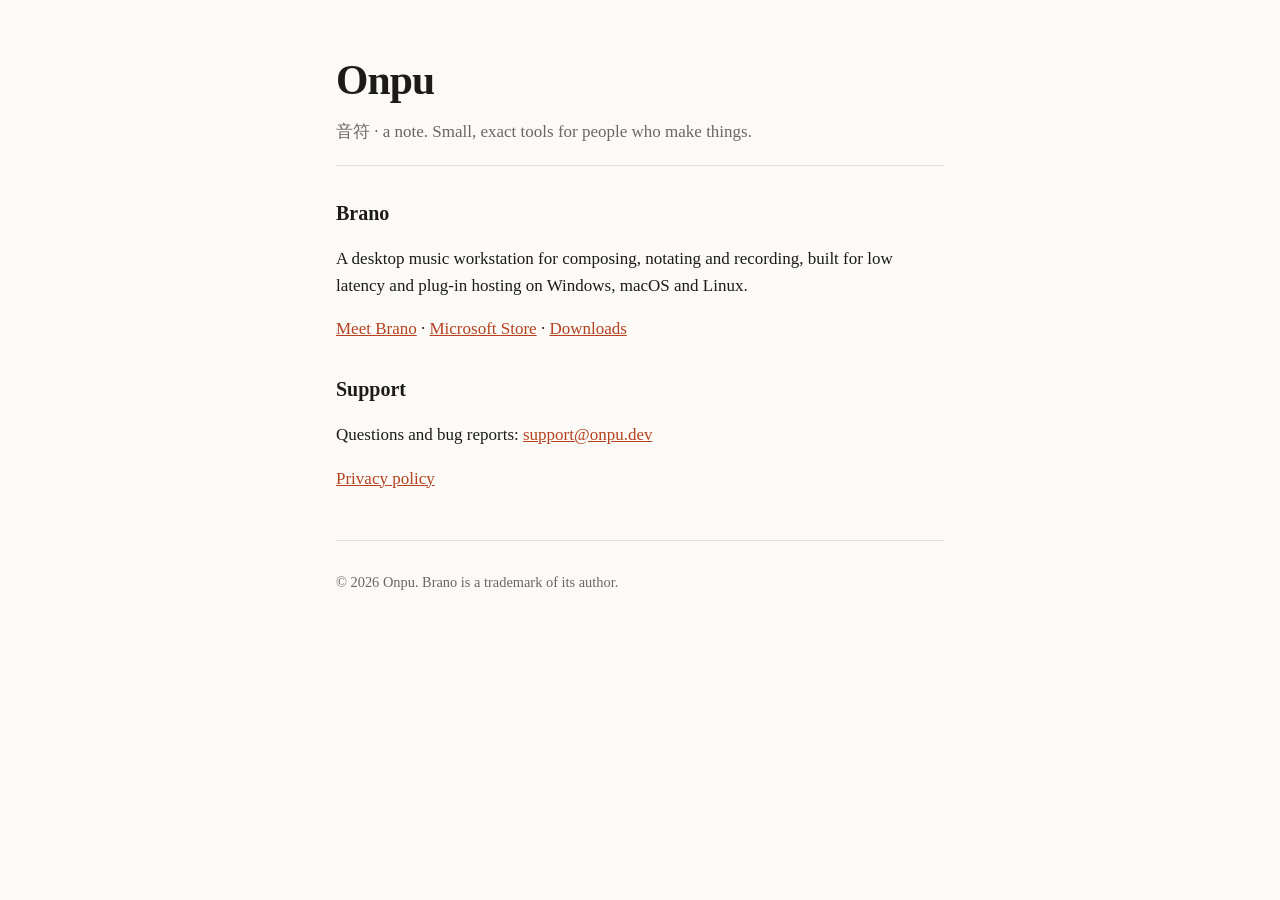
<file: index.html>
<!doctype html>
<html lang="en">
<head>
  <meta charset="utf-8">
  <meta name="viewport" content="width=device-width, initial-scale=1">
  <title>Onpu</title>
  <meta name="description" content="Onpu builds Brano, a desktop music workstation, and other tools for people who make things.">
  <link rel="stylesheet" href="style.css">
</head>
<body>
  <header>
    <h1>Onpu</h1>
    <p class="tagline">音符 · a note. Small, exact tools for people who make things.</p>
  </header>
  <main>
    <section>
      <h2>Brano</h2>
      <p>A desktop music workstation for composing, notating and recording, built for low latency and plug-in hosting on Windows, macOS and Linux.</p>
      <p><a href="brano/">Meet Brano</a> · <a href="https://apps.microsoft.com/detail/9n48c2ch9b61">Microsoft Store</a> · <a href="brano/#download">Downloads</a></p>
    </section>
    <section>
      <h2>Support</h2>
      <p>Questions and bug reports: <a href="mailto:support@onpu.dev">support@onpu.dev</a></p>
      <p><a href="privacy.html">Privacy policy</a></p>
    </section>
  </main>
  <footer>
    <p>© 2026 Onpu. Brano is a trademark of its author.</p>
  </footer>
</body>
</html>
</file>
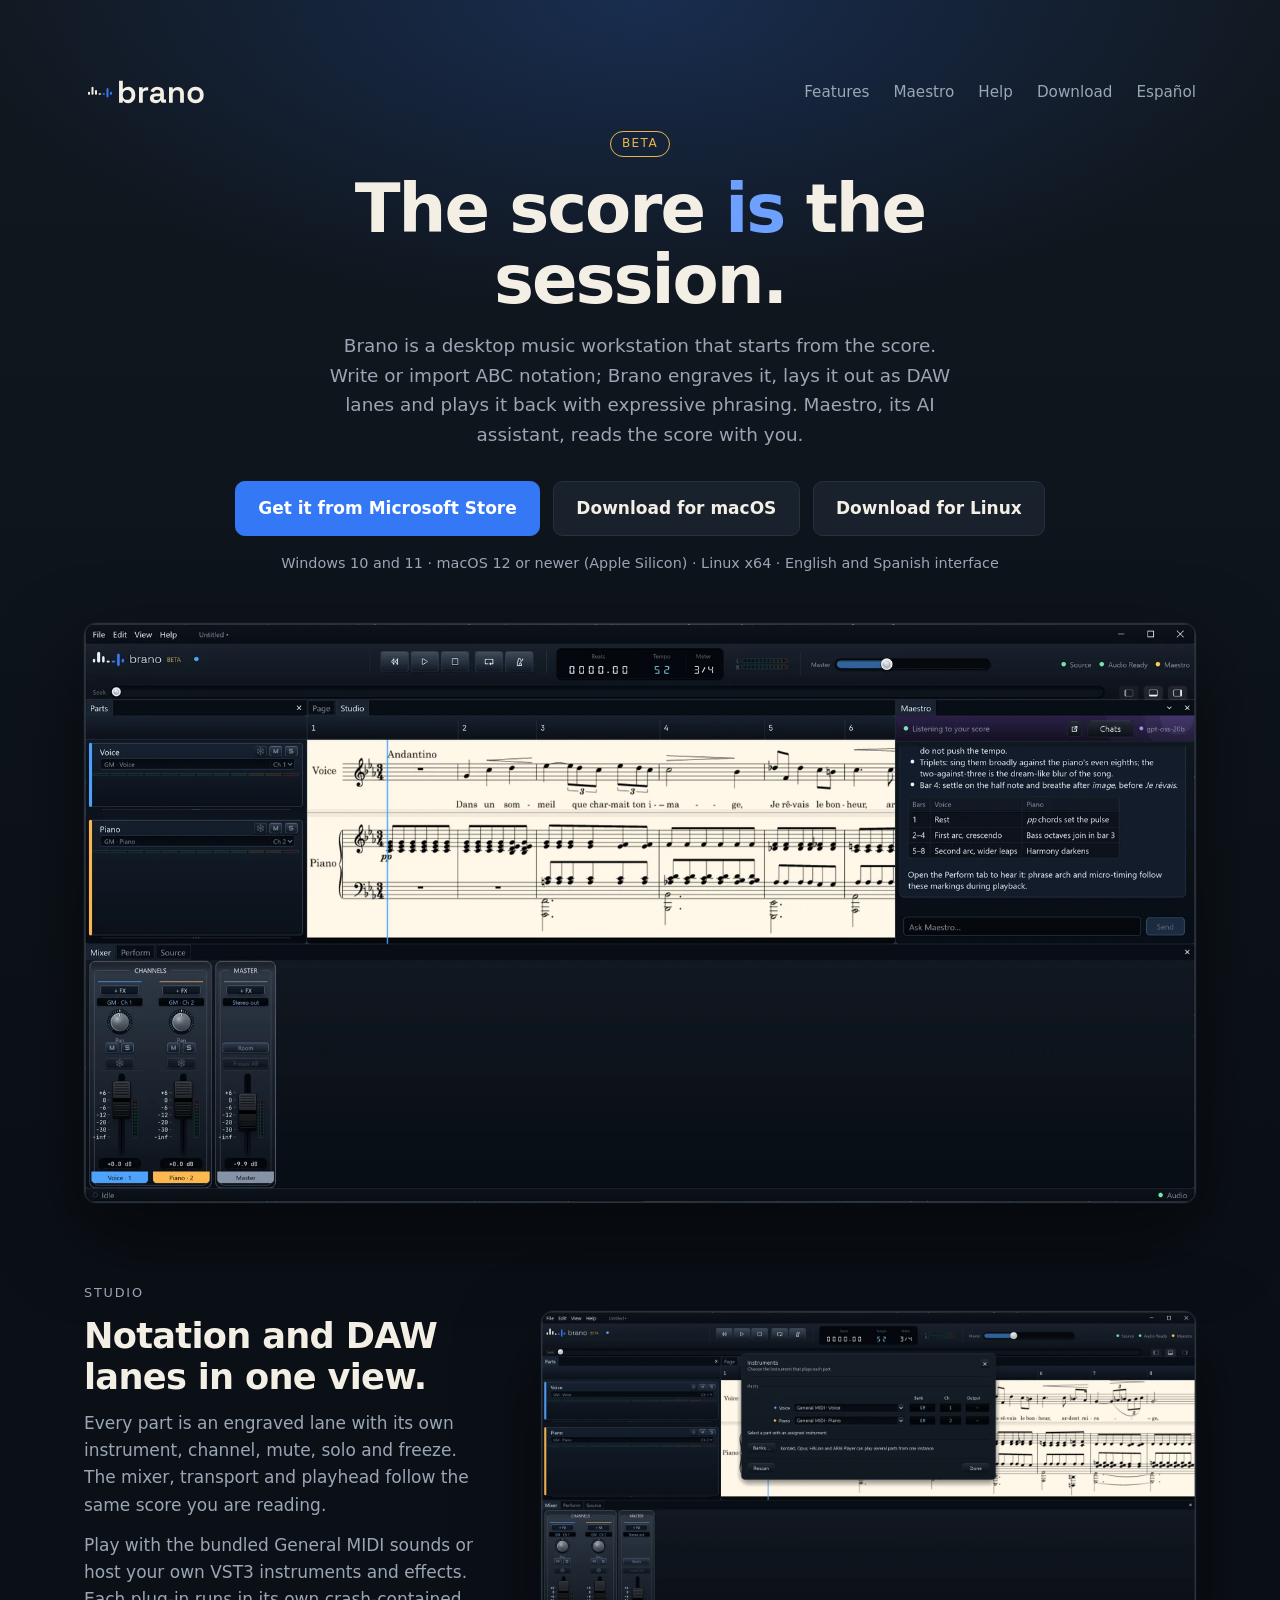
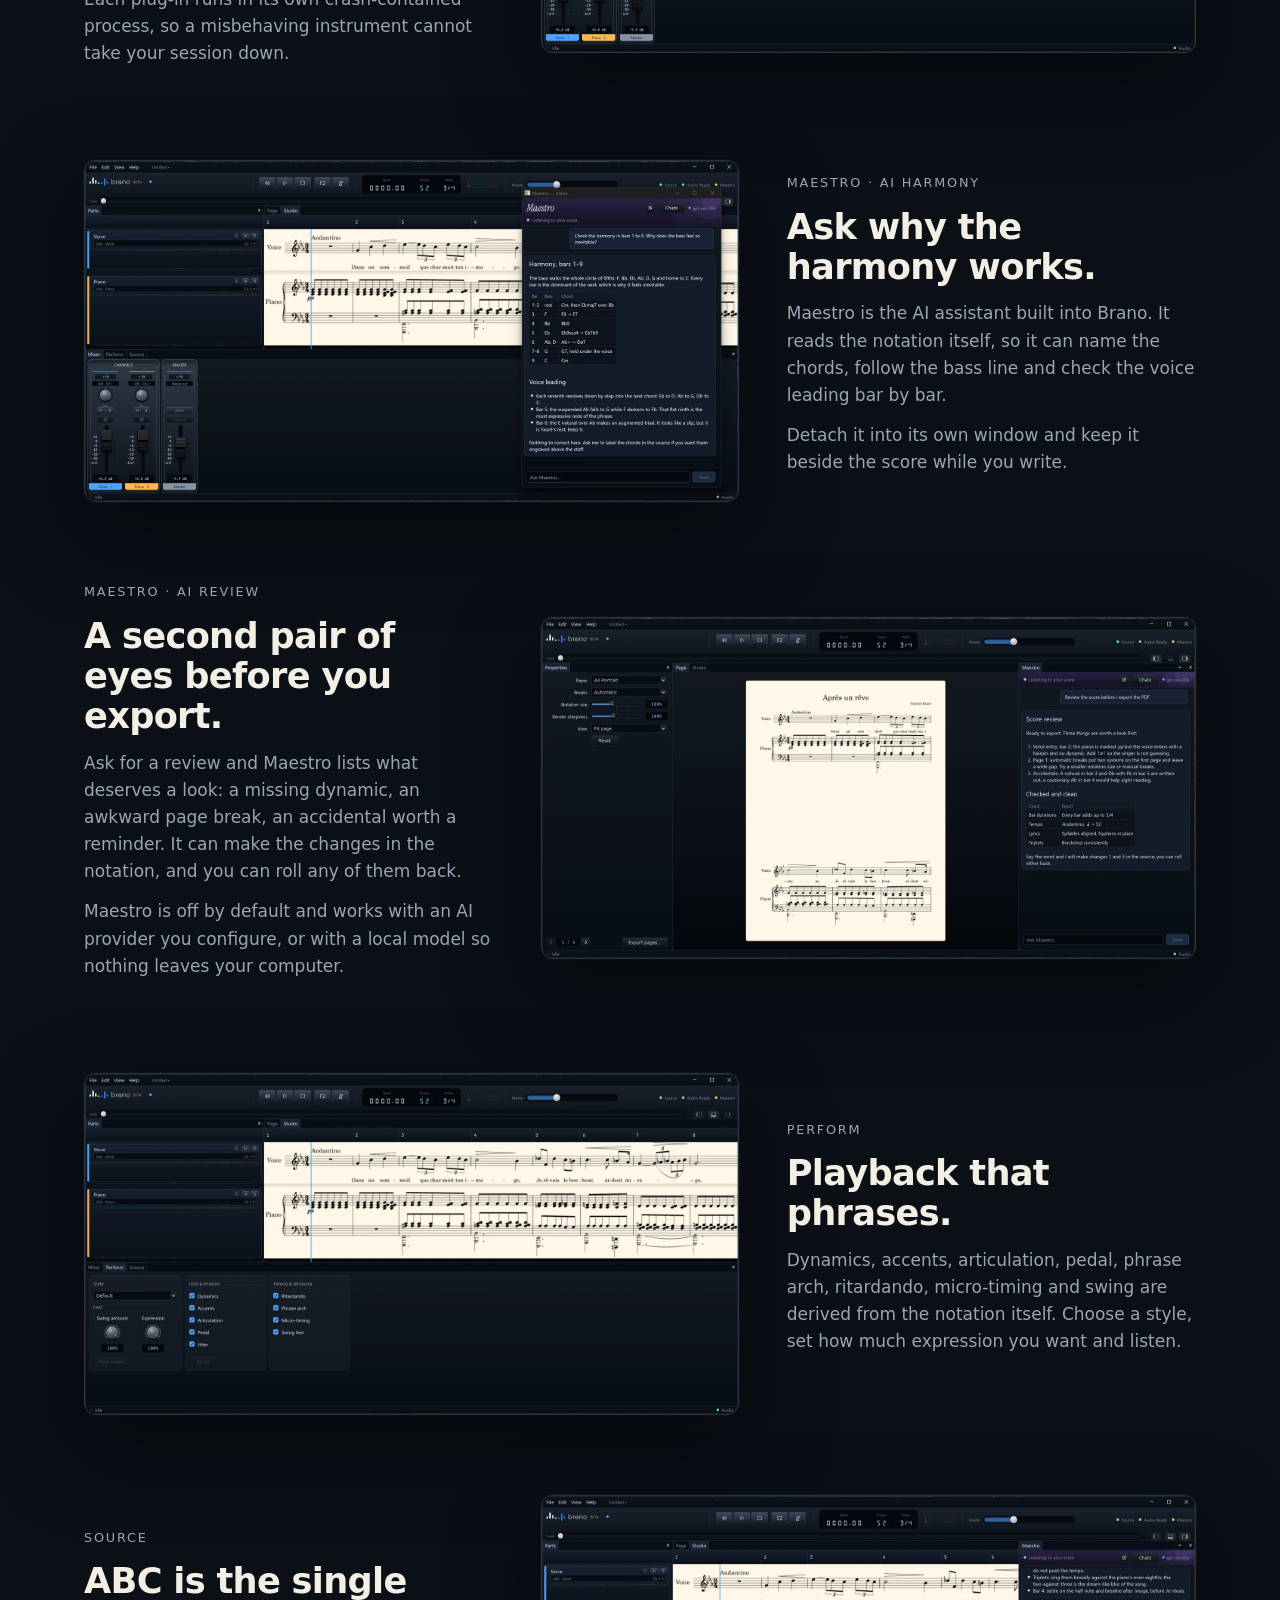
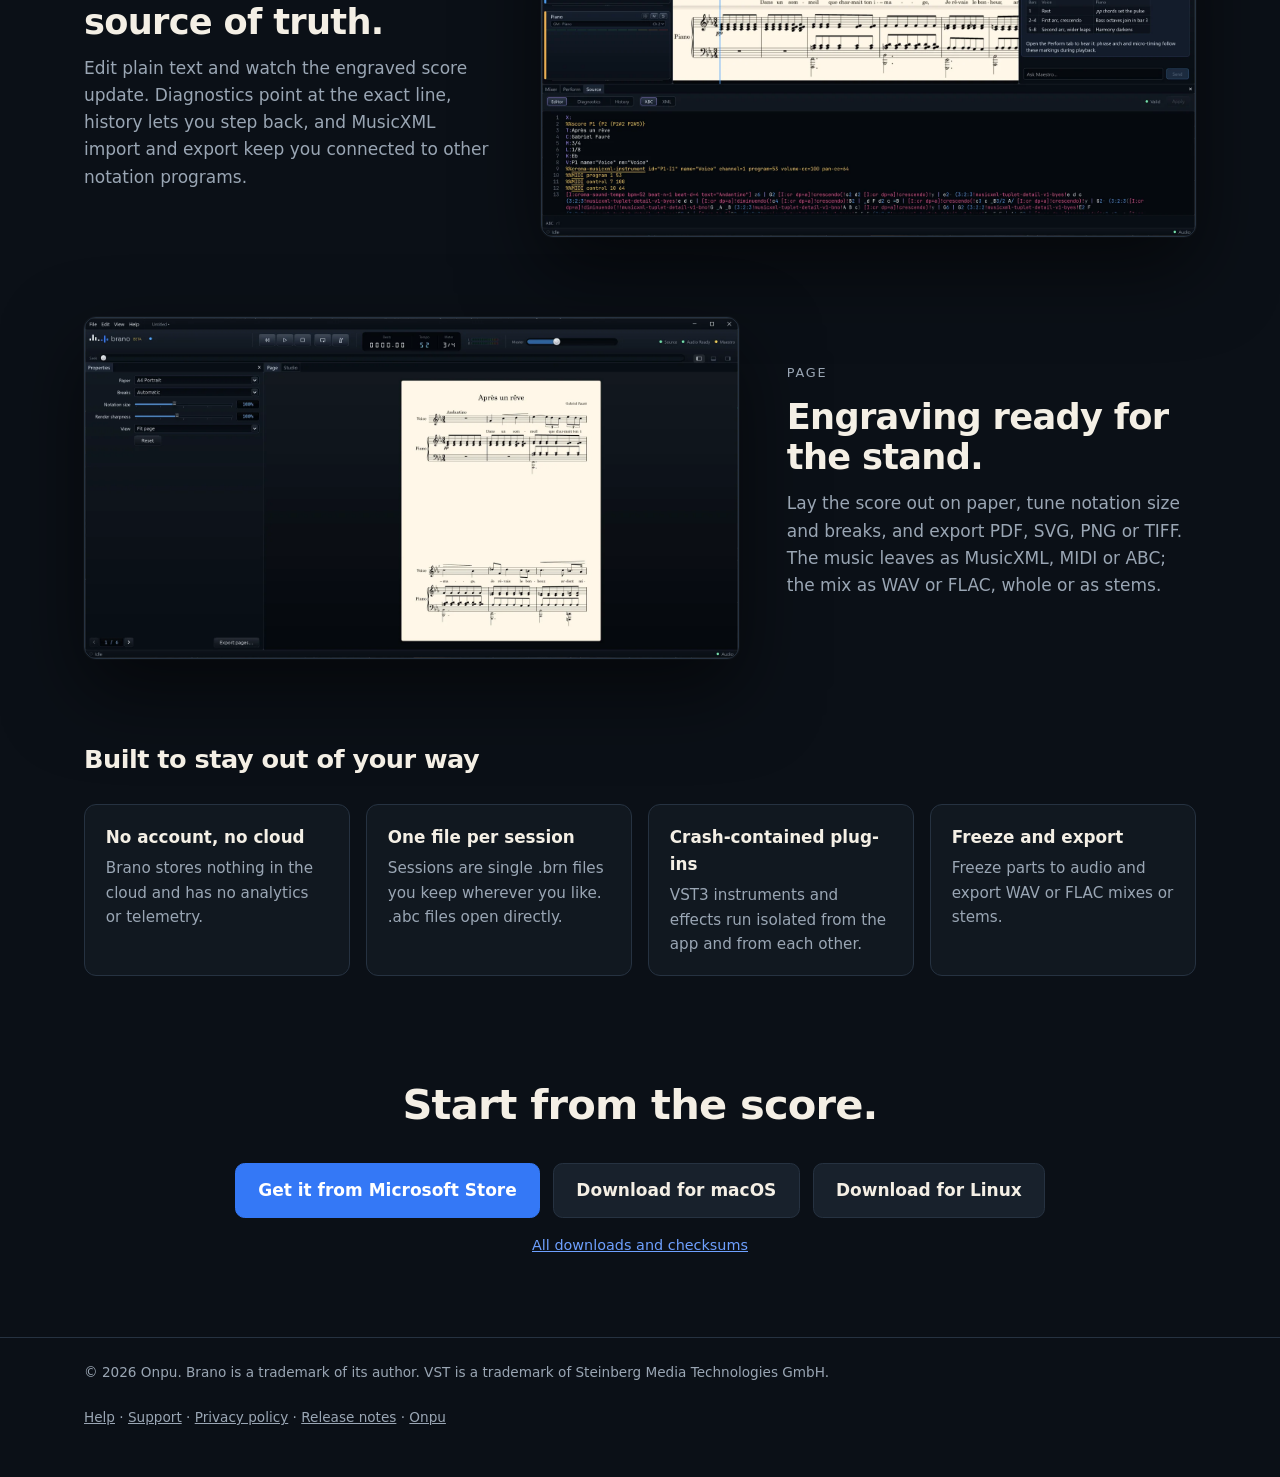
<file: brano/index.html>
<!doctype html>
<html lang="en">
<head>
  <meta charset="utf-8">
  <meta name="viewport" content="width=device-width, initial-scale=1">
  <title>Brano · Score-first music workstation</title>
  <meta name="description" content="Brano is a desktop music workstation that starts from the score: ABC notation in, engraved pages and expressive VST3 playback out.">
  <meta name="theme-color" content="#111820">
  <meta property="og:title" content="Brano · Score-first music workstation">
  <meta property="og:description" content="Brano is a desktop music workstation that starts from the score: ABC notation in, engraved pages and expressive VST3 playback out.">
  <meta property="og:image" content="https://onpu.dev/brano/img/brano-hero.webp">
  <meta property="og:url" content="https://onpu.dev/brano/">
  <link rel="alternate" hreflang="en" href="https://onpu.dev/brano/">
  <link rel="alternate" hreflang="es" href="https://onpu.dev/brano/es/">
  <link rel="icon" type="image/svg+xml" href="img/brano-icon.svg">
  <link rel="stylesheet" href="brano.css">
</head>
<body>
  <header class="hero">
    <div class="wrap">
      <nav class="nav">
        <a href="./"><img src="img/brano-lockup.svg" width="125" height="32" alt="Brano"></a>
        <ul>
          <li class="opt"><a href="#studio">Features</a></li>
          <li class="opt"><a href="#maestro">Maestro</a></li>
          <li><a href="help/">Help</a></li>
          <li><a href="download/">Download</a></li>
          <li><a href="es/" hreflang="es">Español</a></li>
        </ul>
      </nav>
      <span class="badge">Beta</span>
      <h1>The score <em>is</em> the session.</h1>
      <p class="lede">Brano is a desktop music workstation that starts from the score. Write or import ABC notation; Brano engraves it, lays it out as DAW lanes and plays it back with expressive phrasing. Maestro, its AI assistant, reads the score with you.</p>
      <div class="cta">
        <a class="btn primary" href="https://apps.microsoft.com/detail/9n48c2ch9b61">Get it from Microsoft Store</a>
        <a class="btn" href="https://downloads.onpu.dev/brano/latest/Brano_arm64.dmg">Download for macOS</a>
        <a class="btn" href="https://downloads.onpu.dev/brano/latest/Brano_linux_x64.tar.gz">Download for Linux</a>
      </div>
      <p class="platforms">Windows 10 and 11 · macOS 12 or newer (Apple Silicon) · Linux x64 · English and Spanish interface</p>
      <div class="shot"><img src="img/brano-hero.webp" width="1728" height="900" alt="Brano Studio view: parts rail, engraved lanes, mixer and the Maestro pane"></div>
    </div>
  </header>
  <main>
    <section class="feature" id="studio">
      <div class="wrap row">
        <div class="copy">
          <p class="eyebrow">Studio</p>
          <h2>Notation and DAW lanes in one view.</h2>
          <p>Every part is an engraved lane with its own instrument, channel, mute, solo and freeze. The mixer, transport and playhead follow the same score you are reading.</p>
          <p>Play with the bundled General MIDI sounds or host your own VST3 instruments and effects. Each plug-in runs in its own crash-contained process, so a misbehaving instrument cannot take your session down.</p>
        </div>
        <div class="shot"><img src="img/brano-instruments.webp" width="1728" height="900" loading="lazy" alt="Instruments dialog over the Studio view: each part with its instrument, bank and channel"></div>
      </div>
    </section>
    <section class="feature" id="maestro">
      <div class="wrap row">
        <div class="copy">
          <p class="eyebrow">Maestro · AI harmony</p>
          <h2>Ask why the harmony works.</h2>
          <p>Maestro is the AI assistant built into Brano. It reads the notation itself, so it can name the chords, follow the bass line and check the voice leading bar by bar.</p>
          <p>Detach it into its own window and keep it beside the score while you write.</p>
        </div>
        <div class="shot"><img src="img/brano-maestro-harmony.webp" width="1728" height="900" loading="lazy" alt="Maestro in its own window explaining the harmony of bars 1 to 9 over the Studio view"></div>
      </div>
    </section>
    <section class="feature" id="review">
      <div class="wrap row">
        <div class="copy">
          <p class="eyebrow">Maestro · AI review</p>
          <h2>A second pair of eyes before you export.</h2>
          <p>Ask for a review and Maestro lists what deserves a look: a missing dynamic, an awkward page break, an accidental worth a reminder. It can make the changes in the notation, and you can roll any of them back.</p>
          <p>Maestro is off by default and works with an AI provider you configure, or with a local model so nothing leaves your computer.</p>
        </div>
        <div class="shot"><img src="img/brano-maestro-review.webp" width="1728" height="900" loading="lazy" alt="Maestro reviewing the score next to the engraved page"></div>
      </div>
    </section>
    <section class="feature" id="perform">
      <div class="wrap row">
        <div class="copy">
          <p class="eyebrow">Perform</p>
          <h2>Playback that phrases.</h2>
          <p>Dynamics, accents, articulation, pedal, phrase arch, ritardando, micro-timing and swing are derived from the notation itself. Choose a style, set how much expression you want and listen.</p>
        </div>
        <div class="shot"><img src="img/brano-perform.webp" width="1728" height="900" loading="lazy" alt="Perform tab with style, feel, interpretation and timing controls"></div>
      </div>
    </section>
    <section class="feature" id="source">
      <div class="wrap row">
        <div class="copy">
          <p class="eyebrow">Source</p>
          <h2>ABC is the single source of truth.</h2>
          <p>Edit plain text and watch the engraved score update. Diagnostics point at the exact line, history lets you step back, and MusicXML import and export keep you connected to other notation programs.</p>
        </div>
        <div class="shot"><img src="img/brano-source.webp" width="1728" height="900" loading="lazy" alt="ABC source editor under the engraved page"></div>
      </div>
    </section>
    <section class="feature" id="page">
      <div class="wrap row">
        <div class="copy">
          <p class="eyebrow">Page</p>
          <h2>Engraving ready for the stand.</h2>
          <p>Lay the score out on paper, tune notation size and breaks, and export PDF, SVG, PNG or TIFF. The music leaves as MusicXML, MIDI or ABC; the mix as WAV or FLAC, whole or as stems.</p>
        </div>
        <div class="shot"><img src="img/brano-page.webp" width="1728" height="900" loading="lazy" alt="Engraved page view with page properties"></div>
      </div>
    </section>
    <section class="grid">
      <div class="wrap">
        <h2>Built to stay out of your way</h2>
        <div class="cards">
        <div class="card"><h3>No account, no cloud</h3><p>Brano stores nothing in the cloud and has no analytics or telemetry.</p></div>
        <div class="card"><h3>One file per session</h3><p>Sessions are single .brn files you keep wherever you like. .abc files open directly.</p></div>
        <div class="card"><h3>Crash-contained plug-ins</h3><p>VST3 instruments and effects run isolated from the app and from each other.</p></div>
        <div class="card"><h3>Freeze and export</h3><p>Freeze parts to audio and export WAV or FLAC mixes or stems.</p></div>
        </div>
      </div>
    </section>
    <section class="closing" id="download">
      <div class="wrap">
        <h2>Start from the score.</h2>
        <div class="cta">
          <a class="btn primary" href="https://apps.microsoft.com/detail/9n48c2ch9b61">Get it from Microsoft Store</a>
          <a class="btn" href="https://downloads.onpu.dev/brano/latest/Brano_arm64.dmg">Download for macOS</a>
          <a class="btn" href="https://downloads.onpu.dev/brano/latest/Brano_linux_x64.tar.gz">Download for Linux</a>
        </div>
        <p class="platforms"><a href="download/">All downloads and checksums</a></p>
      </div>
    </section>
  </main>
  <footer>
    <div class="wrap">
      <span>© 2026 Onpu. Brano is a trademark of its author. VST is a trademark of Steinberg Media Technologies GmbH.</span>
      <span><a href="help/">Help</a> · <a href="mailto:support@onpu.dev">Support</a> · <a href="https://onpu.dev/privacy.html">Privacy policy</a> · <a href="releases/">Release notes</a> · <a href="https://onpu.dev/">Onpu</a></span>
    </div>
  </footer>
</body>
</html>
</file>
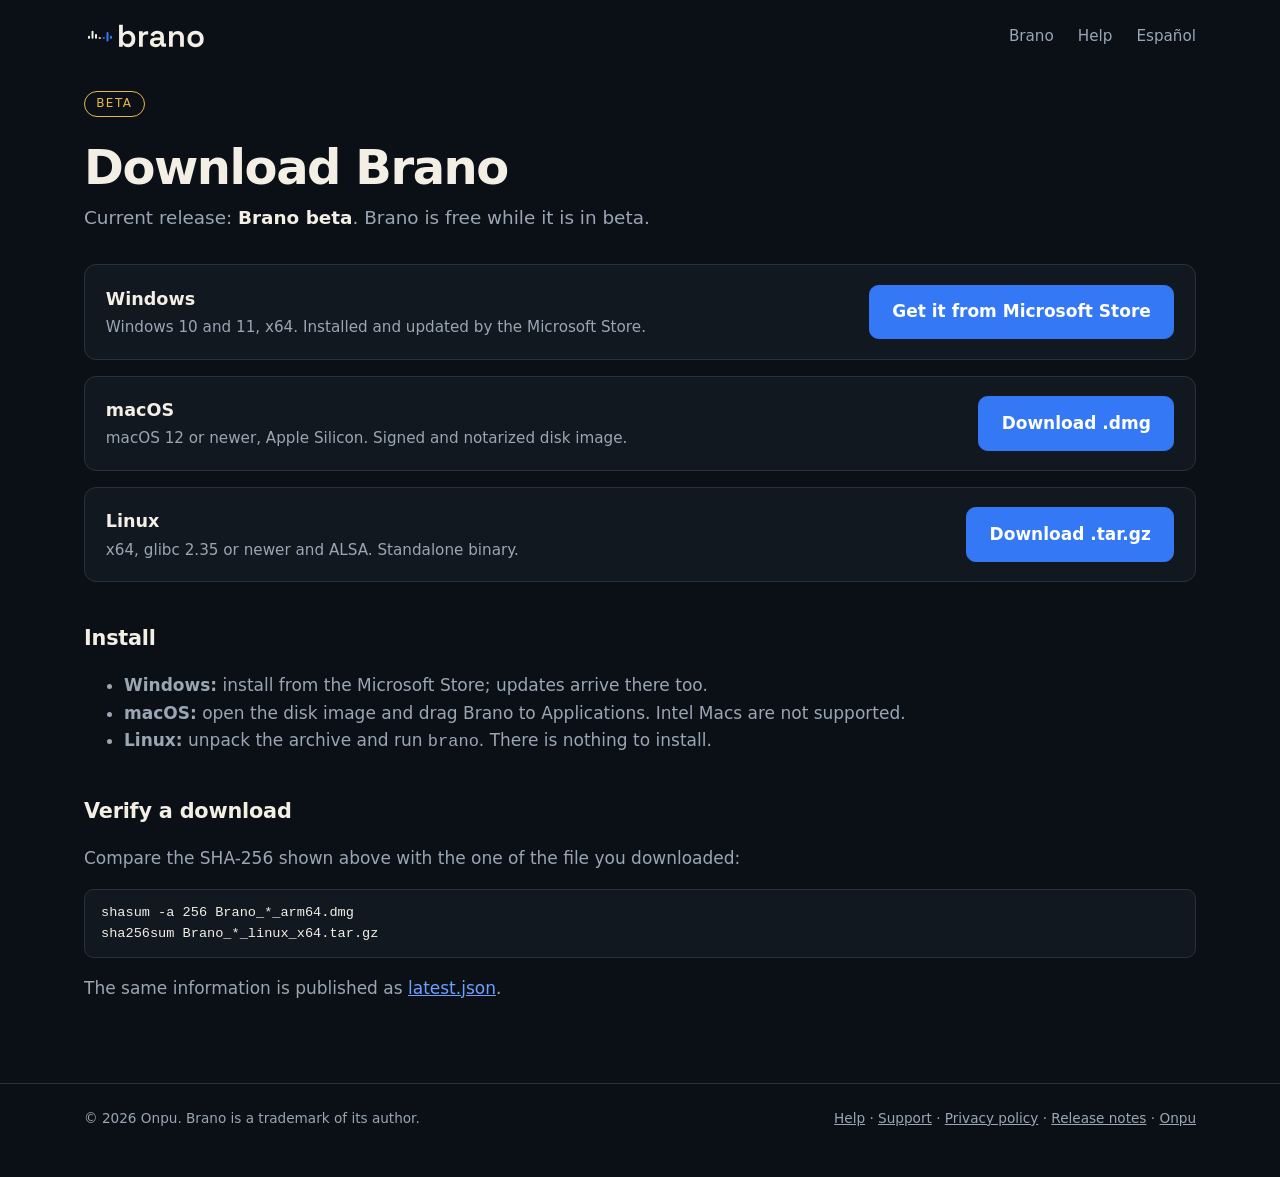
<file: brano/download/index.html>
<!doctype html>
<html lang="en">
<head>
  <meta charset="utf-8">
  <meta name="viewport" content="width=device-width, initial-scale=1">
  <title>Download Brano · Windows, macOS and Linux</title>
  <meta name="description" content="Download the current Brano beta for Windows, macOS (Apple Silicon) and Linux x64, with file sizes and SHA-256 checksums.">
  <meta name="theme-color" content="#111820">
  <meta property="og:title" content="Download Brano · Windows, macOS and Linux">
  <meta property="og:description" content="Download the current Brano beta for Windows, macOS (Apple Silicon) and Linux x64, with file sizes and SHA-256 checksums.">
  <meta property="og:image" content="https://onpu.dev/brano/img/brano-hero.webp">
  <meta property="og:url" content="https://onpu.dev/brano/download/">
  <link rel="alternate" hreflang="en" href="https://onpu.dev/brano/download/">
  <link rel="alternate" hreflang="es" href="https://onpu.dev/brano/es/download/">
  <link rel="icon" type="image/svg+xml" href="../img/brano-icon.svg">
  <link rel="stylesheet" href="../brano.css">
  <link rel="stylesheet" href="../download/download.css">
</head>
<body>
  <header>
    <div class="wrap">
      <nav class="nav">
        <a href="../"><img src="../img/brano-lockup.svg" width="125" height="32" alt="Brano"></a>
        <ul>
          <li><a href="../">Brano</a></li>
          <li><a href="../help/">Help</a></li>
          <li><a href="../es/download/" hreflang="es">Español</a></li>
        </ul>
      </nav>
    </div>
  </header>
  <main class="downloads">
    <div class="wrap">
      <span class="badge">Beta</span>
      <h1>Download Brano</h1>
      <p class="lede">Current release: <span class="release">Brano <span data-version>beta</span></span>. Brano is free while it is in beta.</p>
      <div class="files">
        <div class="file">
          <div>
            <h3>Windows</h3>
            <p class="req">Windows 10 and 11, x64. Installed and updated by the Microsoft Store.</p>
          </div>
          <a class="btn primary" href="https://apps.microsoft.com/detail/9n48c2ch9b61">Get it from Microsoft Store</a>
        </div>
        <div class="file" data-file="macos_arm64">
          <div>
            <h3>macOS</h3>
            <p class="req">macOS 12 or newer, Apple Silicon. Signed and notarized disk image.</p>
          </div>
          <a class="btn primary" href="https://downloads.onpu.dev/brano/latest/Brano_arm64.dmg">Download .dmg</a>
          <p class="meta" hidden>File: <code data-name></code> · Size: <span data-size></span><br>SHA-256: <code data-sha256></code></p>
        </div>
        <div class="file" data-file="linux_x64">
          <div>
            <h3>Linux</h3>
            <p class="req">x64, glibc 2.35 or newer and ALSA. Standalone binary.</p>
          </div>
          <a class="btn primary" href="https://downloads.onpu.dev/brano/latest/Brano_linux_x64.tar.gz">Download .tar.gz</a>
          <p class="meta" hidden>File: <code data-name></code> · Size: <span data-size></span><br>SHA-256: <code data-sha256></code></p>
        </div>
      </div>

      <h2>Install</h2>
      <ul>
        <li><strong>Windows:</strong> install from the Microsoft Store; updates arrive there too.</li>
        <li><strong>macOS:</strong> open the disk image and drag Brano to Applications. Intel Macs are not supported.</li>
        <li><strong>Linux:</strong> unpack the archive and run <code>brano</code>. There is nothing to install.</li>
      </ul>

      <h2>Verify a download</h2>
      <p>Compare the SHA-256 shown above with the one of the file you downloaded:</p>
      <pre>shasum -a 256 Brano_*_arm64.dmg
sha256sum Brano_*_linux_x64.tar.gz</pre>
      <p>The same information is published as <a href="https://downloads.onpu.dev/brano/latest/latest.json">latest.json</a>.</p>
    </div>
  </main>
  <footer>
    <div class="wrap">
      <span>© 2026 Onpu. Brano is a trademark of its author.</span>
      <span><a href="../help/">Help</a> · <a href="mailto:support@onpu.dev">Support</a> · <a href="https://onpu.dev/privacy.html">Privacy policy</a> · <a href="../releases/">Release notes</a> · <a href="https://onpu.dev/">Onpu</a></span>
    </div>
  </footer>
  <script src="../download/download.js" defer></script>
</body>
</html>
</file>
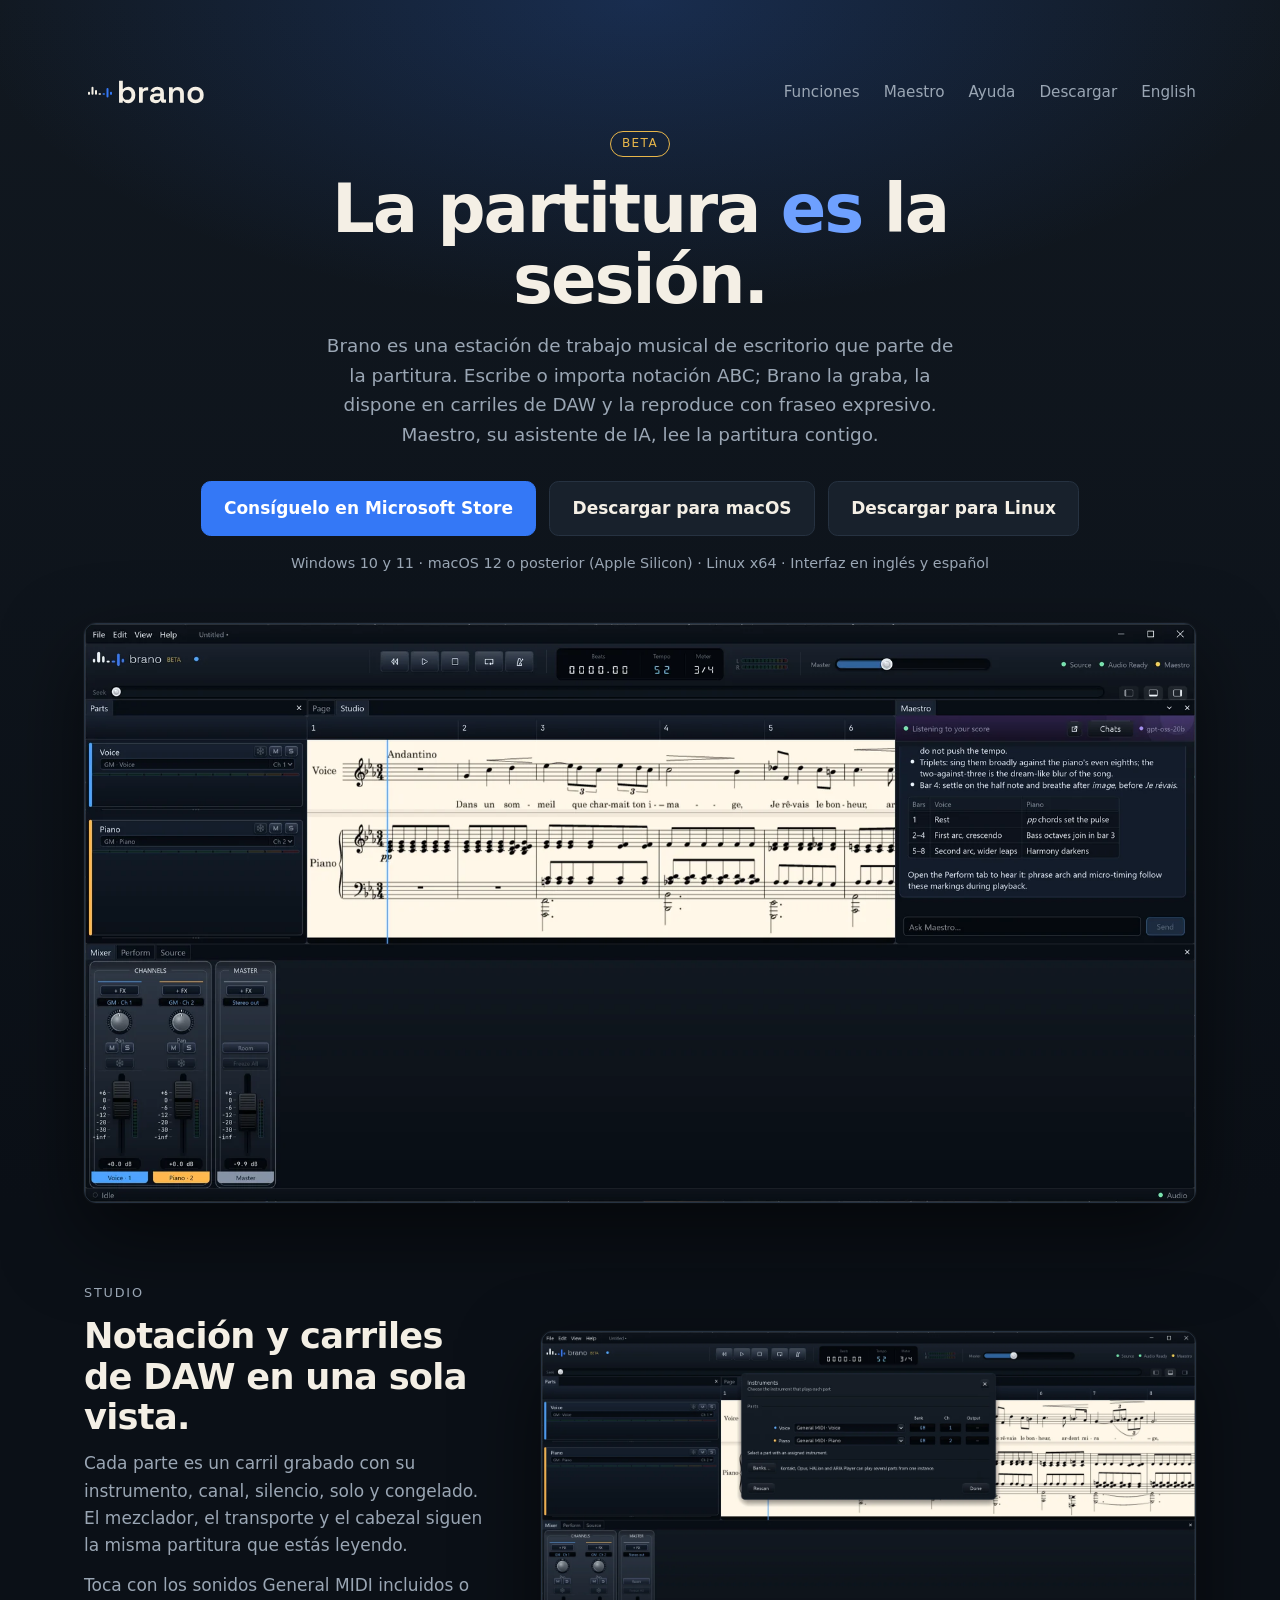
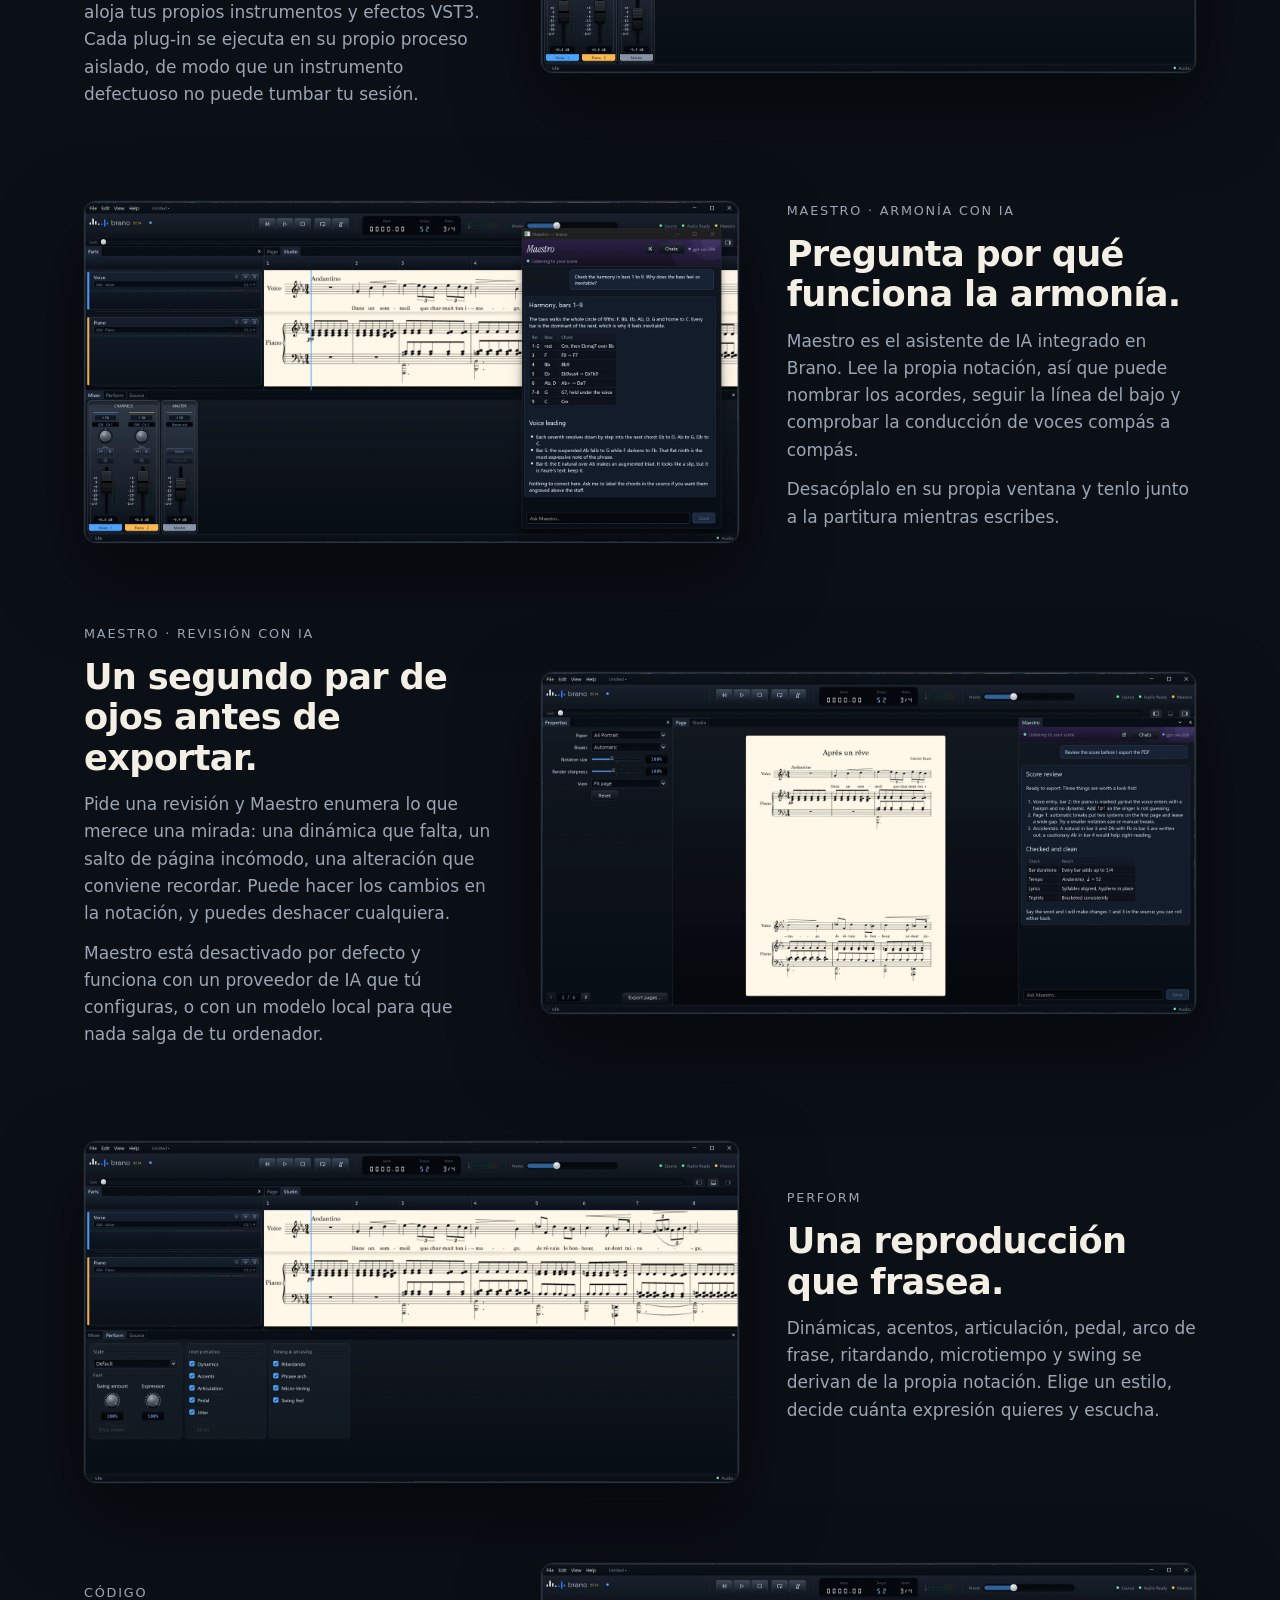
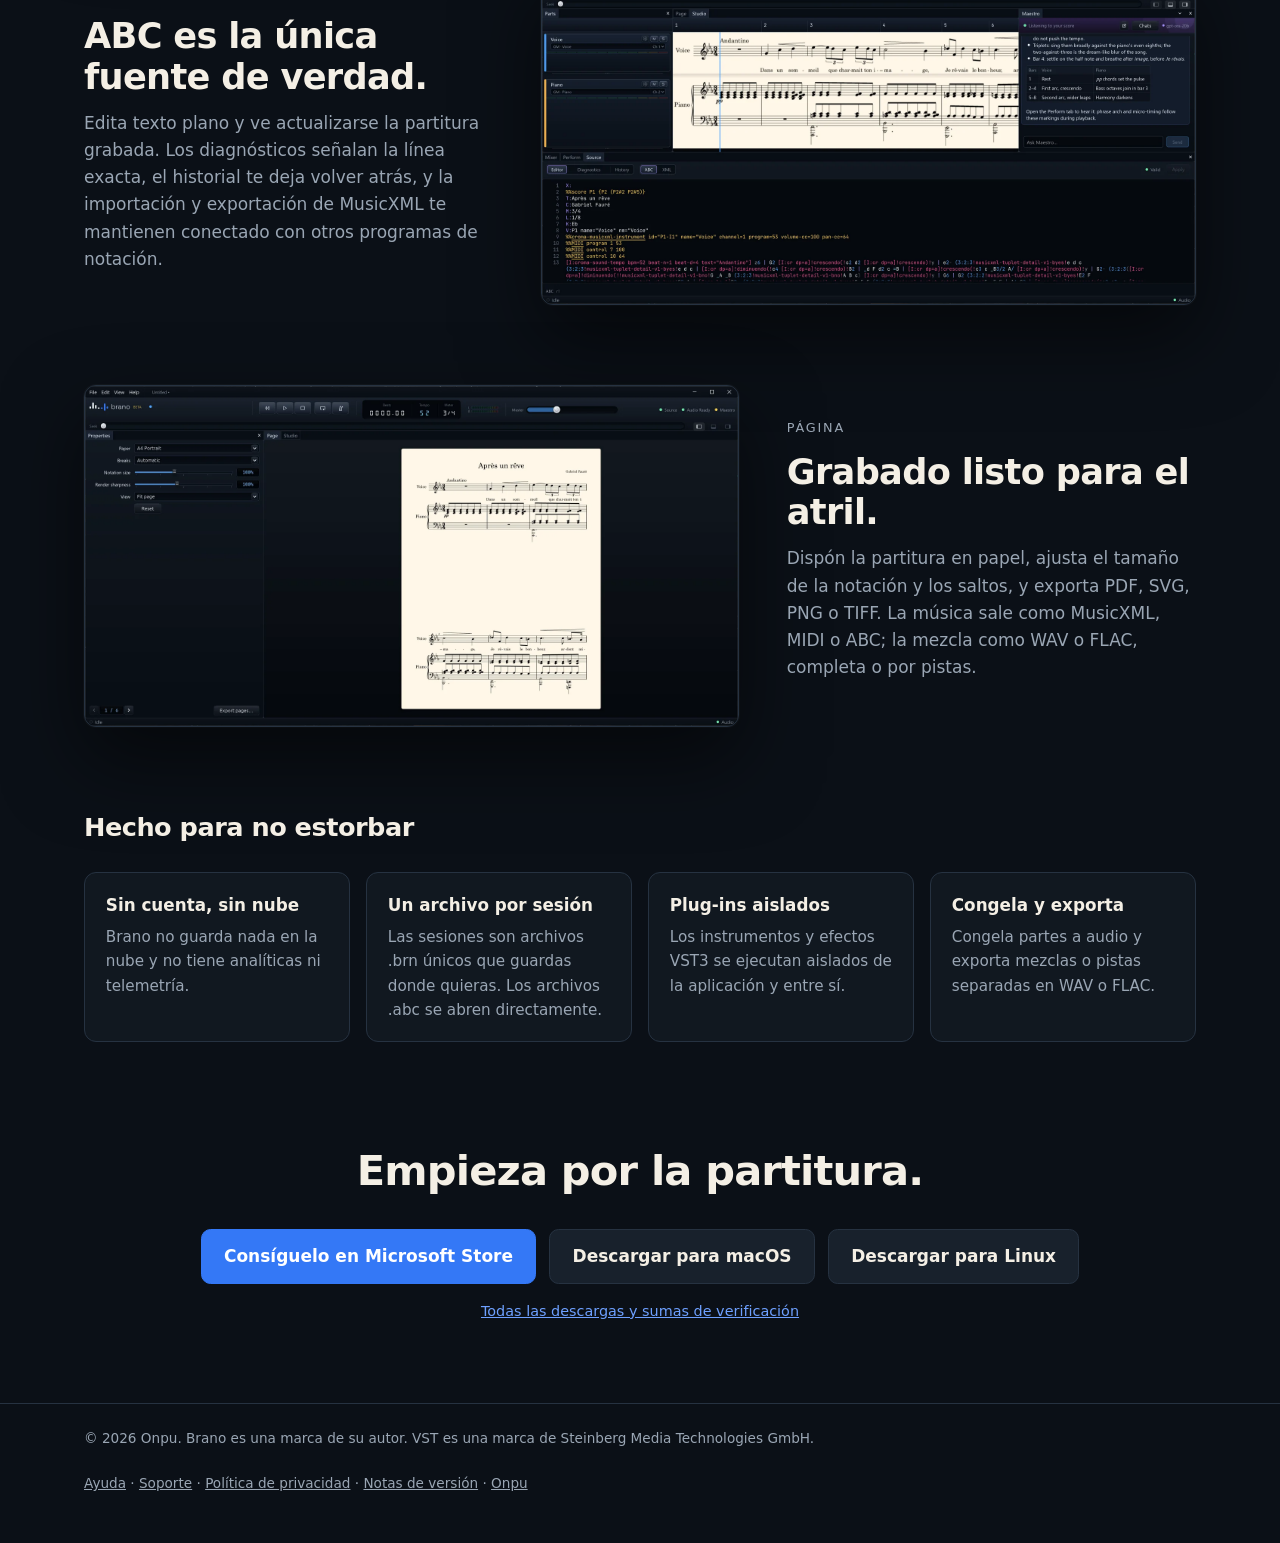
<file: brano/es/index.html>
<!doctype html>
<html lang="es">
<head>
  <meta charset="utf-8">
  <meta name="viewport" content="width=device-width, initial-scale=1">
  <title>Brano · Estación de trabajo musical que parte de la partitura</title>
  <meta name="description" content="Brano es una estación de trabajo musical de escritorio que parte de la partitura: notación ABC, páginas grabadas y reproducción expresiva con VST3.">
  <meta name="theme-color" content="#111820">
  <meta property="og:title" content="Brano · Estación de trabajo musical que parte de la partitura">
  <meta property="og:description" content="Brano es una estación de trabajo musical de escritorio que parte de la partitura: notación ABC, páginas grabadas y reproducción expresiva con VST3.">
  <meta property="og:image" content="https://onpu.dev/brano/img/brano-hero.webp">
  <meta property="og:url" content="https://onpu.dev/brano/es/">
  <link rel="alternate" hreflang="en" href="https://onpu.dev/brano/">
  <link rel="alternate" hreflang="es" href="https://onpu.dev/brano/es/">
  <link rel="icon" type="image/svg+xml" href="../img/brano-icon.svg">
  <link rel="stylesheet" href="../brano.css">
</head>
<body>
  <header class="hero">
    <div class="wrap">
      <nav class="nav">
        <a href="../"><img src="../img/brano-lockup.svg" width="125" height="32" alt="Brano"></a>
        <ul>
          <li class="opt"><a href="#studio">Funciones</a></li>
          <li class="opt"><a href="#maestro">Maestro</a></li>
          <li><a href="help/">Ayuda</a></li>
          <li><a href="download/">Descargar</a></li>
          <li><a href="../" hreflang="en">English</a></li>
        </ul>
      </nav>
      <span class="badge">Beta</span>
      <h1>La partitura <em>es</em> la sesión.</h1>
      <p class="lede">Brano es una estación de trabajo musical de escritorio que parte de la partitura. Escribe o importa notación ABC; Brano la graba, la dispone en carriles de DAW y la reproduce con fraseo expresivo. Maestro, su asistente de IA, lee la partitura contigo.</p>
      <div class="cta">
        <a class="btn primary" href="https://apps.microsoft.com/detail/9n48c2ch9b61">Consíguelo en Microsoft Store</a>
        <a class="btn" href="https://downloads.onpu.dev/brano/latest/Brano_arm64.dmg">Descargar para macOS</a>
        <a class="btn" href="https://downloads.onpu.dev/brano/latest/Brano_linux_x64.tar.gz">Descargar para Linux</a>
      </div>
      <p class="platforms">Windows 10 y 11 · macOS 12 o posterior (Apple Silicon) · Linux x64 · Interfaz en inglés y español</p>
      <div class="shot"><img src="../img/brano-hero.webp" width="1728" height="900" alt="Vista Studio de Brano: partes, carriles grabados, mezclador y el panel Maestro"></div>
    </div>
  </header>
  <main>
    <section class="feature" id="studio">
      <div class="wrap row">
        <div class="copy">
          <p class="eyebrow">Studio</p>
          <h2>Notación y carriles de DAW en una sola vista.</h2>
          <p>Cada parte es un carril grabado con su instrumento, canal, silencio, solo y congelado. El mezclador, el transporte y el cabezal siguen la misma partitura que estás leyendo.</p>
          <p>Toca con los sonidos General MIDI incluidos o aloja tus propios instrumentos y efectos VST3. Cada plug-in se ejecuta en su propio proceso aislado, de modo que un instrumento defectuoso no puede tumbar tu sesión.</p>
        </div>
        <div class="shot"><img src="../img/brano-instruments.webp" width="1728" height="900" loading="lazy" alt="Diálogo de instrumentos sobre la vista Studio: cada parte con su instrumento, banco y canal"></div>
      </div>
    </section>
    <section class="feature" id="maestro">
      <div class="wrap row">
        <div class="copy">
          <p class="eyebrow">Maestro · Armonía con IA</p>
          <h2>Pregunta por qué funciona la armonía.</h2>
          <p>Maestro es el asistente de IA integrado en Brano. Lee la propia notación, así que puede nombrar los acordes, seguir la línea del bajo y comprobar la conducción de voces compás a compás.</p>
          <p>Desacóplalo en su propia ventana y tenlo junto a la partitura mientras escribes.</p>
        </div>
        <div class="shot"><img src="../img/brano-maestro-harmony.webp" width="1728" height="900" loading="lazy" alt="Maestro en su propia ventana explicando la armonía de los compases 1 a 9 sobre la vista Studio"></div>
      </div>
    </section>
    <section class="feature" id="review">
      <div class="wrap row">
        <div class="copy">
          <p class="eyebrow">Maestro · Revisión con IA</p>
          <h2>Un segundo par de ojos antes de exportar.</h2>
          <p>Pide una revisión y Maestro enumera lo que merece una mirada: una dinámica que falta, un salto de página incómodo, una alteración que conviene recordar. Puede hacer los cambios en la notación, y puedes deshacer cualquiera.</p>
          <p>Maestro está desactivado por defecto y funciona con un proveedor de IA que tú configuras, o con un modelo local para que nada salga de tu ordenador.</p>
        </div>
        <div class="shot"><img src="../img/brano-maestro-review.webp" width="1728" height="900" loading="lazy" alt="Maestro revisando la partitura junto a la página grabada"></div>
      </div>
    </section>
    <section class="feature" id="perform">
      <div class="wrap row">
        <div class="copy">
          <p class="eyebrow">Perform</p>
          <h2>Una reproducción que frasea.</h2>
          <p>Dinámicas, acentos, articulación, pedal, arco de frase, ritardando, microtiempo y swing se derivan de la propia notación. Elige un estilo, decide cuánta expresión quieres y escucha.</p>
        </div>
        <div class="shot"><img src="../img/brano-perform.webp" width="1728" height="900" loading="lazy" alt="Pestaña Perform con estilo, carácter, interpretación y tiempo"></div>
      </div>
    </section>
    <section class="feature" id="source">
      <div class="wrap row">
        <div class="copy">
          <p class="eyebrow">Código</p>
          <h2>ABC es la única fuente de verdad.</h2>
          <p>Edita texto plano y ve actualizarse la partitura grabada. Los diagnósticos señalan la línea exacta, el historial te deja volver atrás, y la importación y exportación de MusicXML te mantienen conectado con otros programas de notación.</p>
        </div>
        <div class="shot"><img src="../img/brano-source.webp" width="1728" height="900" loading="lazy" alt="Editor de código ABC bajo la página grabada"></div>
      </div>
    </section>
    <section class="feature" id="page">
      <div class="wrap row">
        <div class="copy">
          <p class="eyebrow">Página</p>
          <h2>Grabado listo para el atril.</h2>
          <p>Dispón la partitura en papel, ajusta el tamaño de la notación y los saltos, y exporta PDF, SVG, PNG o TIFF. La música sale como MusicXML, MIDI o ABC; la mezcla como WAV o FLAC, completa o por pistas.</p>
        </div>
        <div class="shot"><img src="../img/brano-page.webp" width="1728" height="900" loading="lazy" alt="Vista de página grabada con propiedades de página"></div>
      </div>
    </section>
    <section class="grid">
      <div class="wrap">
        <h2>Hecho para no estorbar</h2>
        <div class="cards">
        <div class="card"><h3>Sin cuenta, sin nube</h3><p>Brano no guarda nada en la nube y no tiene analíticas ni telemetría.</p></div>
        <div class="card"><h3>Un archivo por sesión</h3><p>Las sesiones son archivos .brn únicos que guardas donde quieras. Los archivos .abc se abren directamente.</p></div>
        <div class="card"><h3>Plug-ins aislados</h3><p>Los instrumentos y efectos VST3 se ejecutan aislados de la aplicación y entre sí.</p></div>
        <div class="card"><h3>Congela y exporta</h3><p>Congela partes a audio y exporta mezclas o pistas separadas en WAV o FLAC.</p></div>
        </div>
      </div>
    </section>
    <section class="closing" id="download">
      <div class="wrap">
        <h2>Empieza por la partitura.</h2>
        <div class="cta">
          <a class="btn primary" href="https://apps.microsoft.com/detail/9n48c2ch9b61">Consíguelo en Microsoft Store</a>
          <a class="btn" href="https://downloads.onpu.dev/brano/latest/Brano_arm64.dmg">Descargar para macOS</a>
          <a class="btn" href="https://downloads.onpu.dev/brano/latest/Brano_linux_x64.tar.gz">Descargar para Linux</a>
        </div>
        <p class="platforms"><a href="download/">Todas las descargas y sumas de verificación</a></p>
      </div>
    </section>
  </main>
  <footer>
    <div class="wrap">
      <span>© 2026 Onpu. Brano es una marca de su autor. VST es una marca de Steinberg Media Technologies GmbH.</span>
      <span><a href="help/">Ayuda</a> · <a href="mailto:support@onpu.dev">Soporte</a> · <a href="https://onpu.dev/privacy.html">Política de privacidad</a> · <a href="releases/">Notas de versión</a> · <a href="https://onpu.dev/">Onpu</a></span>
    </div>
  </footer>
</body>
</html>
</file>
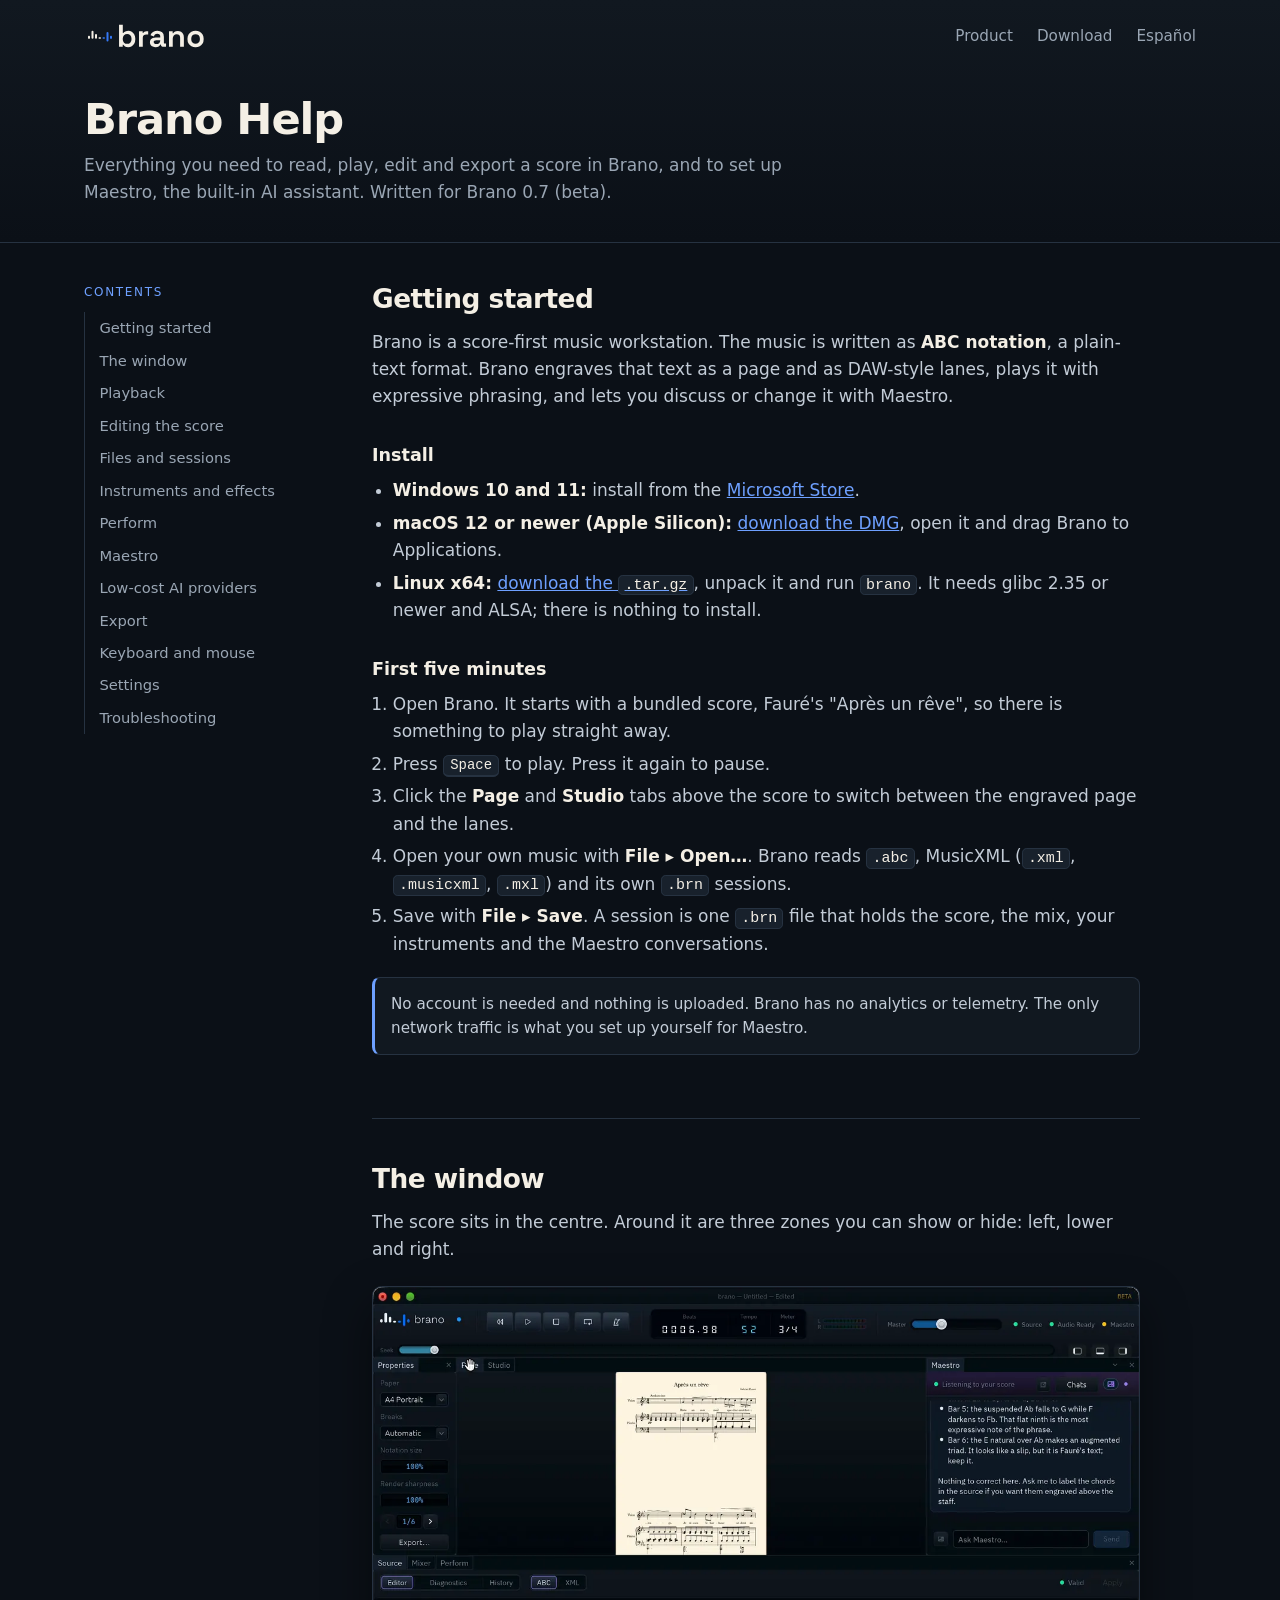
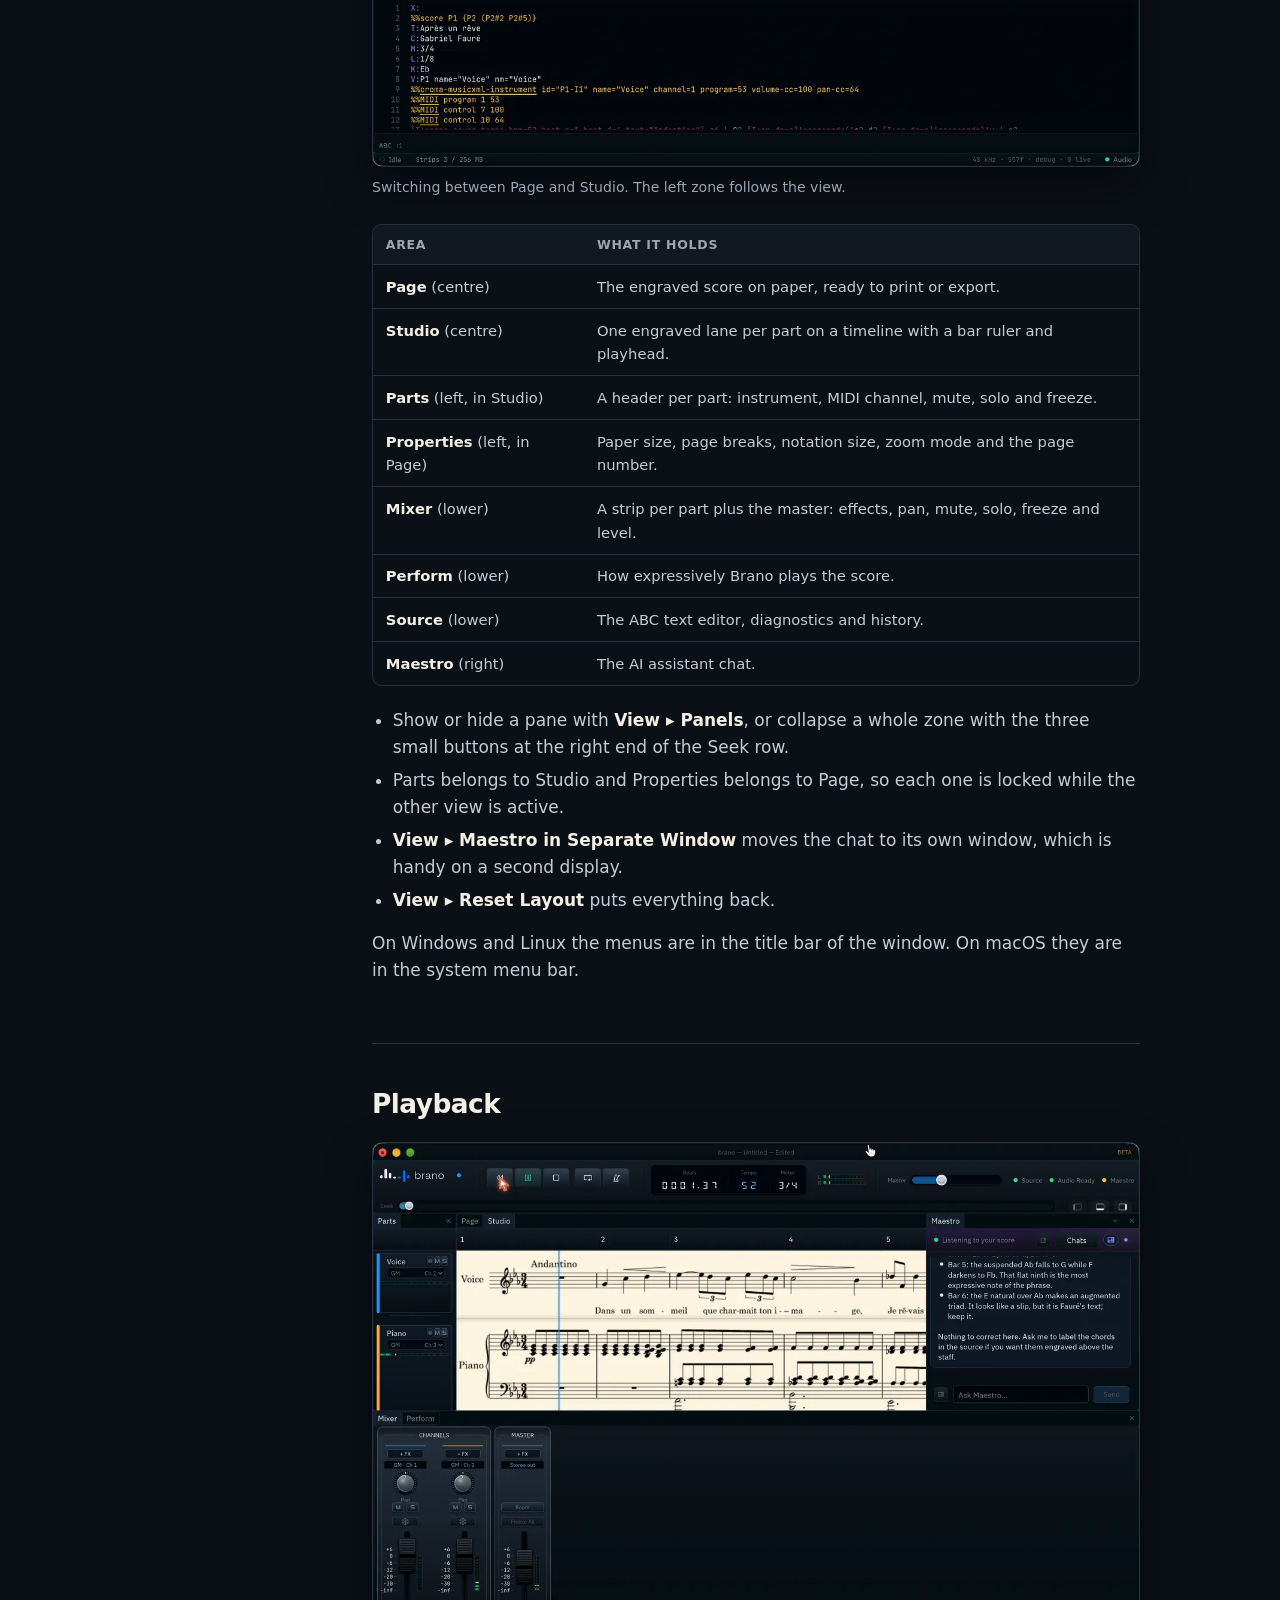
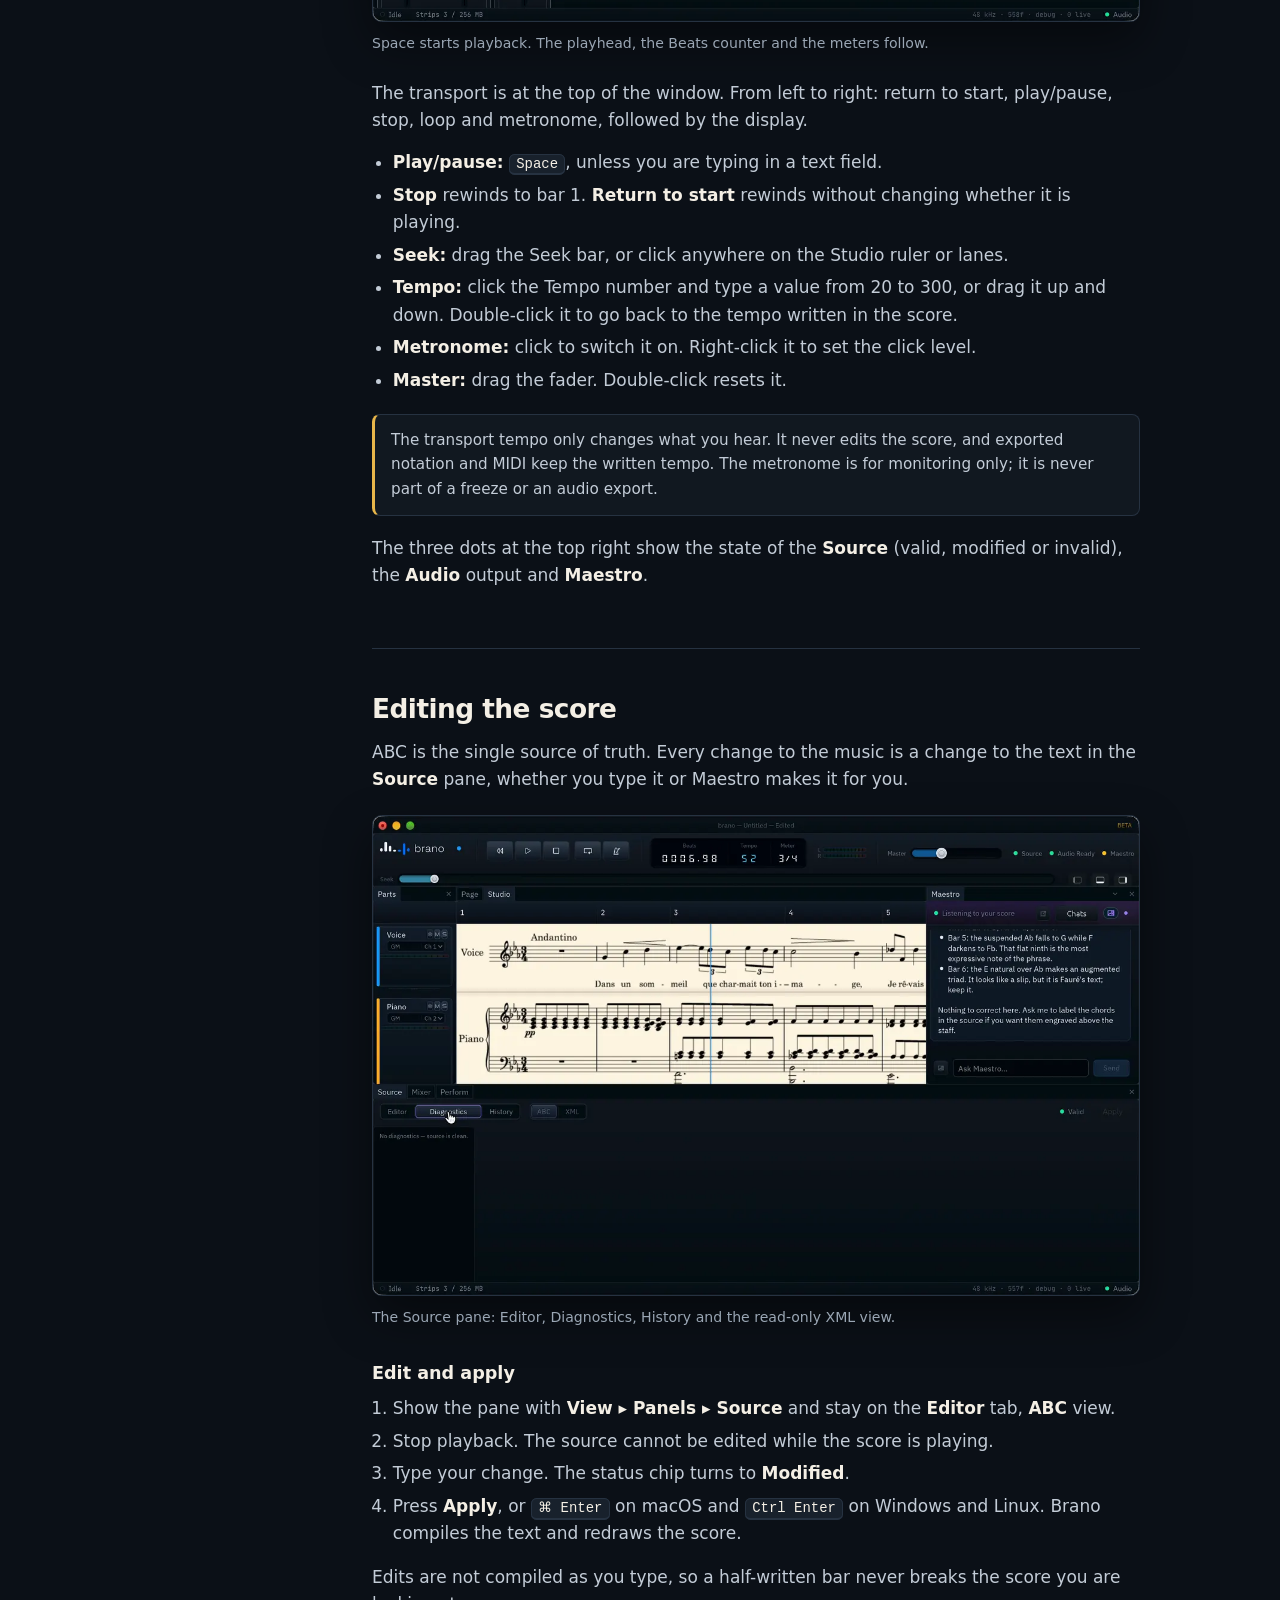
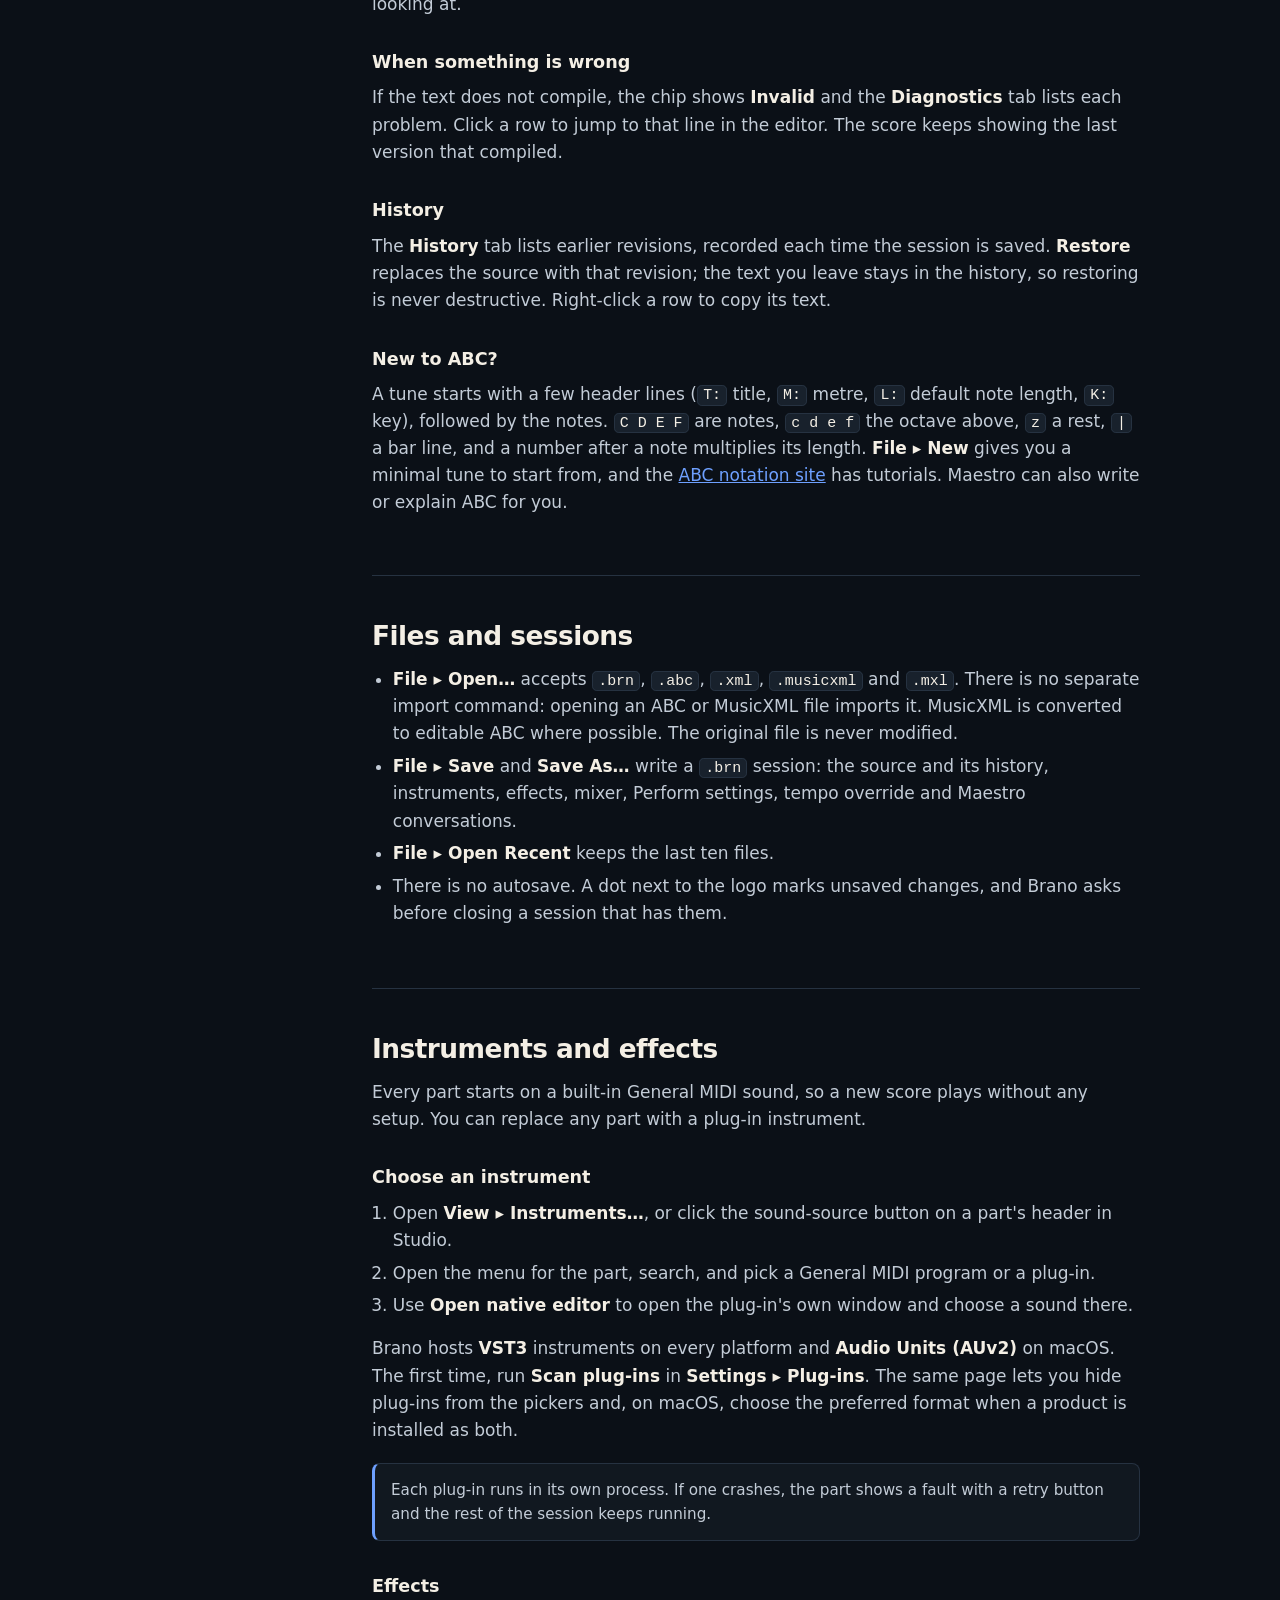
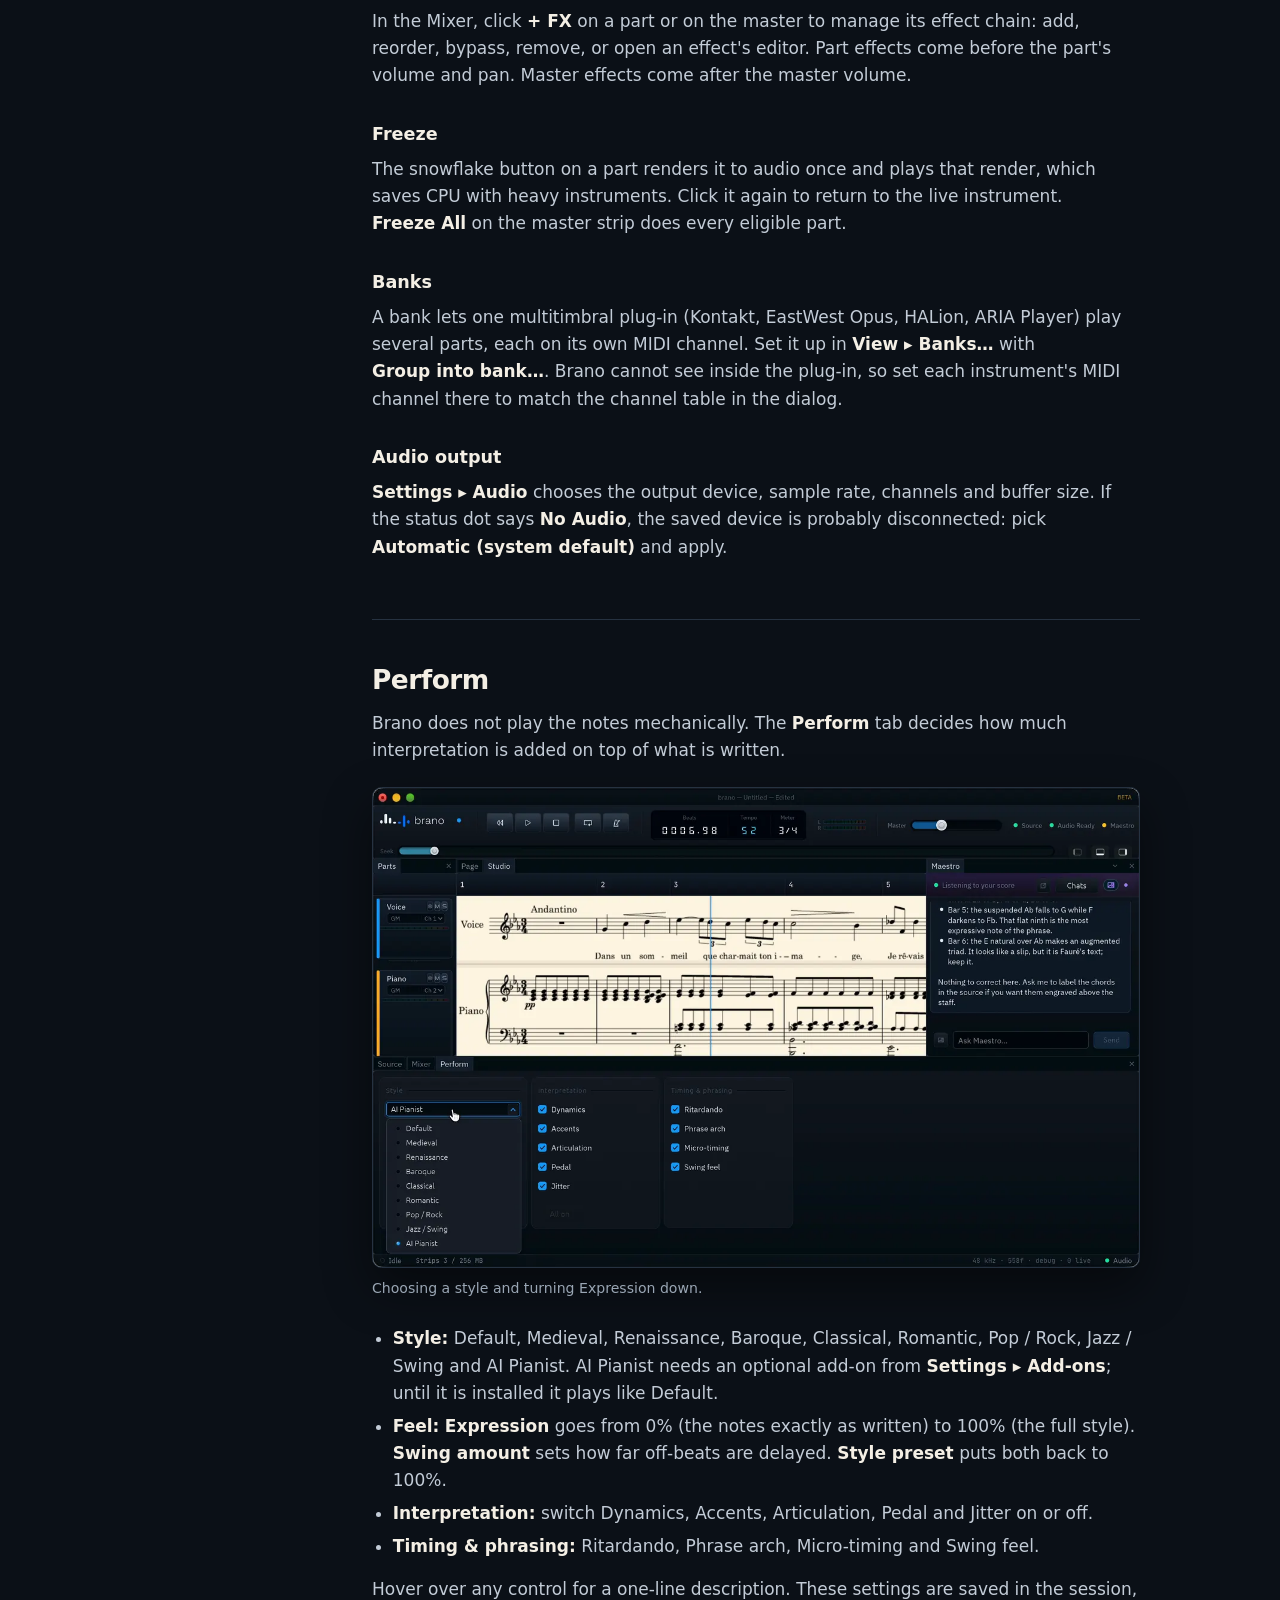
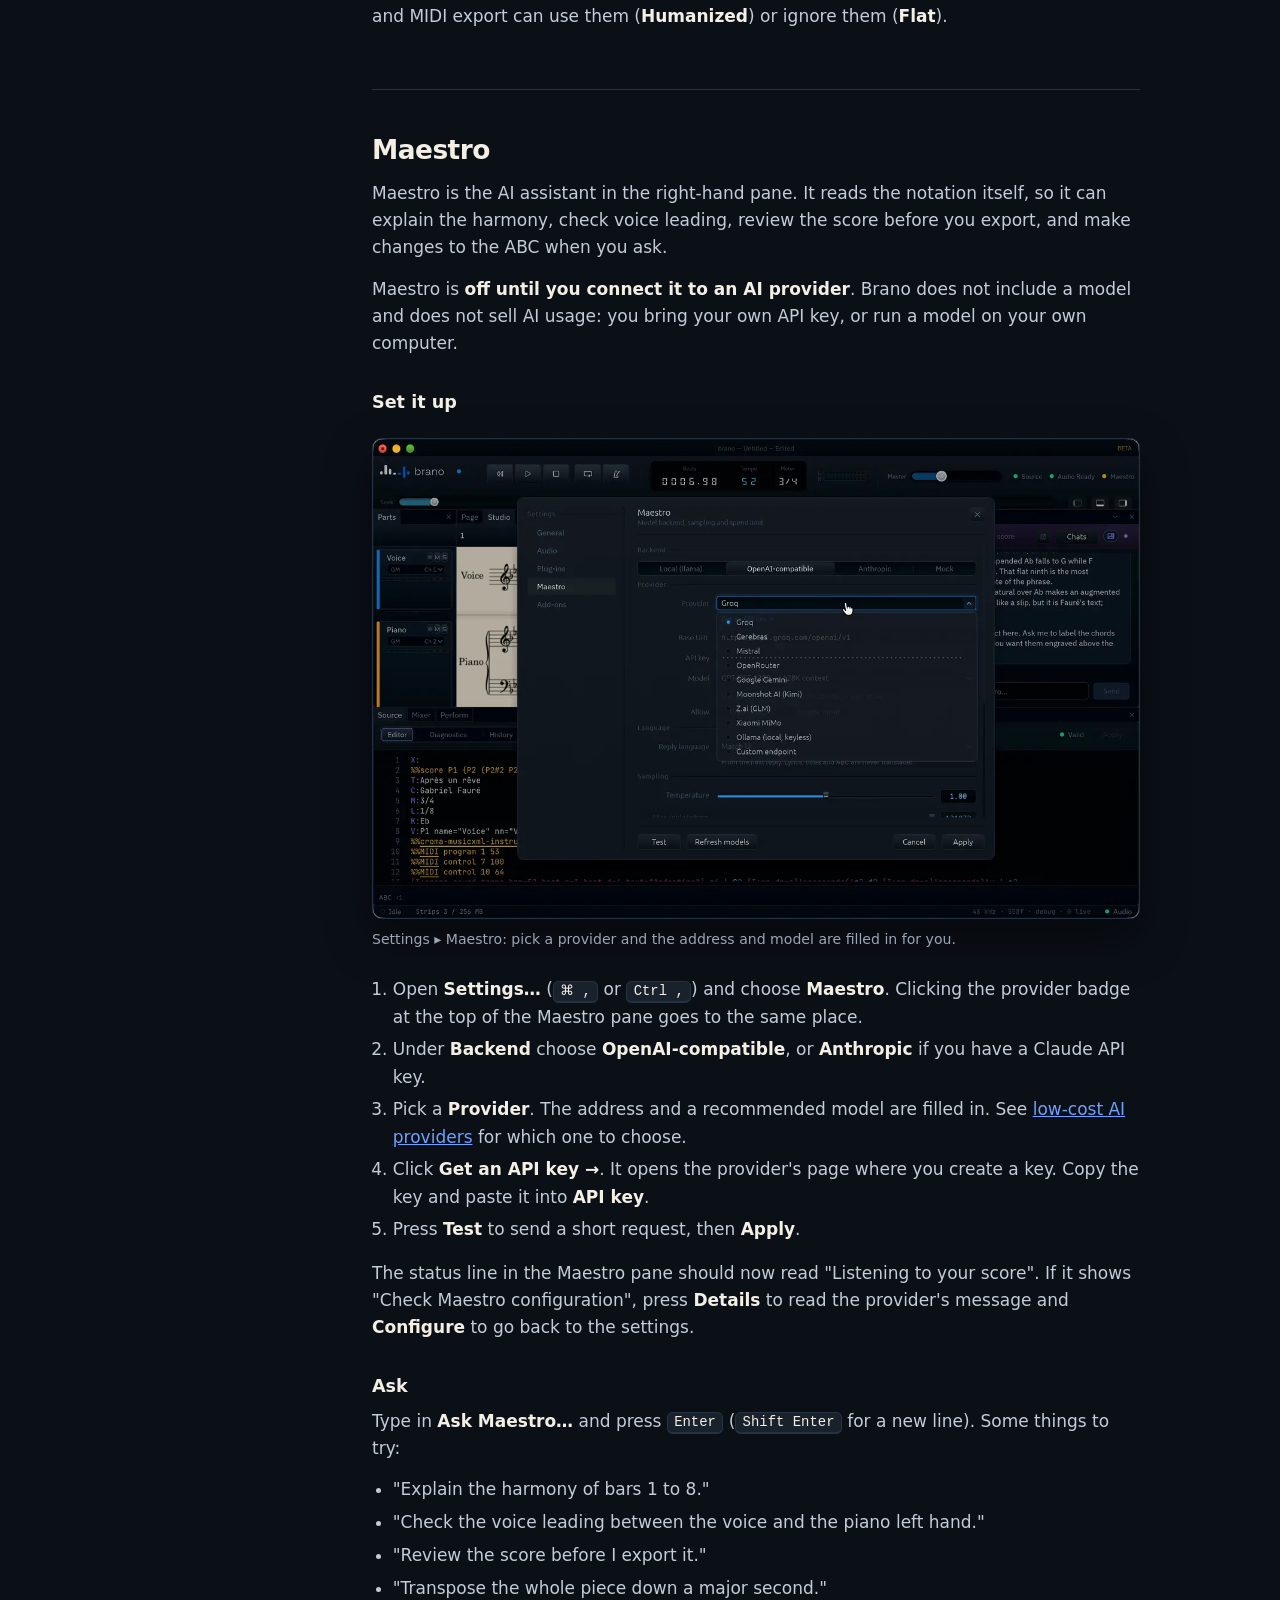
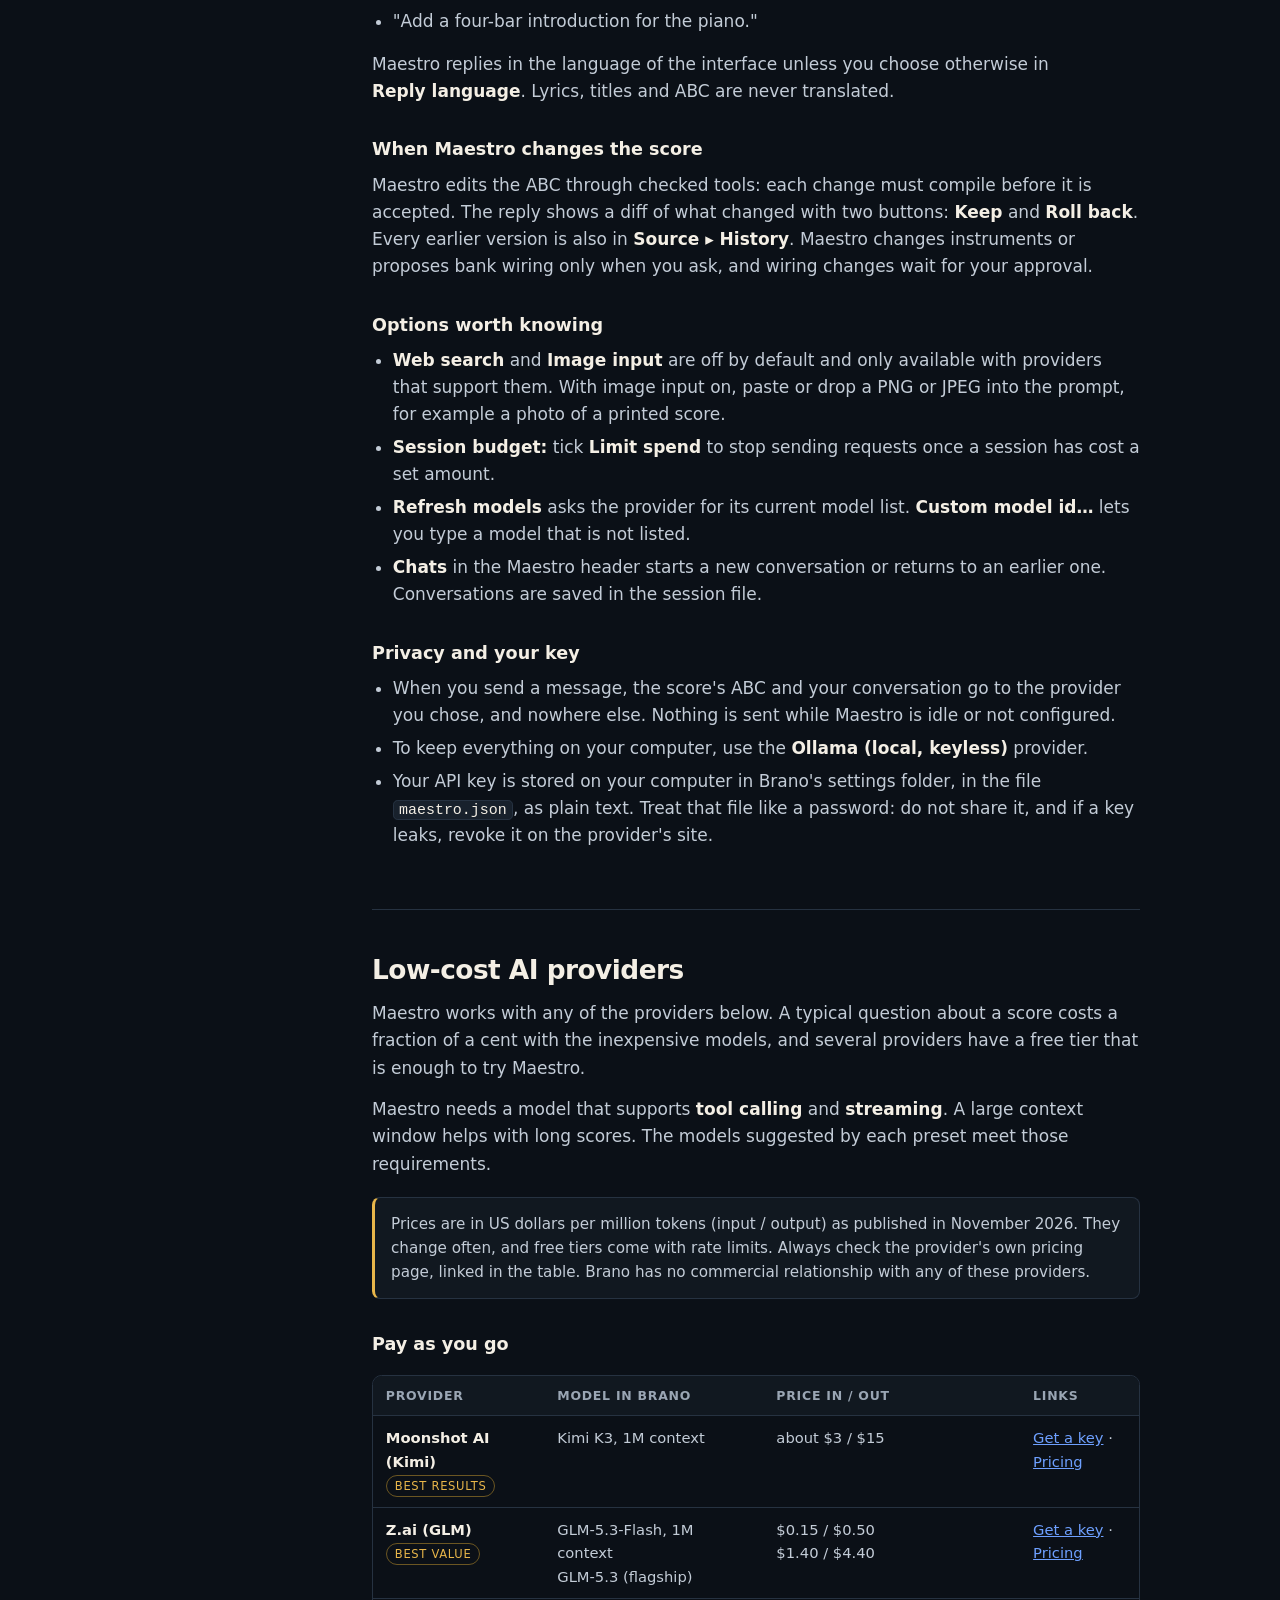
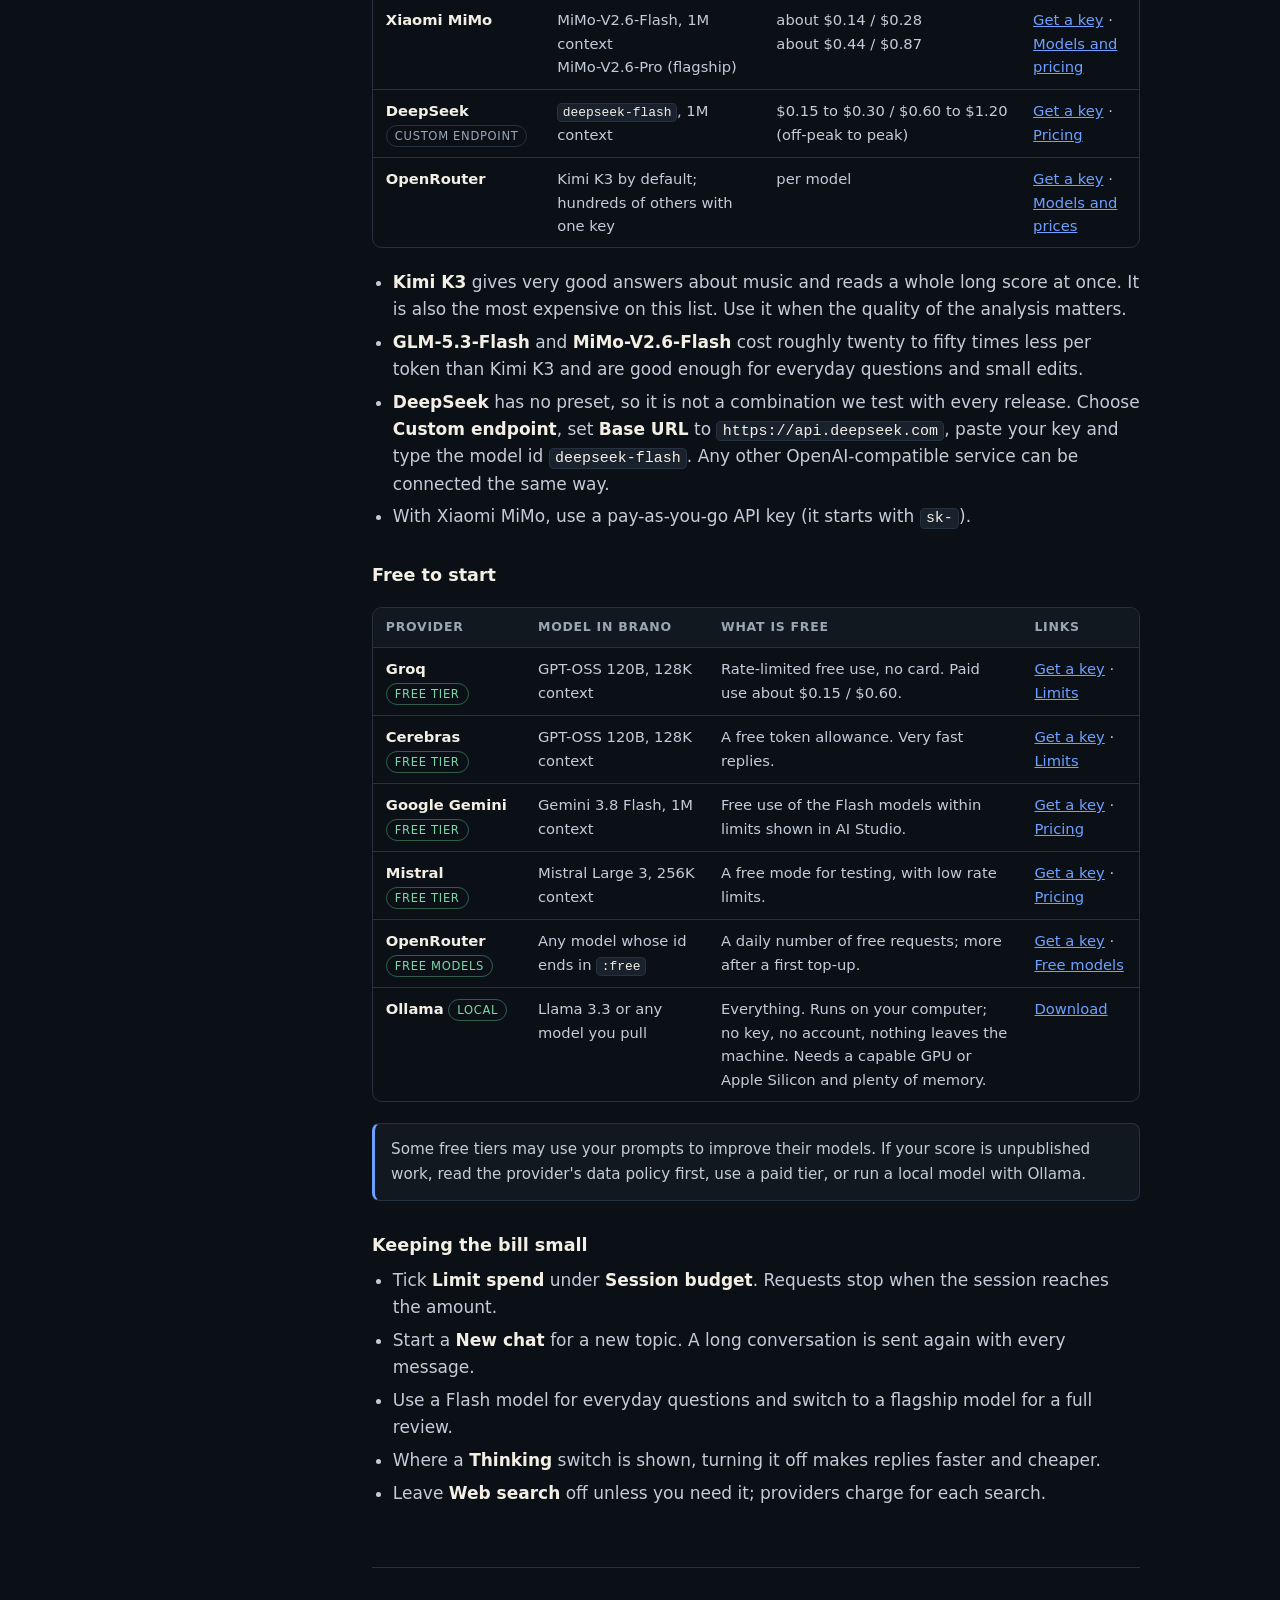
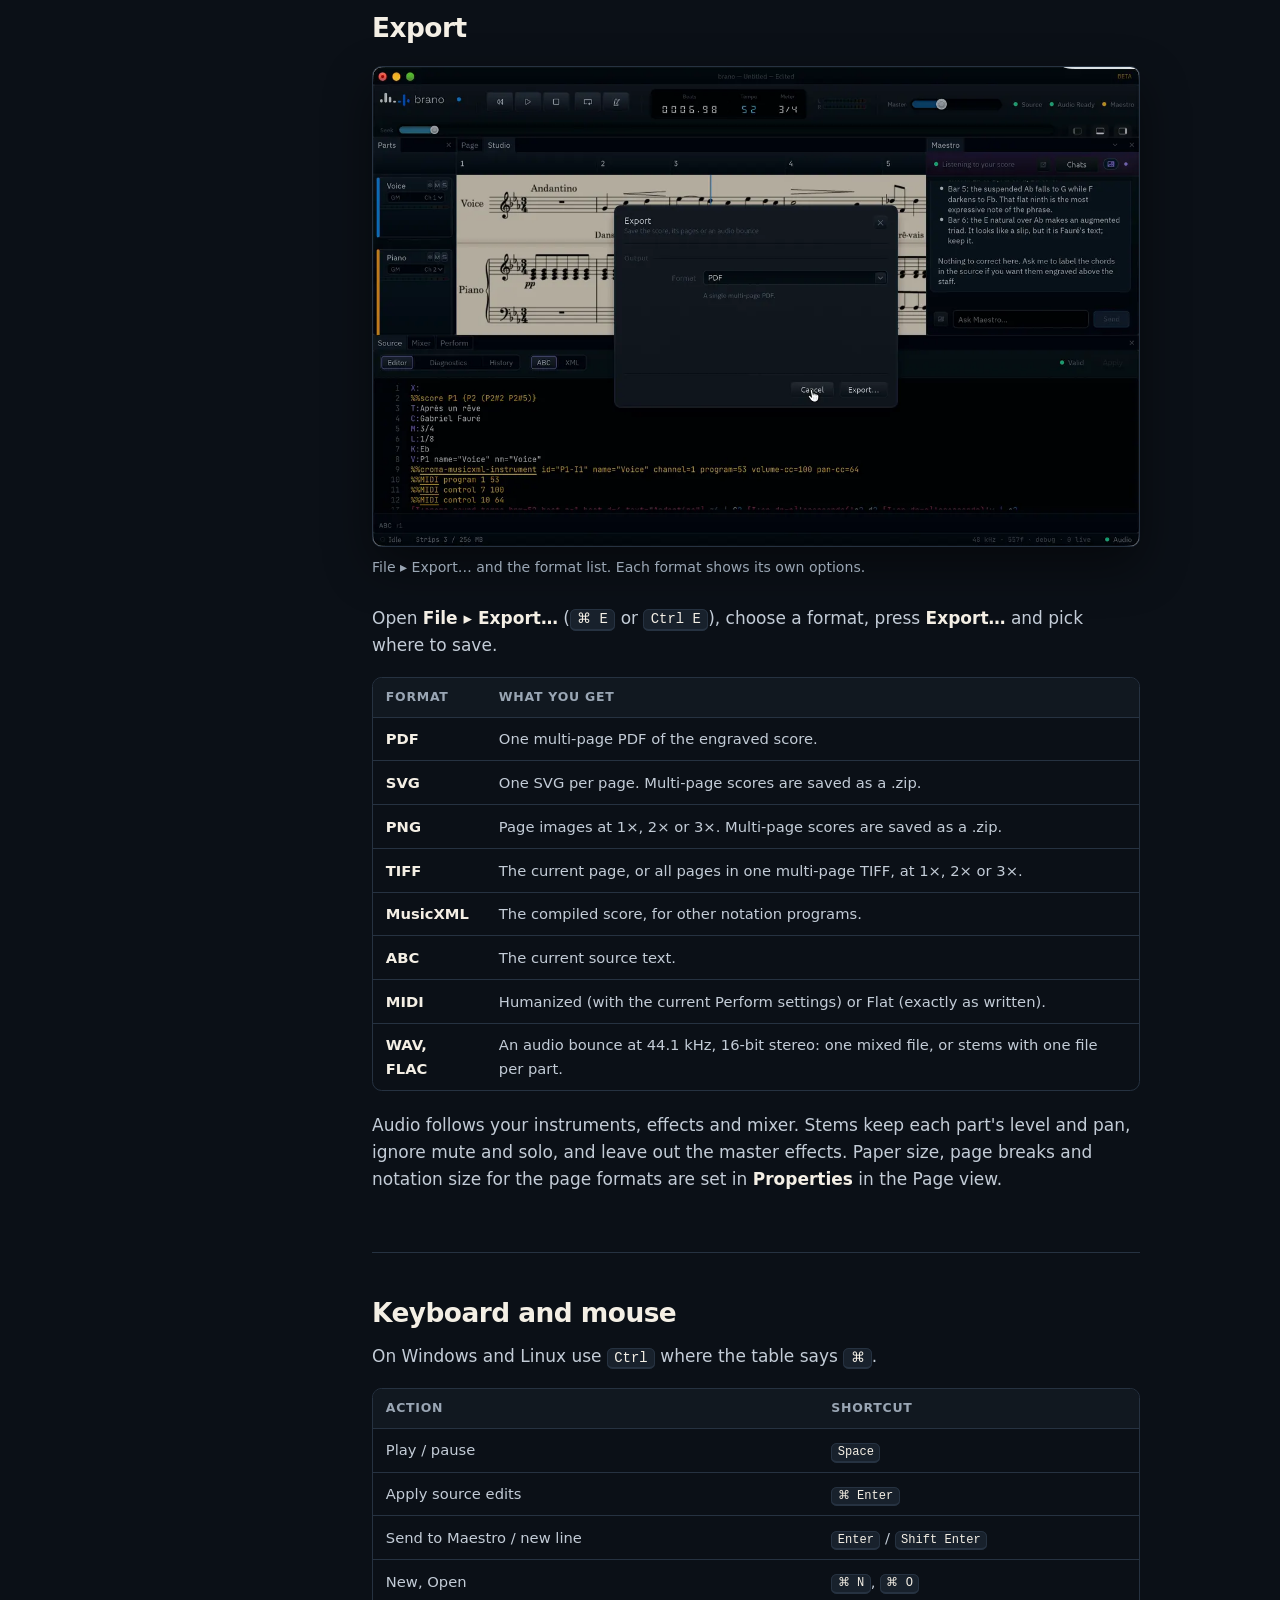
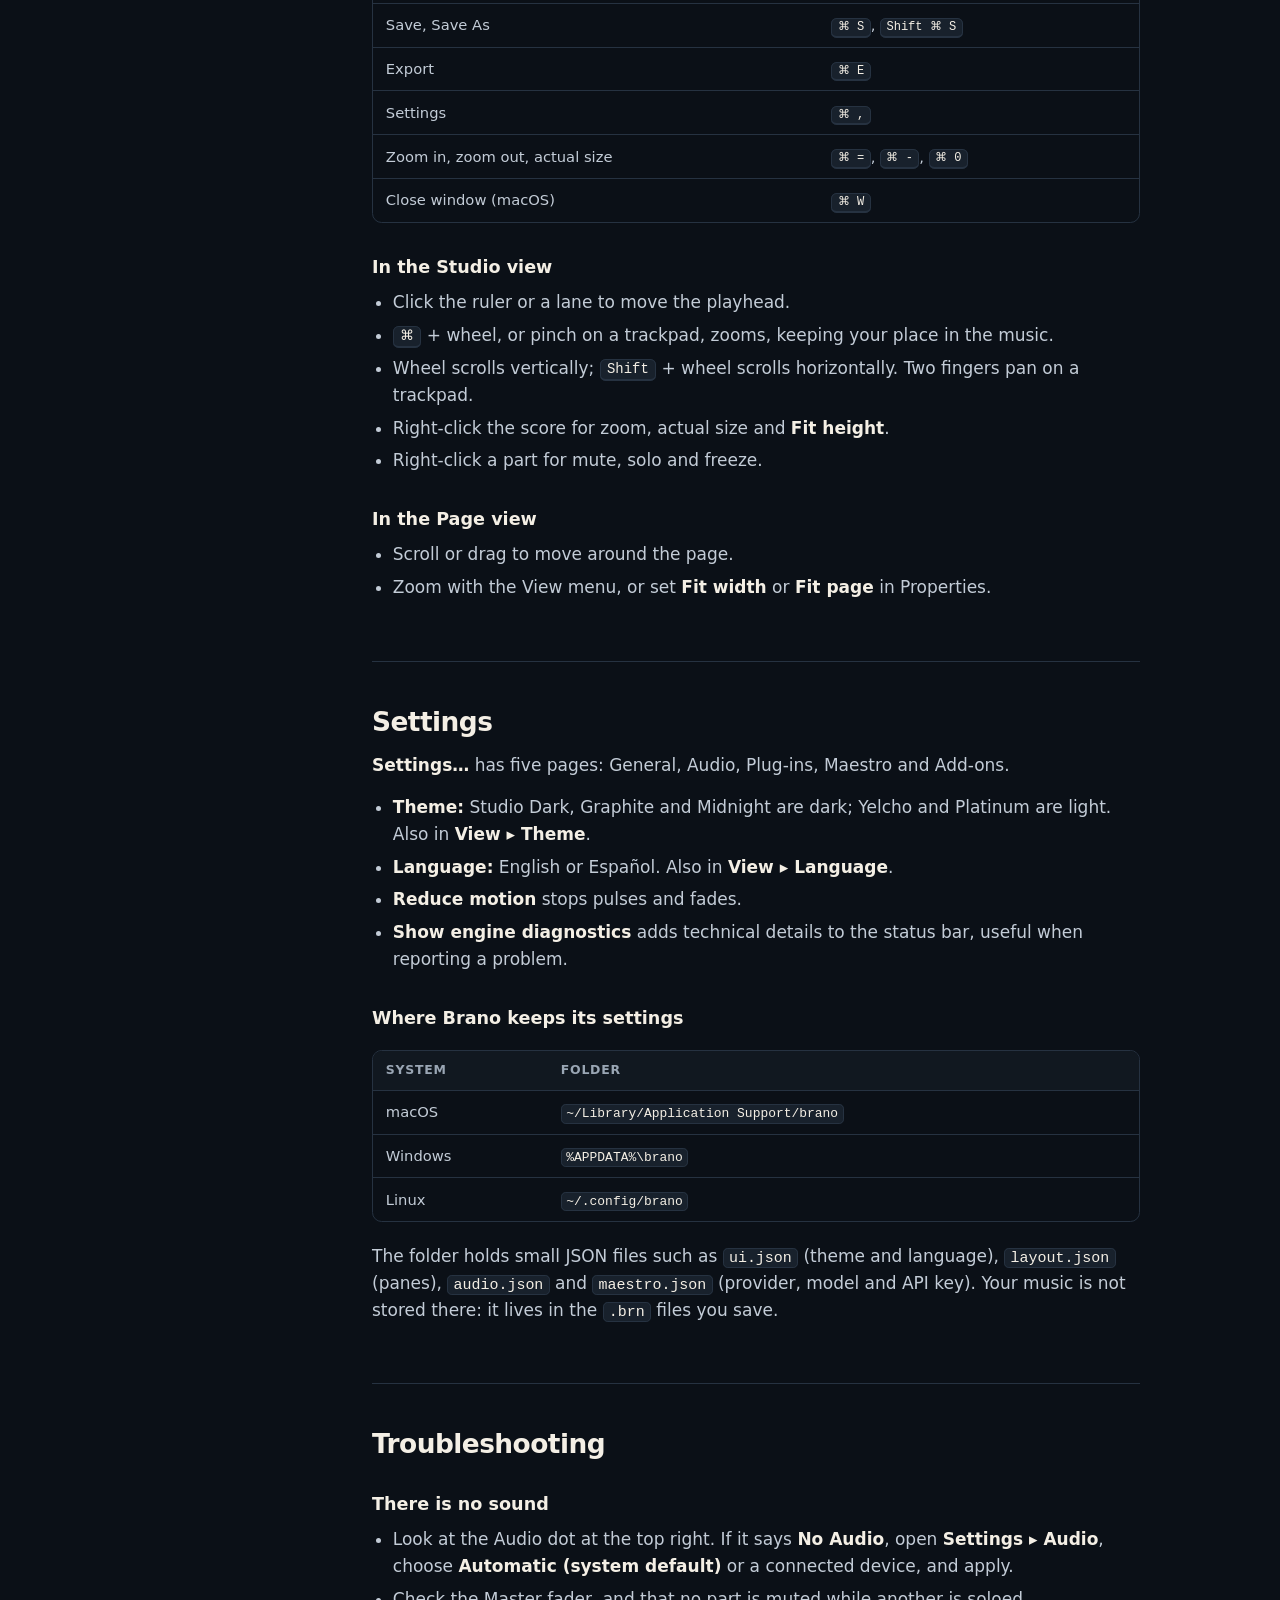
<file: brano/help/index.html>
<!doctype html>
<html lang="en">
<head>
  <meta charset="utf-8">
  <meta name="viewport" content="width=device-width, initial-scale=1">
  <title>Brano Help</title>
  <meta name="description" content="How to use Brano: the score views, playback, the ABC source editor, instruments and effects, Perform, the Maestro AI assistant, low-cost AI providers and export.">
  <meta name="theme-color" content="#111820">
  <meta property="og:title" content="Brano Help">
  <meta property="og:description" content="How to use Brano: score views, playback, ABC source, instruments, Maestro and export.">
  <meta property="og:image" content="https://onpu.dev/brano/img/brano-hero.webp">
  <meta property="og:url" content="https://onpu.dev/brano/help/">
  <link rel="alternate" hreflang="en" href="https://onpu.dev/brano/help/">
  <link rel="alternate" hreflang="es" href="https://onpu.dev/brano/es/help/">
  <link rel="icon" type="image/svg+xml" href="../img/brano-icon.svg">
  <link rel="stylesheet" href="../brano.css">
  <link rel="stylesheet" href="help.css">
</head>
<body>
  <header class="help-head">
    <div class="wrap">
      <nav class="nav">
        <a href="../"><img src="../img/brano-lockup.svg" width="125" height="32" alt="Brano"></a>
        <ul>
          <li class="opt"><a href="../">Product</a></li>
          <li class="opt"><a href="../#download">Download</a></li>
          <li><a href="../es/help/" hreflang="es">Español</a></li>
        </ul>
      </nav>
      <div class="title">
        <h1>Brano Help</h1>
        <p>Everything you need to read, play, edit and export a score in Brano, and to set up Maestro, the built-in AI assistant. Written for Brano 0.7 (beta).</p>
      </div>
    </div>
  </header>

  <div class="wrap layout">
    <nav class="toc" aria-label="Contents">
      <p>Contents</p>
      <ol>
        <li><a href="#start">Getting started</a></li>
        <li><a href="#window">The window</a></li>
        <li><a href="#playback">Playback</a></li>
        <li><a href="#source">Editing the score</a></li>
        <li><a href="#files">Files and sessions</a></li>
        <li><a href="#instruments">Instruments and effects</a></li>
        <li><a href="#perform">Perform</a></li>
        <li><a href="#maestro">Maestro</a></li>
        <li><a href="#providers">Low-cost AI providers</a></li>
        <li><a href="#export">Export</a></li>
        <li><a href="#shortcuts">Keyboard and mouse</a></li>
        <li><a href="#settings">Settings</a></li>
        <li><a href="#trouble">Troubleshooting</a></li>
      </ol>
    </nav>

    <main class="doc">
      <section id="start">
        <h2>Getting started</h2>
        <p>Brano is a score-first music workstation. The music is written as <strong>ABC notation</strong>, a plain-text format. Brano engraves that text as a page and as DAW-style lanes, plays it with expressive phrasing, and lets you discuss or change it with Maestro.</p>
        <h3>Install</h3>
        <ul>
          <li><strong>Windows 10 and 11:</strong> install from the <a href="https://apps.microsoft.com/detail/9n48c2ch9b61">Microsoft Store</a>.</li>
          <li><strong>macOS 12 or newer (Apple Silicon):</strong> <a href="https://downloads.onpu.dev/brano/latest/Brano_arm64.dmg">download the DMG</a>, open it and drag Brano to Applications.</li>
          <li><strong>Linux x64:</strong> <a href="https://downloads.onpu.dev/brano/latest/Brano_linux_x64.tar.gz">download the <code>.tar.gz</code></a>, unpack it and run <code>brano</code>. It needs glibc 2.35 or newer and ALSA; there is nothing to install.</li>
        </ul>
        <h3>First five minutes</h3>
        <ol>
          <li>Open Brano. It starts with a bundled score, Fauré's "Après un rêve", so there is something to play straight away.</li>
          <li>Press <kbd>Space</kbd> to play. Press it again to pause.</li>
          <li>Click the <span class="ui">Page</span> and <span class="ui">Studio</span> tabs above the score to switch between the engraved page and the lanes.</li>
          <li>Open your own music with <span class="ui">File ▸ Open…</span>. Brano reads <code>.abc</code>, MusicXML (<code>.xml</code>, <code>.musicxml</code>, <code>.mxl</code>) and its own <code>.brn</code> sessions.</li>
          <li>Save with <span class="ui">File ▸ Save</span>. A session is one <code>.brn</code> file that holds the score, the mix, your instruments and the Maestro conversations.</li>
        </ol>
        <div class="note info"><p>No account is needed and nothing is uploaded. Brano has no analytics or telemetry. The only network traffic is what you set up yourself for Maestro.</p></div>
      </section>

      <section id="window">
        <h2>The window</h2>
        <p>The score sits in the centre. Around it are three zones you can show or hide: left, lower and right.</p>
        <figure class="clip">
          <video src="media/views.mp4" poster="media/views.webp" width="1280" height="800" autoplay loop muted playsinline></video>
          <figcaption>Switching between Page and Studio. The left zone follows the view.</figcaption>
        </figure>
        <div class="tablewrap"><table>
          <thead><tr><th>Area</th><th>What it holds</th></tr></thead>
          <tbody>
            <tr><td><strong>Page</strong> (centre)</td><td>The engraved score on paper, ready to print or export.</td></tr>
            <tr><td><strong>Studio</strong> (centre)</td><td>One engraved lane per part on a timeline with a bar ruler and playhead.</td></tr>
            <tr><td><strong>Parts</strong> (left, in Studio)</td><td>A header per part: instrument, MIDI channel, mute, solo and freeze.</td></tr>
            <tr><td><strong>Properties</strong> (left, in Page)</td><td>Paper size, page breaks, notation size, zoom mode and the page number.</td></tr>
            <tr><td><strong>Mixer</strong> (lower)</td><td>A strip per part plus the master: effects, pan, mute, solo, freeze and level.</td></tr>
            <tr><td><strong>Perform</strong> (lower)</td><td>How expressively Brano plays the score.</td></tr>
            <tr><td><strong>Source</strong> (lower)</td><td>The ABC text editor, diagnostics and history.</td></tr>
            <tr><td><strong>Maestro</strong> (right)</td><td>The AI assistant chat.</td></tr>
          </tbody>
        </table></div>
        <ul>
          <li>Show or hide a pane with <span class="ui">View ▸ Panels</span>, or collapse a whole zone with the three small buttons at the right end of the Seek row.</li>
          <li>Parts belongs to Studio and Properties belongs to Page, so each one is locked while the other view is active.</li>
          <li><span class="ui">View ▸ Maestro in Separate Window</span> moves the chat to its own window, which is handy on a second display.</li>
          <li><span class="ui">View ▸ Reset Layout</span> puts everything back.</li>
        </ul>
        <p>On Windows and Linux the menus are in the title bar of the window. On macOS they are in the system menu bar.</p>
      </section>

      <section id="playback">
        <h2>Playback</h2>
        <figure class="clip">
          <video src="media/play.mp4" poster="media/play.webp" width="1280" height="800" autoplay loop muted playsinline></video>
          <figcaption>Space starts playback. The playhead, the Beats counter and the meters follow.</figcaption>
        </figure>
        <p>The transport is at the top of the window. From left to right: return to start, play/pause, stop, loop and metronome, followed by the display.</p>
        <ul>
          <li><strong>Play/pause:</strong> <kbd>Space</kbd>, unless you are typing in a text field.</li>
          <li><strong>Stop</strong> rewinds to bar 1. <strong>Return to start</strong> rewinds without changing whether it is playing.</li>
          <li><strong>Seek:</strong> drag the Seek bar, or click anywhere on the Studio ruler or lanes.</li>
          <li><strong>Tempo:</strong> click the Tempo number and type a value from 20 to 300, or drag it up and down. Double-click it to go back to the tempo written in the score.</li>
          <li><strong>Metronome:</strong> click to switch it on. Right-click it to set the click level.</li>
          <li><strong>Master:</strong> drag the fader. Double-click resets it.</li>
        </ul>
        <div class="note"><p>The transport tempo only changes what you hear. It never edits the score, and exported notation and MIDI keep the written tempo. The metronome is for monitoring only; it is never part of a freeze or an audio export.</p></div>
        <p>The three dots at the top right show the state of the <strong>Source</strong> (valid, modified or invalid), the <strong>Audio</strong> output and <strong>Maestro</strong>.</p>
      </section>

      <section id="source">
        <h2>Editing the score</h2>
        <p>ABC is the single source of truth. Every change to the music is a change to the text in the <span class="ui">Source</span> pane, whether you type it or Maestro makes it for you.</p>
        <figure class="clip">
          <video src="media/source.mp4" poster="media/source.webp" width="1280" height="800" autoplay loop muted playsinline></video>
          <figcaption>The Source pane: Editor, Diagnostics, History and the read-only XML view.</figcaption>
        </figure>
        <h3>Edit and apply</h3>
        <ol>
          <li>Show the pane with <span class="ui">View ▸ Panels ▸ Source</span> and stay on the <span class="ui">Editor</span> tab, <span class="ui">ABC</span> view.</li>
          <li>Stop playback. The source cannot be edited while the score is playing.</li>
          <li>Type your change. The status chip turns to <span class="ui">Modified</span>.</li>
          <li>Press <span class="ui">Apply</span>, or <kbd>⌘ Enter</kbd> on macOS and <kbd>Ctrl Enter</kbd> on Windows and Linux. Brano compiles the text and redraws the score.</li>
        </ol>
        <p>Edits are not compiled as you type, so a half-written bar never breaks the score you are looking at.</p>
        <h3>When something is wrong</h3>
        <p>If the text does not compile, the chip shows <span class="ui">Invalid</span> and the <span class="ui">Diagnostics</span> tab lists each problem. Click a row to jump to that line in the editor. The score keeps showing the last version that compiled.</p>
        <h3>History</h3>
        <p>The <span class="ui">History</span> tab lists earlier revisions, recorded each time the session is saved. <span class="ui">Restore</span> replaces the source with that revision; the text you leave stays in the history, so restoring is never destructive. Right-click a row to copy its text.</p>
        <h3>New to ABC?</h3>
        <p>A tune starts with a few header lines (<code>T:</code> title, <code>M:</code> metre, <code>L:</code> default note length, <code>K:</code> key), followed by the notes. <code>C D E F</code> are notes, <code>c d e f</code> the octave above, <code>z</code> a rest, <code>|</code> a bar line, and a number after a note multiplies its length. <span class="ui">File ▸ New</span> gives you a minimal tune to start from, and the <a href="https://abcnotation.com/learn">ABC notation site</a> has tutorials. Maestro can also write or explain ABC for you.</p>
      </section>

      <section id="files">
        <h2>Files and sessions</h2>
        <ul>
          <li><span class="ui">File ▸ Open…</span> accepts <code>.brn</code>, <code>.abc</code>, <code>.xml</code>, <code>.musicxml</code> and <code>.mxl</code>. There is no separate import command: opening an ABC or MusicXML file imports it. MusicXML is converted to editable ABC where possible. The original file is never modified.</li>
          <li><span class="ui">File ▸ Save</span> and <span class="ui">Save As…</span> write a <code>.brn</code> session: the source and its history, instruments, effects, mixer, Perform settings, tempo override and Maestro conversations.</li>
          <li><span class="ui">File ▸ Open Recent</span> keeps the last ten files.</li>
          <li>There is no autosave. A dot next to the logo marks unsaved changes, and Brano asks before closing a session that has them.</li>
        </ul>
      </section>

      <section id="instruments">
        <h2>Instruments and effects</h2>
        <p>Every part starts on a built-in General MIDI sound, so a new score plays without any setup. You can replace any part with a plug-in instrument.</p>
        <h3>Choose an instrument</h3>
        <ol>
          <li>Open <span class="ui">View ▸ Instruments…</span>, or click the sound-source button on a part's header in Studio.</li>
          <li>Open the menu for the part, search, and pick a General MIDI program or a plug-in.</li>
          <li>Use <span class="ui">Open native editor</span> to open the plug-in's own window and choose a sound there.</li>
        </ol>
        <p>Brano hosts <strong>VST3</strong> instruments on every platform and <strong>Audio Units (AUv2)</strong> on macOS. The first time, run <span class="ui">Scan plug-ins</span> in <span class="ui">Settings ▸ Plug-ins</span>. The same page lets you hide plug-ins from the pickers and, on macOS, choose the preferred format when a product is installed as both.</p>
        <div class="note info"><p>Each plug-in runs in its own process. If one crashes, the part shows a fault with a retry button and the rest of the session keeps running.</p></div>
        <h3>Effects</h3>
        <p>In the Mixer, click <span class="ui">+ FX</span> on a part or on the master to manage its effect chain: add, reorder, bypass, remove, or open an effect's editor. Part effects come before the part's volume and pan. Master effects come after the master volume.</p>
        <h3>Freeze</h3>
        <p>The snowflake button on a part renders it to audio once and plays that render, which saves CPU with heavy instruments. Click it again to return to the live instrument. <span class="ui">Freeze All</span> on the master strip does every eligible part.</p>
        <h3>Banks</h3>
        <p>A bank lets one multitimbral plug-in (Kontakt, EastWest Opus, HALion, ARIA Player) play several parts, each on its own MIDI channel. Set it up in <span class="ui">View ▸ Banks…</span> with <span class="ui">Group into bank…</span>. Brano cannot see inside the plug-in, so set each instrument's MIDI channel there to match the channel table in the dialog.</p>
        <h3>Audio output</h3>
        <p><span class="ui">Settings ▸ Audio</span> chooses the output device, sample rate, channels and buffer size. If the status dot says <span class="ui">No Audio</span>, the saved device is probably disconnected: pick <span class="ui">Automatic (system default)</span> and apply.</p>
      </section>

      <section id="perform">
        <h2>Perform</h2>
        <p>Brano does not play the notes mechanically. The <span class="ui">Perform</span> tab decides how much interpretation is added on top of what is written.</p>
        <figure class="clip">
          <video src="media/perform.mp4" poster="media/perform.webp" width="1280" height="800" autoplay loop muted playsinline></video>
          <figcaption>Choosing a style and turning Expression down.</figcaption>
        </figure>
        <ul>
          <li><strong>Style:</strong> Default, Medieval, Renaissance, Baroque, Classical, Romantic, Pop / Rock, Jazz / Swing and AI Pianist. AI Pianist needs an optional add-on from <span class="ui">Settings ▸ Add-ons</span>; until it is installed it plays like Default.</li>
          <li><strong>Feel:</strong> <span class="ui">Expression</span> goes from 0% (the notes exactly as written) to 100% (the full style). <span class="ui">Swing amount</span> sets how far off-beats are delayed. <span class="ui">Style preset</span> puts both back to 100%.</li>
          <li><strong>Interpretation:</strong> switch Dynamics, Accents, Articulation, Pedal and Jitter on or off.</li>
          <li><strong>Timing &amp; phrasing:</strong> Ritardando, Phrase arch, Micro-timing and Swing feel.</li>
        </ul>
        <p>Hover over any control for a one-line description. These settings are saved in the session, and MIDI export can use them (<span class="ui">Humanized</span>) or ignore them (<span class="ui">Flat</span>).</p>
      </section>

      <section id="maestro">
        <h2>Maestro</h2>
        <p>Maestro is the AI assistant in the right-hand pane. It reads the notation itself, so it can explain the harmony, check voice leading, review the score before you export, and make changes to the ABC when you ask.</p>
        <p>Maestro is <strong>off until you connect it to an AI provider</strong>. Brano does not include a model and does not sell AI usage: you bring your own API key, or run a model on your own computer.</p>
        <h3>Set it up</h3>
        <figure class="clip">
          <video src="media/maestro.mp4" poster="media/maestro.webp" width="1280" height="800" autoplay loop muted playsinline></video>
          <figcaption>Settings ▸ Maestro: pick a provider and the address and model are filled in for you.</figcaption>
        </figure>
        <ol>
          <li>Open <span class="ui">Settings…</span> (<kbd>⌘ ,</kbd> or <kbd>Ctrl ,</kbd>) and choose <span class="ui">Maestro</span>. Clicking the provider badge at the top of the Maestro pane goes to the same place.</li>
          <li>Under <span class="ui">Backend</span> choose <span class="ui">OpenAI-compatible</span>, or <span class="ui">Anthropic</span> if you have a Claude API key.</li>
          <li>Pick a <span class="ui">Provider</span>. The address and a recommended model are filled in. See <a href="#providers">low-cost AI providers</a> for which one to choose.</li>
          <li>Click <span class="ui">Get an API key →</span>. It opens the provider's page where you create a key. Copy the key and paste it into <span class="ui">API key</span>.</li>
          <li>Press <span class="ui">Test</span> to send a short request, then <span class="ui">Apply</span>.</li>
        </ol>
        <p>The status line in the Maestro pane should now read "Listening to your score". If it shows "Check Maestro configuration", press <span class="ui">Details</span> to read the provider's message and <span class="ui">Configure</span> to go back to the settings.</p>
        <h3>Ask</h3>
        <p>Type in <span class="ui">Ask Maestro…</span> and press <kbd>Enter</kbd> (<kbd>Shift Enter</kbd> for a new line). Some things to try:</p>
        <ul>
          <li>"Explain the harmony of bars 1 to 8."</li>
          <li>"Check the voice leading between the voice and the piano left hand."</li>
          <li>"Review the score before I export it."</li>
          <li>"Transpose the whole piece down a major second."</li>
          <li>"Add a four-bar introduction for the piano."</li>
        </ul>
        <p>Maestro replies in the language of the interface unless you choose otherwise in <span class="ui">Reply language</span>. Lyrics, titles and ABC are never translated.</p>
        <h3>When Maestro changes the score</h3>
        <p>Maestro edits the ABC through checked tools: each change must compile before it is accepted. The reply shows a diff of what changed with two buttons: <span class="ui">Keep</span> and <span class="ui">Roll back</span>. Every earlier version is also in <span class="ui">Source ▸ History</span>. Maestro changes instruments or proposes bank wiring only when you ask, and wiring changes wait for your approval.</p>
        <h3>Options worth knowing</h3>
        <ul>
          <li><strong>Web search</strong> and <strong>Image input</strong> are off by default and only available with providers that support them. With image input on, paste or drop a PNG or JPEG into the prompt, for example a photo of a printed score.</li>
          <li><strong>Session budget:</strong> tick <span class="ui">Limit spend</span> to stop sending requests once a session has cost a set amount.</li>
          <li><strong>Refresh models</strong> asks the provider for its current model list. <span class="ui">Custom model id…</span> lets you type a model that is not listed.</li>
          <li><strong>Chats</strong> in the Maestro header starts a new conversation or returns to an earlier one. Conversations are saved in the session file.</li>
        </ul>
        <h3>Privacy and your key</h3>
        <ul>
          <li>When you send a message, the score's ABC and your conversation go to the provider you chose, and nowhere else. Nothing is sent while Maestro is idle or not configured.</li>
          <li>To keep everything on your computer, use the <span class="ui">Ollama (local, keyless)</span> provider.</li>
          <li>Your API key is stored on your computer in Brano's settings folder, in the file <code>maestro.json</code>, as plain text. Treat that file like a password: do not share it, and if a key leaks, revoke it on the provider's site.</li>
        </ul>
      </section>

      <section id="providers">
        <h2>Low-cost AI providers</h2>
        <p>Maestro works with any of the providers below. A typical question about a score costs a fraction of a cent with the inexpensive models, and several providers have a free tier that is enough to try Maestro.</p>
        <p>Maestro needs a model that supports <strong>tool calling</strong> and <strong>streaming</strong>. A large context window helps with long scores. The models suggested by each preset meet those requirements.</p>
        <div class="note"><p>Prices are in US dollars per million tokens (input / output) as published in November 2026. They change often, and free tiers come with rate limits. Always check the provider's own pricing page, linked in the table. Brano has no commercial relationship with any of these providers.</p></div>

        <h3>Pay as you go</h3>
        <div class="tablewrap"><table>
          <thead><tr><th>Provider</th><th>Model in Brano</th><th>Price in / out</th><th>Links</th></tr></thead>
          <tbody>
            <tr>
              <td><strong>Moonshot AI (Kimi)</strong><br><span class="tag pick">Best results</span></td>
              <td>Kimi K3, 1M context</td>
              <td class="num">about $3 / $15</td>
              <td><a href="https://platform.kimi.ai/console/api-keys">Get a key</a> · <a href="https://platform.kimi.ai/docs/pricing">Pricing</a></td>
            </tr>
            <tr>
              <td><strong>Z.ai (GLM)</strong><br><span class="tag pick">Best value</span></td>
              <td>GLM-5.3-Flash, 1M context<br>GLM-5.3 (flagship)</td>
              <td class="num">$0.15 / $0.50<br>$1.40 / $4.40</td>
              <td><a href="https://z.ai/manage-apikey/apikey-list">Get a key</a> · <a href="https://docs.z.ai/guides/overview/pricing">Pricing</a></td>
            </tr>
            <tr>
              <td><strong>Xiaomi MiMo</strong></td>
              <td>MiMo-V2.6-Flash, 1M context<br>MiMo-V2.6-Pro (flagship)</td>
              <td class="num">about $0.14 / $0.28<br>about $0.44 / $0.87</td>
              <td><a href="https://platform.xiaomimimo.com/#/console/api-keys">Get a key</a> · <a href="https://mimo.mi.com/docs/en-US/quick-start/summary/model">Models and pricing</a></td>
            </tr>
            <tr>
              <td><strong>DeepSeek</strong><br><span class="tag">Custom endpoint</span></td>
              <td><code>deepseek-flash</code>, 1M context</td>
              <td class="num">$0.15 to $0.30 / $0.60 to $1.20<br>(off-peak to peak)</td>
              <td><a href="https://platform.deepseek.com/api_keys">Get a key</a> · <a href="https://api-docs.deepseek.com/quick_start/pricing">Pricing</a></td>
            </tr>
            <tr>
              <td><strong>OpenRouter</strong></td>
              <td>Kimi K3 by default; hundreds of others with one key</td>
              <td class="num">per model</td>
              <td><a href="https://openrouter.ai/keys">Get a key</a> · <a href="https://openrouter.ai/models">Models and prices</a></td>
            </tr>
          </tbody>
        </table></div>
        <ul>
          <li><strong>Kimi K3</strong> gives very good answers about music and reads a whole long score at once. It is also the most expensive on this list. Use it when the quality of the analysis matters.</li>
          <li><strong>GLM-5.3-Flash</strong> and <strong>MiMo-V2.6-Flash</strong> cost roughly twenty to fifty times less per token than Kimi K3 and are good enough for everyday questions and small edits.</li>
          <li><strong>DeepSeek</strong> has no preset, so it is not a combination we test with every release. Choose <span class="ui">Custom endpoint</span>, set <span class="ui">Base URL</span> to <code>https://api.deepseek.com</code>, paste your key and type the model id <code>deepseek-flash</code>. Any other OpenAI-compatible service can be connected the same way.</li>
          <li>With Xiaomi MiMo, use a pay-as-you-go API key (it starts with <code>sk-</code>).</li>
        </ul>

        <h3>Free to start</h3>
        <div class="tablewrap"><table>
          <thead><tr><th>Provider</th><th>Model in Brano</th><th>What is free</th><th>Links</th></tr></thead>
          <tbody>
            <tr>
              <td><strong>Groq</strong> <span class="tag free">Free tier</span></td>
              <td>GPT-OSS 120B, 128K context</td>
              <td>Rate-limited free use, no card. Paid use about $0.15 / $0.60.</td>
              <td><a href="https://console.groq.com/keys">Get a key</a> · <a href="https://console.groq.com/docs/rate-limits">Limits</a></td>
            </tr>
            <tr>
              <td><strong>Cerebras</strong> <span class="tag free">Free tier</span></td>
              <td>GPT-OSS 120B, 128K context</td>
              <td>A free token allowance. Very fast replies.</td>
              <td><a href="https://cloud.cerebras.ai">Get a key</a> · <a href="https://inference-docs.cerebras.ai/support/rate-limits">Limits</a></td>
            </tr>
            <tr>
              <td><strong>Google Gemini</strong> <span class="tag free">Free tier</span></td>
              <td>Gemini 3.8 Flash, 1M context</td>
              <td>Free use of the Flash models within limits shown in AI Studio.</td>
              <td><a href="https://aistudio.google.com/apikey">Get a key</a> · <a href="https://ai.google.dev/gemini-api/docs/pricing">Pricing</a></td>
            </tr>
            <tr>
              <td><strong>Mistral</strong> <span class="tag free">Free tier</span></td>
              <td>Mistral Large 3, 256K context</td>
              <td>A free mode for testing, with low rate limits.</td>
              <td><a href="https://console.mistral.ai/api-keys">Get a key</a> · <a href="https://mistral.ai/pricing">Pricing</a></td>
            </tr>
            <tr>
              <td><strong>OpenRouter</strong> <span class="tag free">Free models</span></td>
              <td>Any model whose id ends in <code>:free</code></td>
              <td>A daily number of free requests; more after a first top-up.</td>
              <td><a href="https://openrouter.ai/keys">Get a key</a> · <a href="https://openrouter.ai/models?max_price=0">Free models</a></td>
            </tr>
            <tr>
              <td><strong>Ollama</strong> <span class="tag free">Local</span></td>
              <td>Llama 3.3 or any model you pull</td>
              <td>Everything. Runs on your computer; no key, no account, nothing leaves the machine. Needs a capable GPU or Apple Silicon and plenty of memory.</td>
              <td><a href="https://ollama.com/download">Download</a></td>
            </tr>
          </tbody>
        </table></div>
        <div class="note info"><p>Some free tiers may use your prompts to improve their models. If your score is unpublished work, read the provider's data policy first, use a paid tier, or run a local model with Ollama.</p></div>
        <h3>Keeping the bill small</h3>
        <ul>
          <li>Tick <span class="ui">Limit spend</span> under <span class="ui">Session budget</span>. Requests stop when the session reaches the amount.</li>
          <li>Start a <span class="ui">New chat</span> for a new topic. A long conversation is sent again with every message.</li>
          <li>Use a Flash model for everyday questions and switch to a flagship model for a full review.</li>
          <li>Where a <span class="ui">Thinking</span> switch is shown, turning it off makes replies faster and cheaper.</li>
          <li>Leave <span class="ui">Web search</span> off unless you need it; providers charge for each search.</li>
        </ul>
      </section>

      <section id="export">
        <h2>Export</h2>
        <figure class="clip">
          <video src="media/export.mp4" poster="media/export.webp" width="1280" height="800" autoplay loop muted playsinline></video>
          <figcaption>File ▸ Export… and the format list. Each format shows its own options.</figcaption>
        </figure>
        <p>Open <span class="ui">File ▸ Export…</span> (<kbd>⌘ E</kbd> or <kbd>Ctrl E</kbd>), choose a format, press <span class="ui">Export…</span> and pick where to save.</p>
        <div class="tablewrap"><table>
          <thead><tr><th>Format</th><th>What you get</th></tr></thead>
          <tbody>
            <tr><td><strong>PDF</strong></td><td>One multi-page PDF of the engraved score.</td></tr>
            <tr><td><strong>SVG</strong></td><td>One SVG per page. Multi-page scores are saved as a .zip.</td></tr>
            <tr><td><strong>PNG</strong></td><td>Page images at 1×, 2× or 3×. Multi-page scores are saved as a .zip.</td></tr>
            <tr><td><strong>TIFF</strong></td><td>The current page, or all pages in one multi-page TIFF, at 1×, 2× or 3×.</td></tr>
            <tr><td><strong>MusicXML</strong></td><td>The compiled score, for other notation programs.</td></tr>
            <tr><td><strong>ABC</strong></td><td>The current source text.</td></tr>
            <tr><td><strong>MIDI</strong></td><td>Humanized (with the current Perform settings) or Flat (exactly as written).</td></tr>
            <tr><td><strong>WAV, FLAC</strong></td><td>An audio bounce at 44.1 kHz, 16-bit stereo: one mixed file, or stems with one file per part.</td></tr>
          </tbody>
        </table></div>
        <p>Audio follows your instruments, effects and mixer. Stems keep each part's level and pan, ignore mute and solo, and leave out the master effects. Paper size, page breaks and notation size for the page formats are set in <span class="ui">Properties</span> in the Page view.</p>
      </section>

      <section id="shortcuts">
        <h2>Keyboard and mouse</h2>
        <p>On Windows and Linux use <kbd>Ctrl</kbd> where the table says <kbd>⌘</kbd>.</p>
        <div class="tablewrap"><table>
          <thead><tr><th>Action</th><th>Shortcut</th></tr></thead>
          <tbody>
            <tr><td>Play / pause</td><td><kbd>Space</kbd></td></tr>
            <tr><td>Apply source edits</td><td><kbd>⌘ Enter</kbd></td></tr>
            <tr><td>Send to Maestro / new line</td><td><kbd>Enter</kbd> / <kbd>Shift Enter</kbd></td></tr>
            <tr><td>New, Open</td><td><kbd>⌘ N</kbd>, <kbd>⌘ O</kbd></td></tr>
            <tr><td>Save, Save As</td><td><kbd>⌘ S</kbd>, <kbd>Shift ⌘ S</kbd></td></tr>
            <tr><td>Export</td><td><kbd>⌘ E</kbd></td></tr>
            <tr><td>Settings</td><td><kbd>⌘ ,</kbd></td></tr>
            <tr><td>Zoom in, zoom out, actual size</td><td><kbd>⌘ =</kbd>, <kbd>⌘ -</kbd>, <kbd>⌘ 0</kbd></td></tr>
            <tr><td>Close window (macOS)</td><td><kbd>⌘ W</kbd></td></tr>
          </tbody>
        </table></div>
        <h3>In the Studio view</h3>
        <ul>
          <li>Click the ruler or a lane to move the playhead.</li>
          <li><kbd>⌘</kbd> + wheel, or pinch on a trackpad, zooms, keeping your place in the music.</li>
          <li>Wheel scrolls vertically; <kbd>Shift</kbd> + wheel scrolls horizontally. Two fingers pan on a trackpad.</li>
          <li>Right-click the score for zoom, actual size and <span class="ui">Fit height</span>.</li>
          <li>Right-click a part for mute, solo and freeze.</li>
        </ul>
        <h3>In the Page view</h3>
        <ul>
          <li>Scroll or drag to move around the page.</li>
          <li>Zoom with the View menu, or set <span class="ui">Fit width</span> or <span class="ui">Fit page</span> in Properties.</li>
        </ul>
      </section>

      <section id="settings">
        <h2>Settings</h2>
        <p><span class="ui">Settings…</span> has five pages: General, Audio, Plug-ins, Maestro and Add-ons.</p>
        <ul>
          <li><strong>Theme:</strong> Studio Dark, Graphite and Midnight are dark; Yelcho and Platinum are light. Also in <span class="ui">View ▸ Theme</span>.</li>
          <li><strong>Language:</strong> English or Español. Also in <span class="ui">View ▸ Language</span>.</li>
          <li><strong>Reduce motion</strong> stops pulses and fades.</li>
          <li><strong>Show engine diagnostics</strong> adds technical details to the status bar, useful when reporting a problem.</li>
        </ul>
        <h3>Where Brano keeps its settings</h3>
        <div class="tablewrap"><table>
          <thead><tr><th>System</th><th>Folder</th></tr></thead>
          <tbody>
            <tr><td>macOS</td><td><code>~/Library/Application Support/brano</code></td></tr>
            <tr><td>Windows</td><td><code>%APPDATA%\brano</code></td></tr>
            <tr><td>Linux</td><td><code>~/.config/brano</code></td></tr>
          </tbody>
        </table></div>
        <p>The folder holds small JSON files such as <code>ui.json</code> (theme and language), <code>layout.json</code> (panes), <code>audio.json</code> and <code>maestro.json</code> (provider, model and API key). Your music is not stored there: it lives in the <code>.brn</code> files you save.</p>
      </section>

      <section id="trouble">
        <h2>Troubleshooting</h2>
        <h3>There is no sound</h3>
        <ul>
          <li>Look at the Audio dot at the top right. If it says <span class="ui">No Audio</span>, open <span class="ui">Settings ▸ Audio</span>, choose <span class="ui">Automatic (system default)</span> or a connected device, and apply.</li>
          <li>Check the Master fader, and that no part is muted while another is soloed.</li>
          <li>A plug-in instrument can load without a sound selected. Open its editor and load one. Brano reports a silent part rather than replacing it with a General MIDI sound.</li>
        </ul>
        <h3>A plug-in is missing or keeps failing</h3>
        <ul>
          <li>Run <span class="ui">Rescan</span> in <span class="ui">Settings ▸ Plug-ins</span>. Plug-ins that failed the scan are listed under "Skipped or incompatible" and can be retried.</li>
          <li>A faulted part or effect shows a retry button. The rest of the session is not affected.</li>
        </ul>
        <h3>Maestro does not answer</h3>
        <ul>
          <li>"Check Maestro configuration": no provider is set up yet, or the key was rejected. Press <span class="ui">Configure</span> and follow <a href="#maestro">Set it up</a>.</li>
          <li>"Reply failed": press <span class="ui">Details</span> for the provider's message. The usual causes are an expired key, no credit left, a free-tier rate limit, or a model name the provider has retired. <span class="ui">Refresh models</span> fetches the current list.</li>
          <li>With Ollama, make sure the Ollama app is running and that you have pulled the model named in the settings.</li>
        </ul>
        <h3>My edit will not apply</h3>
        <ul>
          <li>Stop playback first, and make sure the Source pane is on the <span class="ui">ABC</span> view. The XML view is read-only.</li>
          <li>If the chip says <span class="ui">Invalid</span>, open <span class="ui">Diagnostics</span> and fix the listed lines.</li>
        </ul>
        <h3>Still stuck?</h3>
        <p>Write to <a href="mailto:support@onpu.dev">support@onpu.dev</a> with your operating system, the Brano version from the About window, and what you were doing. Release notes are on the <a href="../releases/">release notes page</a>.</p>
      </section>
    </main>
  </div>

  <footer>
    <div class="wrap">
      <span>© 2026 Onpu. Brano is a trademark of its author. VST is a trademark of Steinberg Media Technologies GmbH. Other product names belong to their owners.</span>
      <span><a href="mailto:support@onpu.dev">Support</a> · <a href="https://onpu.dev/privacy.html">Privacy policy</a> · <a href="../">Brano</a> · <a href="https://onpu.dev/">Onpu</a></span>
    </div>
  </footer>
</body>
</html>
</file>
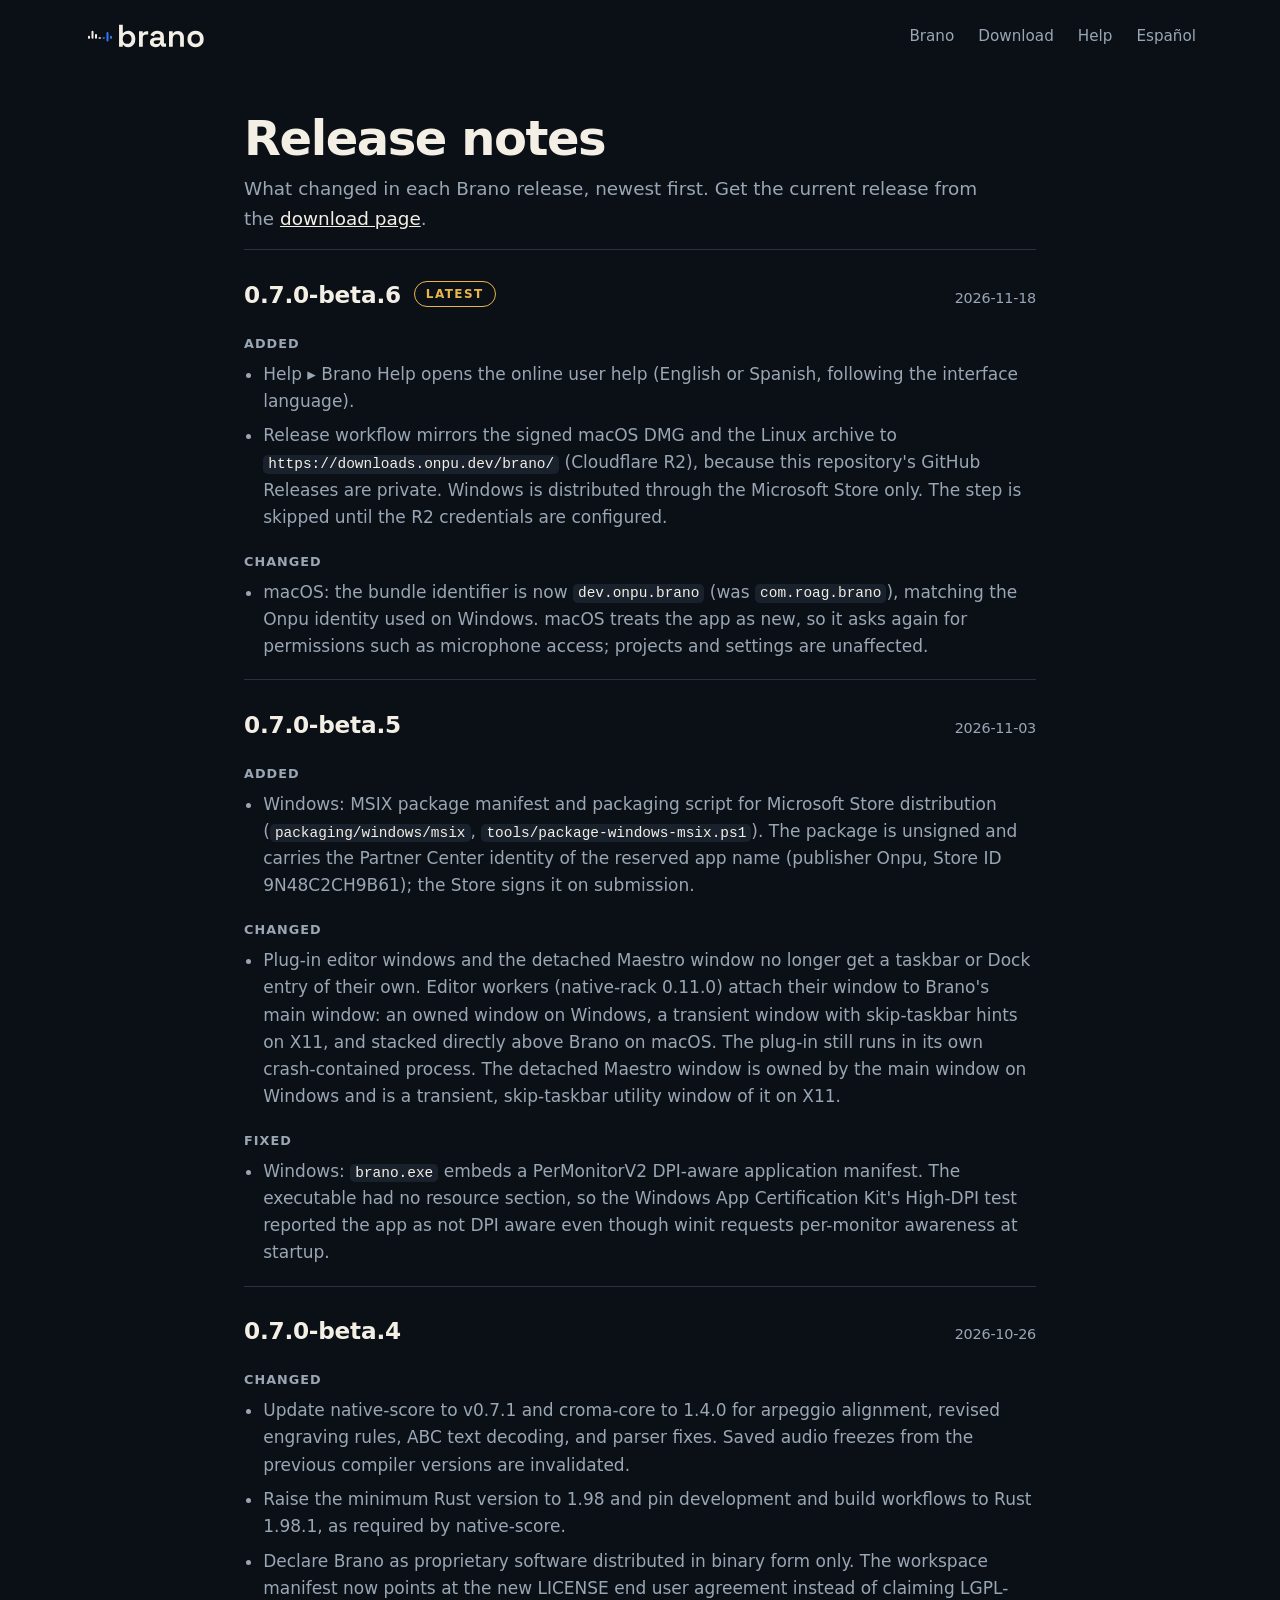
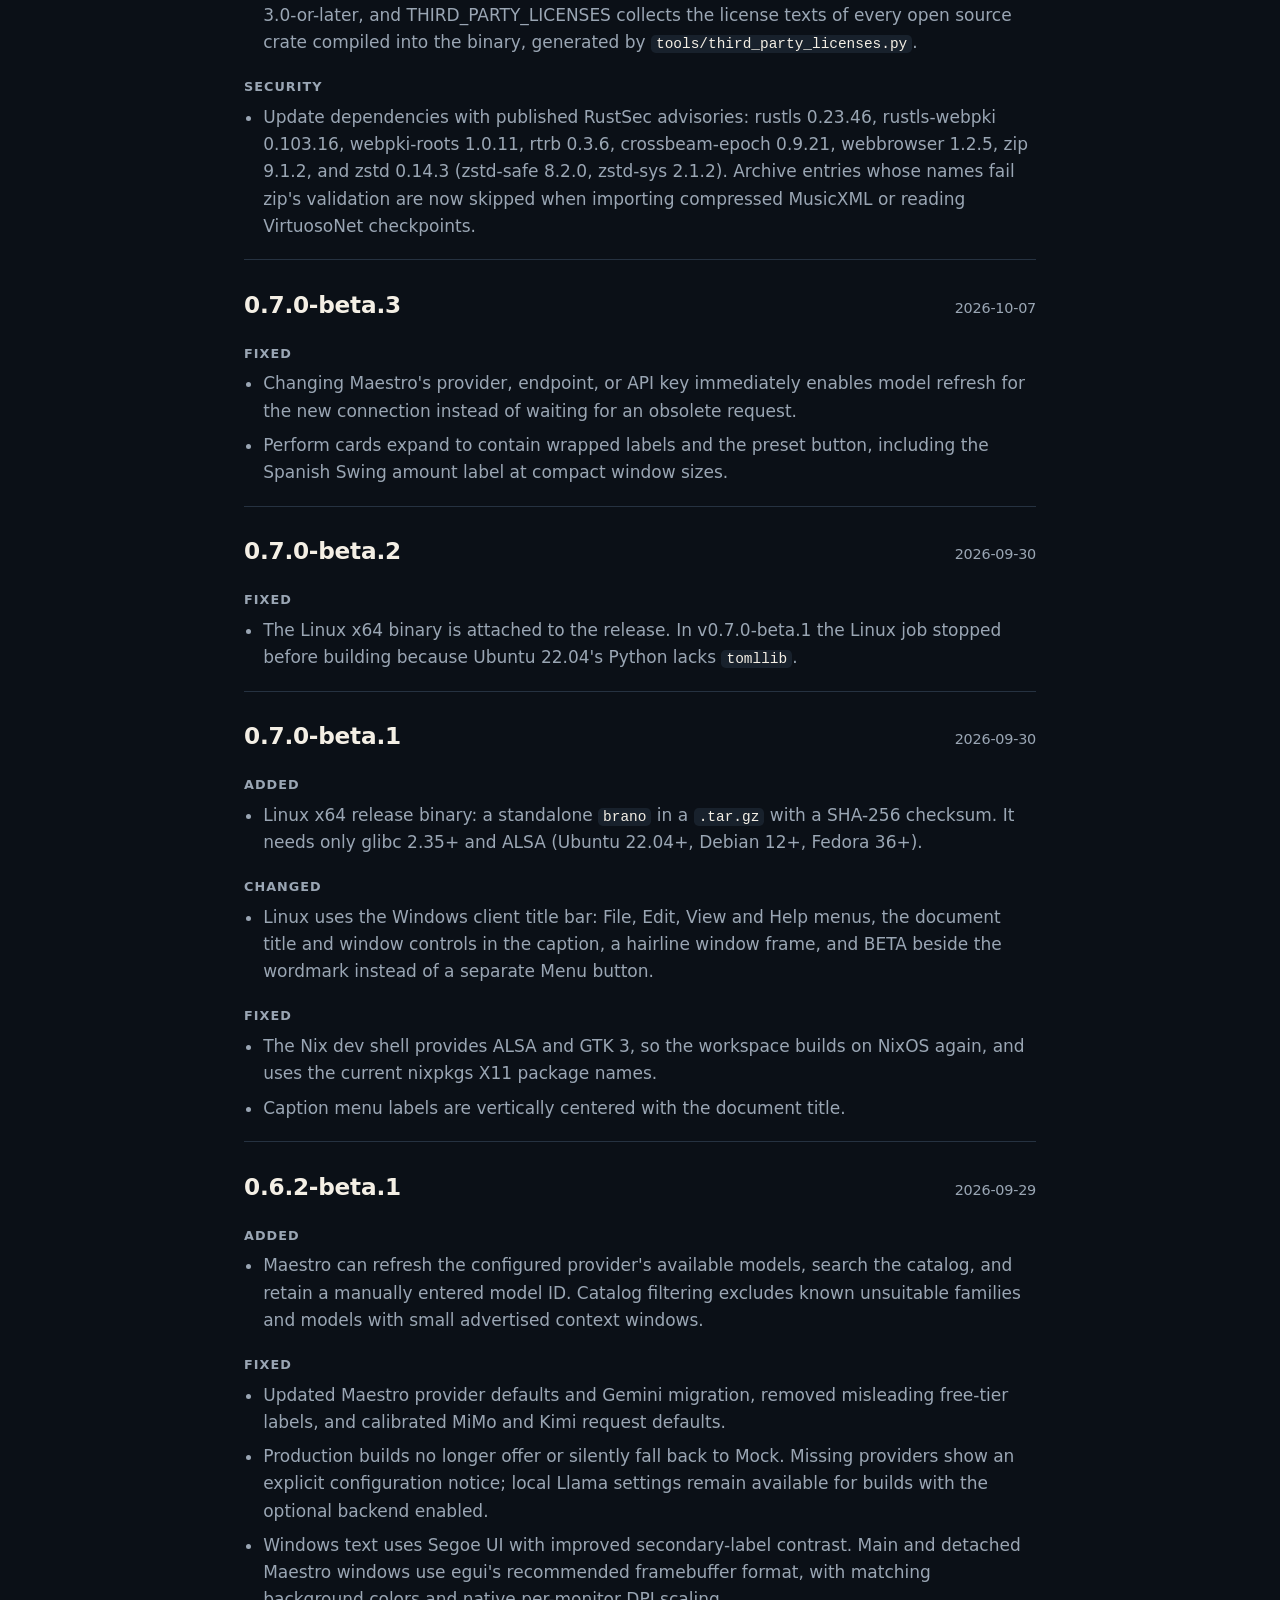
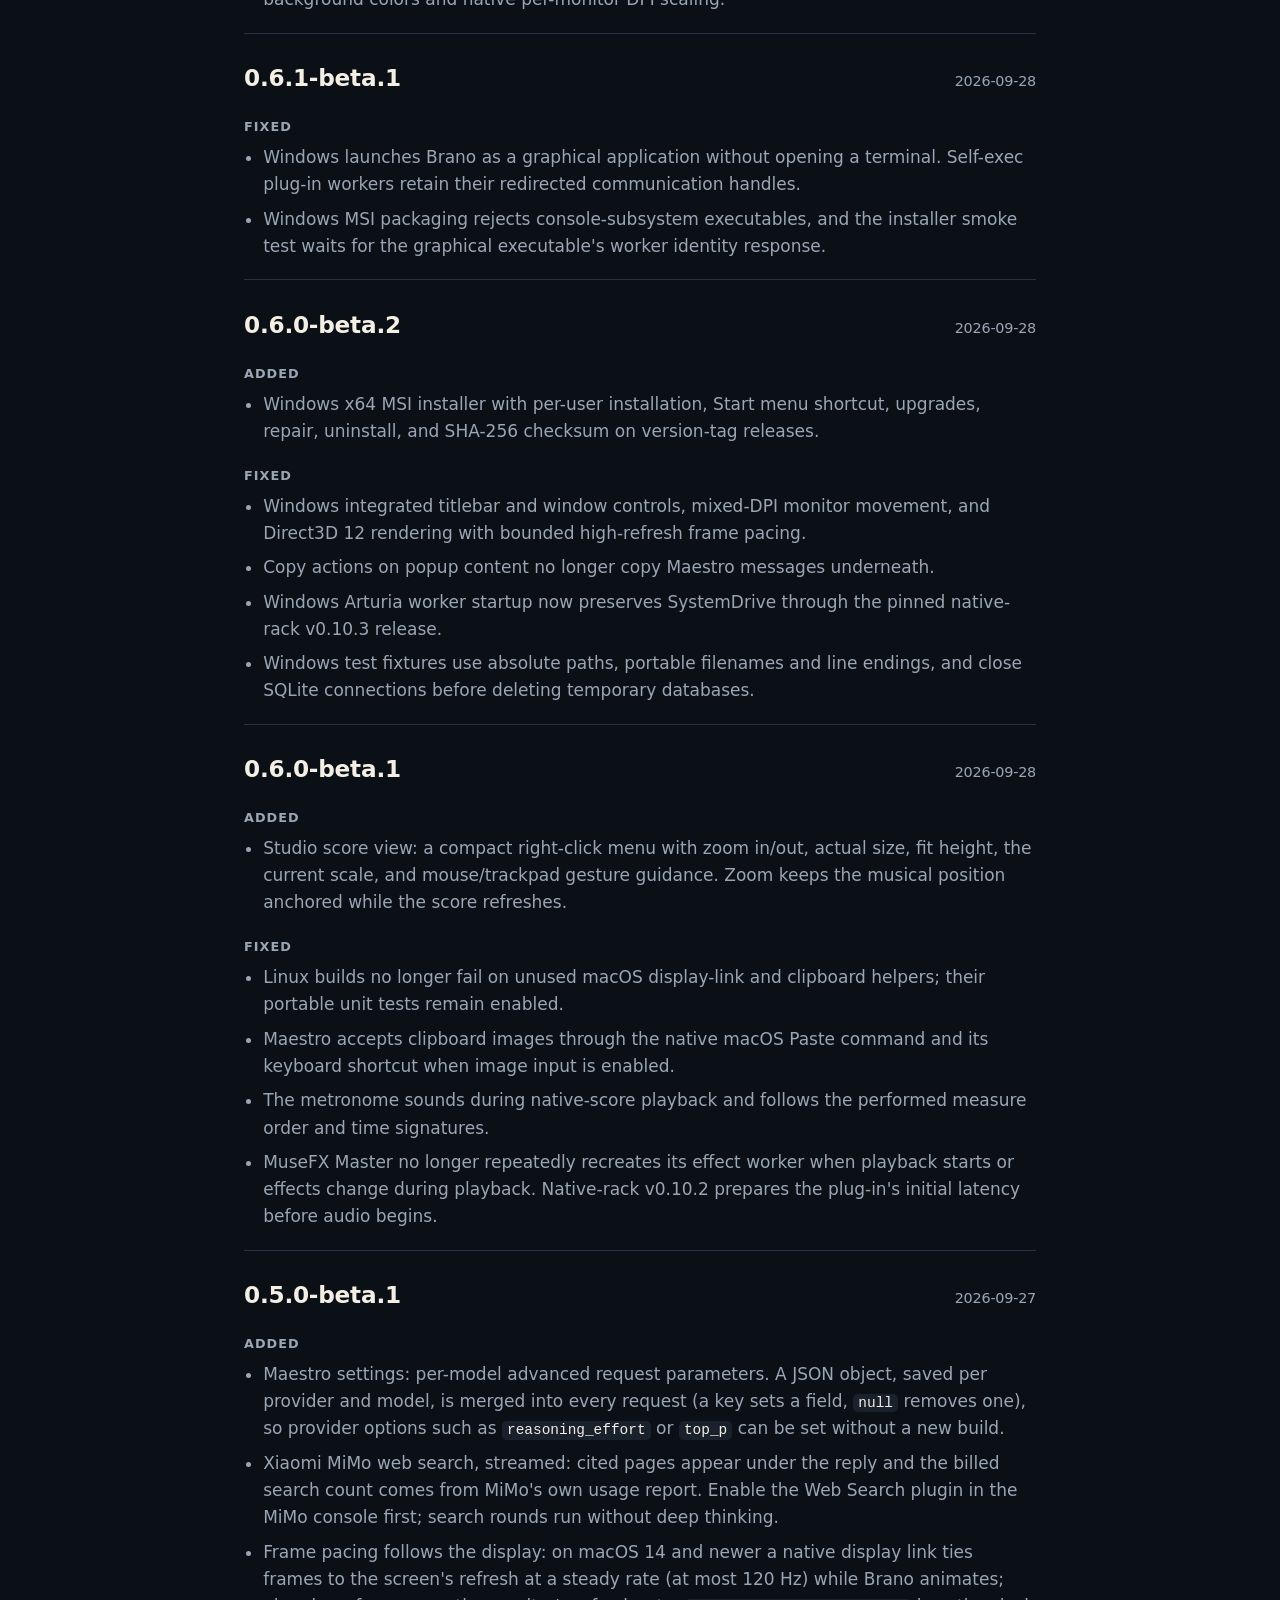
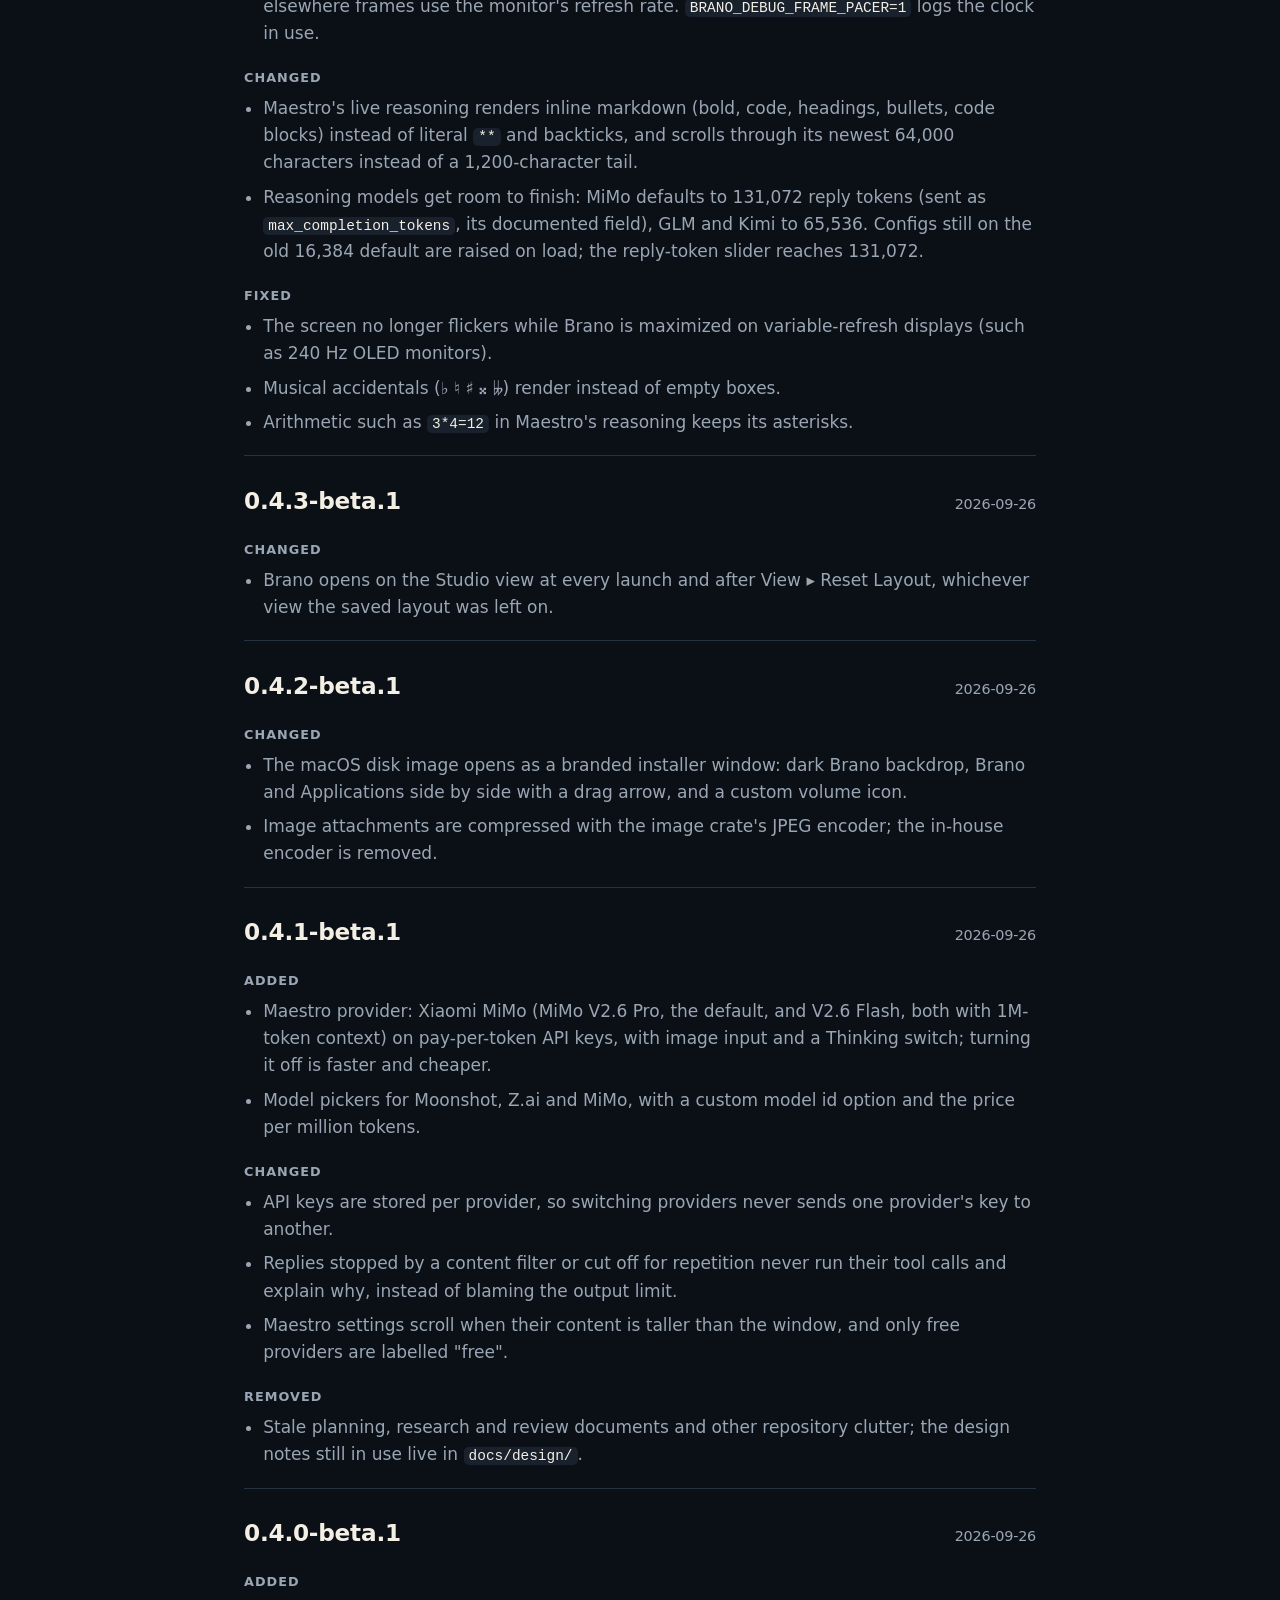
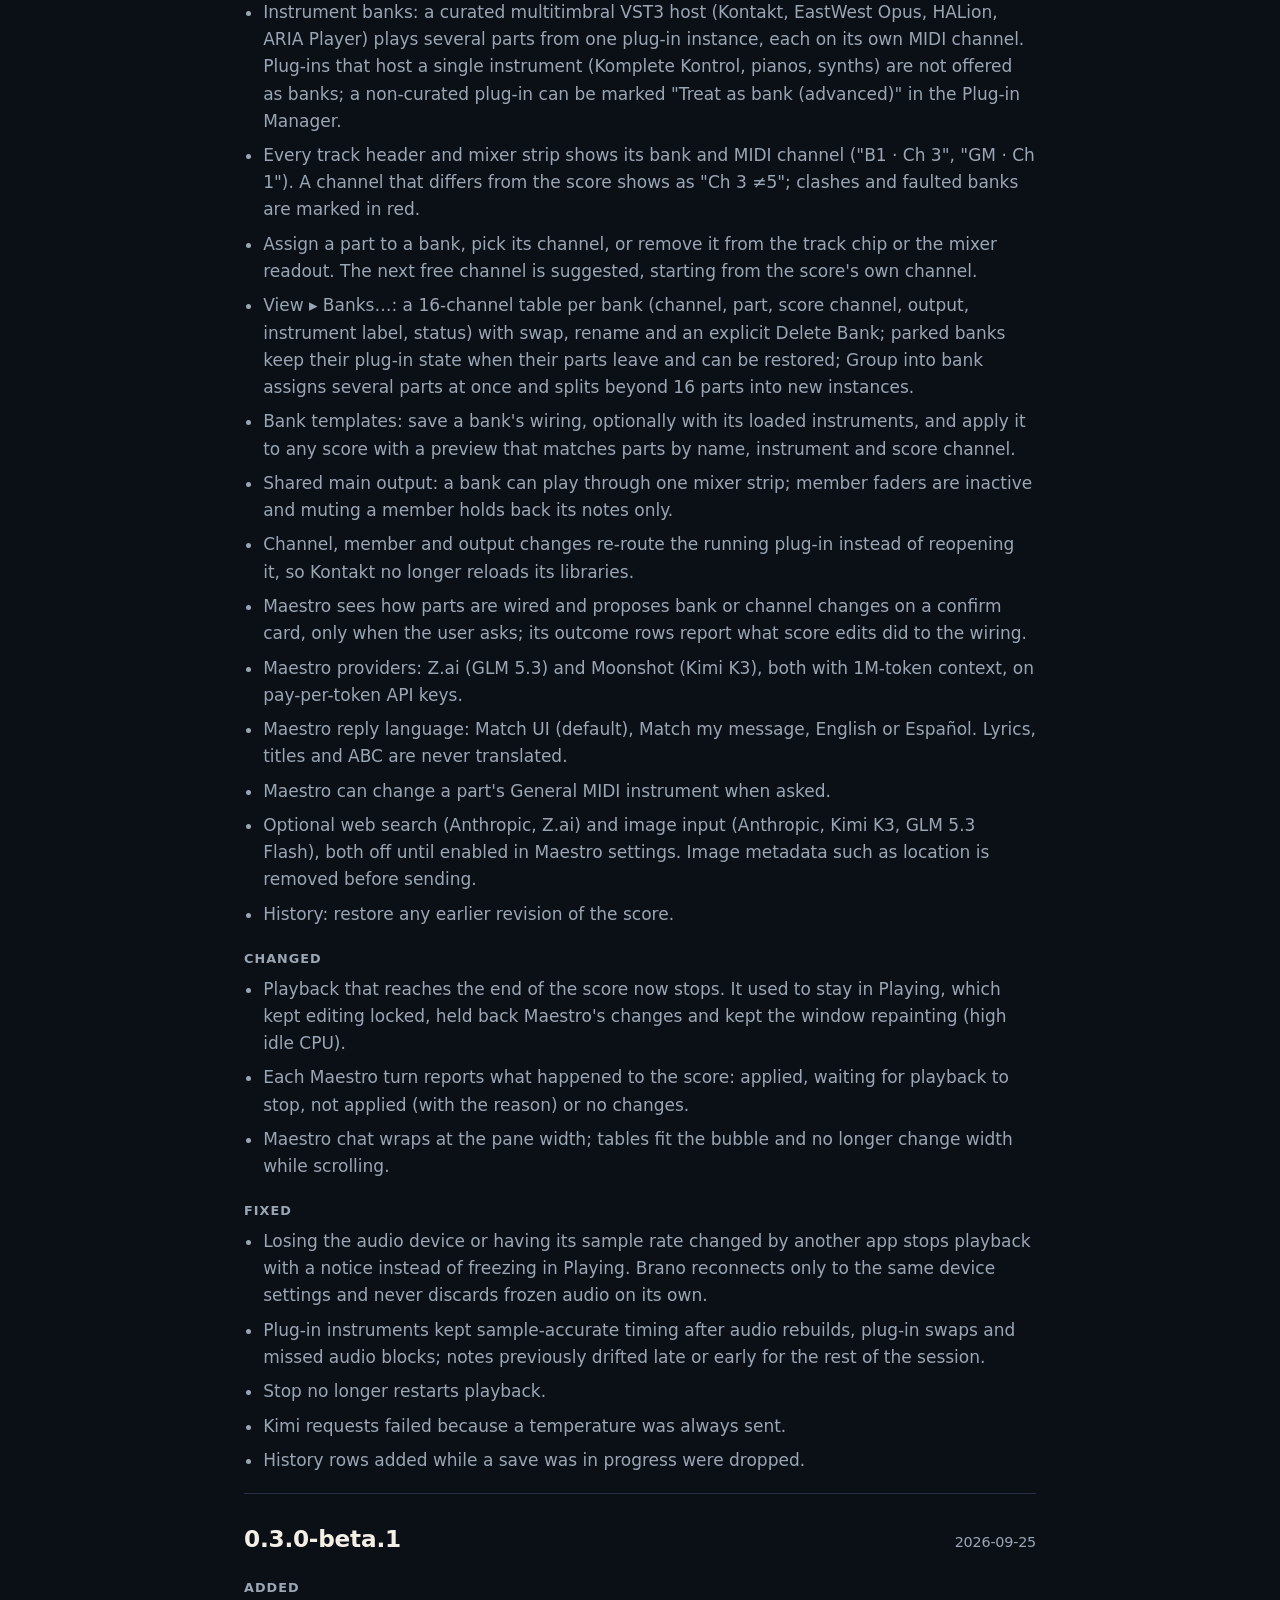
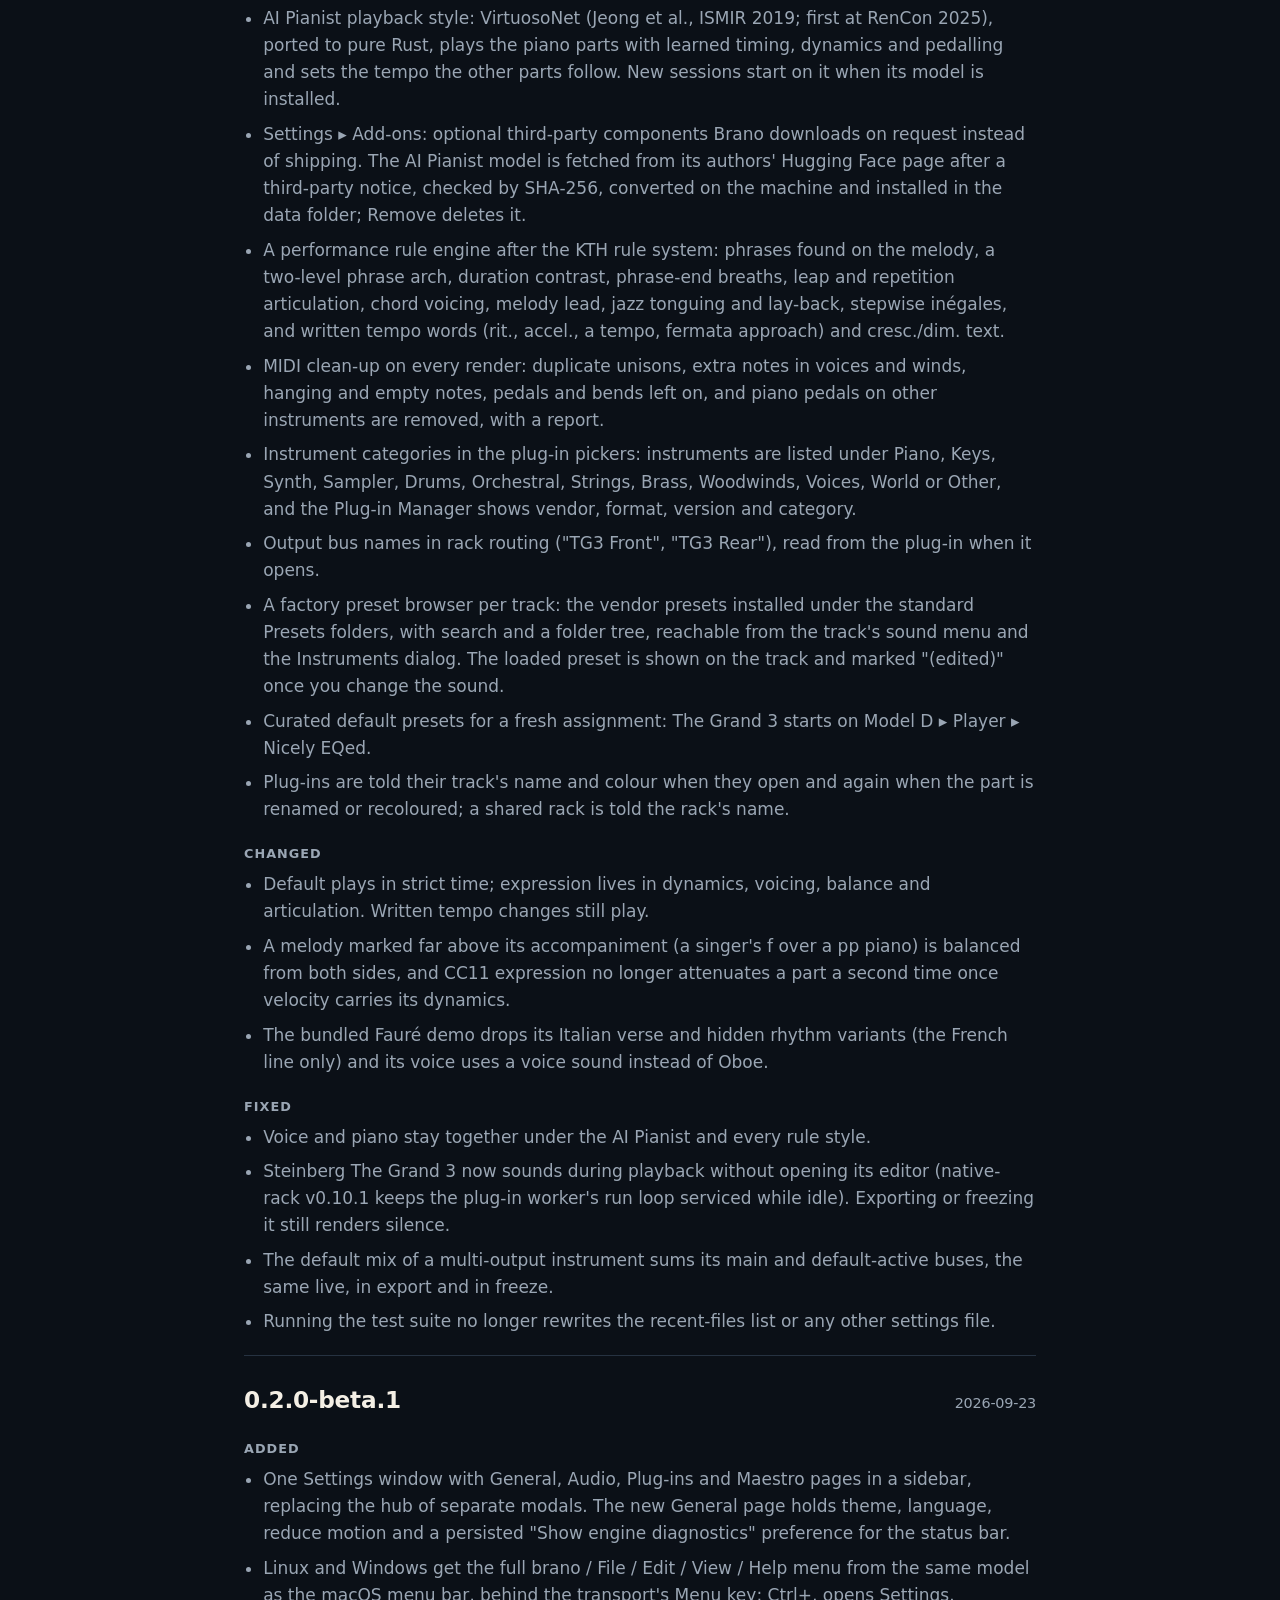
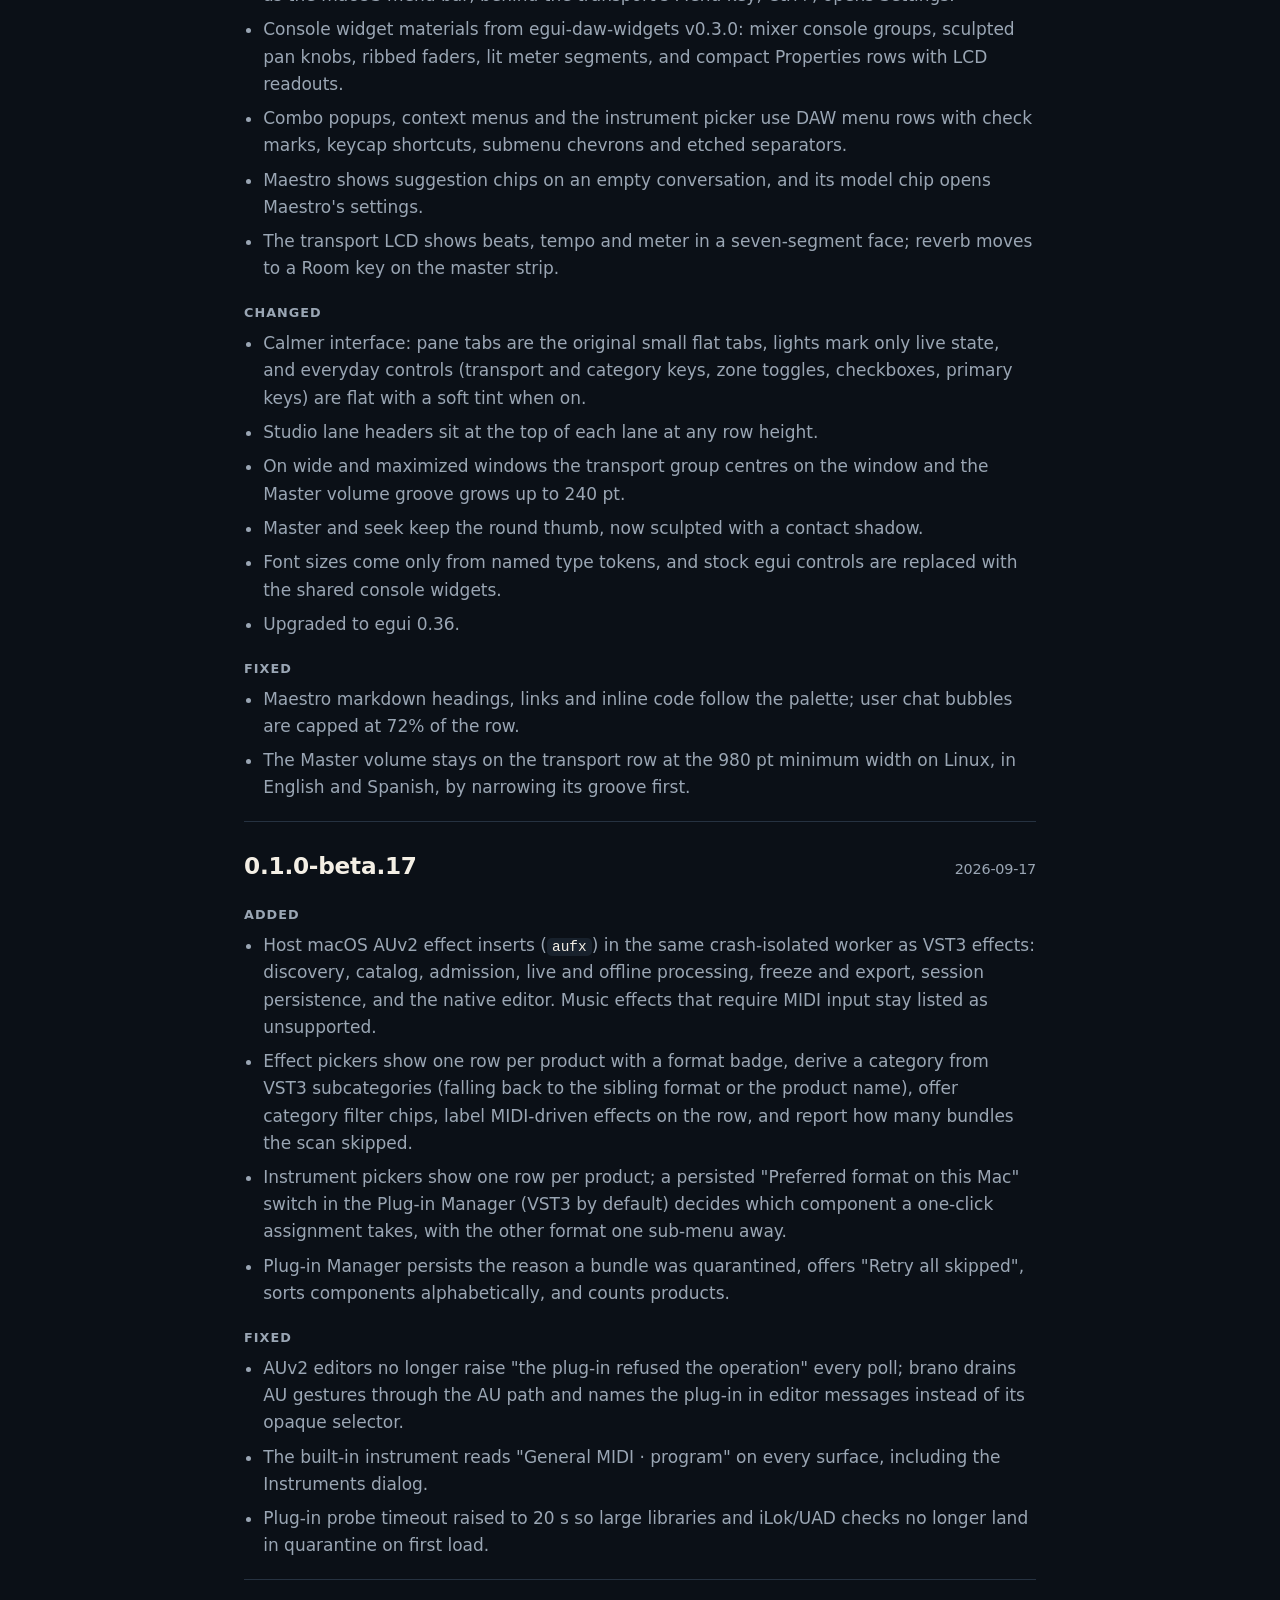
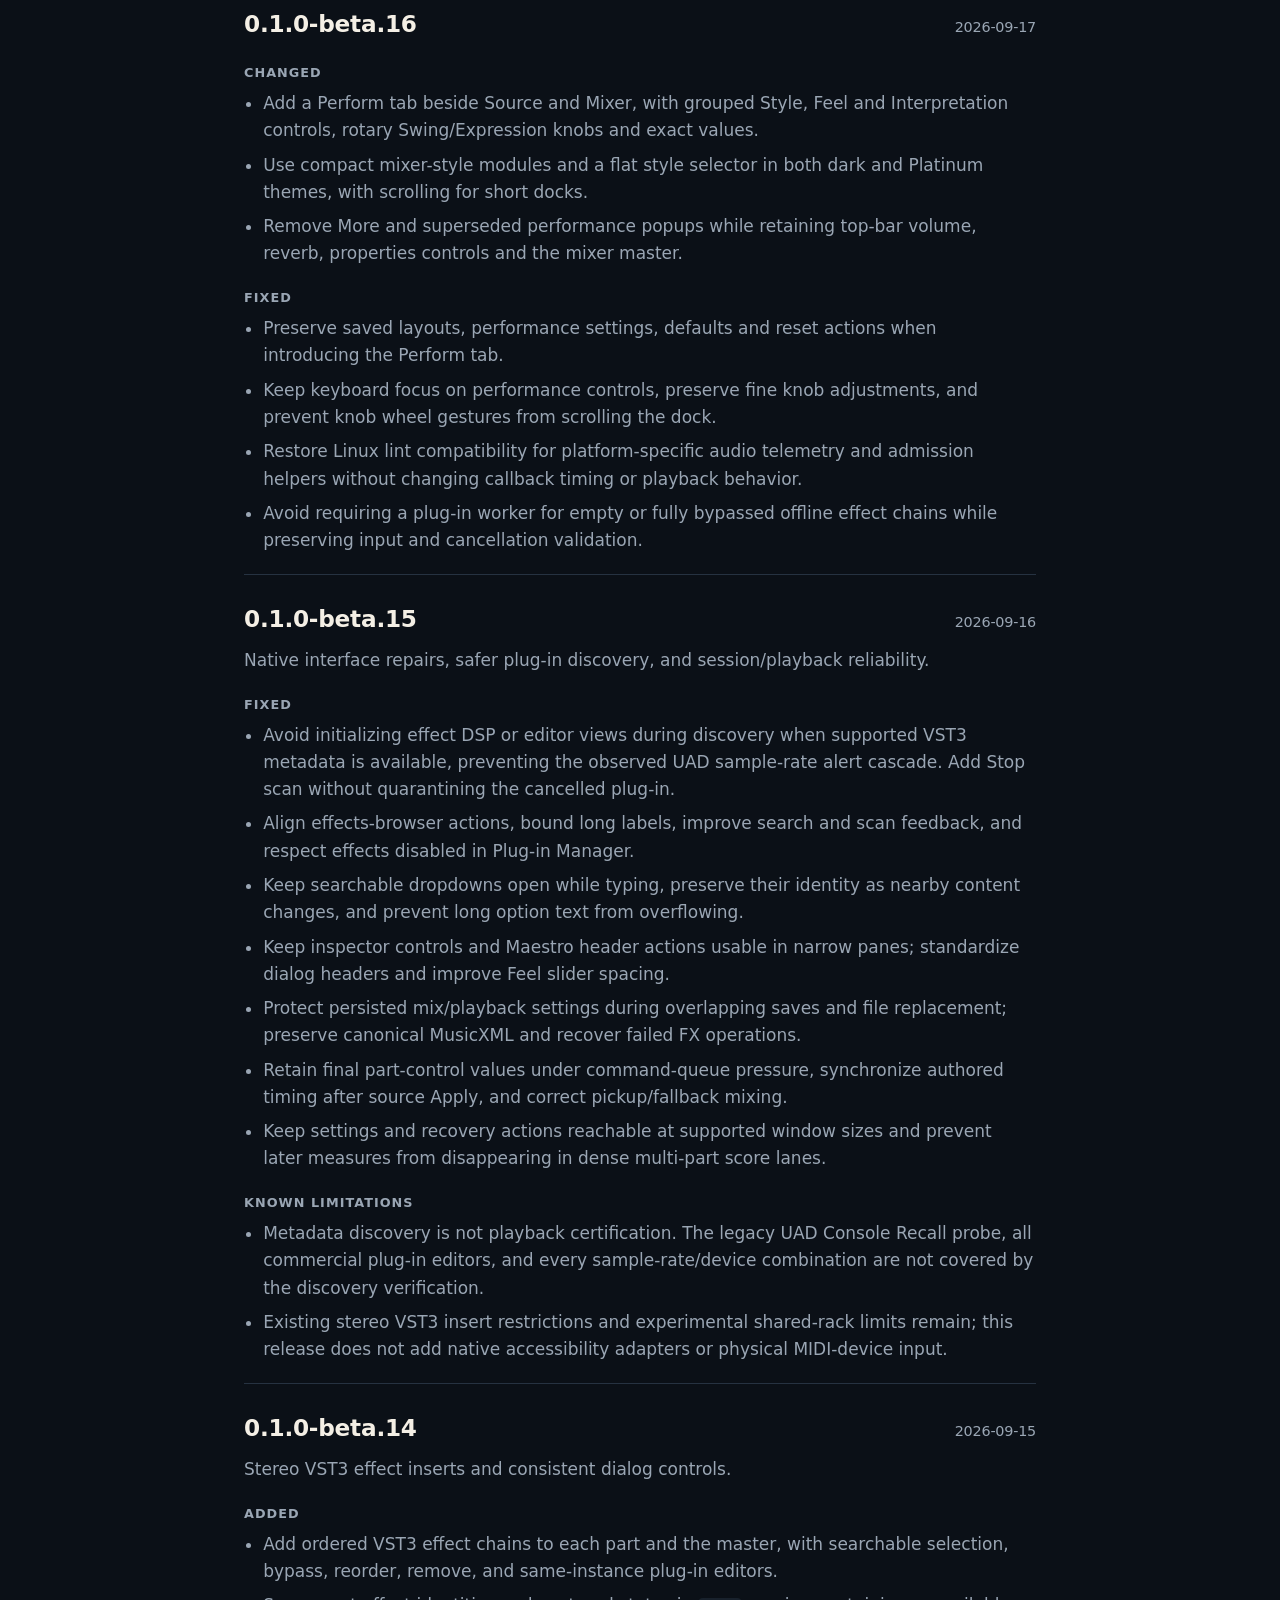
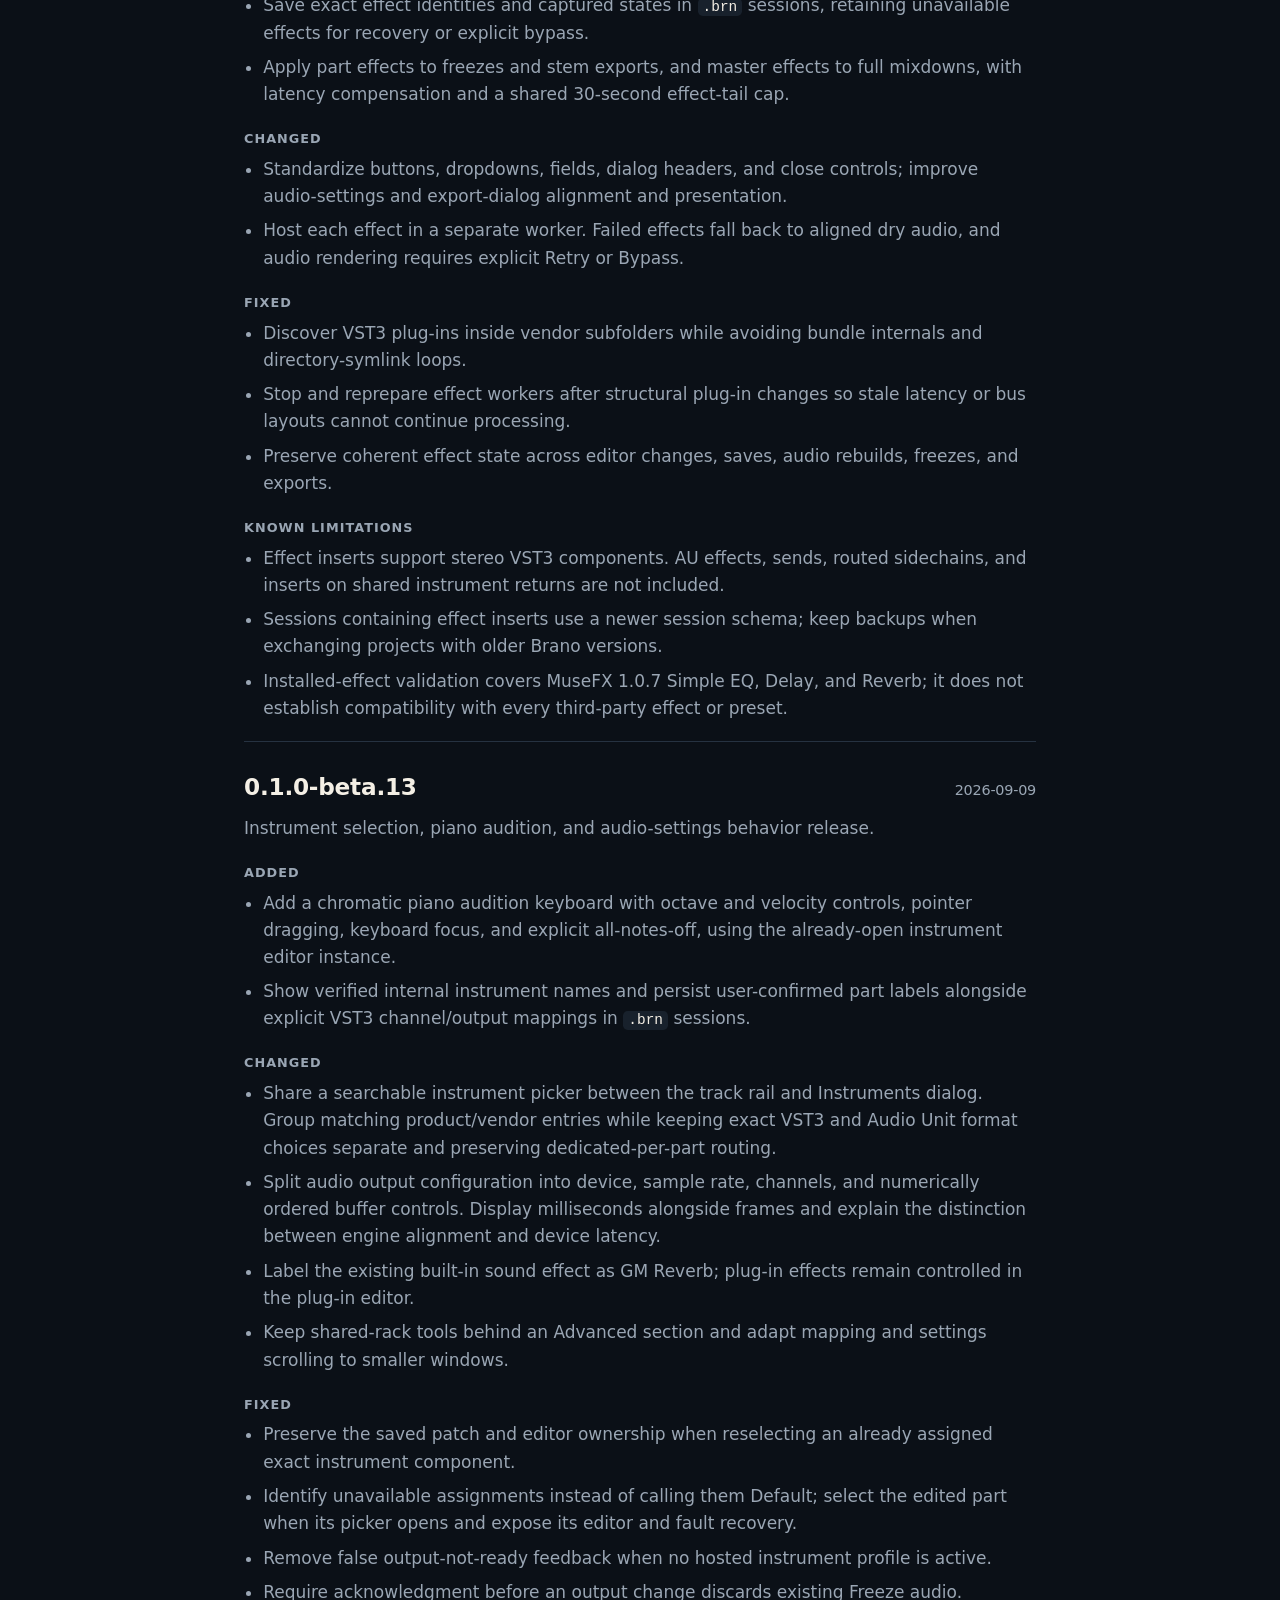
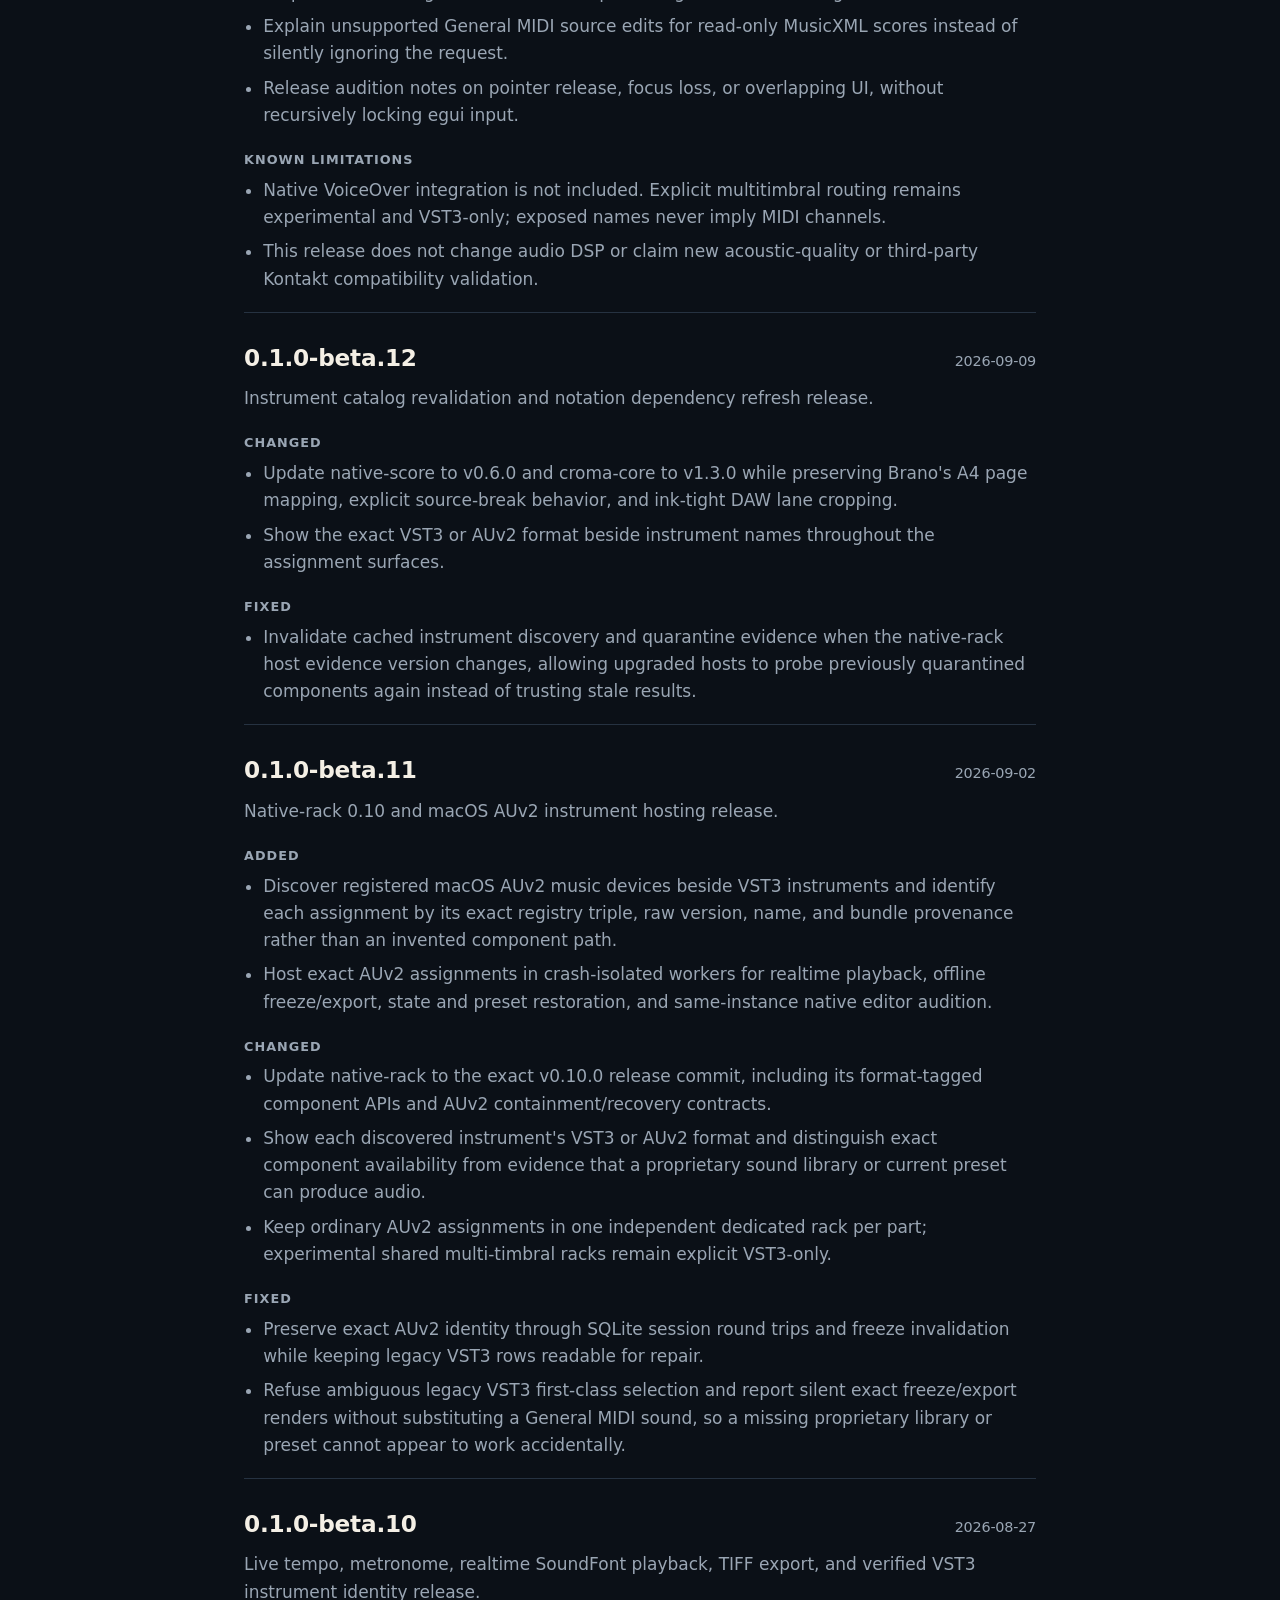
<file: brano/releases/index.html>
<!doctype html>
<html lang="en">
<head>
  <meta charset="utf-8">
  <meta name="viewport" content="width=device-width, initial-scale=1">
  <title>Brano release notes</title>
  <meta name="description" content="What changed in each Brano release: additions, changes and fixes, newest first.">
  <meta name="theme-color" content="#111820">
  <meta property="og:title" content="Brano release notes">
  <meta property="og:description" content="What changed in each Brano release: additions, changes and fixes, newest first.">
  <meta property="og:image" content="https://onpu.dev/brano/img/brano-hero.webp">
  <meta property="og:url" content="https://onpu.dev/brano/releases/">
  <link rel="alternate" hreflang="en" href="https://onpu.dev/brano/releases/">
  <link rel="alternate" hreflang="es" href="https://onpu.dev/brano/es/releases/">
  <link rel="icon" type="image/svg+xml" href="../img/brano-icon.svg">
  <link rel="stylesheet" href="../brano.css">
  <link rel="stylesheet" href="../releases/releases.css">
</head>
<body>
  <!-- Generated by tools/release_notes.py from Brano's CHANGELOG.md. Do not edit by hand. -->
  <header>
    <div class="wrap">
      <nav class="nav">
        <a href="../"><img src="../img/brano-lockup.svg" width="125" height="32" alt="Brano"></a>
        <ul>
          <li><a href="../">Brano</a></li>
          <li><a href="../download/">Download</a></li>
          <li><a href="../help/">Help</a></li>
          <li><a href="../es/releases/" hreflang="es">Español</a></li>
        </ul>
      </nav>
    </div>
  </header>
  <main class="notes">
    <div class="wrap">
      <h1>Release notes</h1>
      <p class="lede">What changed in each Brano release, newest first. Get the current release from the <a href="../download/">download page</a>.</p>
      <section class="release" id="v0.7.0-beta.6">
        <h2><a href="#v0.7.0-beta.6">0.7.0-beta.6</a> <span class="badge">Latest</span> <time datetime="2026-11-18">2026-11-18</time></h2>
        <h3>Added</h3>
        <ul>
          <li>Help ▸ Brano Help opens the online user help (English or Spanish, following the interface language).</li>
          <li>Release workflow mirrors the signed macOS DMG and the Linux archive to <code>https://downloads.onpu.dev/brano/</code> (Cloudflare R2), because this repository's GitHub Releases are private. Windows is distributed through the Microsoft Store only. The step is skipped until the R2 credentials are configured.</li>
        </ul>
        <h3>Changed</h3>
        <ul>
          <li>macOS: the bundle identifier is now <code>dev.onpu.brano</code> (was <code>com.roag.brano</code>), matching the Onpu identity used on Windows. macOS treats the app as new, so it asks again for permissions such as microphone access; projects and settings are unaffected.</li>
        </ul>
      </section>
      <section class="release" id="v0.7.0-beta.5">
        <h2><a href="#v0.7.0-beta.5">0.7.0-beta.5</a> <time datetime="2026-11-03">2026-11-03</time></h2>
        <h3>Added</h3>
        <ul>
          <li>Windows: MSIX package manifest and packaging script for Microsoft Store distribution (<code>packaging/windows/msix</code>, <code>tools/package-windows-msix.ps1</code>). The package is unsigned and carries the Partner Center identity of the reserved app name (publisher Onpu, Store ID 9N48C2CH9B61); the Store signs it on submission.</li>
        </ul>
        <h3>Changed</h3>
        <ul>
          <li>Plug-in editor windows and the detached Maestro window no longer get a taskbar or Dock entry of their own. Editor workers (native-rack 0.11.0) attach their window to Brano's main window: an owned window on Windows, a transient window with skip-taskbar hints on X11, and stacked directly above Brano on macOS. The plug-in still runs in its own crash-contained process. The detached Maestro window is owned by the main window on Windows and is a transient, skip-taskbar utility window of it on X11.</li>
        </ul>
        <h3>Fixed</h3>
        <ul>
          <li>Windows: <code>brano.exe</code> embeds a PerMonitorV2 DPI-aware application manifest. The executable had no resource section, so the Windows App Certification Kit's High-DPI test reported the app as not DPI aware even though winit requests per-monitor awareness at startup.</li>
        </ul>
      </section>
      <section class="release" id="v0.7.0-beta.4">
        <h2><a href="#v0.7.0-beta.4">0.7.0-beta.4</a> <time datetime="2026-10-26">2026-10-26</time></h2>
        <h3>Changed</h3>
        <ul>
          <li>Update native-score to v0.7.1 and croma-core to 1.4.0 for arpeggio alignment, revised engraving rules, ABC text decoding, and parser fixes. Saved audio freezes from the previous compiler versions are invalidated.</li>
          <li>Raise the minimum Rust version to 1.98 and pin development and build workflows to Rust 1.98.1, as required by native-score.</li>
          <li>Declare Brano as proprietary software distributed in binary form only. The workspace manifest now points at the new LICENSE end user agreement instead of claiming LGPL-3.0-or-later, and THIRD_PARTY_LICENSES collects the license texts of every open source crate compiled into the binary, generated by <code>tools/third_party_licenses.py</code>.</li>
        </ul>
        <h3>Security</h3>
        <ul>
          <li>Update dependencies with published RustSec advisories: rustls 0.23.46, rustls-webpki 0.103.16, webpki-roots 1.0.11, rtrb 0.3.6, crossbeam-epoch 0.9.21, webbrowser 1.2.5, zip 9.1.2, and zstd 0.14.3 (zstd-safe 8.2.0, zstd-sys 2.1.2). Archive entries whose names fail zip's validation are now skipped when importing compressed MusicXML or reading VirtuosoNet checkpoints.</li>
        </ul>
      </section>
      <section class="release" id="v0.7.0-beta.3">
        <h2><a href="#v0.7.0-beta.3">0.7.0-beta.3</a> <time datetime="2026-10-07">2026-10-07</time></h2>
        <h3>Fixed</h3>
        <ul>
          <li>Changing Maestro's provider, endpoint, or API key immediately enables model refresh for the new connection instead of waiting for an obsolete request.</li>
          <li>Perform cards expand to contain wrapped labels and the preset button, including the Spanish Swing amount label at compact window sizes.</li>
        </ul>
      </section>
      <section class="release" id="v0.7.0-beta.2">
        <h2><a href="#v0.7.0-beta.2">0.7.0-beta.2</a> <time datetime="2026-09-30">2026-09-30</time></h2>
        <h3>Fixed</h3>
        <ul>
          <li>The Linux x64 binary is attached to the release. In v0.7.0-beta.1 the Linux job stopped before building because Ubuntu 22.04's Python lacks <code>tomllib</code>.</li>
        </ul>
      </section>
      <section class="release" id="v0.7.0-beta.1">
        <h2><a href="#v0.7.0-beta.1">0.7.0-beta.1</a> <time datetime="2026-09-30">2026-09-30</time></h2>
        <h3>Added</h3>
        <ul>
          <li>Linux x64 release binary: a standalone <code>brano</code> in a <code>.tar.gz</code> with a SHA-256 checksum. It needs only glibc 2.35+ and ALSA (Ubuntu 22.04+, Debian 12+, Fedora 36+).</li>
        </ul>
        <h3>Changed</h3>
        <ul>
          <li>Linux uses the Windows client title bar: File, Edit, View and Help menus, the document title and window controls in the caption, a hairline window frame, and BETA beside the wordmark instead of a separate Menu button.</li>
        </ul>
        <h3>Fixed</h3>
        <ul>
          <li>The Nix dev shell provides ALSA and GTK 3, so the workspace builds on NixOS again, and uses the current nixpkgs X11 package names.</li>
          <li>Caption menu labels are vertically centered with the document title.</li>
        </ul>
      </section>
      <section class="release" id="v0.6.2-beta.1">
        <h2><a href="#v0.6.2-beta.1">0.6.2-beta.1</a> <time datetime="2026-09-29">2026-09-29</time></h2>
        <h3>Added</h3>
        <ul>
          <li>Maestro can refresh the configured provider's available models, search the catalog, and retain a manually entered model ID. Catalog filtering excludes known unsuitable families and models with small advertised context windows.</li>
        </ul>
        <h3>Fixed</h3>
        <ul>
          <li>Updated Maestro provider defaults and Gemini migration, removed misleading free-tier labels, and calibrated MiMo and Kimi request defaults.</li>
          <li>Production builds no longer offer or silently fall back to Mock. Missing providers show an explicit configuration notice; local Llama settings remain available for builds with the optional backend enabled.</li>
          <li>Windows text uses Segoe UI with improved secondary-label contrast. Main and detached Maestro windows use egui's recommended framebuffer format, with matching background colors and native per-monitor DPI scaling.</li>
        </ul>
      </section>
      <section class="release" id="v0.6.1-beta.1">
        <h2><a href="#v0.6.1-beta.1">0.6.1-beta.1</a> <time datetime="2026-09-28">2026-09-28</time></h2>
        <h3>Fixed</h3>
        <ul>
          <li>Windows launches Brano as a graphical application without opening a terminal. Self-exec plug-in workers retain their redirected communication handles.</li>
          <li>Windows MSI packaging rejects console-subsystem executables, and the installer smoke test waits for the graphical executable's worker identity response.</li>
        </ul>
      </section>
      <section class="release" id="v0.6.0-beta.2">
        <h2><a href="#v0.6.0-beta.2">0.6.0-beta.2</a> <time datetime="2026-09-28">2026-09-28</time></h2>
        <h3>Added</h3>
        <ul>
          <li>Windows x64 MSI installer with per-user installation, Start menu shortcut, upgrades, repair, uninstall, and SHA-256 checksum on version-tag releases.</li>
        </ul>
        <h3>Fixed</h3>
        <ul>
          <li>Windows integrated titlebar and window controls, mixed-DPI monitor movement, and Direct3D 12 rendering with bounded high-refresh frame pacing.</li>
          <li>Copy actions on popup content no longer copy Maestro messages underneath.</li>
          <li>Windows Arturia worker startup now preserves SystemDrive through the pinned native-rack v0.10.3 release.</li>
          <li>Windows test fixtures use absolute paths, portable filenames and line endings, and close SQLite connections before deleting temporary databases.</li>
        </ul>
      </section>
      <section class="release" id="v0.6.0-beta.1">
        <h2><a href="#v0.6.0-beta.1">0.6.0-beta.1</a> <time datetime="2026-09-28">2026-09-28</time></h2>
        <h3>Added</h3>
        <ul>
          <li>Studio score view: a compact right-click menu with zoom in/out, actual size, fit height, the current scale, and mouse/trackpad gesture guidance. Zoom keeps the musical position anchored while the score refreshes.</li>
        </ul>
        <h3>Fixed</h3>
        <ul>
          <li>Linux builds no longer fail on unused macOS display-link and clipboard helpers; their portable unit tests remain enabled.</li>
          <li>Maestro accepts clipboard images through the native macOS Paste command and its keyboard shortcut when image input is enabled.</li>
          <li>The metronome sounds during native-score playback and follows the performed measure order and time signatures.</li>
          <li>MuseFX Master no longer repeatedly recreates its effect worker when playback starts or effects change during playback. Native-rack v0.10.2 prepares the plug-in's initial latency before audio begins.</li>
        </ul>
      </section>
      <section class="release" id="v0.5.0-beta.1">
        <h2><a href="#v0.5.0-beta.1">0.5.0-beta.1</a> <time datetime="2026-09-27">2026-09-27</time></h2>
        <h3>Added</h3>
        <ul>
          <li>Maestro settings: per-model advanced request parameters. A JSON object, saved per provider and model, is merged into every request (a key sets a field, <code>null</code> removes one), so provider options such as <code>reasoning_effort</code> or <code>top_p</code> can be set without a new build.</li>
          <li>Xiaomi MiMo web search, streamed: cited pages appear under the reply and the billed search count comes from MiMo's own usage report. Enable the Web Search plugin in the MiMo console first; search rounds run without deep thinking.</li>
          <li>Frame pacing follows the display: on macOS 14 and newer a native display link ties frames to the screen's refresh at a steady rate (at most 120 Hz) while Brano animates; elsewhere frames use the monitor's refresh rate. <code>BRANO_DEBUG_FRAME_PACER=1</code> logs the clock in use.</li>
        </ul>
        <h3>Changed</h3>
        <ul>
          <li>Maestro's live reasoning renders inline markdown (bold, code, headings, bullets, code blocks) instead of literal <code>**</code> and backticks, and scrolls through its newest 64,000 characters instead of a 1,200-character tail.</li>
          <li>Reasoning models get room to finish: MiMo defaults to 131,072 reply tokens (sent as <code>max_completion_tokens</code>, its documented field), GLM and Kimi to 65,536. Configs still on the old 16,384 default are raised on load; the reply-token slider reaches 131,072.</li>
        </ul>
        <h3>Fixed</h3>
        <ul>
          <li>The screen no longer flickers while Brano is maximized on variable-refresh displays (such as 240 Hz OLED monitors).</li>
          <li>Musical accidentals (♭ ♮ ♯ 𝄪 𝄫) render instead of empty boxes.</li>
          <li>Arithmetic such as <code>3*4=12</code> in Maestro's reasoning keeps its asterisks.</li>
        </ul>
      </section>
      <section class="release" id="v0.4.3-beta.1">
        <h2><a href="#v0.4.3-beta.1">0.4.3-beta.1</a> <time datetime="2026-09-26">2026-09-26</time></h2>
        <h3>Changed</h3>
        <ul>
          <li>Brano opens on the Studio view at every launch and after View ▸ Reset Layout, whichever view the saved layout was left on.</li>
        </ul>
      </section>
      <section class="release" id="v0.4.2-beta.1">
        <h2><a href="#v0.4.2-beta.1">0.4.2-beta.1</a> <time datetime="2026-09-26">2026-09-26</time></h2>
        <h3>Changed</h3>
        <ul>
          <li>The macOS disk image opens as a branded installer window: dark Brano backdrop, Brano and Applications side by side with a drag arrow, and a custom volume icon.</li>
          <li>Image attachments are compressed with the image crate's JPEG encoder; the in-house encoder is removed.</li>
        </ul>
      </section>
      <section class="release" id="v0.4.1-beta.1">
        <h2><a href="#v0.4.1-beta.1">0.4.1-beta.1</a> <time datetime="2026-09-26">2026-09-26</time></h2>
        <h3>Added</h3>
        <ul>
          <li>Maestro provider: Xiaomi MiMo (MiMo V2.6 Pro, the default, and V2.6 Flash, both with 1M-token context) on pay-per-token API keys, with image input and a Thinking switch; turning it off is faster and cheaper.</li>
          <li>Model pickers for Moonshot, Z.ai and MiMo, with a custom model id option and the price per million tokens.</li>
        </ul>
        <h3>Changed</h3>
        <ul>
          <li>API keys are stored per provider, so switching providers never sends one provider's key to another.</li>
          <li>Replies stopped by a content filter or cut off for repetition never run their tool calls and explain why, instead of blaming the output limit.</li>
          <li>Maestro settings scroll when their content is taller than the window, and only free providers are labelled "free".</li>
        </ul>
        <h3>Removed</h3>
        <ul>
          <li>Stale planning, research and review documents and other repository clutter; the design notes still in use live in <code>docs/design/</code>.</li>
        </ul>
      </section>
      <section class="release" id="v0.4.0-beta.1">
        <h2><a href="#v0.4.0-beta.1">0.4.0-beta.1</a> <time datetime="2026-09-26">2026-09-26</time></h2>
        <h3>Added</h3>
        <ul>
          <li>Instrument banks: a curated multitimbral VST3 host (Kontakt, EastWest Opus, HALion, ARIA Player) plays several parts from one plug-in instance, each on its own MIDI channel. Plug-ins that host a single instrument (Komplete Kontrol, pianos, synths) are not offered as banks; a non-curated plug-in can be marked "Treat as bank (advanced)" in the Plug-in Manager.</li>
          <li>Every track header and mixer strip shows its bank and MIDI channel ("B1 · Ch 3", "GM · Ch 1"). A channel that differs from the score shows as "Ch 3 ≠5"; clashes and faulted banks are marked in red.</li>
          <li>Assign a part to a bank, pick its channel, or remove it from the track chip or the mixer readout. The next free channel is suggested, starting from the score's own channel.</li>
          <li>View ▸ Banks…: a 16-channel table per bank (channel, part, score channel, output, instrument label, status) with swap, rename and an explicit Delete Bank; parked banks keep their plug-in state when their parts leave and can be restored; Group into bank assigns several parts at once and splits beyond 16 parts into new instances.</li>
          <li>Bank templates: save a bank's wiring, optionally with its loaded instruments, and apply it to any score with a preview that matches parts by name, instrument and score channel.</li>
          <li>Shared main output: a bank can play through one mixer strip; member faders are inactive and muting a member holds back its notes only.</li>
          <li>Channel, member and output changes re-route the running plug-in instead of reopening it, so Kontakt no longer reloads its libraries.</li>
          <li>Maestro sees how parts are wired and proposes bank or channel changes on a confirm card, only when the user asks; its outcome rows report what score edits did to the wiring.</li>
          <li>Maestro providers: Z.ai (GLM 5.3) and Moonshot (Kimi K3), both with 1M-token context, on pay-per-token API keys.</li>
          <li>Maestro reply language: Match UI (default), Match my message, English or Español. Lyrics, titles and ABC are never translated.</li>
          <li>Maestro can change a part's General MIDI instrument when asked.</li>
          <li>Optional web search (Anthropic, Z.ai) and image input (Anthropic, Kimi K3, GLM 5.3 Flash), both off until enabled in Maestro settings. Image metadata such as location is removed before sending.</li>
          <li>History: restore any earlier revision of the score.</li>
        </ul>
        <h3>Changed</h3>
        <ul>
          <li>Playback that reaches the end of the score now stops. It used to stay in Playing, which kept editing locked, held back Maestro's changes and kept the window repainting (high idle CPU).</li>
          <li>Each Maestro turn reports what happened to the score: applied, waiting for playback to stop, not applied (with the reason) or no changes.</li>
          <li>Maestro chat wraps at the pane width; tables fit the bubble and no longer change width while scrolling.</li>
        </ul>
        <h3>Fixed</h3>
        <ul>
          <li>Losing the audio device or having its sample rate changed by another app stops playback with a notice instead of freezing in Playing. Brano reconnects only to the same device settings and never discards frozen audio on its own.</li>
          <li>Plug-in instruments kept sample-accurate timing after audio rebuilds, plug-in swaps and missed audio blocks; notes previously drifted late or early for the rest of the session.</li>
          <li>Stop no longer restarts playback.</li>
          <li>Kimi requests failed because a temperature was always sent.</li>
          <li>History rows added while a save was in progress were dropped.</li>
        </ul>
      </section>
      <section class="release" id="v0.3.0-beta.1">
        <h2><a href="#v0.3.0-beta.1">0.3.0-beta.1</a> <time datetime="2026-09-25">2026-09-25</time></h2>
        <h3>Added</h3>
        <ul>
          <li>AI Pianist playback style: VirtuosoNet (Jeong et al., ISMIR 2019; first at RenCon 2025), ported to pure Rust, plays the piano parts with learned timing, dynamics and pedalling and sets the tempo the other parts follow. New sessions start on it when its model is installed.</li>
          <li>Settings ▸ Add-ons: optional third-party components Brano downloads on request instead of shipping. The AI Pianist model is fetched from its authors' Hugging Face page after a third-party notice, checked by SHA-256, converted on the machine and installed in the data folder; Remove deletes it.</li>
          <li>A performance rule engine after the KTH rule system: phrases found on the melody, a two-level phrase arch, duration contrast, phrase-end breaths, leap and repetition articulation, chord voicing, melody lead, jazz tonguing and lay-back, stepwise inégales, and written tempo words (rit., accel., a tempo, fermata approach) and cresc./dim. text.</li>
          <li>MIDI clean-up on every render: duplicate unisons, extra notes in voices and winds, hanging and empty notes, pedals and bends left on, and piano pedals on other instruments are removed, with a report.</li>
          <li>Instrument categories in the plug-in pickers: instruments are listed under Piano, Keys, Synth, Sampler, Drums, Orchestral, Strings, Brass, Woodwinds, Voices, World or Other, and the Plug-in Manager shows vendor, format, version and category.</li>
          <li>Output bus names in rack routing ("TG3 Front", "TG3 Rear"), read from the plug-in when it opens.</li>
          <li>A factory preset browser per track: the vendor presets installed under the standard Presets folders, with search and a folder tree, reachable from the track's sound menu and the Instruments dialog. The loaded preset is shown on the track and marked "(edited)" once you change the sound.</li>
          <li>Curated default presets for a fresh assignment: The Grand 3 starts on Model D ▸ Player ▸ Nicely EQed.</li>
          <li>Plug-ins are told their track's name and colour when they open and again when the part is renamed or recoloured; a shared rack is told the rack's name.</li>
        </ul>
        <h3>Changed</h3>
        <ul>
          <li>Default plays in strict time; expression lives in dynamics, voicing, balance and articulation. Written tempo changes still play.</li>
          <li>A melody marked far above its accompaniment (a singer's f over a pp piano) is balanced from both sides, and CC11 expression no longer attenuates a part a second time once velocity carries its dynamics.</li>
          <li>The bundled Fauré demo drops its Italian verse and hidden rhythm variants (the French line only) and its voice uses a voice sound instead of Oboe.</li>
        </ul>
        <h3>Fixed</h3>
        <ul>
          <li>Voice and piano stay together under the AI Pianist and every rule style.</li>
          <li>Steinberg The Grand 3 now sounds during playback without opening its editor (native-rack v0.10.1 keeps the plug-in worker's run loop serviced while idle). Exporting or freezing it still renders silence.</li>
          <li>The default mix of a multi-output instrument sums its main and default-active buses, the same live, in export and in freeze.</li>
          <li>Running the test suite no longer rewrites the recent-files list or any other settings file.</li>
        </ul>
      </section>
      <section class="release" id="v0.2.0-beta.1">
        <h2><a href="#v0.2.0-beta.1">0.2.0-beta.1</a> <time datetime="2026-09-23">2026-09-23</time></h2>
        <h3>Added</h3>
        <ul>
          <li>One Settings window with General, Audio, Plug-ins and Maestro pages in a sidebar, replacing the hub of separate modals. The new General page holds theme, language, reduce motion and a persisted "Show engine diagnostics" preference for the status bar.</li>
          <li>Linux and Windows get the full brano / File / Edit / View / Help menu from the same model as the macOS menu bar, behind the transport's Menu key; Ctrl+, opens Settings.</li>
          <li>Console widget materials from egui-daw-widgets v0.3.0: mixer console groups, sculpted pan knobs, ribbed faders, lit meter segments, and compact Properties rows with LCD readouts.</li>
          <li>Combo popups, context menus and the instrument picker use DAW menu rows with check marks, keycap shortcuts, submenu chevrons and etched separators.</li>
          <li>Maestro shows suggestion chips on an empty conversation, and its model chip opens Maestro's settings.</li>
          <li>The transport LCD shows beats, tempo and meter in a seven-segment face; reverb moves to a Room key on the master strip.</li>
        </ul>
        <h3>Changed</h3>
        <ul>
          <li>Calmer interface: pane tabs are the original small flat tabs, lights mark only live state, and everyday controls (transport and category keys, zone toggles, checkboxes, primary keys) are flat with a soft tint when on.</li>
          <li>Studio lane headers sit at the top of each lane at any row height.</li>
          <li>On wide and maximized windows the transport group centres on the window and the Master volume groove grows up to 240 pt.</li>
          <li>Master and seek keep the round thumb, now sculpted with a contact shadow.</li>
          <li>Font sizes come only from named type tokens, and stock egui controls are replaced with the shared console widgets.</li>
          <li>Upgraded to egui 0.36.</li>
        </ul>
        <h3>Fixed</h3>
        <ul>
          <li>Maestro markdown headings, links and inline code follow the palette; user chat bubbles are capped at 72% of the row.</li>
          <li>The Master volume stays on the transport row at the 980 pt minimum width on Linux, in English and Spanish, by narrowing its groove first.</li>
        </ul>
      </section>
      <section class="release" id="v0.1.0-beta.17">
        <h2><a href="#v0.1.0-beta.17">0.1.0-beta.17</a> <time datetime="2026-09-17">2026-09-17</time></h2>
        <h3>Added</h3>
        <ul>
          <li>Host macOS AUv2 effect inserts (<code>aufx</code>) in the same crash-isolated worker as VST3 effects: discovery, catalog, admission, live and offline processing, freeze and export, session persistence, and the native editor. Music effects that require MIDI input stay listed as unsupported.</li>
          <li>Effect pickers show one row per product with a format badge, derive a category from VST3 subcategories (falling back to the sibling format or the product name), offer category filter chips, label MIDI-driven effects on the row, and report how many bundles the scan skipped.</li>
          <li>Instrument pickers show one row per product; a persisted "Preferred format on this Mac" switch in the Plug-in Manager (VST3 by default) decides which component a one-click assignment takes, with the other format one sub-menu away.</li>
          <li>Plug-in Manager persists the reason a bundle was quarantined, offers "Retry all skipped", sorts components alphabetically, and counts products.</li>
        </ul>
        <h3>Fixed</h3>
        <ul>
          <li>AUv2 editors no longer raise "the plug-in refused the operation" every poll; brano drains AU gestures through the AU path and names the plug-in in editor messages instead of its opaque selector.</li>
          <li>The built-in instrument reads "General MIDI · program" on every surface, including the Instruments dialog.</li>
          <li>Plug-in probe timeout raised to 20 s so large libraries and iLok/UAD checks no longer land in quarantine on first load.</li>
        </ul>
      </section>
      <section class="release" id="v0.1.0-beta.16">
        <h2><a href="#v0.1.0-beta.16">0.1.0-beta.16</a> <time datetime="2026-09-17">2026-09-17</time></h2>
        <h3>Changed</h3>
        <ul>
          <li>Add a Perform tab beside Source and Mixer, with grouped Style, Feel and Interpretation controls, rotary Swing/Expression knobs and exact values.</li>
          <li>Use compact mixer-style modules and a flat style selector in both dark and Platinum themes, with scrolling for short docks.</li>
          <li>Remove More and superseded performance popups while retaining top-bar volume, reverb, properties controls and the mixer master.</li>
        </ul>
        <h3>Fixed</h3>
        <ul>
          <li>Preserve saved layouts, performance settings, defaults and reset actions when introducing the Perform tab.</li>
          <li>Keep keyboard focus on performance controls, preserve fine knob adjustments, and prevent knob wheel gestures from scrolling the dock.</li>
          <li>Restore Linux lint compatibility for platform-specific audio telemetry and admission helpers without changing callback timing or playback behavior.</li>
          <li>Avoid requiring a plug-in worker for empty or fully bypassed offline effect chains while preserving input and cancellation validation.</li>
        </ul>
      </section>
      <section class="release" id="v0.1.0-beta.15">
        <h2><a href="#v0.1.0-beta.15">0.1.0-beta.15</a> <time datetime="2026-09-16">2026-09-16</time></h2>
        <p>Native interface repairs, safer plug-in discovery, and session/playback reliability.</p>
        <h3>Fixed</h3>
        <ul>
          <li>Avoid initializing effect DSP or editor views during discovery when supported VST3 metadata is available, preventing the observed UAD sample-rate alert cascade. Add Stop scan without quarantining the cancelled plug-in.</li>
          <li>Align effects-browser actions, bound long labels, improve search and scan feedback, and respect effects disabled in Plug-in Manager.</li>
          <li>Keep searchable dropdowns open while typing, preserve their identity as nearby content changes, and prevent long option text from overflowing.</li>
          <li>Keep inspector controls and Maestro header actions usable in narrow panes; standardize dialog headers and improve Feel slider spacing.</li>
          <li>Protect persisted mix/playback settings during overlapping saves and file replacement; preserve canonical MusicXML and recover failed FX operations.</li>
          <li>Retain final part-control values under command-queue pressure, synchronize authored timing after source Apply, and correct pickup/fallback mixing.</li>
          <li>Keep settings and recovery actions reachable at supported window sizes and prevent later measures from disappearing in dense multi-part score lanes.</li>
        </ul>
        <h3>Known limitations</h3>
        <ul>
          <li>Metadata discovery is not playback certification. The legacy UAD Console Recall probe, all commercial plug-in editors, and every sample-rate/device combination are not covered by the discovery verification.</li>
          <li>Existing stereo VST3 insert restrictions and experimental shared-rack limits remain; this release does not add native accessibility adapters or physical MIDI-device input.</li>
        </ul>
      </section>
      <section class="release" id="v0.1.0-beta.14">
        <h2><a href="#v0.1.0-beta.14">0.1.0-beta.14</a> <time datetime="2026-09-15">2026-09-15</time></h2>
        <p>Stereo VST3 effect inserts and consistent dialog controls.</p>
        <h3>Added</h3>
        <ul>
          <li>Add ordered VST3 effect chains to each part and the master, with searchable selection, bypass, reorder, remove, and same-instance plug-in editors.</li>
          <li>Save exact effect identities and captured states in <code>.brn</code> sessions, retaining unavailable effects for recovery or explicit bypass.</li>
          <li>Apply part effects to freezes and stem exports, and master effects to full mixdowns, with latency compensation and a shared 30-second effect-tail cap.</li>
        </ul>
        <h3>Changed</h3>
        <ul>
          <li>Standardize buttons, dropdowns, fields, dialog headers, and close controls; improve audio-settings and export-dialog alignment and presentation.</li>
          <li>Host each effect in a separate worker. Failed effects fall back to aligned dry audio, and audio rendering requires explicit Retry or Bypass.</li>
        </ul>
        <h3>Fixed</h3>
        <ul>
          <li>Discover VST3 plug-ins inside vendor subfolders while avoiding bundle internals and directory-symlink loops.</li>
          <li>Stop and reprepare effect workers after structural plug-in changes so stale latency or bus layouts cannot continue processing.</li>
          <li>Preserve coherent effect state across editor changes, saves, audio rebuilds, freezes, and exports.</li>
        </ul>
        <h3>Known limitations</h3>
        <ul>
          <li>Effect inserts support stereo VST3 components. AU effects, sends, routed sidechains, and inserts on shared instrument returns are not included.</li>
          <li>Sessions containing effect inserts use a newer session schema; keep backups when exchanging projects with older Brano versions.</li>
          <li>Installed-effect validation covers MuseFX 1.0.7 Simple EQ, Delay, and Reverb; it does not establish compatibility with every third-party effect or preset.</li>
        </ul>
      </section>
      <section class="release" id="v0.1.0-beta.13">
        <h2><a href="#v0.1.0-beta.13">0.1.0-beta.13</a> <time datetime="2026-09-09">2026-09-09</time></h2>
        <p>Instrument selection, piano audition, and audio-settings behavior release.</p>
        <h3>Added</h3>
        <ul>
          <li>Add a chromatic piano audition keyboard with octave and velocity controls, pointer dragging, keyboard focus, and explicit all-notes-off, using the already-open instrument editor instance.</li>
          <li>Show verified internal instrument names and persist user-confirmed part labels alongside explicit VST3 channel/output mappings in <code>.brn</code> sessions.</li>
        </ul>
        <h3>Changed</h3>
        <ul>
          <li>Share a searchable instrument picker between the track rail and Instruments dialog. Group matching product/vendor entries while keeping exact VST3 and Audio Unit format choices separate and preserving dedicated-per-part routing.</li>
          <li>Split audio output configuration into device, sample rate, channels, and numerically ordered buffer controls. Display milliseconds alongside frames and explain the distinction between engine alignment and device latency.</li>
          <li>Label the existing built-in sound effect as GM Reverb; plug-in effects remain controlled in the plug-in editor.</li>
          <li>Keep shared-rack tools behind an Advanced section and adapt mapping and settings scrolling to smaller windows.</li>
        </ul>
        <h3>Fixed</h3>
        <ul>
          <li>Preserve the saved patch and editor ownership when reselecting an already assigned exact instrument component.</li>
          <li>Identify unavailable assignments instead of calling them Default; select the edited part when its picker opens and expose its editor and fault recovery.</li>
          <li>Remove false output-not-ready feedback when no hosted instrument profile is active.</li>
          <li>Require acknowledgment before an output change discards existing Freeze audio.</li>
          <li>Explain unsupported General MIDI source edits for read-only MusicXML scores instead of silently ignoring the request.</li>
          <li>Release audition notes on pointer release, focus loss, or overlapping UI, without recursively locking egui input.</li>
        </ul>
        <h3>Known limitations</h3>
        <ul>
          <li>Native VoiceOver integration is not included. Explicit multitimbral routing remains experimental and VST3-only; exposed names never imply MIDI channels.</li>
          <li>This release does not change audio DSP or claim new acoustic-quality or third-party Kontakt compatibility validation.</li>
        </ul>
      </section>
      <section class="release" id="v0.1.0-beta.12">
        <h2><a href="#v0.1.0-beta.12">0.1.0-beta.12</a> <time datetime="2026-09-09">2026-09-09</time></h2>
        <p>Instrument catalog revalidation and notation dependency refresh release.</p>
        <h3>Changed</h3>
        <ul>
          <li>Update native-score to v0.6.0 and croma-core to v1.3.0 while preserving Brano's A4 page mapping, explicit source-break behavior, and ink-tight DAW lane cropping.</li>
          <li>Show the exact VST3 or AUv2 format beside instrument names throughout the assignment surfaces.</li>
        </ul>
        <h3>Fixed</h3>
        <ul>
          <li>Invalidate cached instrument discovery and quarantine evidence when the native-rack host evidence version changes, allowing upgraded hosts to probe previously quarantined components again instead of trusting stale results.</li>
        </ul>
      </section>
      <section class="release" id="v0.1.0-beta.11">
        <h2><a href="#v0.1.0-beta.11">0.1.0-beta.11</a> <time datetime="2026-09-02">2026-09-02</time></h2>
        <p>Native-rack 0.10 and macOS AUv2 instrument hosting release.</p>
        <h3>Added</h3>
        <ul>
          <li>Discover registered macOS AUv2 music devices beside VST3 instruments and identify each assignment by its exact registry triple, raw version, name, and bundle provenance rather than an invented component path.</li>
          <li>Host exact AUv2 assignments in crash-isolated workers for realtime playback, offline freeze/export, state and preset restoration, and same-instance native editor audition.</li>
        </ul>
        <h3>Changed</h3>
        <ul>
          <li>Update native-rack to the exact v0.10.0 release commit, including its format-tagged component APIs and AUv2 containment/recovery contracts.</li>
          <li>Show each discovered instrument's VST3 or AUv2 format and distinguish exact component availability from evidence that a proprietary sound library or current preset can produce audio.</li>
          <li>Keep ordinary AUv2 assignments in one independent dedicated rack per part; experimental shared multi-timbral racks remain explicit VST3-only.</li>
        </ul>
        <h3>Fixed</h3>
        <ul>
          <li>Preserve exact AUv2 identity through SQLite session round trips and freeze invalidation while keeping legacy VST3 rows readable for repair.</li>
          <li>Refuse ambiguous legacy VST3 first-class selection and report silent exact freeze/export renders without substituting a General MIDI sound, so a missing proprietary library or preset cannot appear to work accidentally.</li>
        </ul>
      </section>
      <section class="release" id="v0.1.0-beta.10">
        <h2><a href="#v0.1.0-beta.10">0.1.0-beta.10</a> <time datetime="2026-08-27">2026-08-27</time></h2>
        <p>Live tempo, metronome, realtime SoundFont playback, TIFF export, and verified VST3 instrument identity release.</p>
        <h3>Added</h3>
        <ul>
          <li>Add current-page and standards-compliant multi-page TIFF score export with explicit 1×/2×/3× raster scale, matching DPI metadata, opaque paper output, atomic staging, and canonical Score View pagination.</li>
          <li>Add a persistent score-aware transport metronome with accented downbeats, configurable monitoring level, pickup/meter-change support, and a preallocated callback-only click voice that is excluded from every export.</li>
          <li>Display only live, standard-verified VST3 program identities, including multiple units where the component exposes them; persisted evidence always reopens stale and unverified or malformed metadata remains honestly hidden.</li>
        </ul>
        <h3>Changed</h3>
        <ul>
          <li>Make the transport tempo directly editable as a session-persisted, playback-only override. Live SoundFont and dedicated/shared VST3 paths, metronome, playhead, seeks, loops, and VST3 ProcessContext now share one revisioned effective clock without modifying ABC or authored exports.</li>
          <li>Move ordinary SoundFont playback from prerendered PCM to per-part, callback-owned realtime synthesis so live tempo edits preserve pitch and sounding-note ownership.</li>
          <li>Update native-rack to the exact v0.8.0-descended revision that supplies evidence-bearing program identity, bounded emitted-event capture, and bounded musical-position rebasing for crash-isolated realtime workers.</li>
          <li>Keep multi-slot VST3 program lists hidden when every successful slot repeats the same placeholder label, instead of presenting the placeholder as a verified loaded instrument.</li>
        </ul>
        <h3>Documentation</h3>
        <ul>
          <li>Record a no-go for proprietary VST3 MIDI-processor chains in beta.10: the bounded host seam exists, but exact licensed candidate compatibility and HUMAN licensing review remain owner gates.</li>
        </ul>
      </section>
      <section class="release" id="v0.1.0-beta.9">
        <h2><a href="#v0.1.0-beta.9">0.1.0-beta.9</a> <time datetime="2026-08-27">2026-08-27</time></h2>
        <p>Native-score GPU page rendering and dependency refresh release.</p>
        <h3>Added</h3>
        <ul>
          <li>Add default-on, optional wgpu/Metal rendering for engraved Page projections, with bounded 4x MSAA painting, explicit <code>auto</code>/<code>gpu</code>/<code>cpu</code> selection, and graceful CPU fallback.</li>
        </ul>
        <h3>Changed</h3>
        <ul>
          <li>Update native-score to v0.4.0 and native-rack to v0.7.0 released tags while preserving Brano's Metal-only macOS graph and fully supported CPU-only build.</li>
        </ul>
      </section>
      <section class="release" id="v0.1.0-beta.8">
        <h2><a href="#v0.1.0-beta.8">0.1.0-beta.8</a> <time datetime="2026-08-26">2026-08-26</time></h2>
        <p>VST3 editor recovery, owner validation, and track-color release.</p>
        <h3>Added</h3>
        <ul>
          <li>Add an env-gated native-rack 0.7 owner rig that verifies host-MIDI audio, same-instance editor reopen, component-state restore, clean teardown, and recovery from a failed commercial plug-in bootstrap.</li>
          <li>Give the Parts rail, score lanes, and mixer ten shared track colors that rotate after the tenth track.</li>
        </ul>
        <h3>Fixed</h3>
        <ul>
          <li>Keep a row's editor button active during bootstrap so it can request normal cancellation, then explicitly release a stuck Brano-side editor gate after the abandoned result receiver is retired; a crashing plug-in can no longer make later editor loads impossible without restarting Brano.</li>
        </ul>
      </section>
      <section class="release" id="v0.1.0-beta.7">
        <h2><a href="#v0.1.0-beta.7">0.1.0-beta.7</a> <time datetime="2026-08-26">2026-08-26</time></h2>
        <p>Realtime VST3 assignment and same-instance native-editor preview release.</p>
        <h3>Changed</h3>
        <ul>
          <li>Adopt native-rack v0.7.0's combined editor/realtime worker so a plug-in's native GUI and audition audio operate on the same crash-isolated component instance; explicit Save finishes the editor and commits that final state.</li>
          <li>Host the plug-in's native editor beside the same audible component instance and stop rendering Brano's redundant one-octave lane keyboard. Standardized editor/program changes target that instance; proprietary GUI-keyboard behavior remains plug-in-defined.</li>
          <li>Keep ordinary VST3 assignments realtime even when no exact machine-local performance profile covers the current plug-in workload; the callback's bounded aggregate worker-read window remains the overload safety boundary.</li>
          <li>Keep Freeze as an explicit user action instead of starting an offline render after instrument selection.</li>
        </ul>
        <h3>Fixed</h3>
        <ul>
          <li>Silence a track's stale General MIDI source as soon as a newly selected VST3 begins opening, then install the selected realtime worker when it is ready.</li>
        </ul>
      </section>
      <section class="release" id="v0.1.0-beta.6">
        <h2><a href="#v0.1.0-beta.6">0.1.0-beta.6</a> <time datetime="2026-08-25">2026-08-25</time></h2>
        <p>VST3 assignment truthfulness and safe fallback release.</p>
        <h3>Fixed</h3>
        <ul>
          <li>Automatically prerender ordinary VST3 assignments that measured live-voice admission parks over budget, so every healthy selected instrument replaces the prior General MIDI sound instead of changing only the track label.</li>
          <li>Keep admitted VST3 workers live, serialize automatic renders through the existing crash-isolated Freeze path, and discard stale assignment intents after reassignment or score replacement.</li>
        </ul>
      </section>
      <section class="release" id="v0.1.0-beta.5">
        <h2><a href="#v0.1.0-beta.5">0.1.0-beta.5</a> <time datetime="2026-08-25">2026-08-25</time></h2>
        <p>Settings, score-view, theme, and expressive-playback polish release.</p>
        <h3>Changed</h3>
        <ul>
          <li>Present Audio Settings as a polished modal overlay with explicit close and dismiss controls, clearer device status, and better organized engine diagnostics.</li>
          <li>Keep the engraved Page workspace focused on the page itself while retaining per-part controls in the Scrolling workspace.</li>
          <li>Match the light-theme Style and Interpretation selectors to their dark-theme counterparts: a flat Style menu beside a distinctly dimensional Interpretation menu.</li>
        </ul>
        <h3>Fixed</h3>
        <ul>
          <li>Remove light-theme dropdown border artifacts and restore legible selected-row contrast.</li>
          <li>Preserve Romantic phrase context when short slurs are present so phrase-wide rubato and dynamic shaping remain audible.</li>
        </ul>
      </section>
      <section class="release" id="v0.1.0-beta.4">
        <h2><a href="#v0.1.0-beta.4">0.1.0-beta.4</a> <time datetime="2026-08-25">2026-08-25</time></h2>
        <p>Multi-timbral VST3 instrument racks and Kontakt reliability release.</p>
        <h3>Added</h3>
        <ul>
          <li>Add opt-in shared VST3 instrument racks with explicit per-member MIDI channels, output buses, returns, exact plug-in classes, and persisted state.</li>
          <li>Add rack editing and mixer controls, including conversion back to dedicated compatibility instances and actionable validation feedback.</li>
          <li>Add deterministic multi-output fixture coverage and an owner Kontakt 7 acceptance matrix spanning live playback, state reload, offline rendering, freeze/export parity, editor coexistence, and crash recovery.</li>
        </ul>
        <h3>Changed</h3>
        <ul>
          <li>Integrate shared racks across live playback, session round-trips, freeze, export, worker admission, and fault isolation while retaining one dedicated instance per part as the default and compatibility fallback.</li>
          <li>Reduce a validated three-part Kontakt workload from three plug-in workers to one shared worker; keep the feature experimental because CPU and thermal improvement were not established.</li>
          <li>Pin <code>native-rack</code> to the disposable-probe teardown fix used by the release validation path.</li>
        </ul>
        <h3>Fixed</h3>
        <ul>
          <li>Give Kontakt cold-load, editor, state, render, cancellation, and recovery phases bounded, progress-aware handling without blocking the UI or audio callback.</li>
          <li>Require explicit VST3 class identity at every shared-rack boundary and keep rejected or over-capacity racks from consuming return capacity or blocking unrelated assignments.</li>
          <li>Reap failed, timed-out, and intentionally disposable VST3 helpers without allowing plug-in background teardown to terminate the host process.</li>
        </ul>
      </section>
      <section class="release" id="v0.1.0-beta.3">
        <h2><a href="#v0.1.0-beta.3">0.1.0-beta.3</a> <time datetime="2026-08-24">2026-08-24</time></h2>
        <p>VST3 lifecycle, thermal safety, and measured-capacity release.</p>
        <h3>Added</h3>
        <ul>
          <li>Add Audio Settings controls for output device and configuration, with the actual callback size, engine latency, and measured VST3 capacity.</li>
          <li>Add allocation-free audio telemetry for callback load, deadlines, stream errors, active voices and workers, lifecycle state, and worker faults.</li>
          <li>Add release-mode thermal, lifecycle, realtime, and crash/hang containment gates for representative one- and three-instrument VST3 workloads.</li>
        </ul>
        <h3>Changed</h3>
        <ul>
          <li>Adopt <code>native-rack</code> 0.6.0 and its crash-isolated worker interface for VST3 hosting.</li>
          <li>Replace the static live-voice limit with fail-closed admission based on qualifying machine, device, and workload measurements; unprofiled or over-capacity routes use Freeze for prerendered playback.</li>
          <li>Park audio and worker activity while stopped or naturally complete, retain callback-eligible tails while paused, and reuse compatible voices across rebuilds.</li>
          <li>Honor bounded per-voice plugin tails and skip work that cannot contribute audible output while preserving required transport and event delivery.</li>
        </ul>
        <h3>Fixed</h3>
        <ul>
          <li>Restrict the shipping macOS renderer to Metal and remove non-Metal product backend paths.</li>
          <li>Keep VST3 helper processes out of the macOS Dock and menu bar.</li>
          <li>Restart playback from the beginning when Play is pressed after natural completion.</li>
          <li>Repair private-dependency authentication and GTK development dependencies for manually triggered Linux CI.</li>
        </ul>
      </section>
      <section class="release" id="v0.1.0-beta.2">
        <h2><a href="#v0.1.0-beta.2">0.1.0-beta.2</a> <time datetime="2026-08-23">2026-08-23</time></h2>
        <p>Brano's new identity and native application branding patch.</p>
        <h3>Added</h3>
        <ul>
          <li>Add a production SVG identity system built around a seven-event generative phrase: four composer events followed by a blue Maestro continuation.</li>
          <li>Add primary, reverse, monochrome, lockup, and app-icon masters plus a local brand-review page with rationale, construction, scale tests, palette, and usage guidance.</li>
        </ul>
        <h3>Changed</h3>
        <ul>
          <li>Place the new Brano mark beside the wordmark in the native transport bar, adapting its ink events to the active app palette while preserving the Maestro-blue continuation.</li>
          <li>Give the signed macOS application bundle its Brano icon in Finder, the Dock, and application switching surfaces.</li>
        </ul>
      </section>
      <section class="release" id="v0.1.0-beta.1">
        <h2><a href="#v0.1.0-beta.1">0.1.0-beta.1</a> <time datetime="2026-08-23">2026-08-23</time></h2>
        <p>First signed macOS Beta release for Apple Silicon.</p>
        <h3>Added</h3>
        <ul>
          <li>Keep scrolling-view tracks at least 96 pixels high so instrument selection and track controls remain visible.</li>
          <li>Mark the native application as Beta in the titlebar.</li>
          <li>Distribute a hardened-runtime, notarized, stapled DMG with a SHA-256 checksum through GitHub Releases.</li>
        </ul>
      </section>
    </div>
  </main>
  <footer>
    <div class="wrap">
      <span>© 2026 Onpu. Brano is a trademark of its author.</span>
      <span><a href="../help/">Help</a> · <a href="mailto:support@onpu.dev">Support</a> · <a href="https://onpu.dev/privacy.html">Privacy policy</a> · <a href="https://onpu.dev/">Onpu</a></span>
    </div>
  </footer>
</body>
</html>
</file>
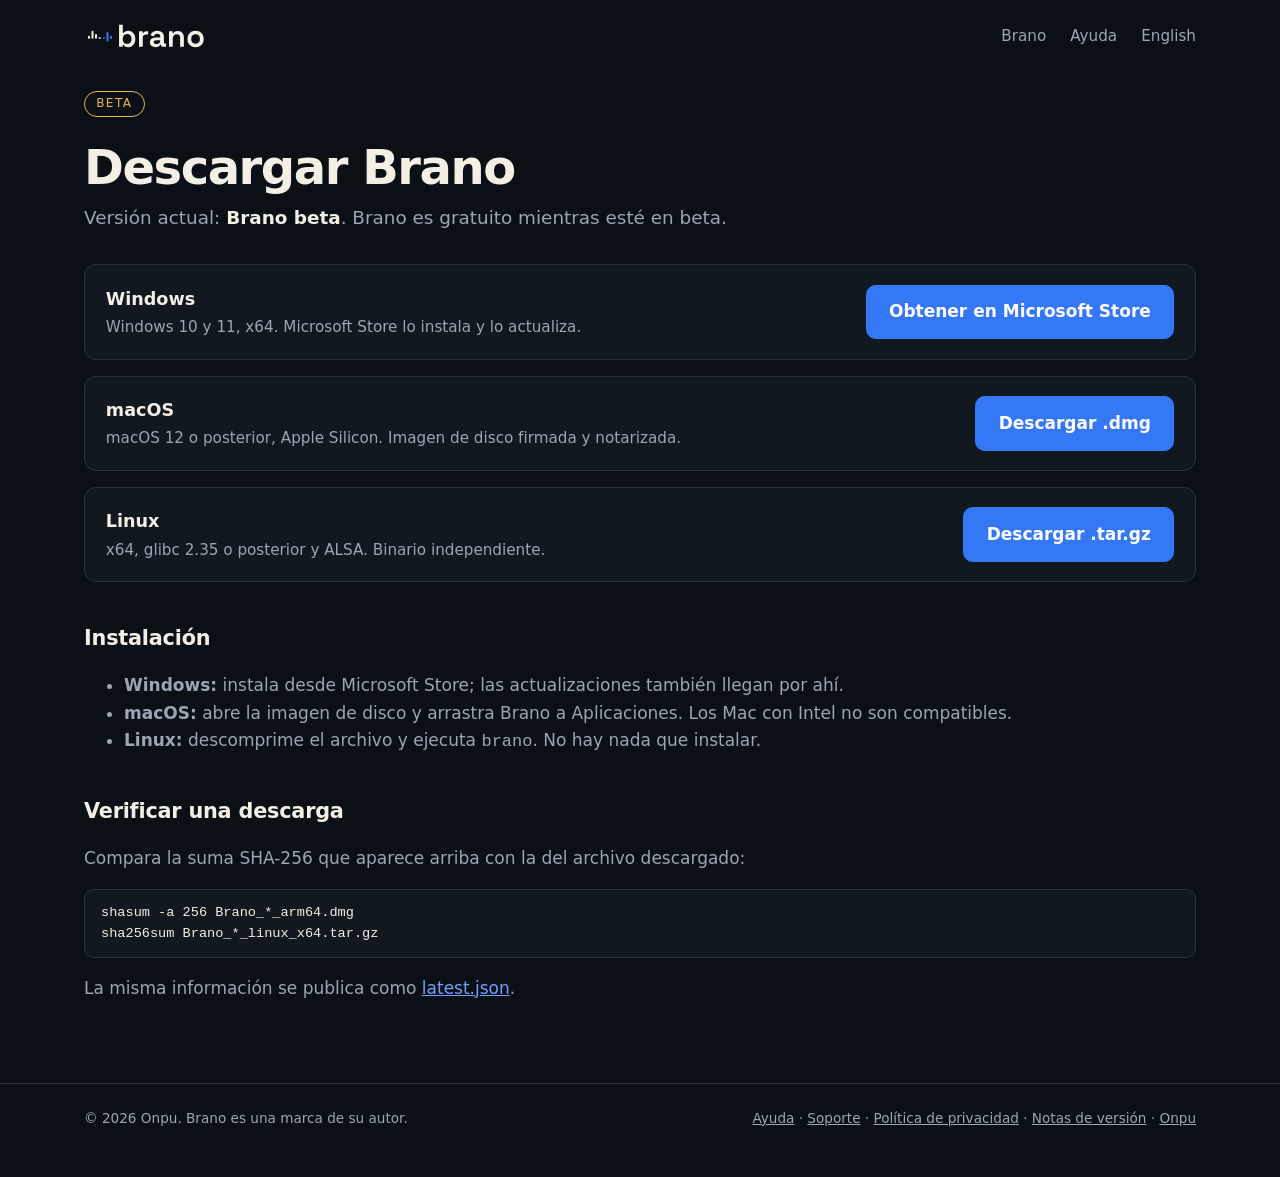
<file: brano/es/download/index.html>
<!doctype html>
<html lang="es">
<head>
  <meta charset="utf-8">
  <meta name="viewport" content="width=device-width, initial-scale=1">
  <title>Descargar Brano · Windows, macOS y Linux</title>
  <meta name="description" content="Descarga la beta actual de Brano para Windows, macOS (Apple Silicon) y Linux x64, con tamaños de archivo y sumas SHA-256.">
  <meta name="theme-color" content="#111820">
  <meta property="og:title" content="Descargar Brano · Windows, macOS y Linux">
  <meta property="og:description" content="Descarga la beta actual de Brano para Windows, macOS (Apple Silicon) y Linux x64, con tamaños de archivo y sumas SHA-256.">
  <meta property="og:image" content="https://onpu.dev/brano/img/brano-hero.webp">
  <meta property="og:url" content="https://onpu.dev/brano/es/download/">
  <link rel="alternate" hreflang="en" href="https://onpu.dev/brano/download/">
  <link rel="alternate" hreflang="es" href="https://onpu.dev/brano/es/download/">
  <link rel="icon" type="image/svg+xml" href="../../img/brano-icon.svg">
  <link rel="stylesheet" href="../../brano.css">
  <link rel="stylesheet" href="../../download/download.css">
</head>
<body>
  <header>
    <div class="wrap">
      <nav class="nav">
        <a href="../"><img src="../../img/brano-lockup.svg" width="125" height="32" alt="Brano"></a>
        <ul>
          <li><a href="../">Brano</a></li>
          <li><a href="../help/">Ayuda</a></li>
          <li><a href="../../download/" hreflang="en">English</a></li>
        </ul>
      </nav>
    </div>
  </header>
  <main class="downloads">
    <div class="wrap">
      <span class="badge">Beta</span>
      <h1>Descargar Brano</h1>
      <p class="lede">Versión actual: <span class="release">Brano <span data-version>beta</span></span>. Brano es gratuito mientras esté en beta.</p>
      <div class="files">
        <div class="file">
          <div>
            <h3>Windows</h3>
            <p class="req">Windows 10 y 11, x64. Microsoft Store lo instala y lo actualiza.</p>
          </div>
          <a class="btn primary" href="https://apps.microsoft.com/detail/9n48c2ch9b61">Obtener en Microsoft Store</a>
        </div>
        <div class="file" data-file="macos_arm64">
          <div>
            <h3>macOS</h3>
            <p class="req">macOS 12 o posterior, Apple Silicon. Imagen de disco firmada y notarizada.</p>
          </div>
          <a class="btn primary" href="https://downloads.onpu.dev/brano/latest/Brano_arm64.dmg">Descargar .dmg</a>
          <p class="meta" hidden>Archivo: <code data-name></code> · Tamaño: <span data-size></span><br>SHA-256: <code data-sha256></code></p>
        </div>
        <div class="file" data-file="linux_x64">
          <div>
            <h3>Linux</h3>
            <p class="req">x64, glibc 2.35 o posterior y ALSA. Binario independiente.</p>
          </div>
          <a class="btn primary" href="https://downloads.onpu.dev/brano/latest/Brano_linux_x64.tar.gz">Descargar .tar.gz</a>
          <p class="meta" hidden>Archivo: <code data-name></code> · Tamaño: <span data-size></span><br>SHA-256: <code data-sha256></code></p>
        </div>
      </div>

      <h2>Instalación</h2>
      <ul>
        <li><strong>Windows:</strong> instala desde Microsoft Store; las actualizaciones también llegan por ahí.</li>
        <li><strong>macOS:</strong> abre la imagen de disco y arrastra Brano a Aplicaciones. Los Mac con Intel no son compatibles.</li>
        <li><strong>Linux:</strong> descomprime el archivo y ejecuta <code>brano</code>. No hay nada que instalar.</li>
      </ul>

      <h2>Verificar una descarga</h2>
      <p>Compara la suma SHA-256 que aparece arriba con la del archivo descargado:</p>
      <pre>shasum -a 256 Brano_*_arm64.dmg
sha256sum Brano_*_linux_x64.tar.gz</pre>
      <p>La misma información se publica como <a href="https://downloads.onpu.dev/brano/latest/latest.json">latest.json</a>.</p>
    </div>
  </main>
  <footer>
    <div class="wrap">
      <span>© 2026 Onpu. Brano es una marca de su autor.</span>
      <span><a href="../help/">Ayuda</a> · <a href="mailto:support@onpu.dev">Soporte</a> · <a href="https://onpu.dev/privacy.html">Política de privacidad</a> · <a href="../releases/">Notas de versión</a> · <a href="https://onpu.dev/">Onpu</a></span>
    </div>
  </footer>
  <script src="../../download/download.js" defer></script>
</body>
</html>
</file>
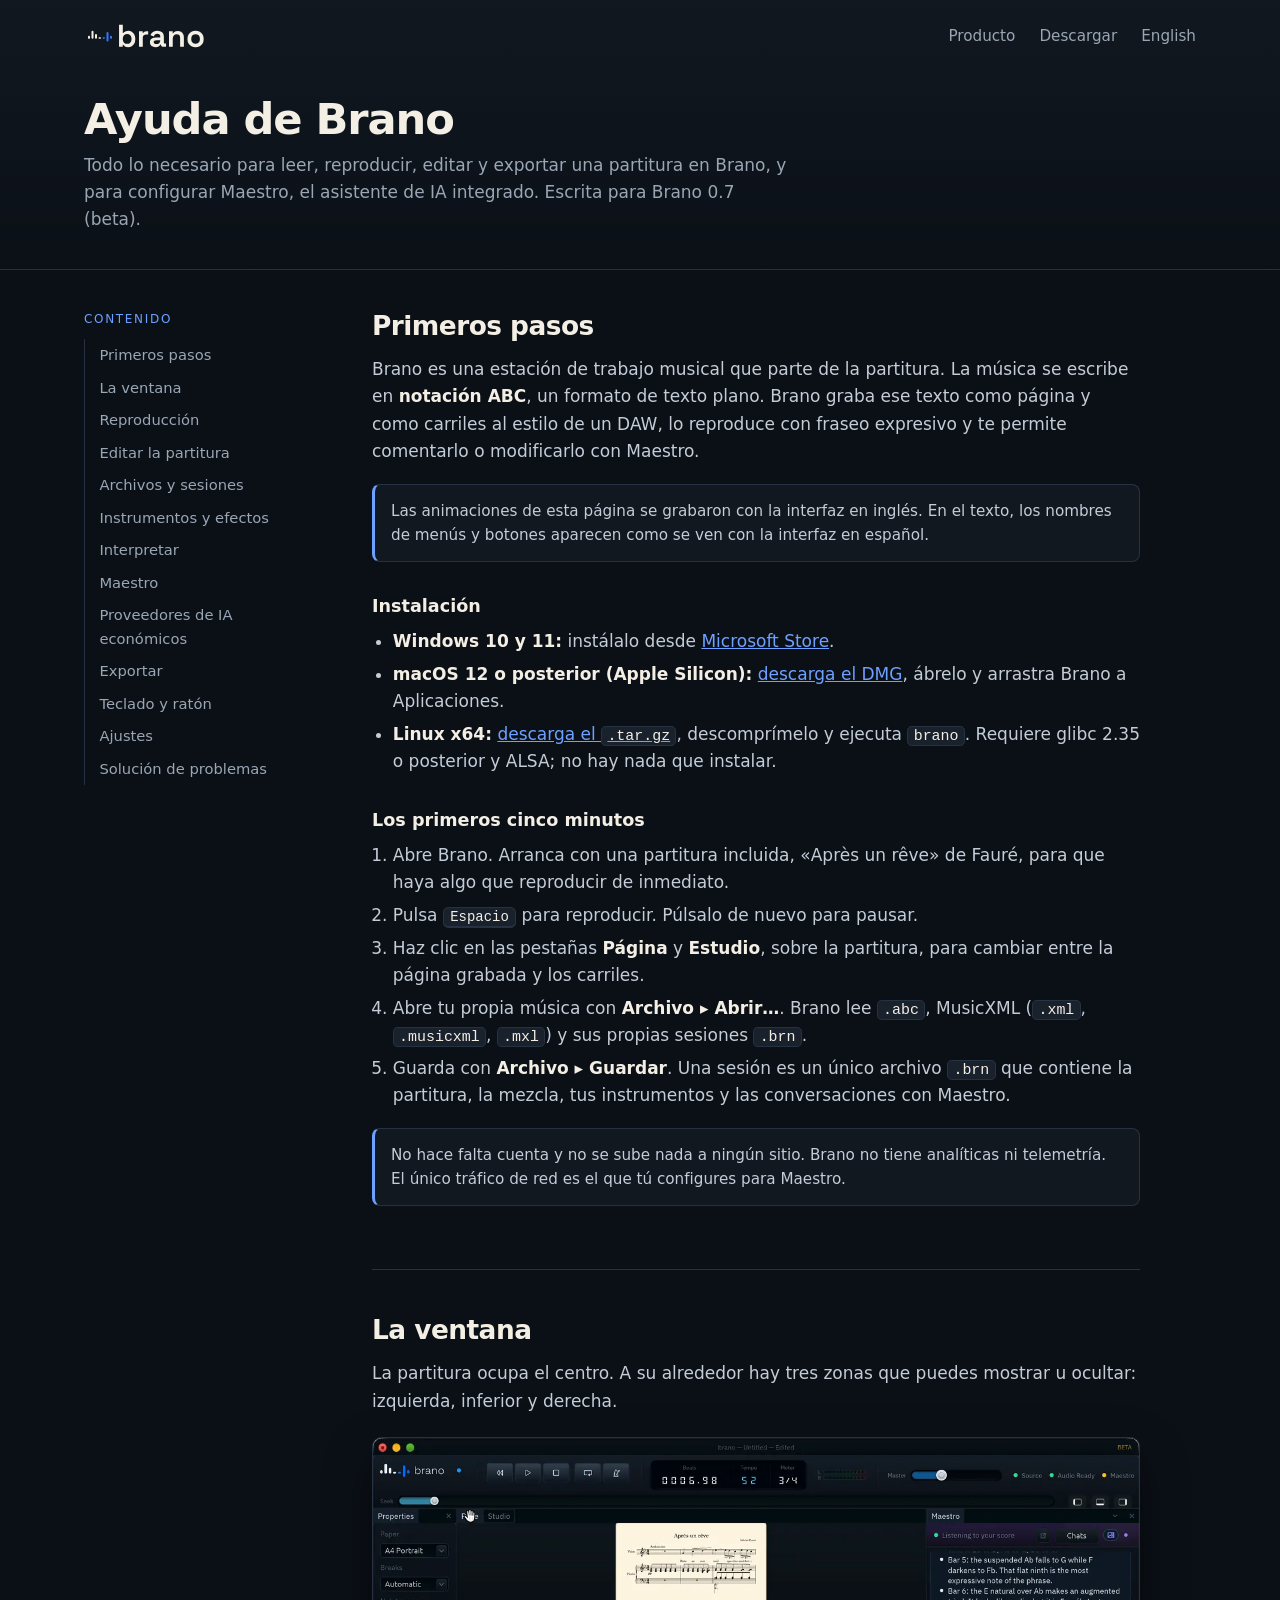
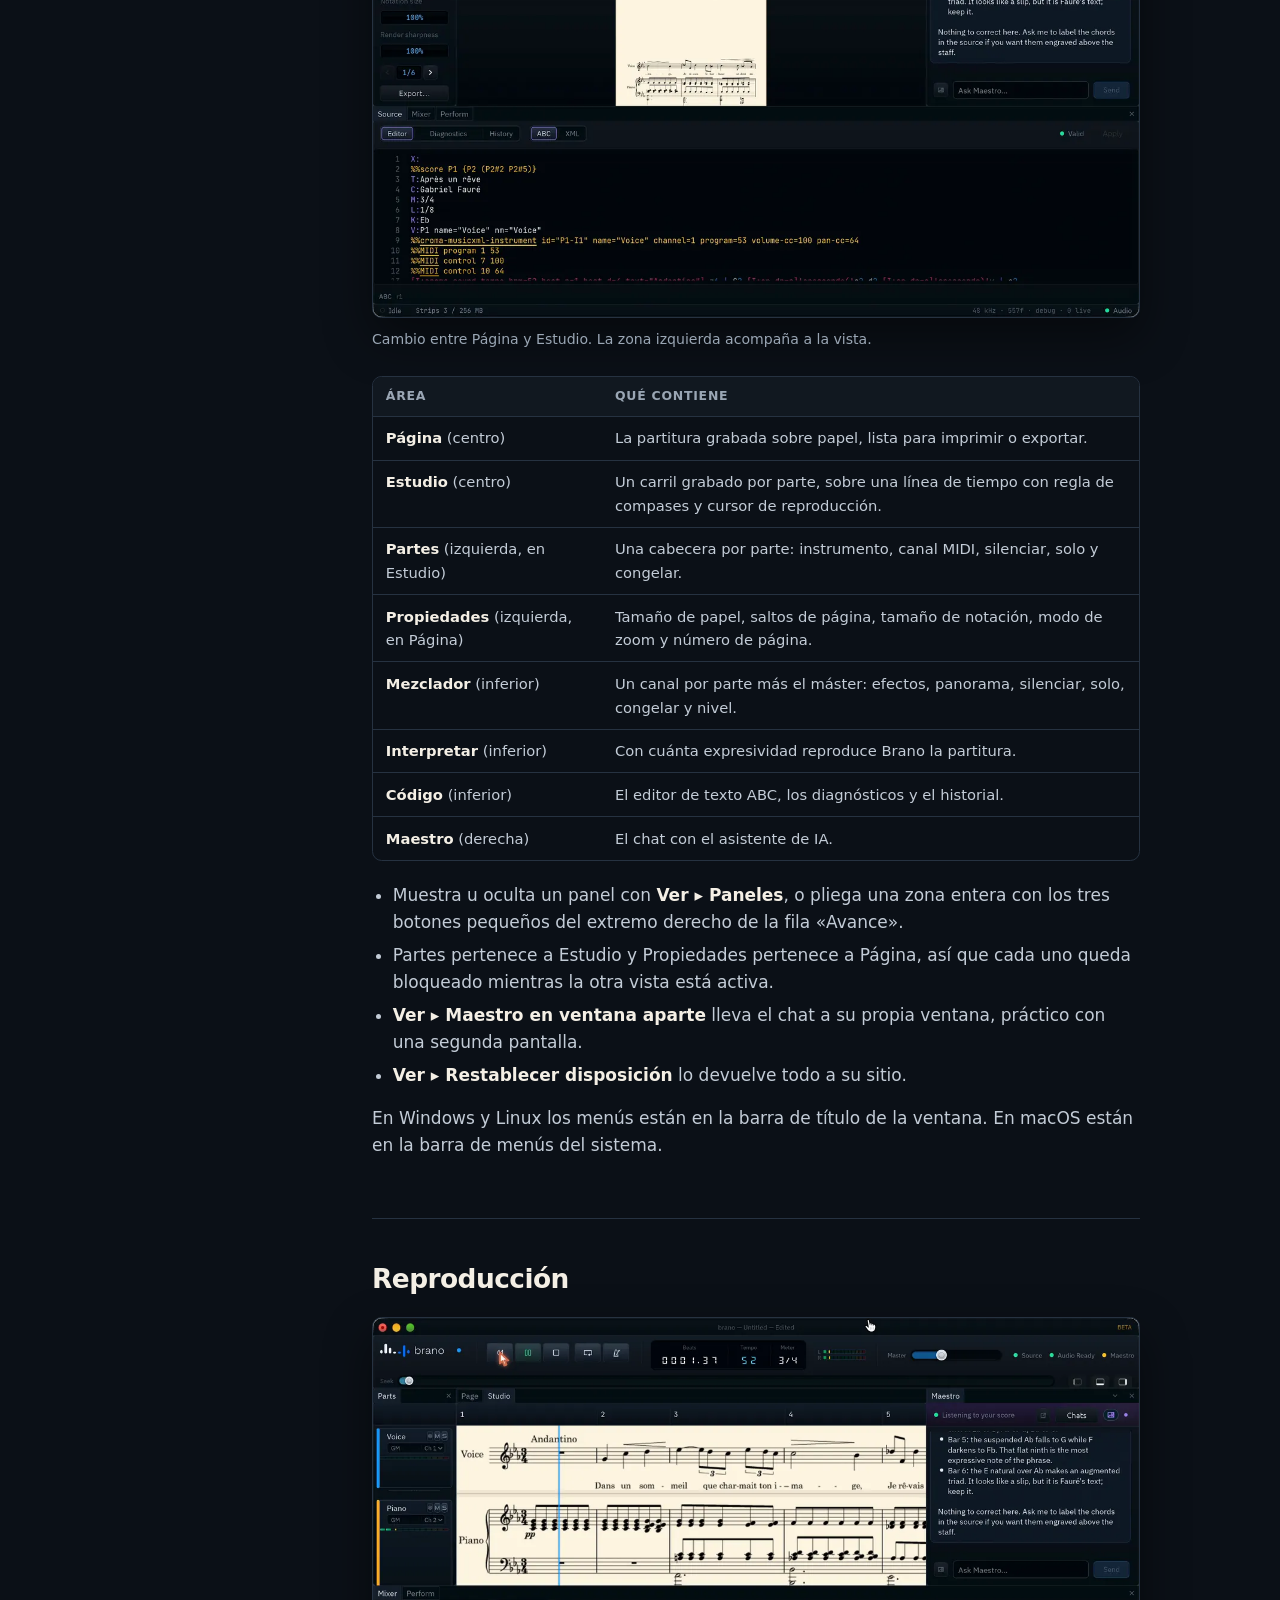
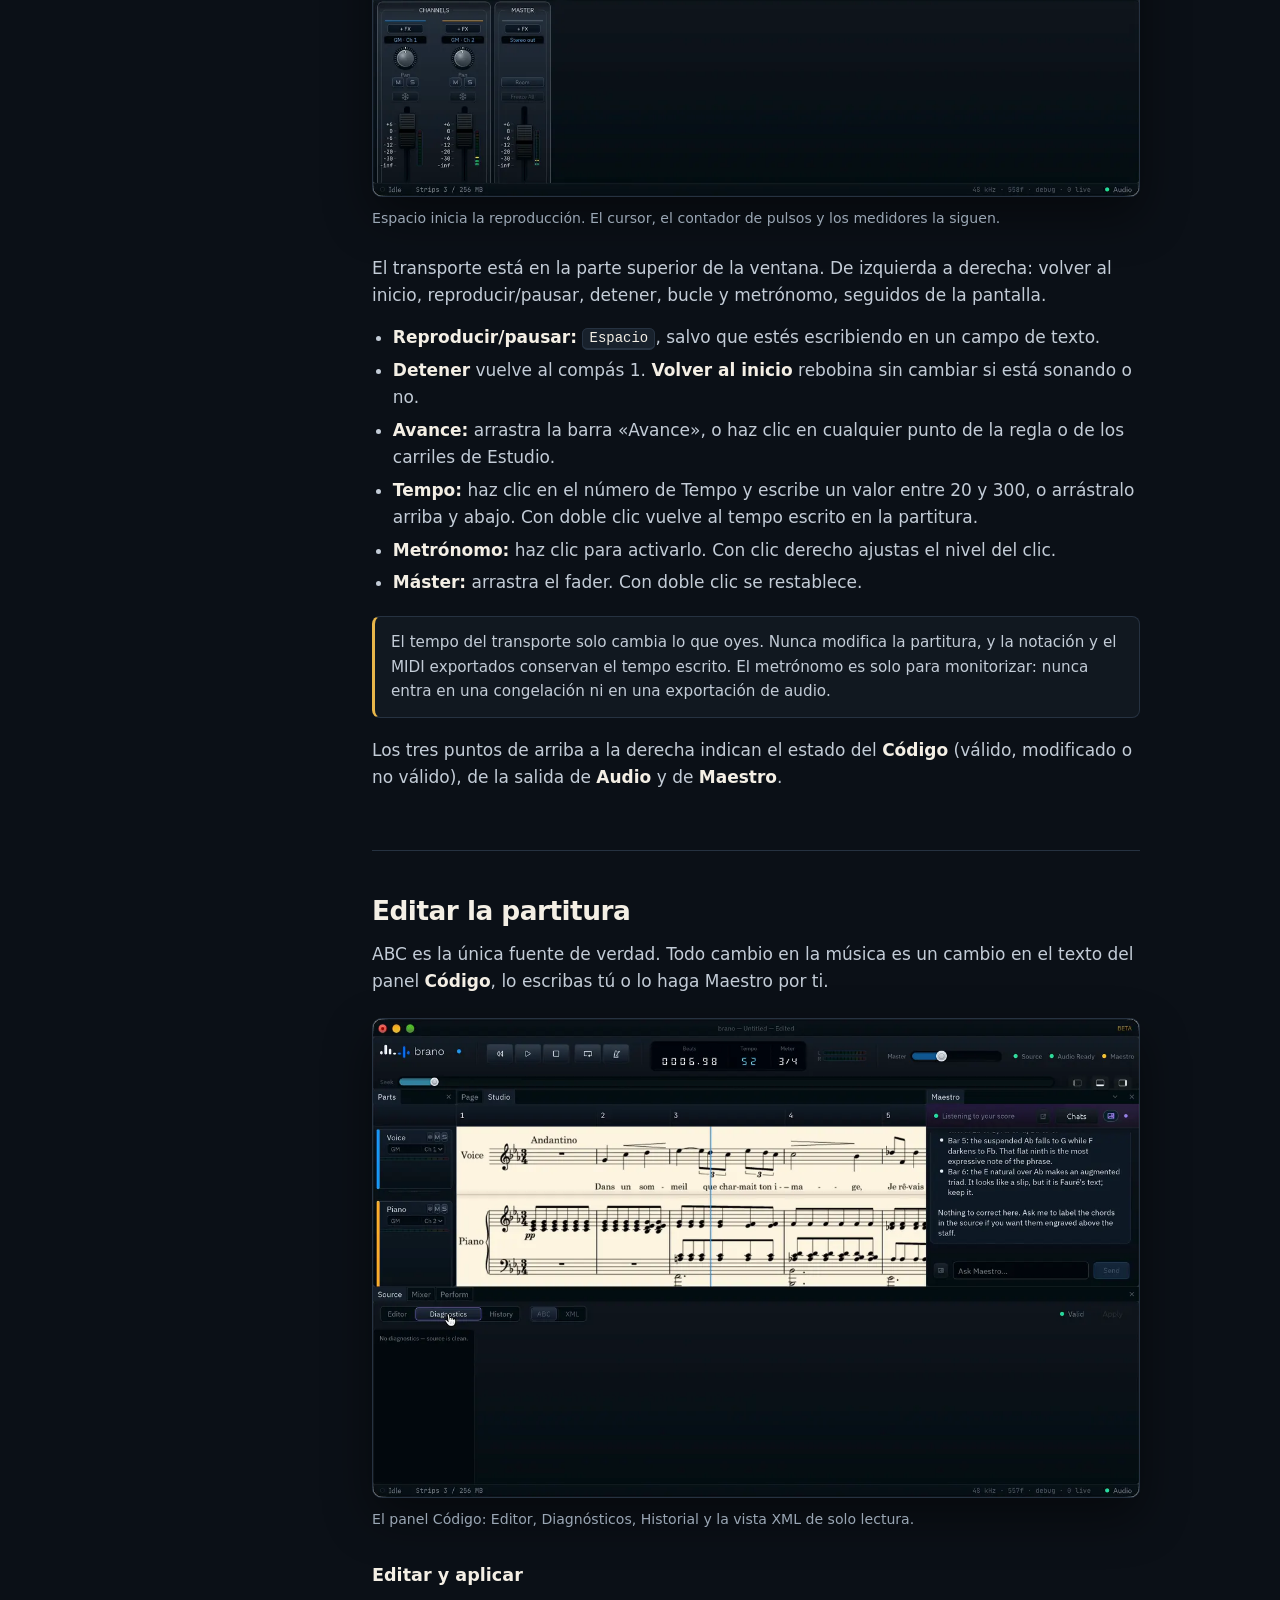
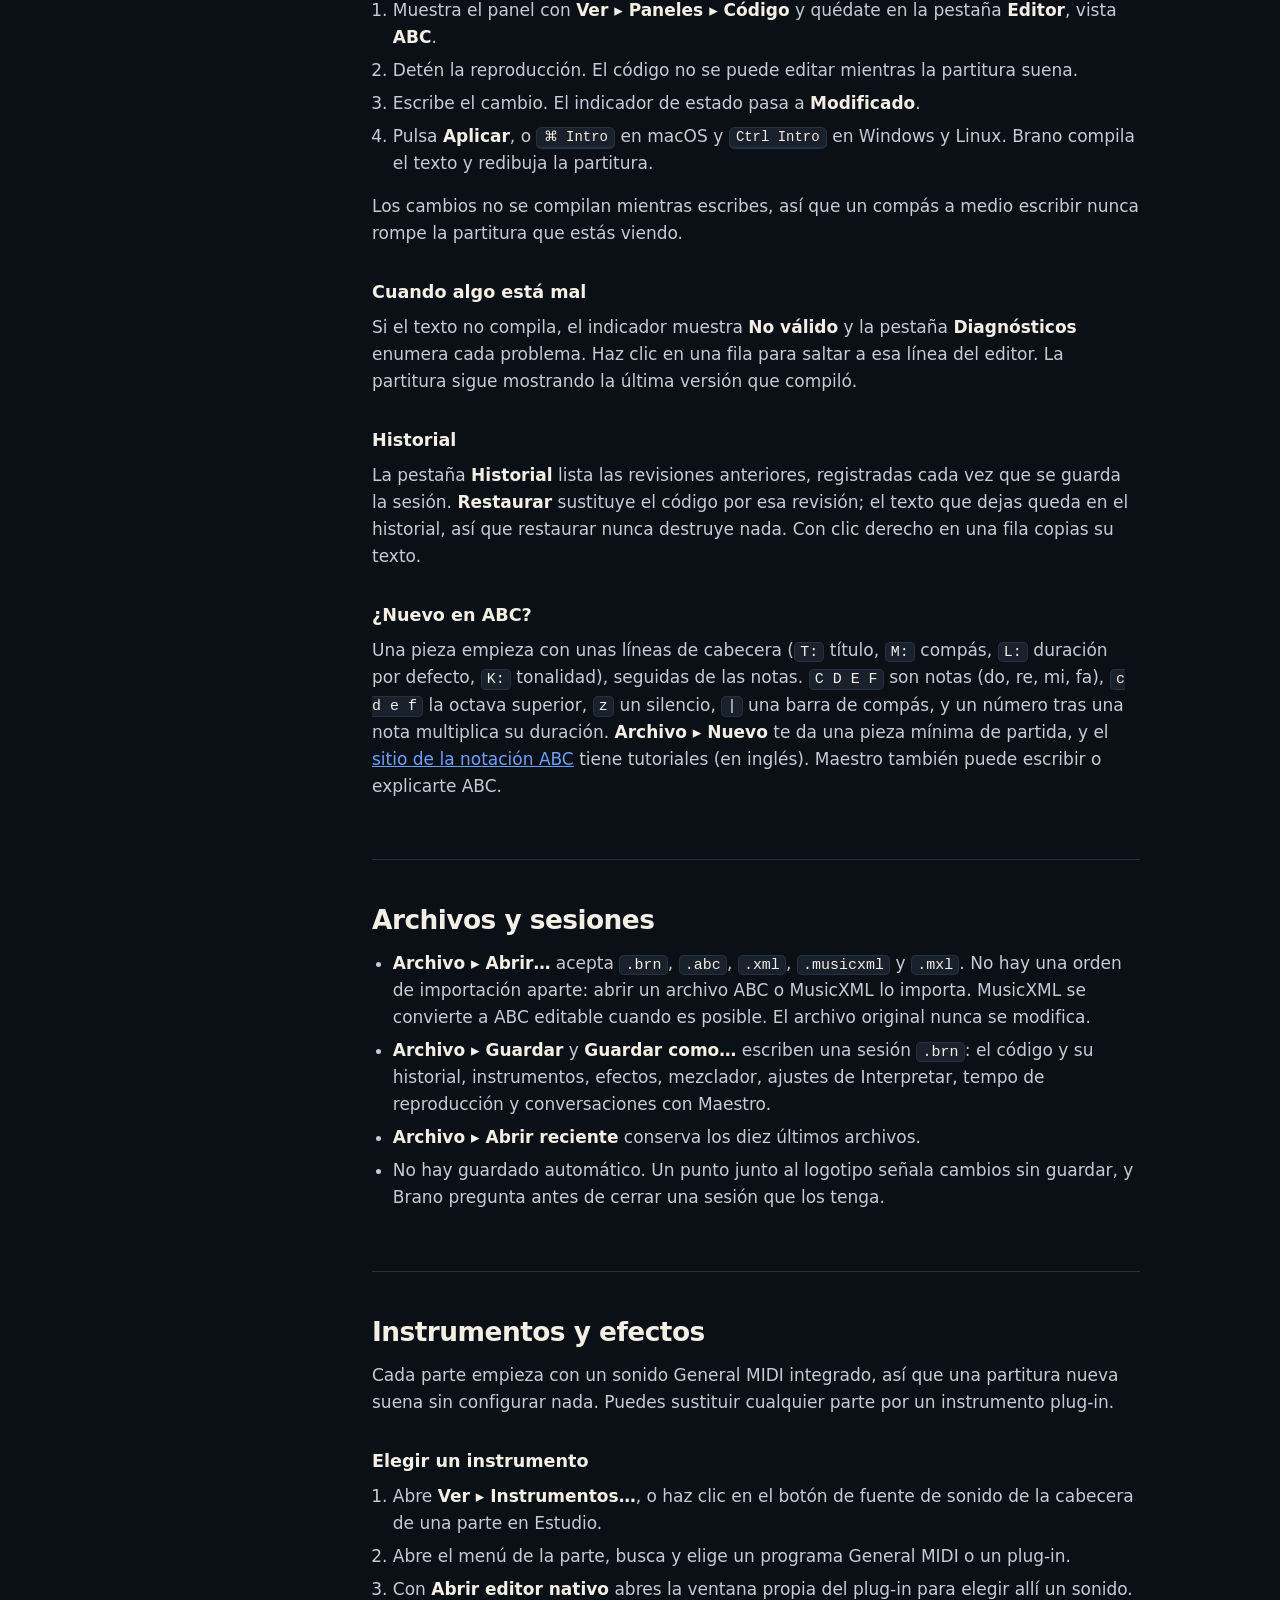
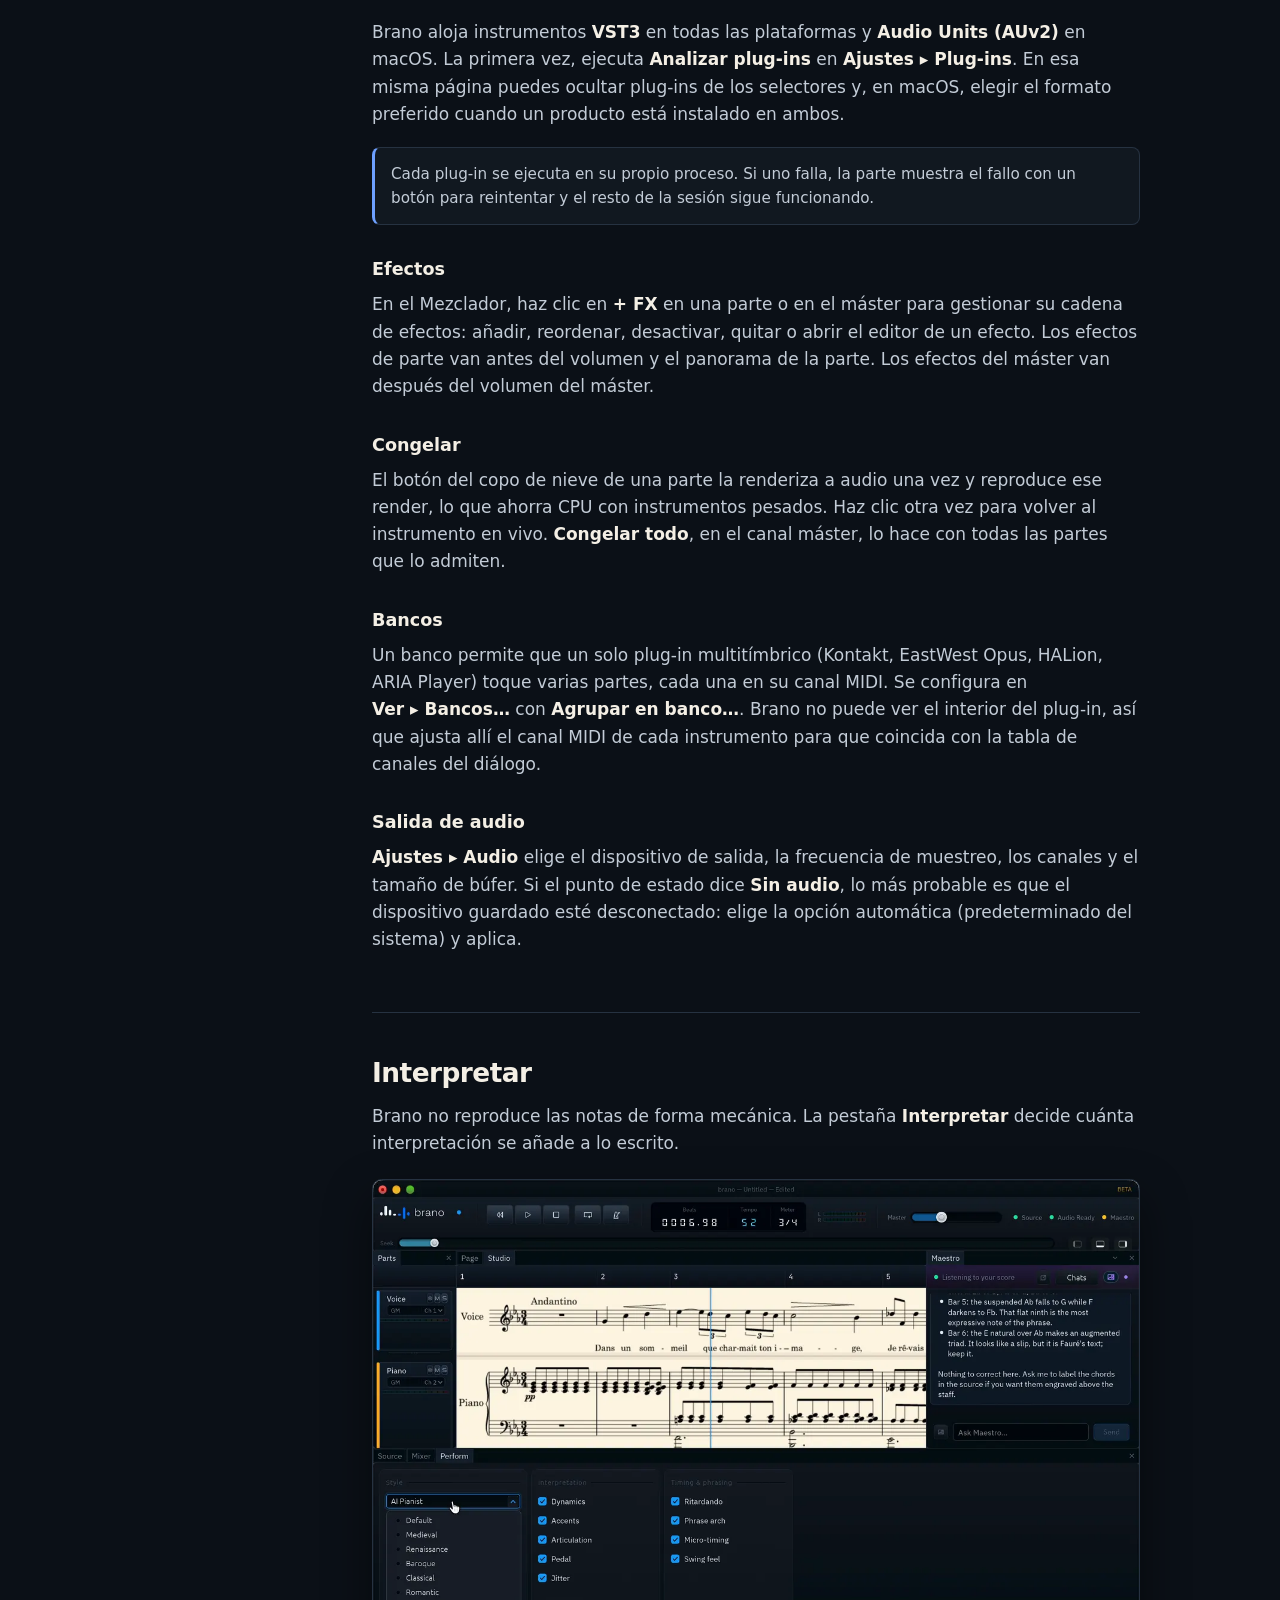
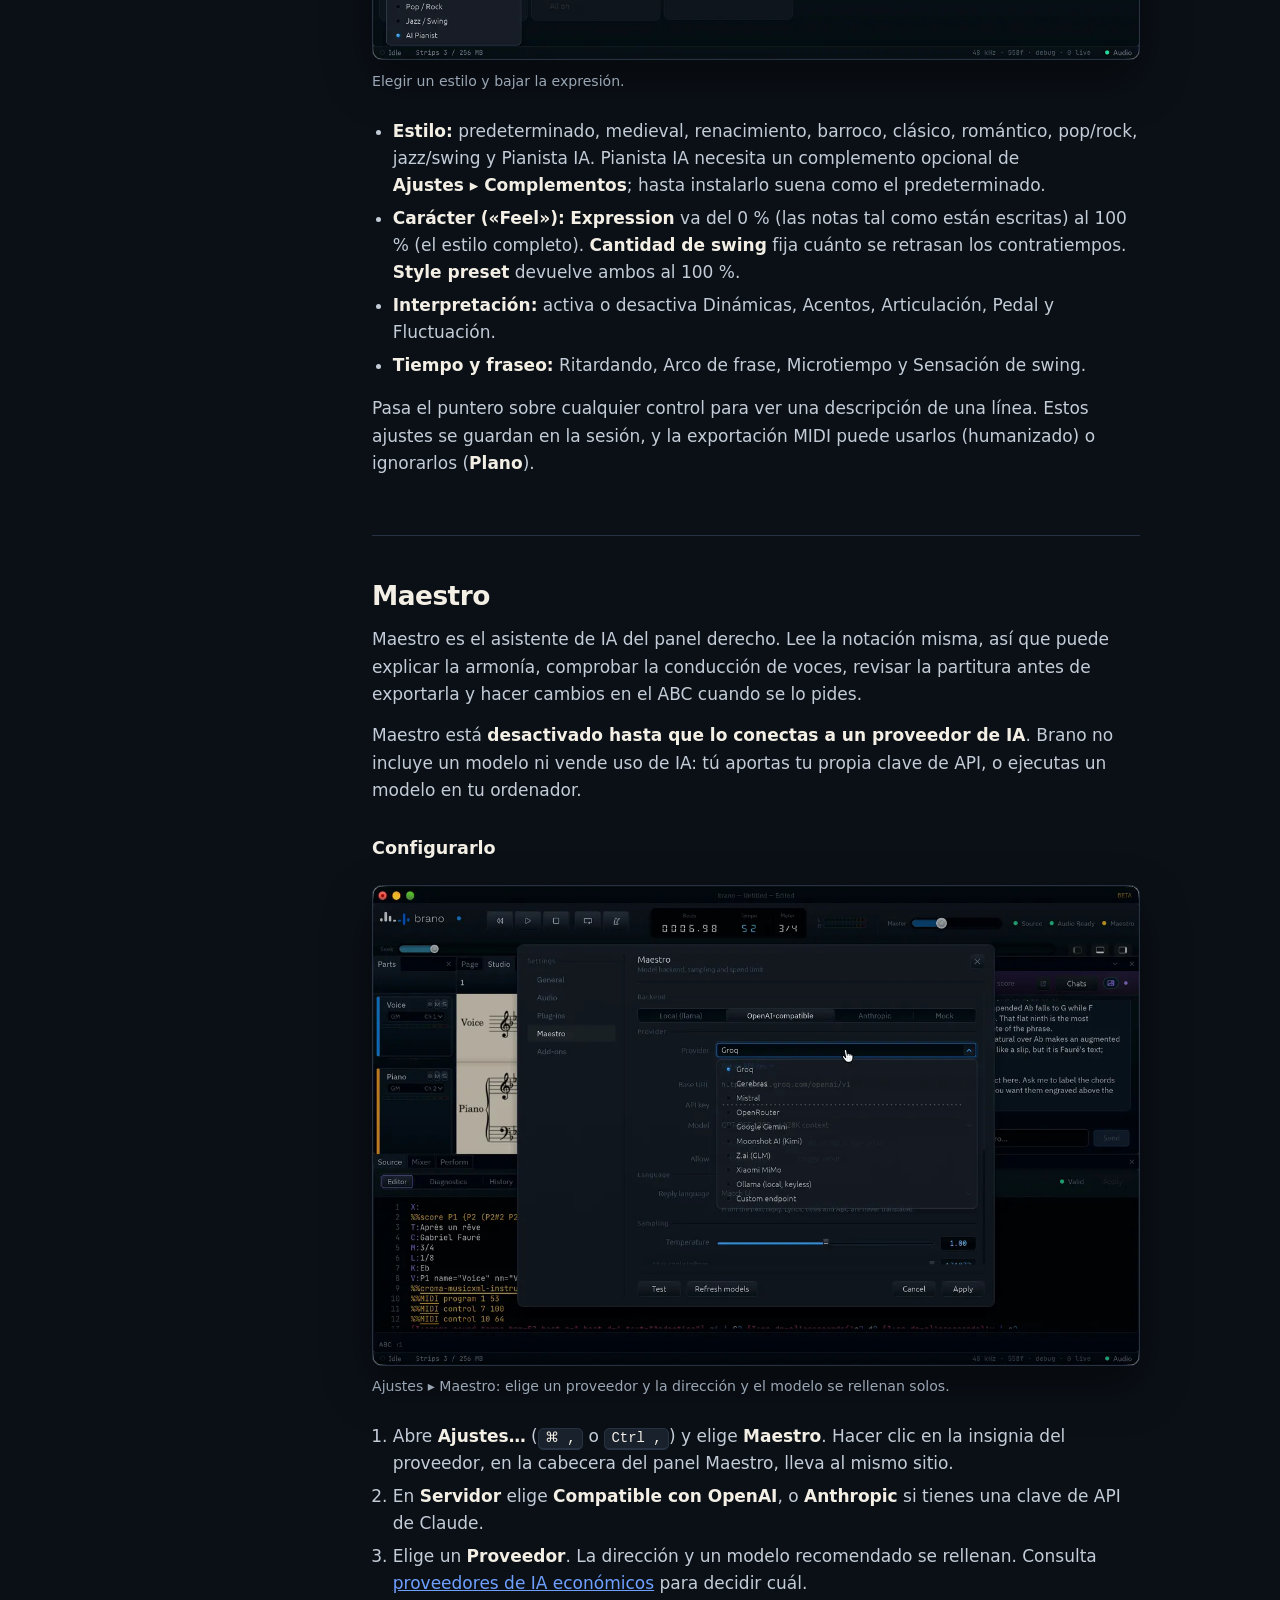
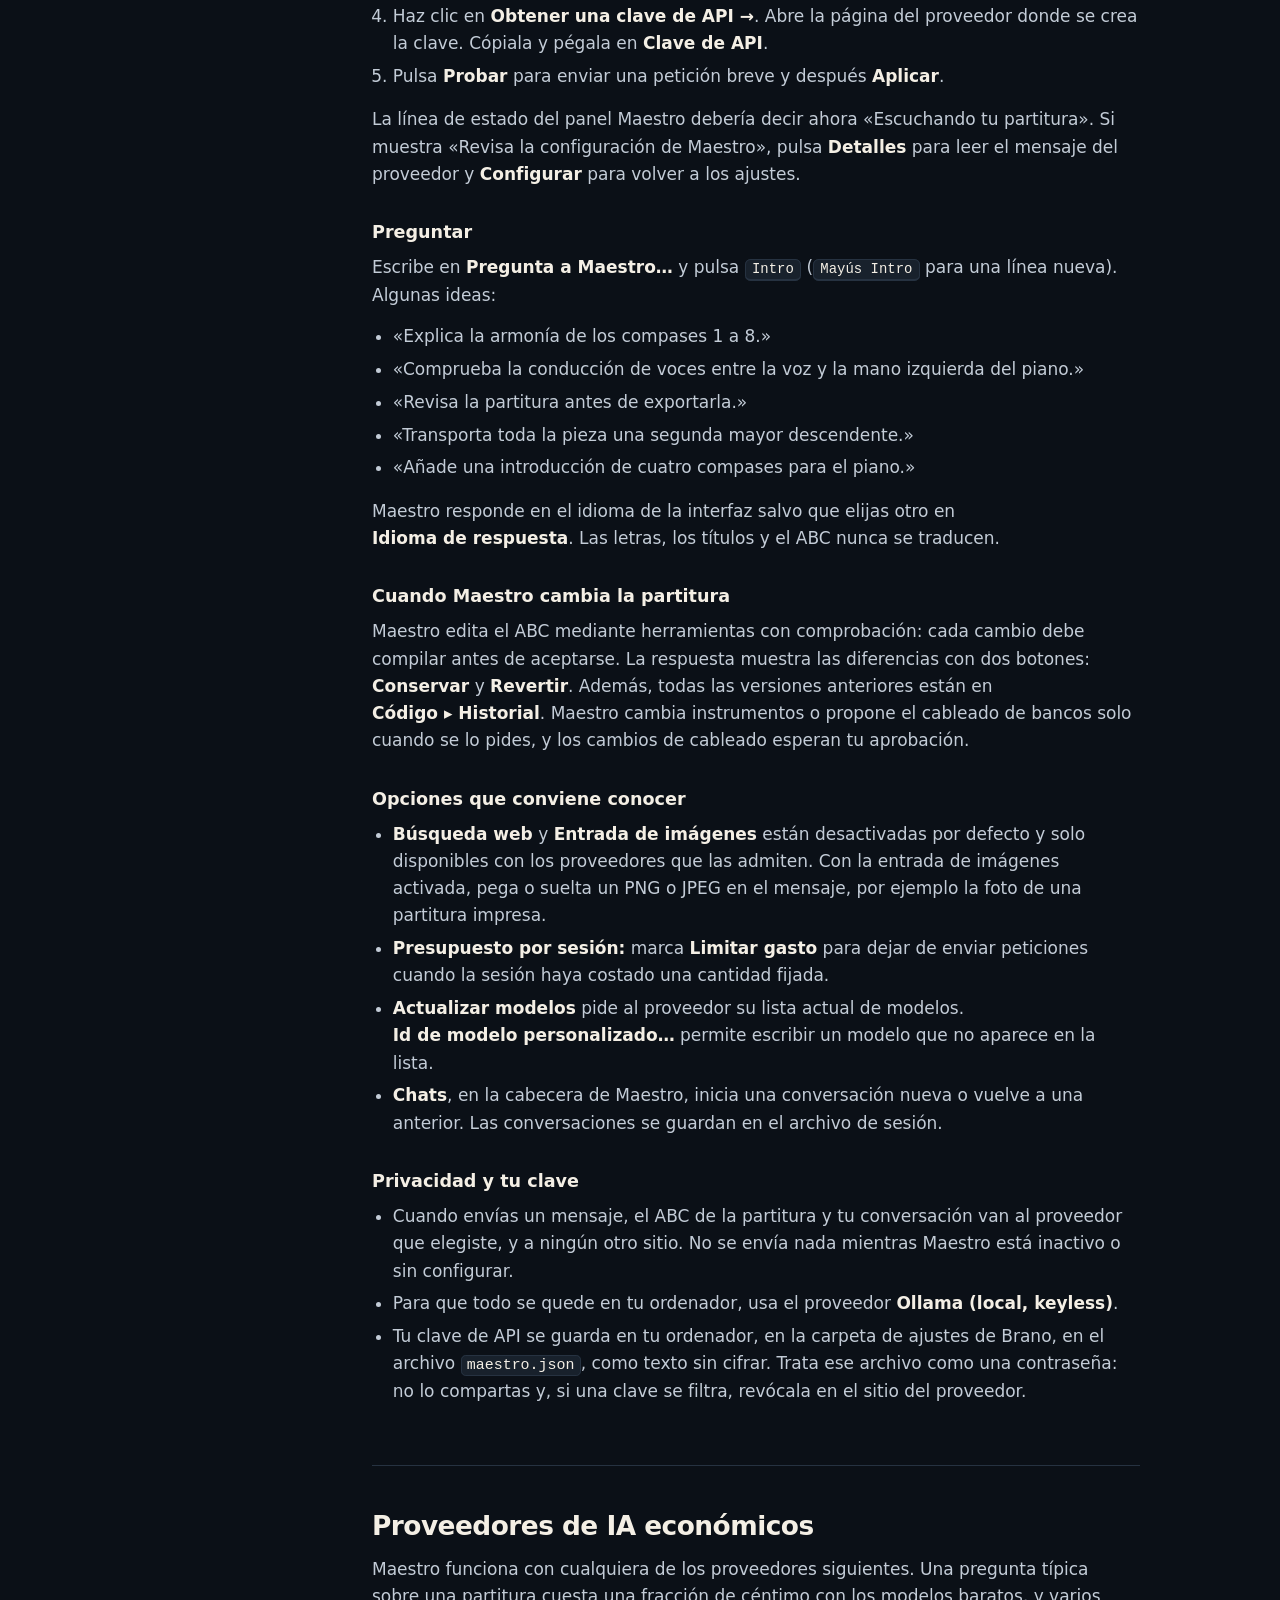
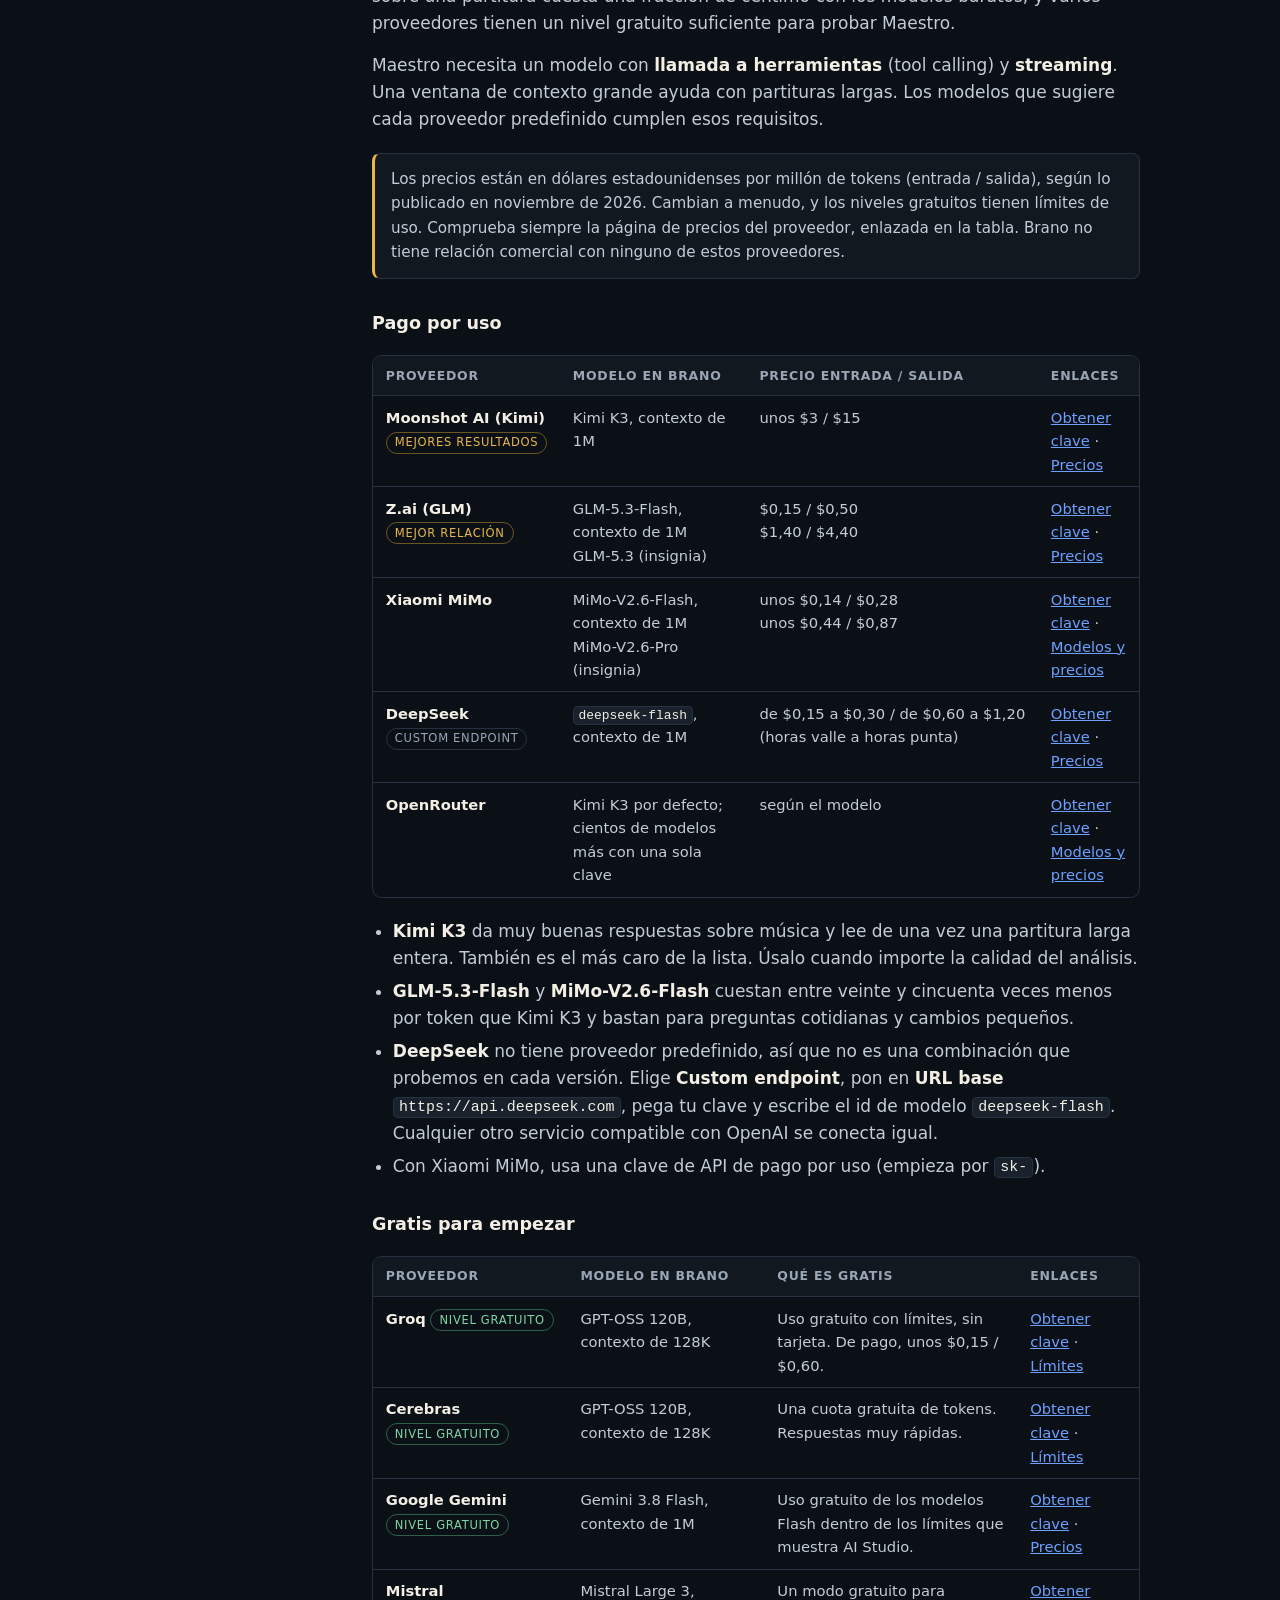
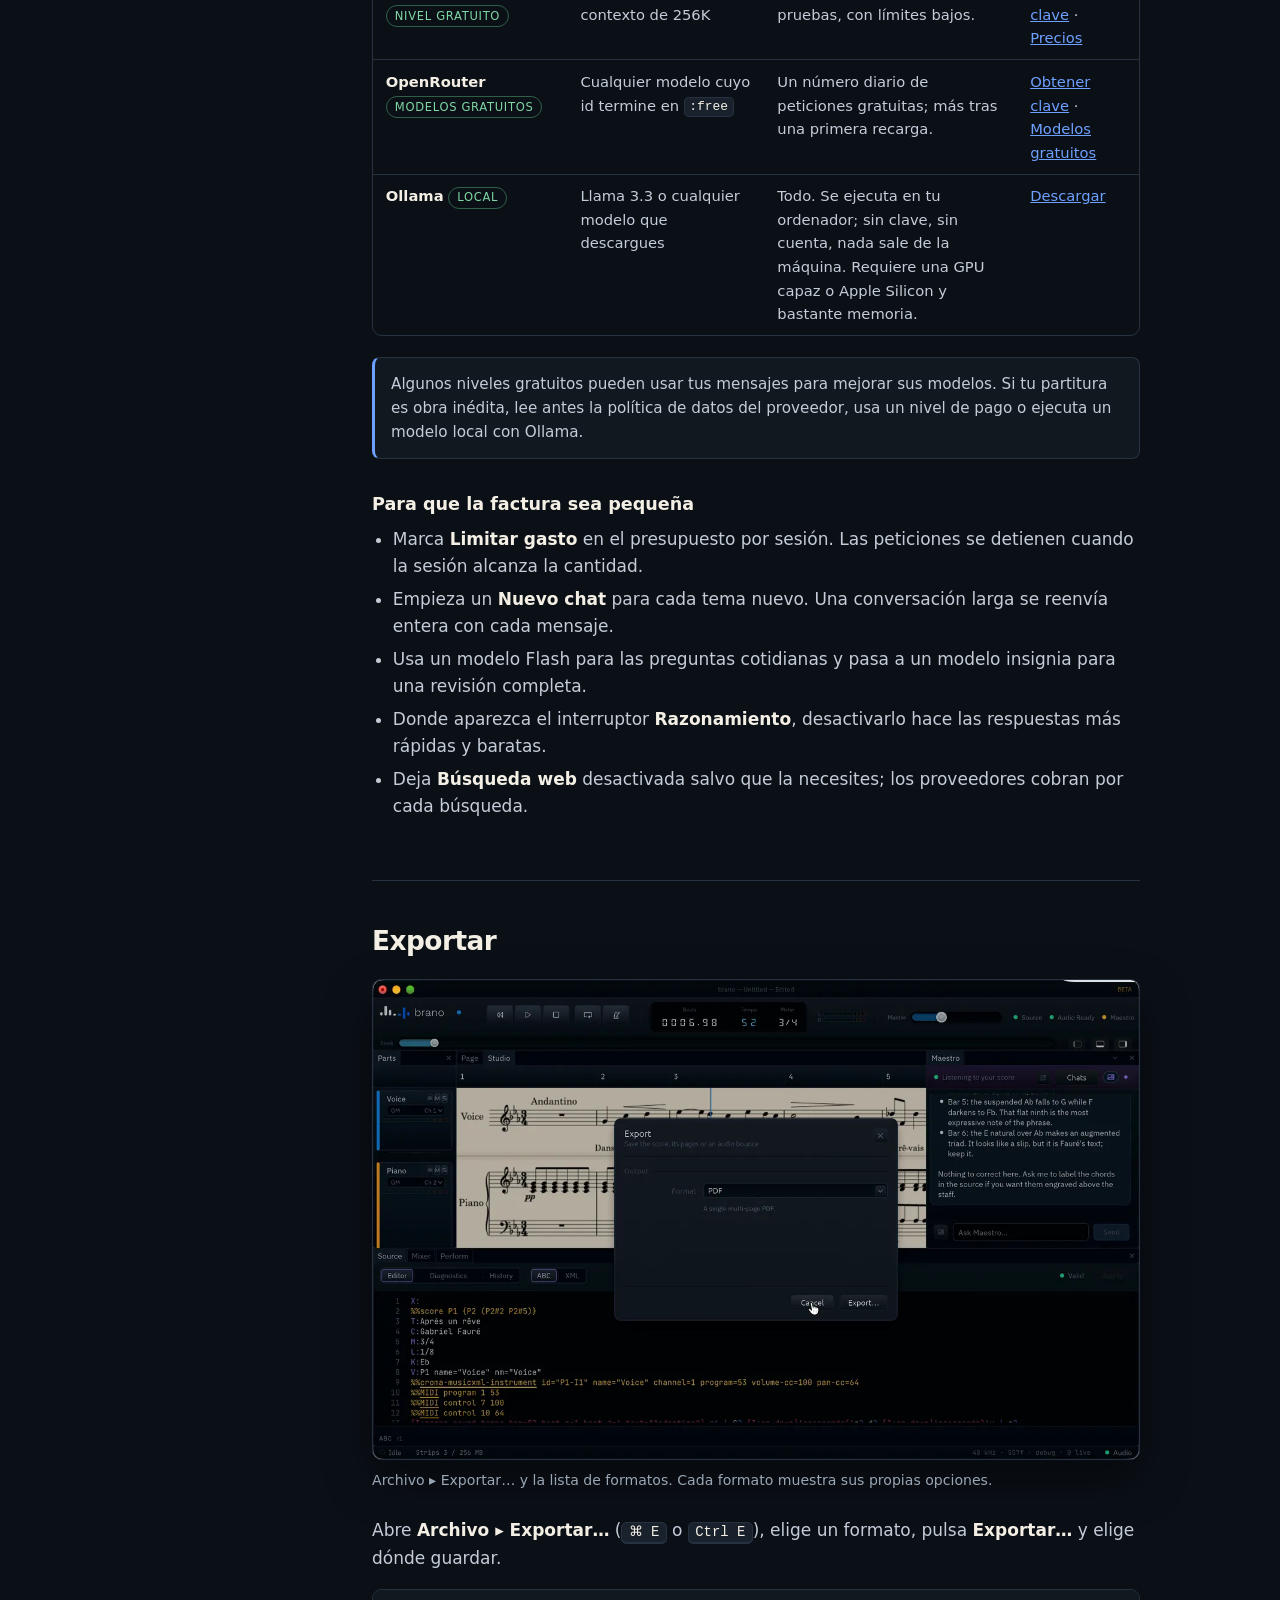
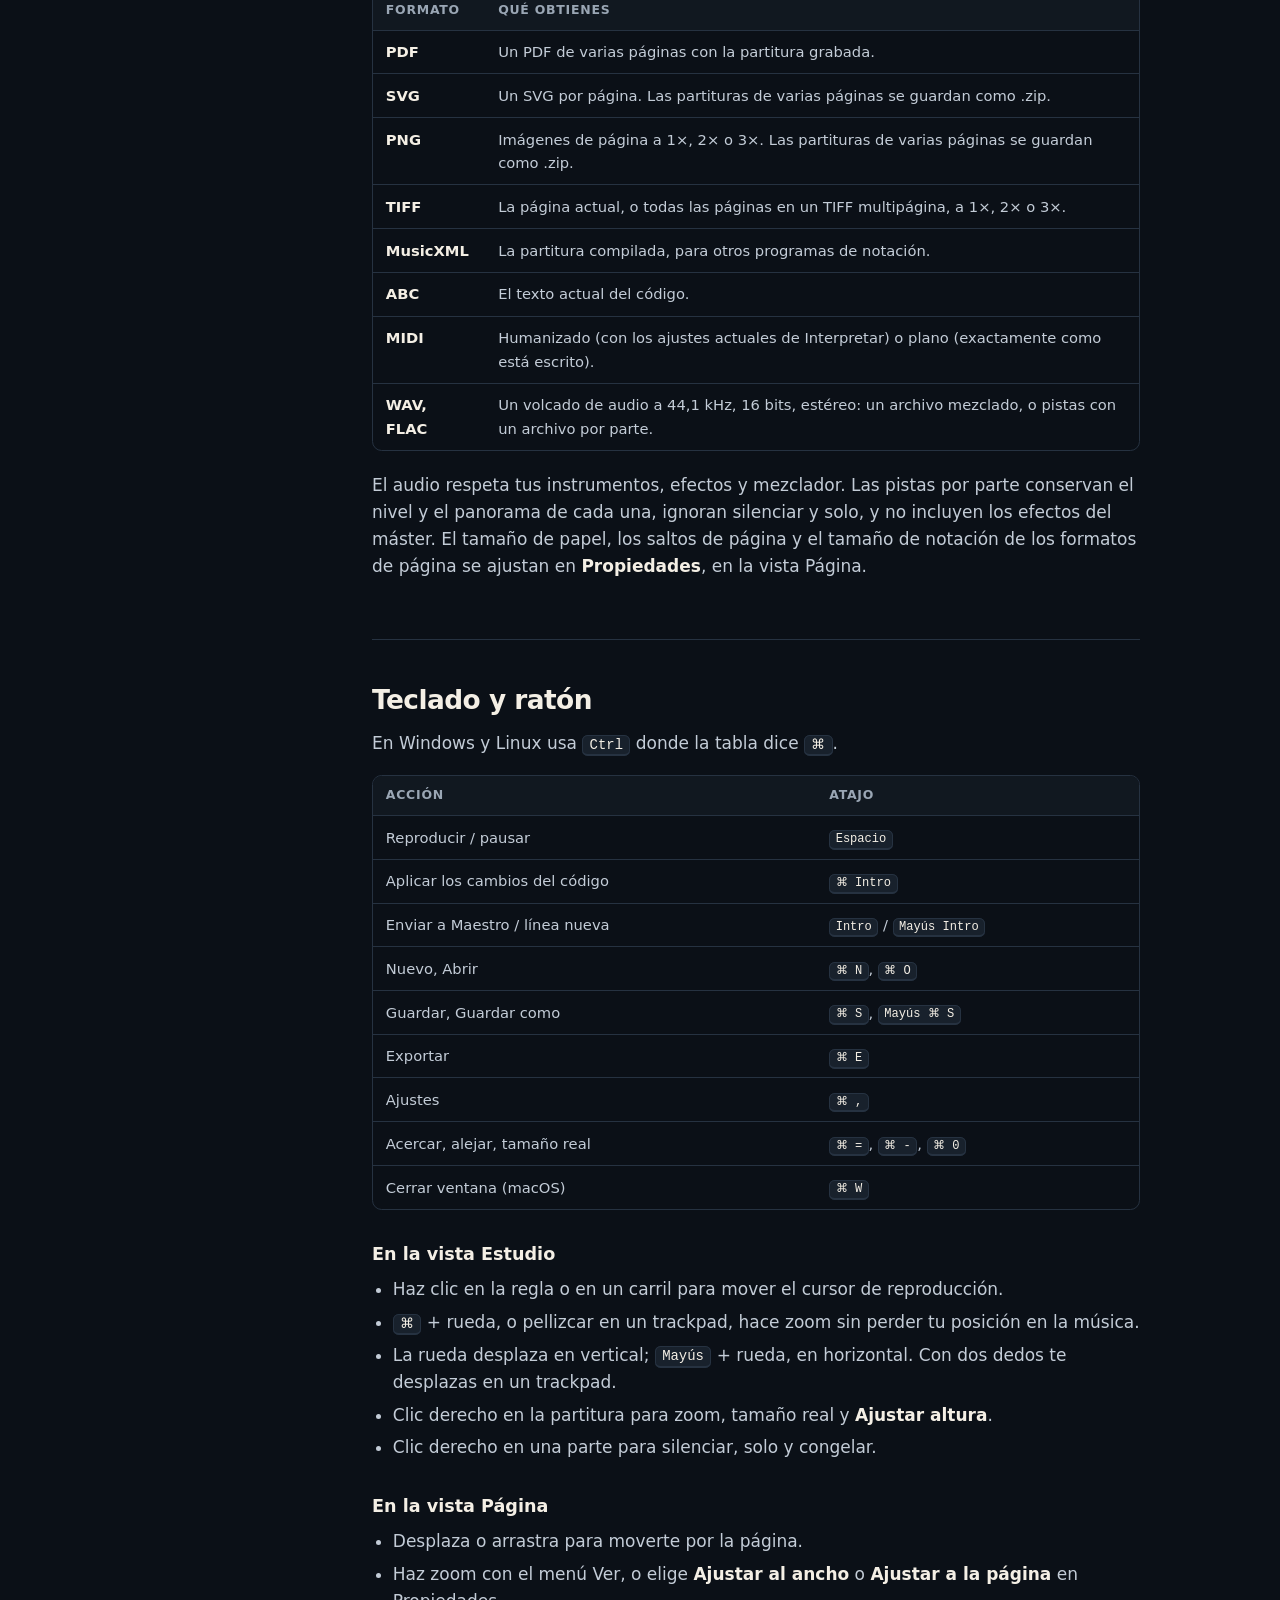
<file: brano/es/help/index.html>
<!doctype html>
<html lang="es">
<head>
  <meta charset="utf-8">
  <meta name="viewport" content="width=device-width, initial-scale=1">
  <title>Ayuda de Brano</title>
  <meta name="description" content="Cómo usar Brano: las vistas de la partitura, la reproducción, el editor de código ABC, instrumentos y efectos, Interpretar, el asistente de IA Maestro, proveedores de IA económicos y la exportación.">
  <meta name="theme-color" content="#111820">
  <meta property="og:title" content="Ayuda de Brano">
  <meta property="og:description" content="Cómo usar Brano: vistas de la partitura, reproducción, código ABC, instrumentos, Maestro y exportación.">
  <meta property="og:image" content="https://onpu.dev/brano/img/brano-hero.webp">
  <meta property="og:url" content="https://onpu.dev/brano/es/help/">
  <link rel="alternate" hreflang="en" href="https://onpu.dev/brano/help/">
  <link rel="alternate" hreflang="es" href="https://onpu.dev/brano/es/help/">
  <link rel="icon" type="image/svg+xml" href="../../img/brano-icon.svg">
  <link rel="stylesheet" href="../../brano.css">
  <link rel="stylesheet" href="../../help/help.css">
</head>
<body>
  <header class="help-head">
    <div class="wrap">
      <nav class="nav">
        <a href="../"><img src="../../img/brano-lockup.svg" width="125" height="32" alt="Brano"></a>
        <ul>
          <li class="opt"><a href="../">Producto</a></li>
          <li class="opt"><a href="../#download">Descargar</a></li>
          <li><a href="../../help/" hreflang="en">English</a></li>
        </ul>
      </nav>
      <div class="title">
        <h1>Ayuda de Brano</h1>
        <p>Todo lo necesario para leer, reproducir, editar y exportar una partitura en Brano, y para configurar Maestro, el asistente de IA integrado. Escrita para Brano 0.7 (beta).</p>
      </div>
    </div>
  </header>

  <div class="wrap layout">
    <nav class="toc" aria-label="Contenido">
      <p>Contenido</p>
      <ol>
        <li><a href="#start">Primeros pasos</a></li>
        <li><a href="#window">La ventana</a></li>
        <li><a href="#playback">Reproducción</a></li>
        <li><a href="#source">Editar la partitura</a></li>
        <li><a href="#files">Archivos y sesiones</a></li>
        <li><a href="#instruments">Instrumentos y efectos</a></li>
        <li><a href="#perform">Interpretar</a></li>
        <li><a href="#maestro">Maestro</a></li>
        <li><a href="#providers">Proveedores de IA económicos</a></li>
        <li><a href="#export">Exportar</a></li>
        <li><a href="#shortcuts">Teclado y ratón</a></li>
        <li><a href="#settings">Ajustes</a></li>
        <li><a href="#trouble">Solución de problemas</a></li>
      </ol>
    </nav>

    <main class="doc">
      <section id="start">
        <h2>Primeros pasos</h2>
        <p>Brano es una estación de trabajo musical que parte de la partitura. La música se escribe en <strong>notación ABC</strong>, un formato de texto plano. Brano graba ese texto como página y como carriles al estilo de un DAW, lo reproduce con fraseo expresivo y te permite comentarlo o modificarlo con Maestro.</p>
        <div class="note info"><p>Las animaciones de esta página se grabaron con la interfaz en inglés. En el texto, los nombres de menús y botones aparecen como se ven con la interfaz en español.</p></div>
        <h3>Instalación</h3>
        <ul>
          <li><strong>Windows 10 y 11:</strong> instálalo desde <a href="https://apps.microsoft.com/detail/9n48c2ch9b61">Microsoft Store</a>.</li>
          <li><strong>macOS 12 o posterior (Apple Silicon):</strong> <a href="https://downloads.onpu.dev/brano/latest/Brano_arm64.dmg">descarga el DMG</a>, ábrelo y arrastra Brano a Aplicaciones.</li>
          <li><strong>Linux x64:</strong> <a href="https://downloads.onpu.dev/brano/latest/Brano_linux_x64.tar.gz">descarga el <code>.tar.gz</code></a>, descomprímelo y ejecuta <code>brano</code>. Requiere glibc 2.35 o posterior y ALSA; no hay nada que instalar.</li>
        </ul>
        <h3>Los primeros cinco minutos</h3>
        <ol>
          <li>Abre Brano. Arranca con una partitura incluida, «Après un rêve» de Fauré, para que haya algo que reproducir de inmediato.</li>
          <li>Pulsa <kbd>Espacio</kbd> para reproducir. Púlsalo de nuevo para pausar.</li>
          <li>Haz clic en las pestañas <span class="ui">Página</span> y <span class="ui">Estudio</span>, sobre la partitura, para cambiar entre la página grabada y los carriles.</li>
          <li>Abre tu propia música con <span class="ui">Archivo ▸ Abrir…</span>. Brano lee <code>.abc</code>, MusicXML (<code>.xml</code>, <code>.musicxml</code>, <code>.mxl</code>) y sus propias sesiones <code>.brn</code>.</li>
          <li>Guarda con <span class="ui">Archivo ▸ Guardar</span>. Una sesión es un único archivo <code>.brn</code> que contiene la partitura, la mezcla, tus instrumentos y las conversaciones con Maestro.</li>
        </ol>
        <div class="note info"><p>No hace falta cuenta y no se sube nada a ningún sitio. Brano no tiene analíticas ni telemetría. El único tráfico de red es el que tú configures para Maestro.</p></div>
      </section>

      <section id="window">
        <h2>La ventana</h2>
        <p>La partitura ocupa el centro. A su alrededor hay tres zonas que puedes mostrar u ocultar: izquierda, inferior y derecha.</p>
        <figure class="clip">
          <video src="../../help/media/views.mp4" poster="../../help/media/views.webp" width="1280" height="800" autoplay loop muted playsinline></video>
          <figcaption>Cambio entre Página y Estudio. La zona izquierda acompaña a la vista.</figcaption>
        </figure>
        <div class="tablewrap"><table>
          <thead><tr><th>Área</th><th>Qué contiene</th></tr></thead>
          <tbody>
            <tr><td><strong>Página</strong> (centro)</td><td>La partitura grabada sobre papel, lista para imprimir o exportar.</td></tr>
            <tr><td><strong>Estudio</strong> (centro)</td><td>Un carril grabado por parte, sobre una línea de tiempo con regla de compases y cursor de reproducción.</td></tr>
            <tr><td><strong>Partes</strong> (izquierda, en Estudio)</td><td>Una cabecera por parte: instrumento, canal MIDI, silenciar, solo y congelar.</td></tr>
            <tr><td><strong>Propiedades</strong> (izquierda, en Página)</td><td>Tamaño de papel, saltos de página, tamaño de notación, modo de zoom y número de página.</td></tr>
            <tr><td><strong>Mezclador</strong> (inferior)</td><td>Un canal por parte más el máster: efectos, panorama, silenciar, solo, congelar y nivel.</td></tr>
            <tr><td><strong>Interpretar</strong> (inferior)</td><td>Con cuánta expresividad reproduce Brano la partitura.</td></tr>
            <tr><td><strong>Código</strong> (inferior)</td><td>El editor de texto ABC, los diagnósticos y el historial.</td></tr>
            <tr><td><strong>Maestro</strong> (derecha)</td><td>El chat con el asistente de IA.</td></tr>
          </tbody>
        </table></div>
        <ul>
          <li>Muestra u oculta un panel con <span class="ui">Ver ▸ Paneles</span>, o pliega una zona entera con los tres botones pequeños del extremo derecho de la fila «Avance».</li>
          <li>Partes pertenece a Estudio y Propiedades pertenece a Página, así que cada uno queda bloqueado mientras la otra vista está activa.</li>
          <li><span class="ui">Ver ▸ Maestro en ventana aparte</span> lleva el chat a su propia ventana, práctico con una segunda pantalla.</li>
          <li><span class="ui">Ver ▸ Restablecer disposición</span> lo devuelve todo a su sitio.</li>
        </ul>
        <p>En Windows y Linux los menús están en la barra de título de la ventana. En macOS están en la barra de menús del sistema.</p>
      </section>

      <section id="playback">
        <h2>Reproducción</h2>
        <figure class="clip">
          <video src="../../help/media/play.mp4" poster="../../help/media/play.webp" width="1280" height="800" autoplay loop muted playsinline></video>
          <figcaption>Espacio inicia la reproducción. El cursor, el contador de pulsos y los medidores la siguen.</figcaption>
        </figure>
        <p>El transporte está en la parte superior de la ventana. De izquierda a derecha: volver al inicio, reproducir/pausar, detener, bucle y metrónomo, seguidos de la pantalla.</p>
        <ul>
          <li><strong>Reproducir/pausar:</strong> <kbd>Espacio</kbd>, salvo que estés escribiendo en un campo de texto.</li>
          <li><strong>Detener</strong> vuelve al compás 1. <strong>Volver al inicio</strong> rebobina sin cambiar si está sonando o no.</li>
          <li><strong>Avance:</strong> arrastra la barra «Avance», o haz clic en cualquier punto de la regla o de los carriles de Estudio.</li>
          <li><strong>Tempo:</strong> haz clic en el número de Tempo y escribe un valor entre 20 y 300, o arrástralo arriba y abajo. Con doble clic vuelve al tempo escrito en la partitura.</li>
          <li><strong>Metrónomo:</strong> haz clic para activarlo. Con clic derecho ajustas el nivel del clic.</li>
          <li><strong>Máster:</strong> arrastra el fader. Con doble clic se restablece.</li>
        </ul>
        <div class="note"><p>El tempo del transporte solo cambia lo que oyes. Nunca modifica la partitura, y la notación y el MIDI exportados conservan el tempo escrito. El metrónomo es solo para monitorizar: nunca entra en una congelación ni en una exportación de audio.</p></div>
        <p>Los tres puntos de arriba a la derecha indican el estado del <strong>Código</strong> (válido, modificado o no válido), de la salida de <strong>Audio</strong> y de <strong>Maestro</strong>.</p>
      </section>

      <section id="source">
        <h2>Editar la partitura</h2>
        <p>ABC es la única fuente de verdad. Todo cambio en la música es un cambio en el texto del panel <span class="ui">Código</span>, lo escribas tú o lo haga Maestro por ti.</p>
        <figure class="clip">
          <video src="../../help/media/source.mp4" poster="../../help/media/source.webp" width="1280" height="800" autoplay loop muted playsinline></video>
          <figcaption>El panel Código: Editor, Diagnósticos, Historial y la vista XML de solo lectura.</figcaption>
        </figure>
        <h3>Editar y aplicar</h3>
        <ol>
          <li>Muestra el panel con <span class="ui">Ver ▸ Paneles ▸ Código</span> y quédate en la pestaña <span class="ui">Editor</span>, vista <span class="ui">ABC</span>.</li>
          <li>Detén la reproducción. El código no se puede editar mientras la partitura suena.</li>
          <li>Escribe el cambio. El indicador de estado pasa a <span class="ui">Modificado</span>.</li>
          <li>Pulsa <span class="ui">Aplicar</span>, o <kbd>⌘ Intro</kbd> en macOS y <kbd>Ctrl Intro</kbd> en Windows y Linux. Brano compila el texto y redibuja la partitura.</li>
        </ol>
        <p>Los cambios no se compilan mientras escribes, así que un compás a medio escribir nunca rompe la partitura que estás viendo.</p>
        <h3>Cuando algo está mal</h3>
        <p>Si el texto no compila, el indicador muestra <span class="ui">No válido</span> y la pestaña <span class="ui">Diagnósticos</span> enumera cada problema. Haz clic en una fila para saltar a esa línea del editor. La partitura sigue mostrando la última versión que compiló.</p>
        <h3>Historial</h3>
        <p>La pestaña <span class="ui">Historial</span> lista las revisiones anteriores, registradas cada vez que se guarda la sesión. <span class="ui">Restaurar</span> sustituye el código por esa revisión; el texto que dejas queda en el historial, así que restaurar nunca destruye nada. Con clic derecho en una fila copias su texto.</p>
        <h3>¿Nuevo en ABC?</h3>
        <p>Una pieza empieza con unas líneas de cabecera (<code>T:</code> título, <code>M:</code> compás, <code>L:</code> duración por defecto, <code>K:</code> tonalidad), seguidas de las notas. <code>C D E F</code> son notas (do, re, mi, fa), <code>c d e f</code> la octava superior, <code>z</code> un silencio, <code>|</code> una barra de compás, y un número tras una nota multiplica su duración. <span class="ui">Archivo ▸ Nuevo</span> te da una pieza mínima de partida, y el <a href="https://abcnotation.com/learn">sitio de la notación ABC</a> tiene tutoriales (en inglés). Maestro también puede escribir o explicarte ABC.</p>
      </section>

      <section id="files">
        <h2>Archivos y sesiones</h2>
        <ul>
          <li><span class="ui">Archivo ▸ Abrir…</span> acepta <code>.brn</code>, <code>.abc</code>, <code>.xml</code>, <code>.musicxml</code> y <code>.mxl</code>. No hay una orden de importación aparte: abrir un archivo ABC o MusicXML lo importa. MusicXML se convierte a ABC editable cuando es posible. El archivo original nunca se modifica.</li>
          <li><span class="ui">Archivo ▸ Guardar</span> y <span class="ui">Guardar como…</span> escriben una sesión <code>.brn</code>: el código y su historial, instrumentos, efectos, mezclador, ajustes de Interpretar, tempo de reproducción y conversaciones con Maestro.</li>
          <li><span class="ui">Archivo ▸ Abrir reciente</span> conserva los diez últimos archivos.</li>
          <li>No hay guardado automático. Un punto junto al logotipo señala cambios sin guardar, y Brano pregunta antes de cerrar una sesión que los tenga.</li>
        </ul>
      </section>

      <section id="instruments">
        <h2>Instrumentos y efectos</h2>
        <p>Cada parte empieza con un sonido General MIDI integrado, así que una partitura nueva suena sin configurar nada. Puedes sustituir cualquier parte por un instrumento plug-in.</p>
        <h3>Elegir un instrumento</h3>
        <ol>
          <li>Abre <span class="ui">Ver ▸ Instrumentos…</span>, o haz clic en el botón de fuente de sonido de la cabecera de una parte en Estudio.</li>
          <li>Abre el menú de la parte, busca y elige un programa General MIDI o un plug-in.</li>
          <li>Con <span class="ui">Abrir editor nativo</span> abres la ventana propia del plug-in para elegir allí un sonido.</li>
        </ol>
        <p>Brano aloja instrumentos <strong>VST3</strong> en todas las plataformas y <strong>Audio Units (AUv2)</strong> en macOS. La primera vez, ejecuta <span class="ui">Analizar plug-ins</span> en <span class="ui">Ajustes ▸ Plug-ins</span>. En esa misma página puedes ocultar plug-ins de los selectores y, en macOS, elegir el formato preferido cuando un producto está instalado en ambos.</p>
        <div class="note info"><p>Cada plug-in se ejecuta en su propio proceso. Si uno falla, la parte muestra el fallo con un botón para reintentar y el resto de la sesión sigue funcionando.</p></div>
        <h3>Efectos</h3>
        <p>En el Mezclador, haz clic en <span class="ui">+ FX</span> en una parte o en el máster para gestionar su cadena de efectos: añadir, reordenar, desactivar, quitar o abrir el editor de un efecto. Los efectos de parte van antes del volumen y el panorama de la parte. Los efectos del máster van después del volumen del máster.</p>
        <h3>Congelar</h3>
        <p>El botón del copo de nieve de una parte la renderiza a audio una vez y reproduce ese render, lo que ahorra CPU con instrumentos pesados. Haz clic otra vez para volver al instrumento en vivo. <span class="ui">Congelar todo</span>, en el canal máster, lo hace con todas las partes que lo admiten.</p>
        <h3>Bancos</h3>
        <p>Un banco permite que un solo plug-in multitímbrico (Kontakt, EastWest Opus, HALion, ARIA Player) toque varias partes, cada una en su canal MIDI. Se configura en <span class="ui">Ver ▸ Bancos…</span> con <span class="ui">Agrupar en banco…</span>. Brano no puede ver el interior del plug-in, así que ajusta allí el canal MIDI de cada instrumento para que coincida con la tabla de canales del diálogo.</p>
        <h3>Salida de audio</h3>
        <p><span class="ui">Ajustes ▸ Audio</span> elige el dispositivo de salida, la frecuencia de muestreo, los canales y el tamaño de búfer. Si el punto de estado dice <span class="ui">Sin audio</span>, lo más probable es que el dispositivo guardado esté desconectado: elige la opción automática (predeterminado del sistema) y aplica.</p>
      </section>

      <section id="perform">
        <h2>Interpretar</h2>
        <p>Brano no reproduce las notas de forma mecánica. La pestaña <span class="ui">Interpretar</span> decide cuánta interpretación se añade a lo escrito.</p>
        <figure class="clip">
          <video src="../../help/media/perform.mp4" poster="../../help/media/perform.webp" width="1280" height="800" autoplay loop muted playsinline></video>
          <figcaption>Elegir un estilo y bajar la expresión.</figcaption>
        </figure>
        <ul>
          <li><strong>Estilo:</strong> predeterminado, medieval, renacimiento, barroco, clásico, romántico, pop/rock, jazz/swing y Pianista IA. Pianista IA necesita un complemento opcional de <span class="ui">Ajustes ▸ Complementos</span>; hasta instalarlo suena como el predeterminado.</li>
          <li><strong>Carácter («Feel»):</strong> <span class="ui">Expression</span> va del 0 % (las notas tal como están escritas) al 100 % (el estilo completo). <span class="ui">Cantidad de swing</span> fija cuánto se retrasan los contratiempos. <span class="ui">Style preset</span> devuelve ambos al 100 %.</li>
          <li><strong>Interpretación:</strong> activa o desactiva Dinámicas, Acentos, Articulación, Pedal y Fluctuación.</li>
          <li><strong>Tiempo y fraseo:</strong> Ritardando, Arco de frase, Microtiempo y Sensación de swing.</li>
        </ul>
        <p>Pasa el puntero sobre cualquier control para ver una descripción de una línea. Estos ajustes se guardan en la sesión, y la exportación MIDI puede usarlos (humanizado) o ignorarlos (<span class="ui">Plano</span>).</p>
      </section>

      <section id="maestro">
        <h2>Maestro</h2>
        <p>Maestro es el asistente de IA del panel derecho. Lee la notación misma, así que puede explicar la armonía, comprobar la conducción de voces, revisar la partitura antes de exportarla y hacer cambios en el ABC cuando se lo pides.</p>
        <p>Maestro está <strong>desactivado hasta que lo conectas a un proveedor de IA</strong>. Brano no incluye un modelo ni vende uso de IA: tú aportas tu propia clave de API, o ejecutas un modelo en tu ordenador.</p>
        <h3>Configurarlo</h3>
        <figure class="clip">
          <video src="../../help/media/maestro.mp4" poster="../../help/media/maestro.webp" width="1280" height="800" autoplay loop muted playsinline></video>
          <figcaption>Ajustes ▸ Maestro: elige un proveedor y la dirección y el modelo se rellenan solos.</figcaption>
        </figure>
        <ol>
          <li>Abre <span class="ui">Ajustes…</span> (<kbd>⌘ ,</kbd> o <kbd>Ctrl ,</kbd>) y elige <span class="ui">Maestro</span>. Hacer clic en la insignia del proveedor, en la cabecera del panel Maestro, lleva al mismo sitio.</li>
          <li>En <span class="ui">Servidor</span> elige <span class="ui">Compatible con OpenAI</span>, o <span class="ui">Anthropic</span> si tienes una clave de API de Claude.</li>
          <li>Elige un <span class="ui">Proveedor</span>. La dirección y un modelo recomendado se rellenan. Consulta <a href="#providers">proveedores de IA económicos</a> para decidir cuál.</li>
          <li>Haz clic en <span class="ui">Obtener una clave de API →</span>. Abre la página del proveedor donde se crea la clave. Cópiala y pégala en <span class="ui">Clave de API</span>.</li>
          <li>Pulsa <span class="ui">Probar</span> para enviar una petición breve y después <span class="ui">Aplicar</span>.</li>
        </ol>
        <p>La línea de estado del panel Maestro debería decir ahora «Escuchando tu partitura». Si muestra «Revisa la configuración de Maestro», pulsa <span class="ui">Detalles</span> para leer el mensaje del proveedor y <span class="ui">Configurar</span> para volver a los ajustes.</p>
        <h3>Preguntar</h3>
        <p>Escribe en <span class="ui">Pregunta a Maestro…</span> y pulsa <kbd>Intro</kbd> (<kbd>Mayús Intro</kbd> para una línea nueva). Algunas ideas:</p>
        <ul>
          <li>«Explica la armonía de los compases 1 a 8.»</li>
          <li>«Comprueba la conducción de voces entre la voz y la mano izquierda del piano.»</li>
          <li>«Revisa la partitura antes de exportarla.»</li>
          <li>«Transporta toda la pieza una segunda mayor descendente.»</li>
          <li>«Añade una introducción de cuatro compases para el piano.»</li>
        </ul>
        <p>Maestro responde en el idioma de la interfaz salvo que elijas otro en <span class="ui">Idioma de respuesta</span>. Las letras, los títulos y el ABC nunca se traducen.</p>
        <h3>Cuando Maestro cambia la partitura</h3>
        <p>Maestro edita el ABC mediante herramientas con comprobación: cada cambio debe compilar antes de aceptarse. La respuesta muestra las diferencias con dos botones: <span class="ui">Conservar</span> y <span class="ui">Revertir</span>. Además, todas las versiones anteriores están en <span class="ui">Código ▸ Historial</span>. Maestro cambia instrumentos o propone el cableado de bancos solo cuando se lo pides, y los cambios de cableado esperan tu aprobación.</p>
        <h3>Opciones que conviene conocer</h3>
        <ul>
          <li><strong>Búsqueda web</strong> y <strong>Entrada de imágenes</strong> están desactivadas por defecto y solo disponibles con los proveedores que las admiten. Con la entrada de imágenes activada, pega o suelta un PNG o JPEG en el mensaje, por ejemplo la foto de una partitura impresa.</li>
          <li><strong>Presupuesto por sesión:</strong> marca <span class="ui">Limitar gasto</span> para dejar de enviar peticiones cuando la sesión haya costado una cantidad fijada.</li>
          <li><strong>Actualizar modelos</strong> pide al proveedor su lista actual de modelos. <span class="ui">Id de modelo personalizado…</span> permite escribir un modelo que no aparece en la lista.</li>
          <li><strong>Chats</strong>, en la cabecera de Maestro, inicia una conversación nueva o vuelve a una anterior. Las conversaciones se guardan en el archivo de sesión.</li>
        </ul>
        <h3>Privacidad y tu clave</h3>
        <ul>
          <li>Cuando envías un mensaje, el ABC de la partitura y tu conversación van al proveedor que elegiste, y a ningún otro sitio. No se envía nada mientras Maestro está inactivo o sin configurar.</li>
          <li>Para que todo se quede en tu ordenador, usa el proveedor <span class="ui">Ollama (local, keyless)</span>.</li>
          <li>Tu clave de API se guarda en tu ordenador, en la carpeta de ajustes de Brano, en el archivo <code>maestro.json</code>, como texto sin cifrar. Trata ese archivo como una contraseña: no lo compartas y, si una clave se filtra, revócala en el sitio del proveedor.</li>
        </ul>
      </section>

      <section id="providers">
        <h2>Proveedores de IA económicos</h2>
        <p>Maestro funciona con cualquiera de los proveedores siguientes. Una pregunta típica sobre una partitura cuesta una fracción de céntimo con los modelos baratos, y varios proveedores tienen un nivel gratuito suficiente para probar Maestro.</p>
        <p>Maestro necesita un modelo con <strong>llamada a herramientas</strong> (tool calling) y <strong>streaming</strong>. Una ventana de contexto grande ayuda con partituras largas. Los modelos que sugiere cada proveedor predefinido cumplen esos requisitos.</p>
        <div class="note"><p>Los precios están en dólares estadounidenses por millón de tokens (entrada / salida), según lo publicado en noviembre de 2026. Cambian a menudo, y los niveles gratuitos tienen límites de uso. Comprueba siempre la página de precios del proveedor, enlazada en la tabla. Brano no tiene relación comercial con ninguno de estos proveedores.</p></div>

        <h3>Pago por uso</h3>
        <div class="tablewrap"><table>
          <thead><tr><th>Proveedor</th><th>Modelo en Brano</th><th>Precio entrada / salida</th><th>Enlaces</th></tr></thead>
          <tbody>
            <tr>
              <td><strong>Moonshot AI (Kimi)</strong><br><span class="tag pick">Mejores resultados</span></td>
              <td>Kimi K3, contexto de 1M</td>
              <td class="num">unos $3 / $15</td>
              <td><a href="https://platform.kimi.ai/console/api-keys">Obtener clave</a> · <a href="https://platform.kimi.ai/docs/pricing">Precios</a></td>
            </tr>
            <tr>
              <td><strong>Z.ai (GLM)</strong><br><span class="tag pick">Mejor relación</span></td>
              <td>GLM-5.3-Flash, contexto de 1M<br>GLM-5.3 (insignia)</td>
              <td class="num">$0,15 / $0,50<br>$1,40 / $4,40</td>
              <td><a href="https://z.ai/manage-apikey/apikey-list">Obtener clave</a> · <a href="https://docs.z.ai/guides/overview/pricing">Precios</a></td>
            </tr>
            <tr>
              <td><strong>Xiaomi MiMo</strong></td>
              <td>MiMo-V2.6-Flash, contexto de 1M<br>MiMo-V2.6-Pro (insignia)</td>
              <td class="num">unos $0,14 / $0,28<br>unos $0,44 / $0,87</td>
              <td><a href="https://platform.xiaomimimo.com/#/console/api-keys">Obtener clave</a> · <a href="https://mimo.mi.com/docs/en-US/quick-start/summary/model">Modelos y precios</a></td>
            </tr>
            <tr>
              <td><strong>DeepSeek</strong><br><span class="tag">Custom endpoint</span></td>
              <td><code>deepseek-flash</code>, contexto de 1M</td>
              <td class="num">de $0,15 a $0,30 / de $0,60 a $1,20<br>(horas valle a horas punta)</td>
              <td><a href="https://platform.deepseek.com/api_keys">Obtener clave</a> · <a href="https://api-docs.deepseek.com/quick_start/pricing">Precios</a></td>
            </tr>
            <tr>
              <td><strong>OpenRouter</strong></td>
              <td>Kimi K3 por defecto; cientos de modelos más con una sola clave</td>
              <td class="num">según el modelo</td>
              <td><a href="https://openrouter.ai/keys">Obtener clave</a> · <a href="https://openrouter.ai/models">Modelos y precios</a></td>
            </tr>
          </tbody>
        </table></div>
        <ul>
          <li><strong>Kimi K3</strong> da muy buenas respuestas sobre música y lee de una vez una partitura larga entera. También es el más caro de la lista. Úsalo cuando importe la calidad del análisis.</li>
          <li><strong>GLM-5.3-Flash</strong> y <strong>MiMo-V2.6-Flash</strong> cuestan entre veinte y cincuenta veces menos por token que Kimi K3 y bastan para preguntas cotidianas y cambios pequeños.</li>
          <li><strong>DeepSeek</strong> no tiene proveedor predefinido, así que no es una combinación que probemos en cada versión. Elige <span class="ui">Custom endpoint</span>, pon en <span class="ui">URL base</span> <code>https://api.deepseek.com</code>, pega tu clave y escribe el id de modelo <code>deepseek-flash</code>. Cualquier otro servicio compatible con OpenAI se conecta igual.</li>
          <li>Con Xiaomi MiMo, usa una clave de API de pago por uso (empieza por <code>sk-</code>).</li>
        </ul>

        <h3>Gratis para empezar</h3>
        <div class="tablewrap"><table>
          <thead><tr><th>Proveedor</th><th>Modelo en Brano</th><th>Qué es gratis</th><th>Enlaces</th></tr></thead>
          <tbody>
            <tr>
              <td><strong>Groq</strong> <span class="tag free">Nivel gratuito</span></td>
              <td>GPT-OSS 120B, contexto de 128K</td>
              <td>Uso gratuito con límites, sin tarjeta. De pago, unos $0,15 / $0,60.</td>
              <td><a href="https://console.groq.com/keys">Obtener clave</a> · <a href="https://console.groq.com/docs/rate-limits">Límites</a></td>
            </tr>
            <tr>
              <td><strong>Cerebras</strong> <span class="tag free">Nivel gratuito</span></td>
              <td>GPT-OSS 120B, contexto de 128K</td>
              <td>Una cuota gratuita de tokens. Respuestas muy rápidas.</td>
              <td><a href="https://cloud.cerebras.ai">Obtener clave</a> · <a href="https://inference-docs.cerebras.ai/support/rate-limits">Límites</a></td>
            </tr>
            <tr>
              <td><strong>Google Gemini</strong> <span class="tag free">Nivel gratuito</span></td>
              <td>Gemini 3.8 Flash, contexto de 1M</td>
              <td>Uso gratuito de los modelos Flash dentro de los límites que muestra AI Studio.</td>
              <td><a href="https://aistudio.google.com/apikey">Obtener clave</a> · <a href="https://ai.google.dev/gemini-api/docs/pricing">Precios</a></td>
            </tr>
            <tr>
              <td><strong>Mistral</strong> <span class="tag free">Nivel gratuito</span></td>
              <td>Mistral Large 3, contexto de 256K</td>
              <td>Un modo gratuito para pruebas, con límites bajos.</td>
              <td><a href="https://console.mistral.ai/api-keys">Obtener clave</a> · <a href="https://mistral.ai/pricing">Precios</a></td>
            </tr>
            <tr>
              <td><strong>OpenRouter</strong> <span class="tag free">Modelos gratuitos</span></td>
              <td>Cualquier modelo cuyo id termine en <code>:free</code></td>
              <td>Un número diario de peticiones gratuitas; más tras una primera recarga.</td>
              <td><a href="https://openrouter.ai/keys">Obtener clave</a> · <a href="https://openrouter.ai/models?max_price=0">Modelos gratuitos</a></td>
            </tr>
            <tr>
              <td><strong>Ollama</strong> <span class="tag free">Local</span></td>
              <td>Llama 3.3 o cualquier modelo que descargues</td>
              <td>Todo. Se ejecuta en tu ordenador; sin clave, sin cuenta, nada sale de la máquina. Requiere una GPU capaz o Apple Silicon y bastante memoria.</td>
              <td><a href="https://ollama.com/download">Descargar</a></td>
            </tr>
          </tbody>
        </table></div>
        <div class="note info"><p>Algunos niveles gratuitos pueden usar tus mensajes para mejorar sus modelos. Si tu partitura es obra inédita, lee antes la política de datos del proveedor, usa un nivel de pago o ejecuta un modelo local con Ollama.</p></div>
        <h3>Para que la factura sea pequeña</h3>
        <ul>
          <li>Marca <span class="ui">Limitar gasto</span> en el presupuesto por sesión. Las peticiones se detienen cuando la sesión alcanza la cantidad.</li>
          <li>Empieza un <span class="ui">Nuevo chat</span> para cada tema nuevo. Una conversación larga se reenvía entera con cada mensaje.</li>
          <li>Usa un modelo Flash para las preguntas cotidianas y pasa a un modelo insignia para una revisión completa.</li>
          <li>Donde aparezca el interruptor <span class="ui">Razonamiento</span>, desactivarlo hace las respuestas más rápidas y baratas.</li>
          <li>Deja <span class="ui">Búsqueda web</span> desactivada salvo que la necesites; los proveedores cobran por cada búsqueda.</li>
        </ul>
      </section>

      <section id="export">
        <h2>Exportar</h2>
        <figure class="clip">
          <video src="../../help/media/export.mp4" poster="../../help/media/export.webp" width="1280" height="800" autoplay loop muted playsinline></video>
          <figcaption>Archivo ▸ Exportar… y la lista de formatos. Cada formato muestra sus propias opciones.</figcaption>
        </figure>
        <p>Abre <span class="ui">Archivo ▸ Exportar…</span> (<kbd>⌘ E</kbd> o <kbd>Ctrl E</kbd>), elige un formato, pulsa <span class="ui">Exportar…</span> y elige dónde guardar.</p>
        <div class="tablewrap"><table>
          <thead><tr><th>Formato</th><th>Qué obtienes</th></tr></thead>
          <tbody>
            <tr><td><strong>PDF</strong></td><td>Un PDF de varias páginas con la partitura grabada.</td></tr>
            <tr><td><strong>SVG</strong></td><td>Un SVG por página. Las partituras de varias páginas se guardan como .zip.</td></tr>
            <tr><td><strong>PNG</strong></td><td>Imágenes de página a 1×, 2× o 3×. Las partituras de varias páginas se guardan como .zip.</td></tr>
            <tr><td><strong>TIFF</strong></td><td>La página actual, o todas las páginas en un TIFF multipágina, a 1×, 2× o 3×.</td></tr>
            <tr><td><strong>MusicXML</strong></td><td>La partitura compilada, para otros programas de notación.</td></tr>
            <tr><td><strong>ABC</strong></td><td>El texto actual del código.</td></tr>
            <tr><td><strong>MIDI</strong></td><td>Humanizado (con los ajustes actuales de Interpretar) o plano (exactamente como está escrito).</td></tr>
            <tr><td><strong>WAV, FLAC</strong></td><td>Un volcado de audio a 44,1 kHz, 16 bits, estéreo: un archivo mezclado, o pistas con un archivo por parte.</td></tr>
          </tbody>
        </table></div>
        <p>El audio respeta tus instrumentos, efectos y mezclador. Las pistas por parte conservan el nivel y el panorama de cada una, ignoran silenciar y solo, y no incluyen los efectos del máster. El tamaño de papel, los saltos de página y el tamaño de notación de los formatos de página se ajustan en <span class="ui">Propiedades</span>, en la vista Página.</p>
      </section>

      <section id="shortcuts">
        <h2>Teclado y ratón</h2>
        <p>En Windows y Linux usa <kbd>Ctrl</kbd> donde la tabla dice <kbd>⌘</kbd>.</p>
        <div class="tablewrap"><table>
          <thead><tr><th>Acción</th><th>Atajo</th></tr></thead>
          <tbody>
            <tr><td>Reproducir / pausar</td><td><kbd>Espacio</kbd></td></tr>
            <tr><td>Aplicar los cambios del código</td><td><kbd>⌘ Intro</kbd></td></tr>
            <tr><td>Enviar a Maestro / línea nueva</td><td><kbd>Intro</kbd> / <kbd>Mayús Intro</kbd></td></tr>
            <tr><td>Nuevo, Abrir</td><td><kbd>⌘ N</kbd>, <kbd>⌘ O</kbd></td></tr>
            <tr><td>Guardar, Guardar como</td><td><kbd>⌘ S</kbd>, <kbd>Mayús ⌘ S</kbd></td></tr>
            <tr><td>Exportar</td><td><kbd>⌘ E</kbd></td></tr>
            <tr><td>Ajustes</td><td><kbd>⌘ ,</kbd></td></tr>
            <tr><td>Acercar, alejar, tamaño real</td><td><kbd>⌘ =</kbd>, <kbd>⌘ -</kbd>, <kbd>⌘ 0</kbd></td></tr>
            <tr><td>Cerrar ventana (macOS)</td><td><kbd>⌘ W</kbd></td></tr>
          </tbody>
        </table></div>
        <h3>En la vista Estudio</h3>
        <ul>
          <li>Haz clic en la regla o en un carril para mover el cursor de reproducción.</li>
          <li><kbd>⌘</kbd> + rueda, o pellizcar en un trackpad, hace zoom sin perder tu posición en la música.</li>
          <li>La rueda desplaza en vertical; <kbd>Mayús</kbd> + rueda, en horizontal. Con dos dedos te desplazas en un trackpad.</li>
          <li>Clic derecho en la partitura para zoom, tamaño real y <span class="ui">Ajustar altura</span>.</li>
          <li>Clic derecho en una parte para silenciar, solo y congelar.</li>
        </ul>
        <h3>En la vista Página</h3>
        <ul>
          <li>Desplaza o arrastra para moverte por la página.</li>
          <li>Haz zoom con el menú Ver, o elige <span class="ui">Ajustar al ancho</span> o <span class="ui">Ajustar a la página</span> en Propiedades.</li>
        </ul>
      </section>

      <section id="settings">
        <h2>Ajustes</h2>
        <p><span class="ui">Ajustes…</span> tiene cinco páginas: General, Audio, Plug-ins, Maestro y Complementos.</p>
        <ul>
          <li><strong>Tema:</strong> Studio Dark, Graphite y Midnight son oscuros; Yelcho y Platinum son claros. También en <span class="ui">Ver ▸ Tema</span>.</li>
          <li><strong>Idioma:</strong> English o Español. También en <span class="ui">Ver ▸ Idioma</span>.</li>
          <li><strong>Reducir movimiento</strong> detiene pulsos y fundidos.</li>
          <li><strong>Mostrar diagnósticos del motor</strong> añade detalles técnicos a la barra de estado, útiles al informar de un problema.</li>
        </ul>
        <h3>Dónde guarda Brano sus ajustes</h3>
        <div class="tablewrap"><table>
          <thead><tr><th>Sistema</th><th>Carpeta</th></tr></thead>
          <tbody>
            <tr><td>macOS</td><td><code>~/Library/Application Support/brano</code></td></tr>
            <tr><td>Windows</td><td><code>%APPDATA%\brano</code></td></tr>
            <tr><td>Linux</td><td><code>~/.config/brano</code></td></tr>
          </tbody>
        </table></div>
        <p>La carpeta contiene pequeños archivos JSON como <code>ui.json</code> (tema e idioma), <code>layout.json</code> (paneles), <code>audio.json</code> y <code>maestro.json</code> (proveedor, modelo y clave de API). Tu música no está ahí: vive en los archivos <code>.brn</code> que guardas.</p>
      </section>

      <section id="trouble">
        <h2>Solución de problemas</h2>
        <h3>No suena nada</h3>
        <ul>
          <li>Mira el punto de Audio, arriba a la derecha. Si dice <span class="ui">Sin audio</span>, abre <span class="ui">Ajustes ▸ Audio</span>, elige la opción automática (predeterminado del sistema) o un dispositivo conectado, y aplica.</li>
          <li>Comprueba el fader Máster, y que no haya una parte silenciada mientras otra está en solo.</li>
          <li>Un instrumento plug-in puede cargarse sin ningún sonido seleccionado. Abre su editor y carga uno. Brano avisa de una parte en silencio en lugar de sustituirla por un sonido General MIDI.</li>
        </ul>
        <h3>Falta un plug-in o falla una y otra vez</h3>
        <ul>
          <li>Ejecuta <span class="ui">Reanalizar</span> en <span class="ui">Ajustes ▸ Plug-ins</span>. Los plug-ins que fallaron en el análisis aparecen en «Omitidos o incompatibles» y se pueden reintentar.</li>
          <li>Una parte o un efecto con fallo muestra un botón para reintentar. El resto de la sesión no se ve afectado.</li>
        </ul>
        <h3>Maestro no responde</h3>
        <ul>
          <li>«Revisa la configuración de Maestro»: aún no hay proveedor configurado, o la clave fue rechazada. Pulsa <span class="ui">Configurar</span> y sigue <a href="#maestro">Configurarlo</a>.</li>
          <li>Si la respuesta falló, pulsa <span class="ui">Detalles</span> para ver el mensaje del proveedor. Las causas habituales son una clave caducada, saldo agotado, un límite del nivel gratuito o un nombre de modelo que el proveedor ha retirado. <span class="ui">Actualizar modelos</span> obtiene la lista actual.</li>
          <li>Con Ollama, comprueba que la aplicación Ollama esté en marcha y que hayas descargado el modelo indicado en los ajustes.</li>
        </ul>
        <h3>Mi cambio no se aplica</h3>
        <ul>
          <li>Detén antes la reproducción y comprueba que el panel Código esté en la vista <span class="ui">ABC</span>. La vista XML es de solo lectura.</li>
          <li>Si el indicador dice <span class="ui">No válido</span>, abre <span class="ui">Diagnósticos</span> y corrige las líneas indicadas.</li>
        </ul>
        <h3>¿Sigues atascado?</h3>
        <p>Escribe a <a href="mailto:support@onpu.dev">support@onpu.dev</a> indicando tu sistema operativo, la versión de Brano que aparece en la ventana «Acerca de» y qué estabas haciendo. Las notas de versión están en la <a href="../releases/">página de notas de versión</a>.</p>
      </section>
    </main>
  </div>

  <footer>
    <div class="wrap">
      <span>© 2026 Onpu. Brano es una marca de su autor. VST es una marca de Steinberg Media Technologies GmbH. Los demás nombres de productos pertenecen a sus propietarios.</span>
      <span><a href="mailto:support@onpu.dev">Soporte</a> · <a href="https://onpu.dev/privacy.html">Política de privacidad</a> · <a href="../">Brano</a> · <a href="https://onpu.dev/">Onpu</a></span>
    </div>
  </footer>
</body>
</html>
</file>
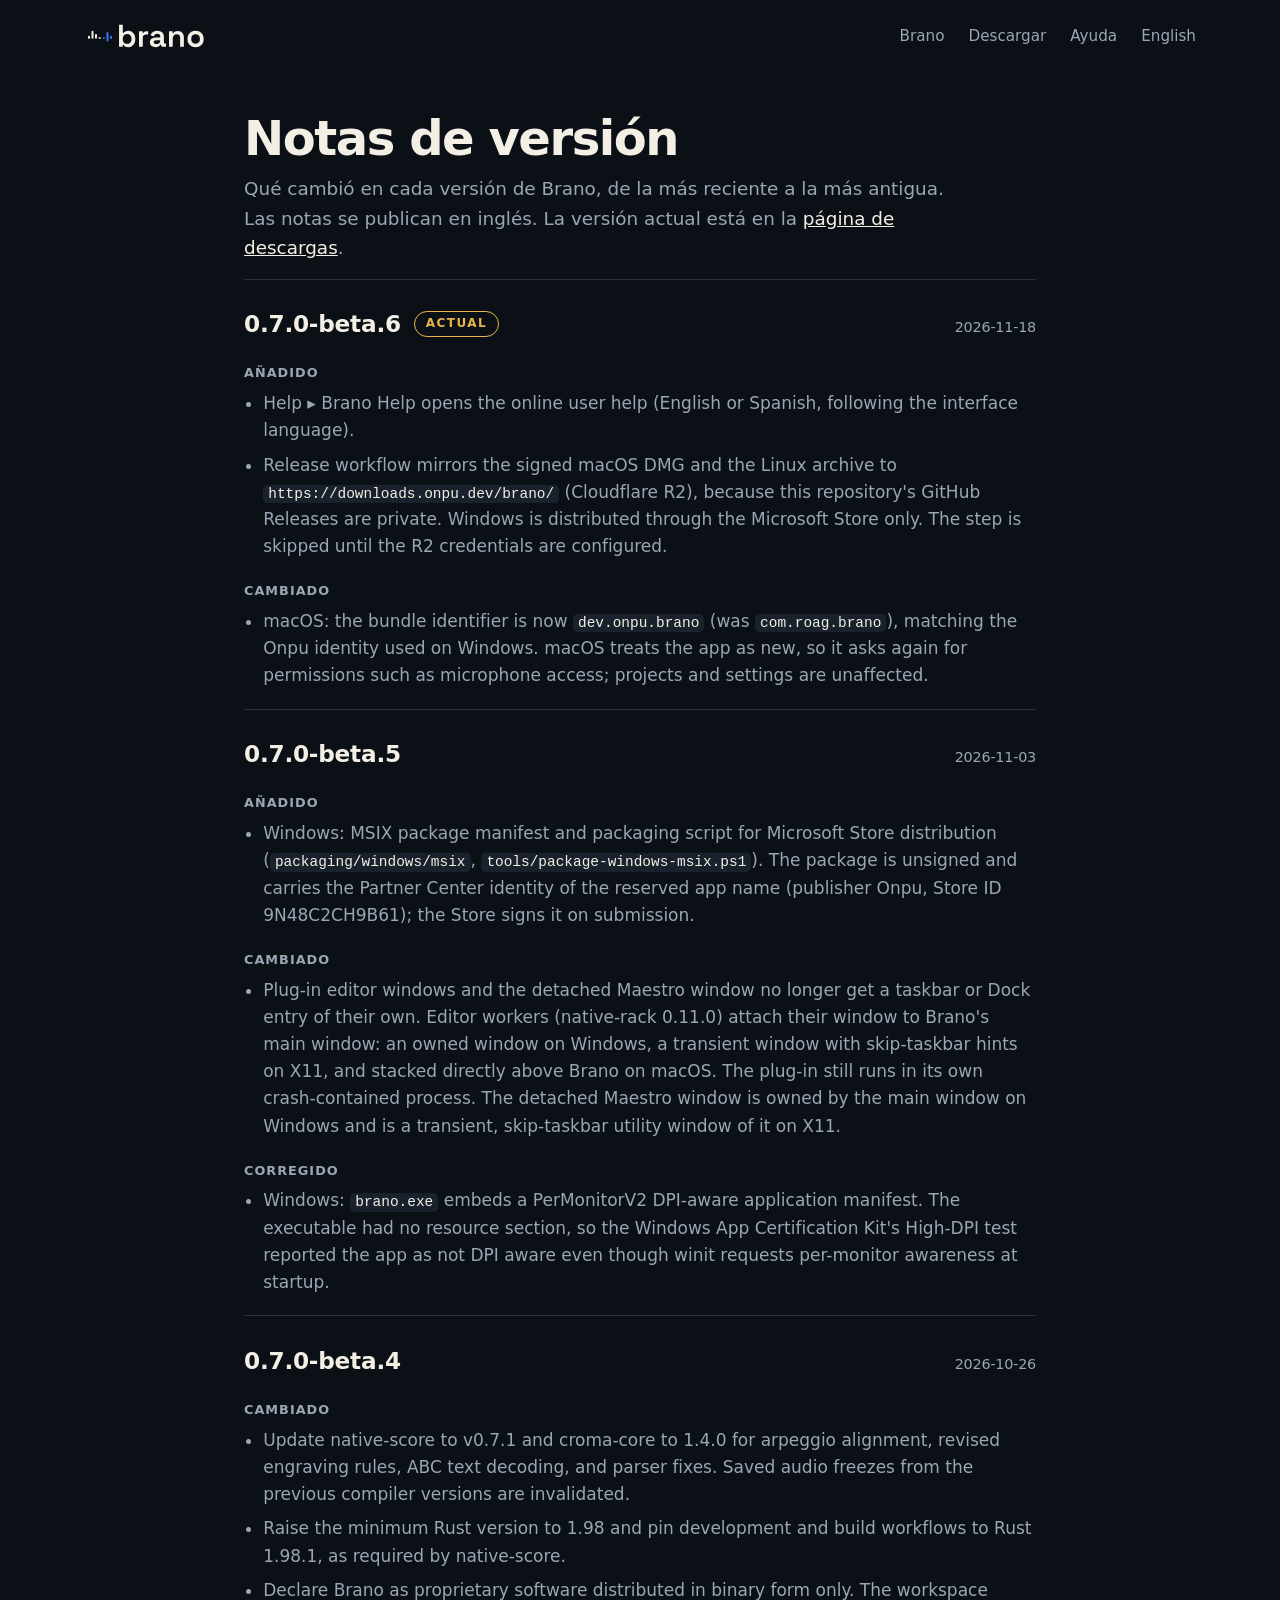
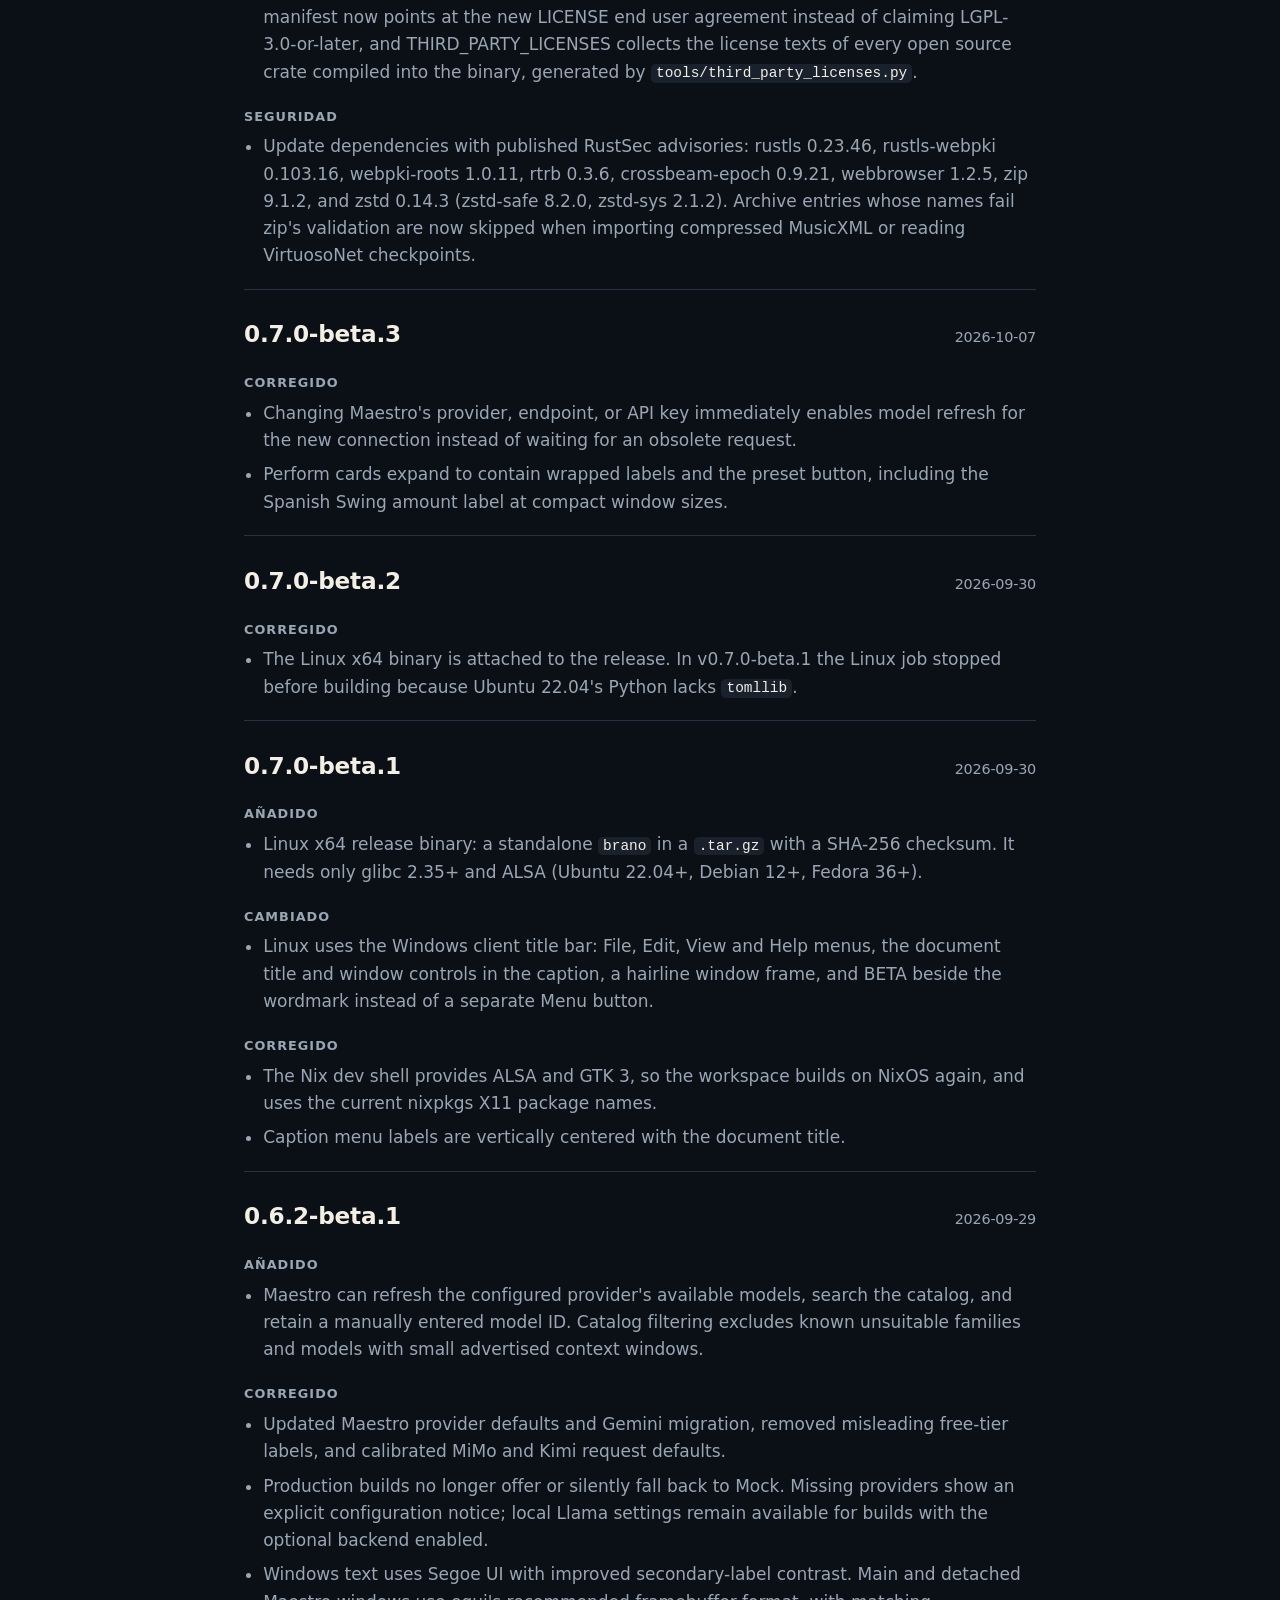
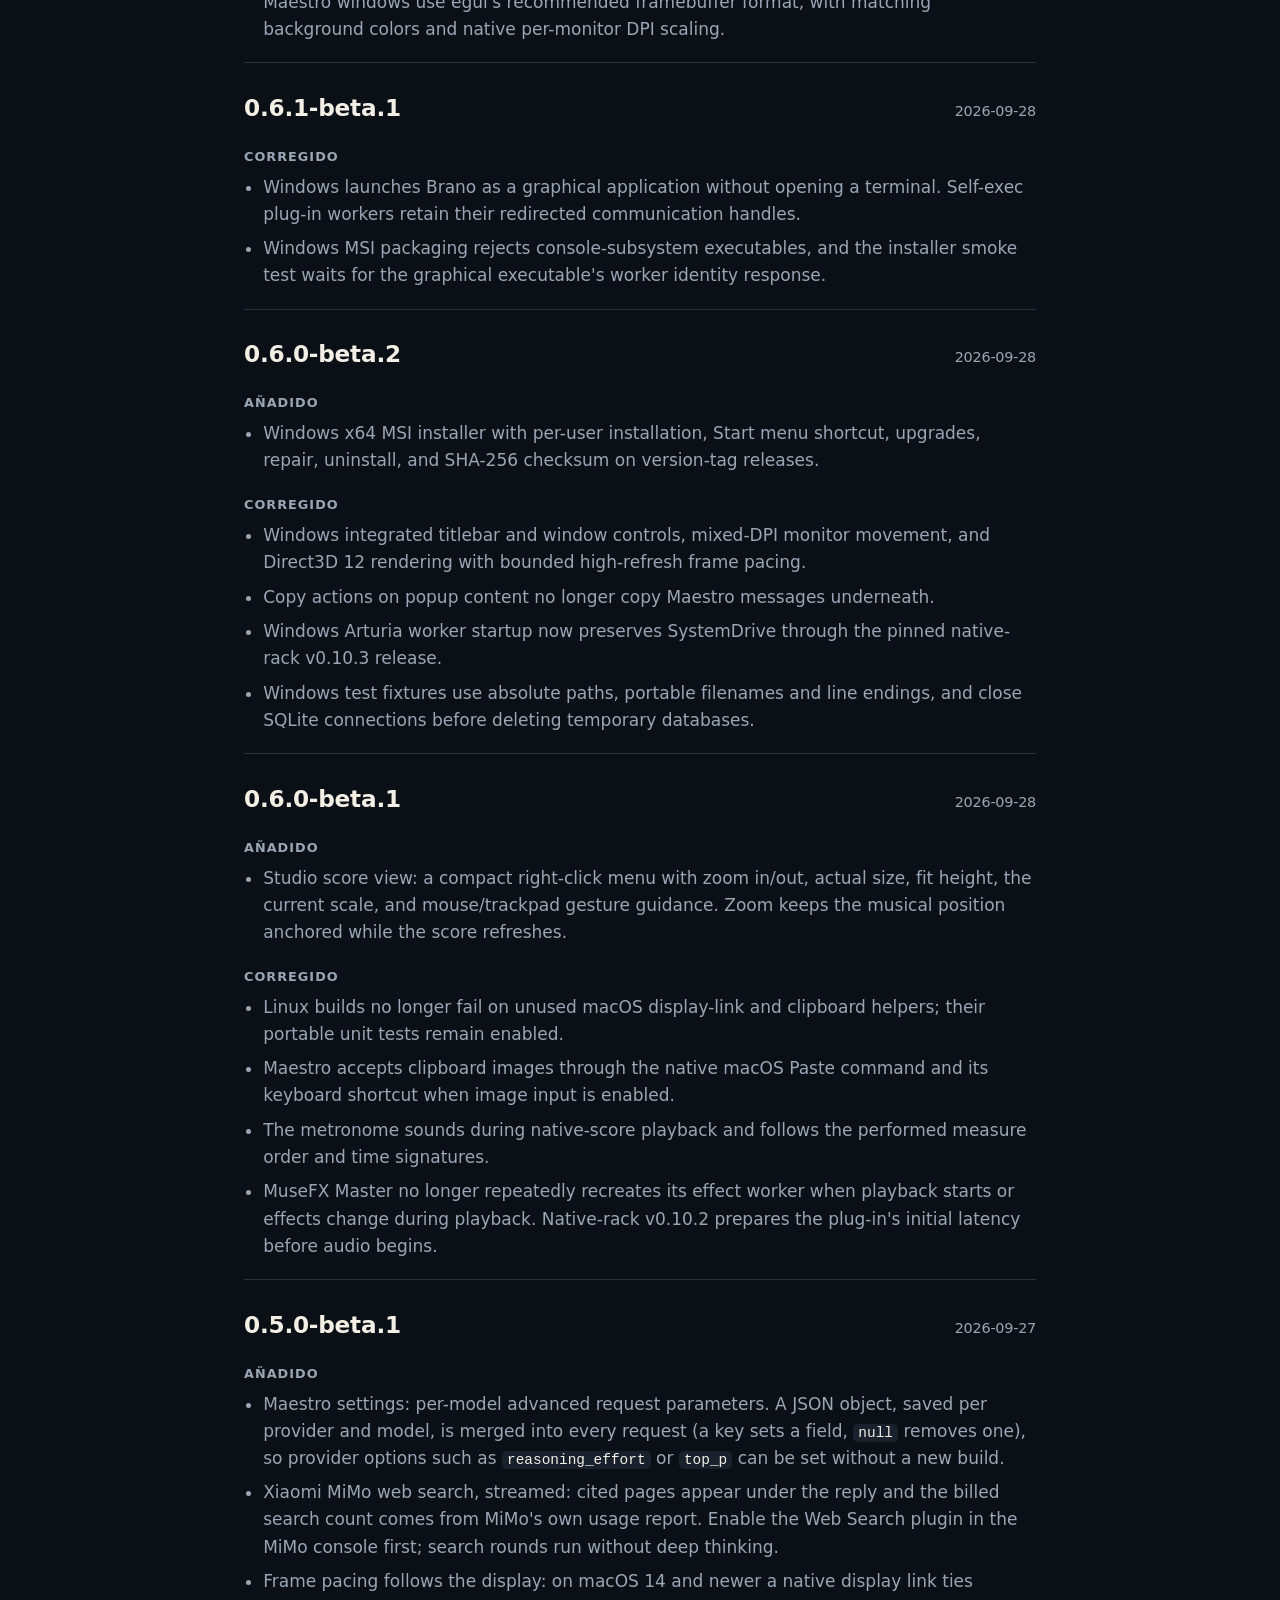
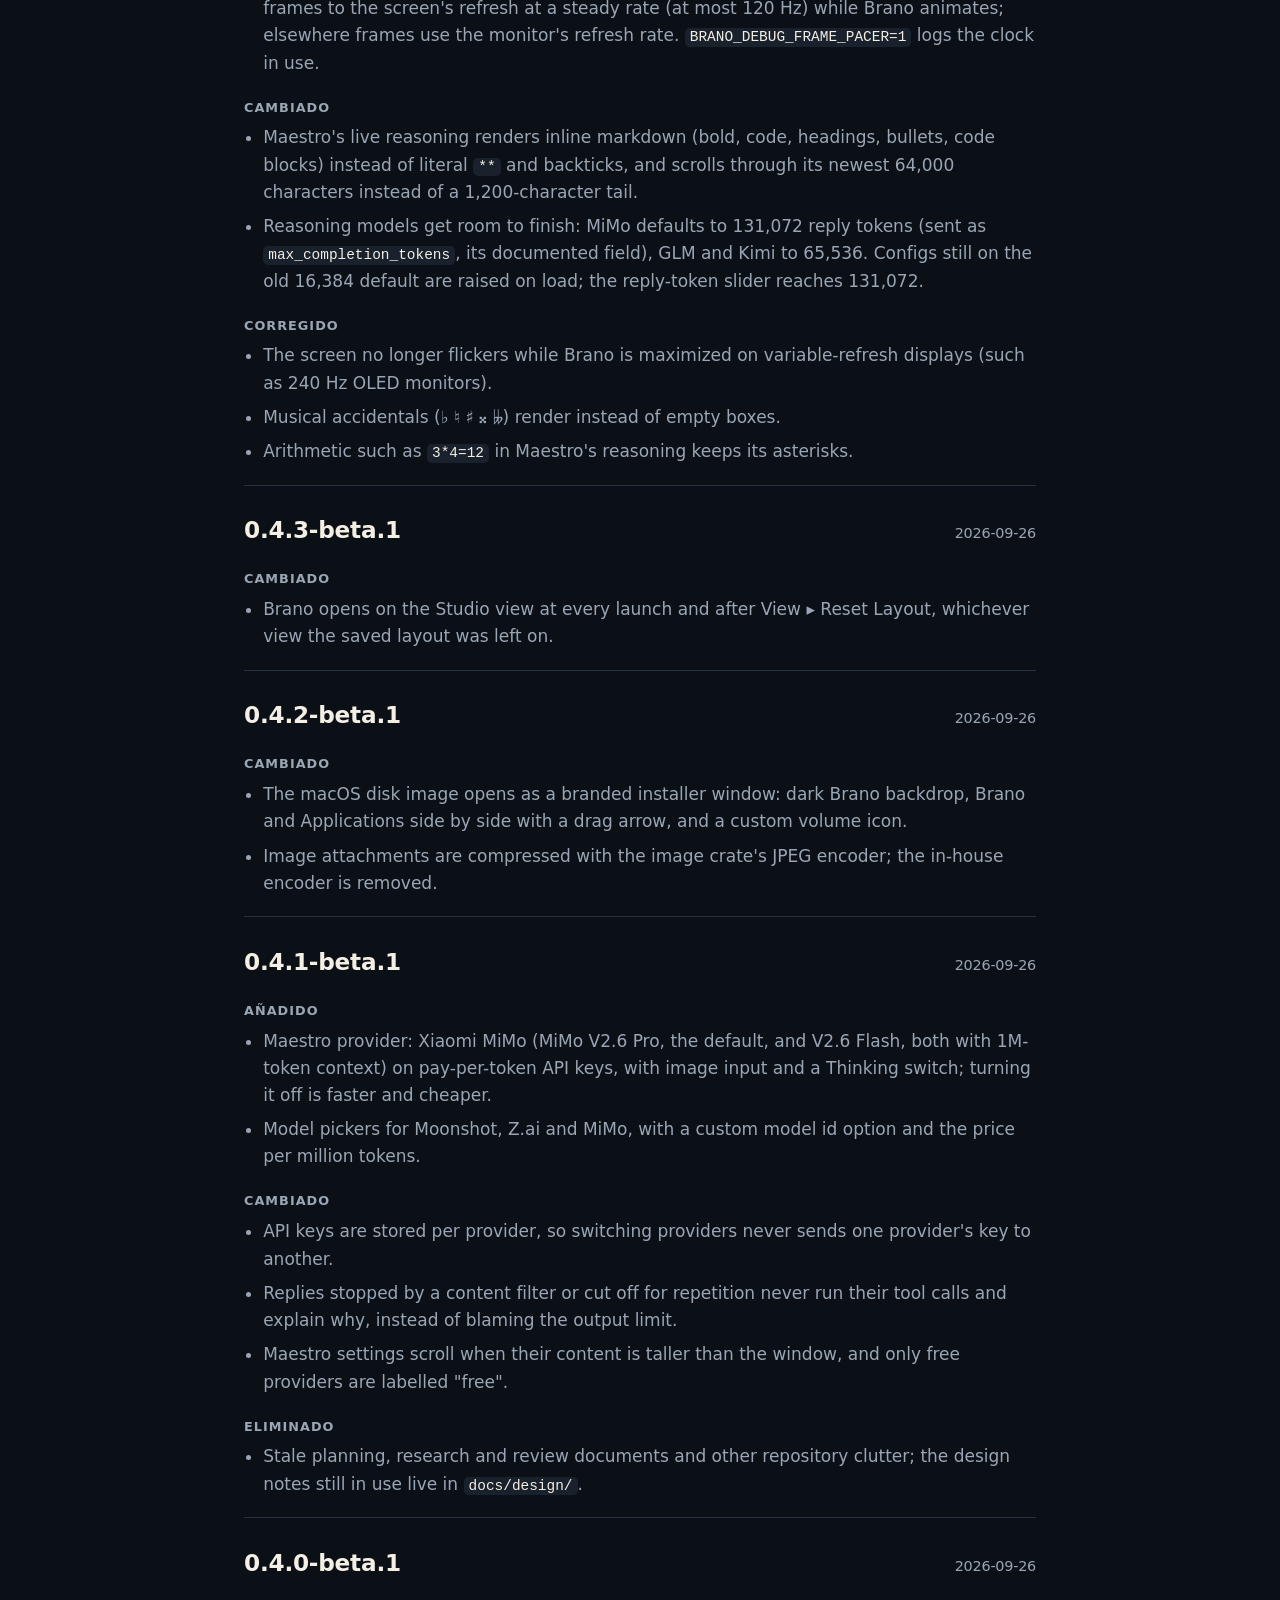
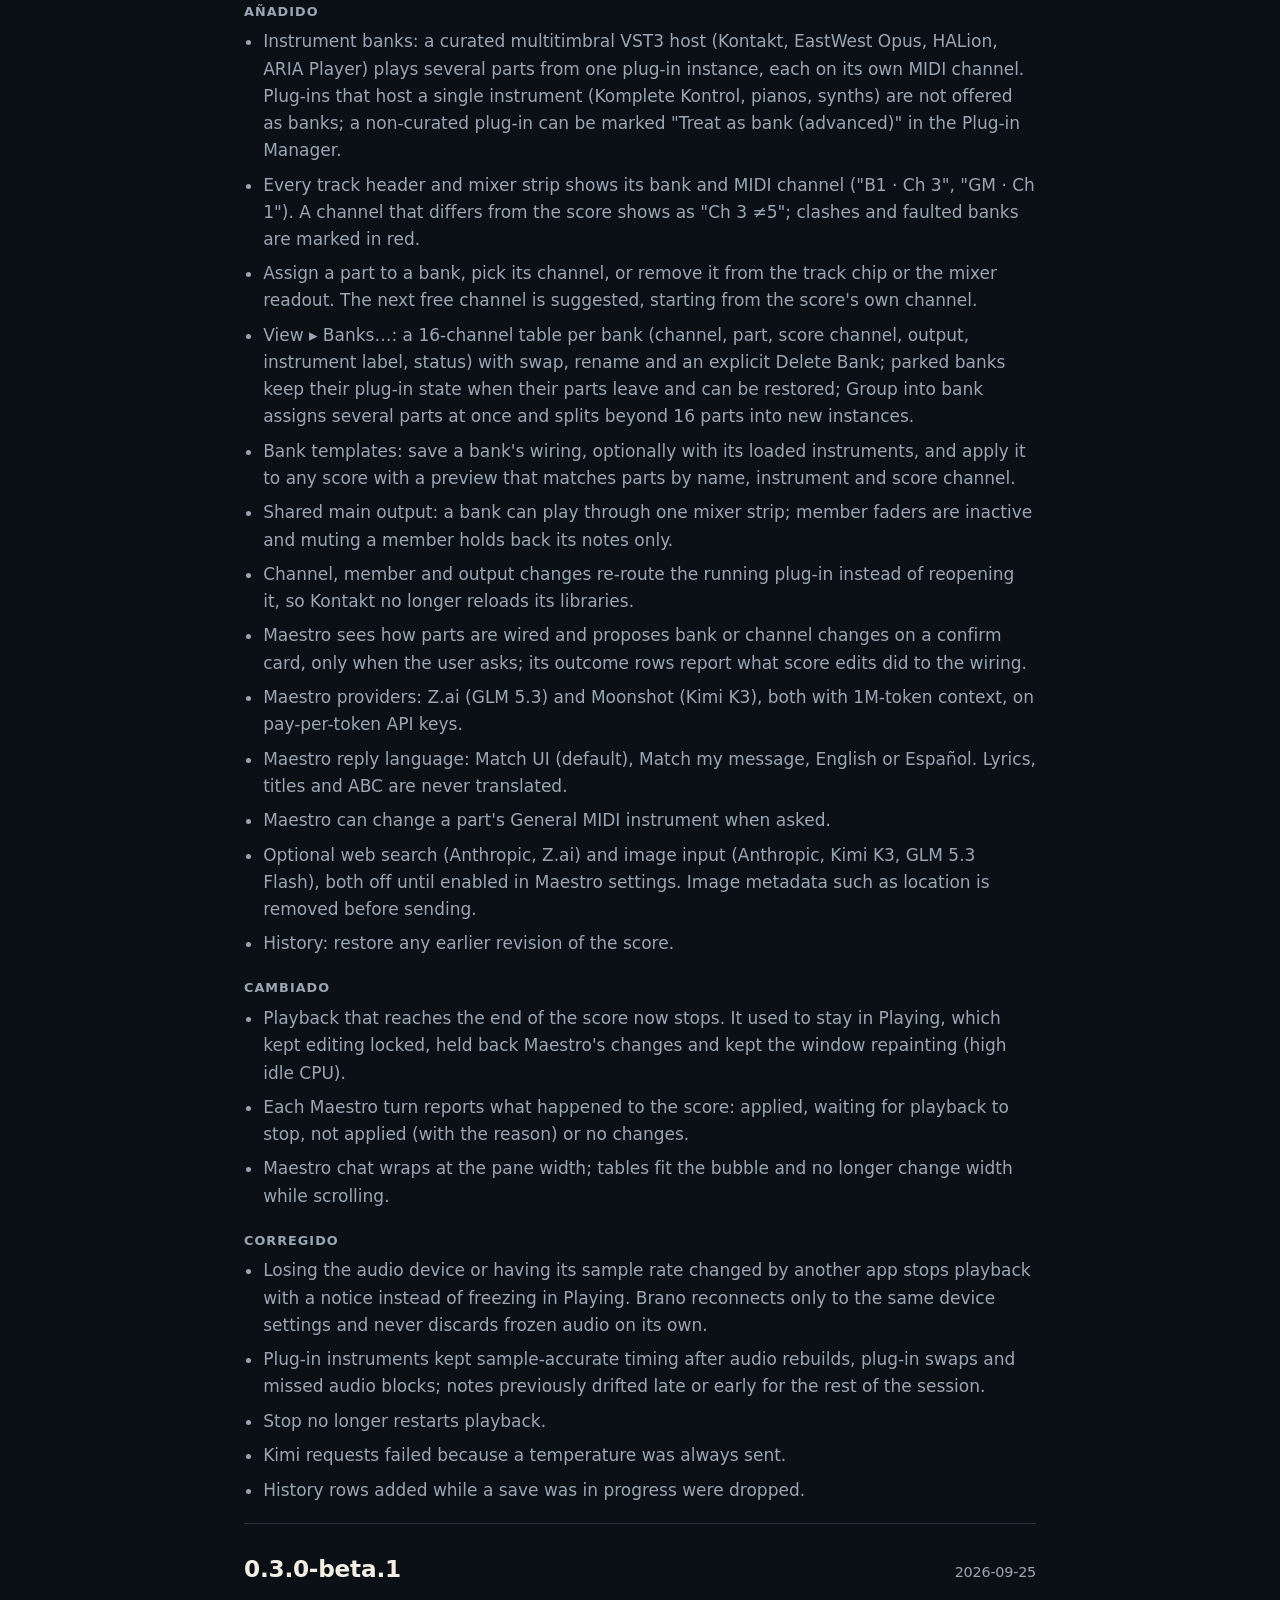
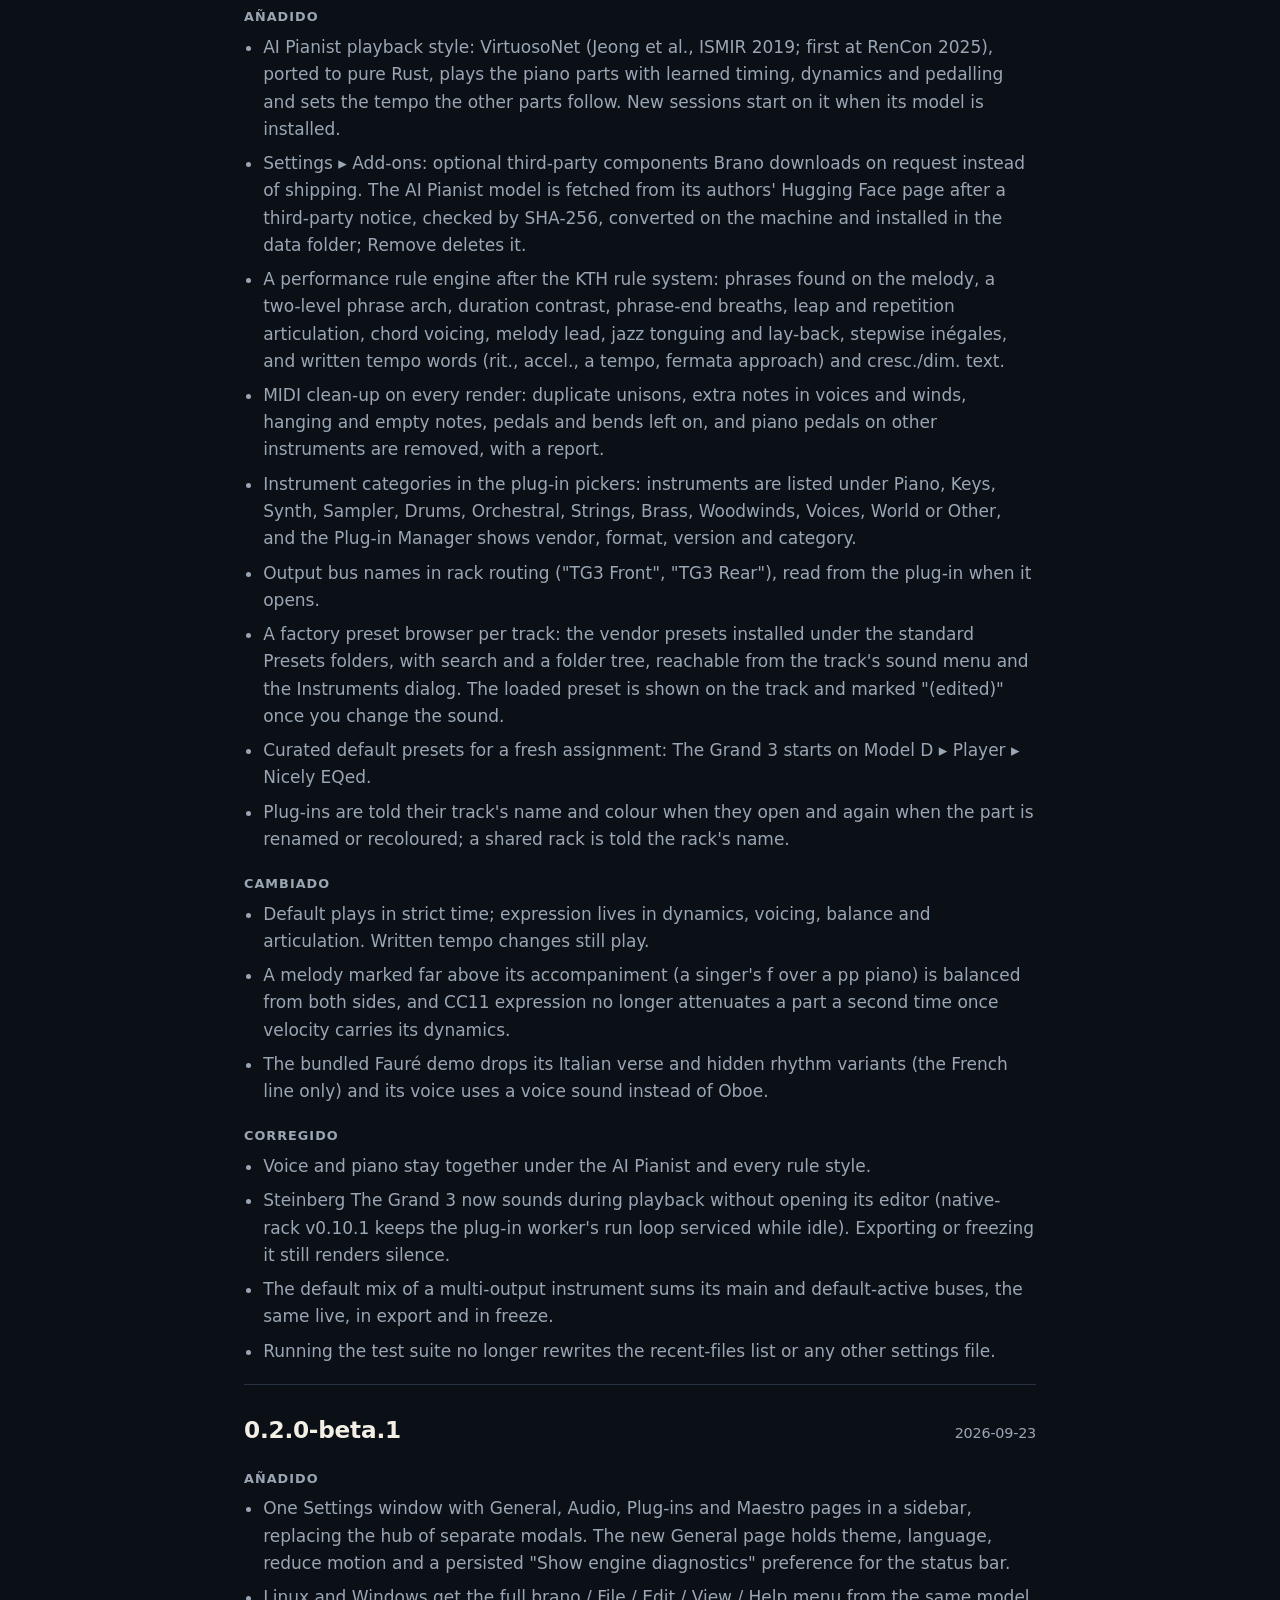
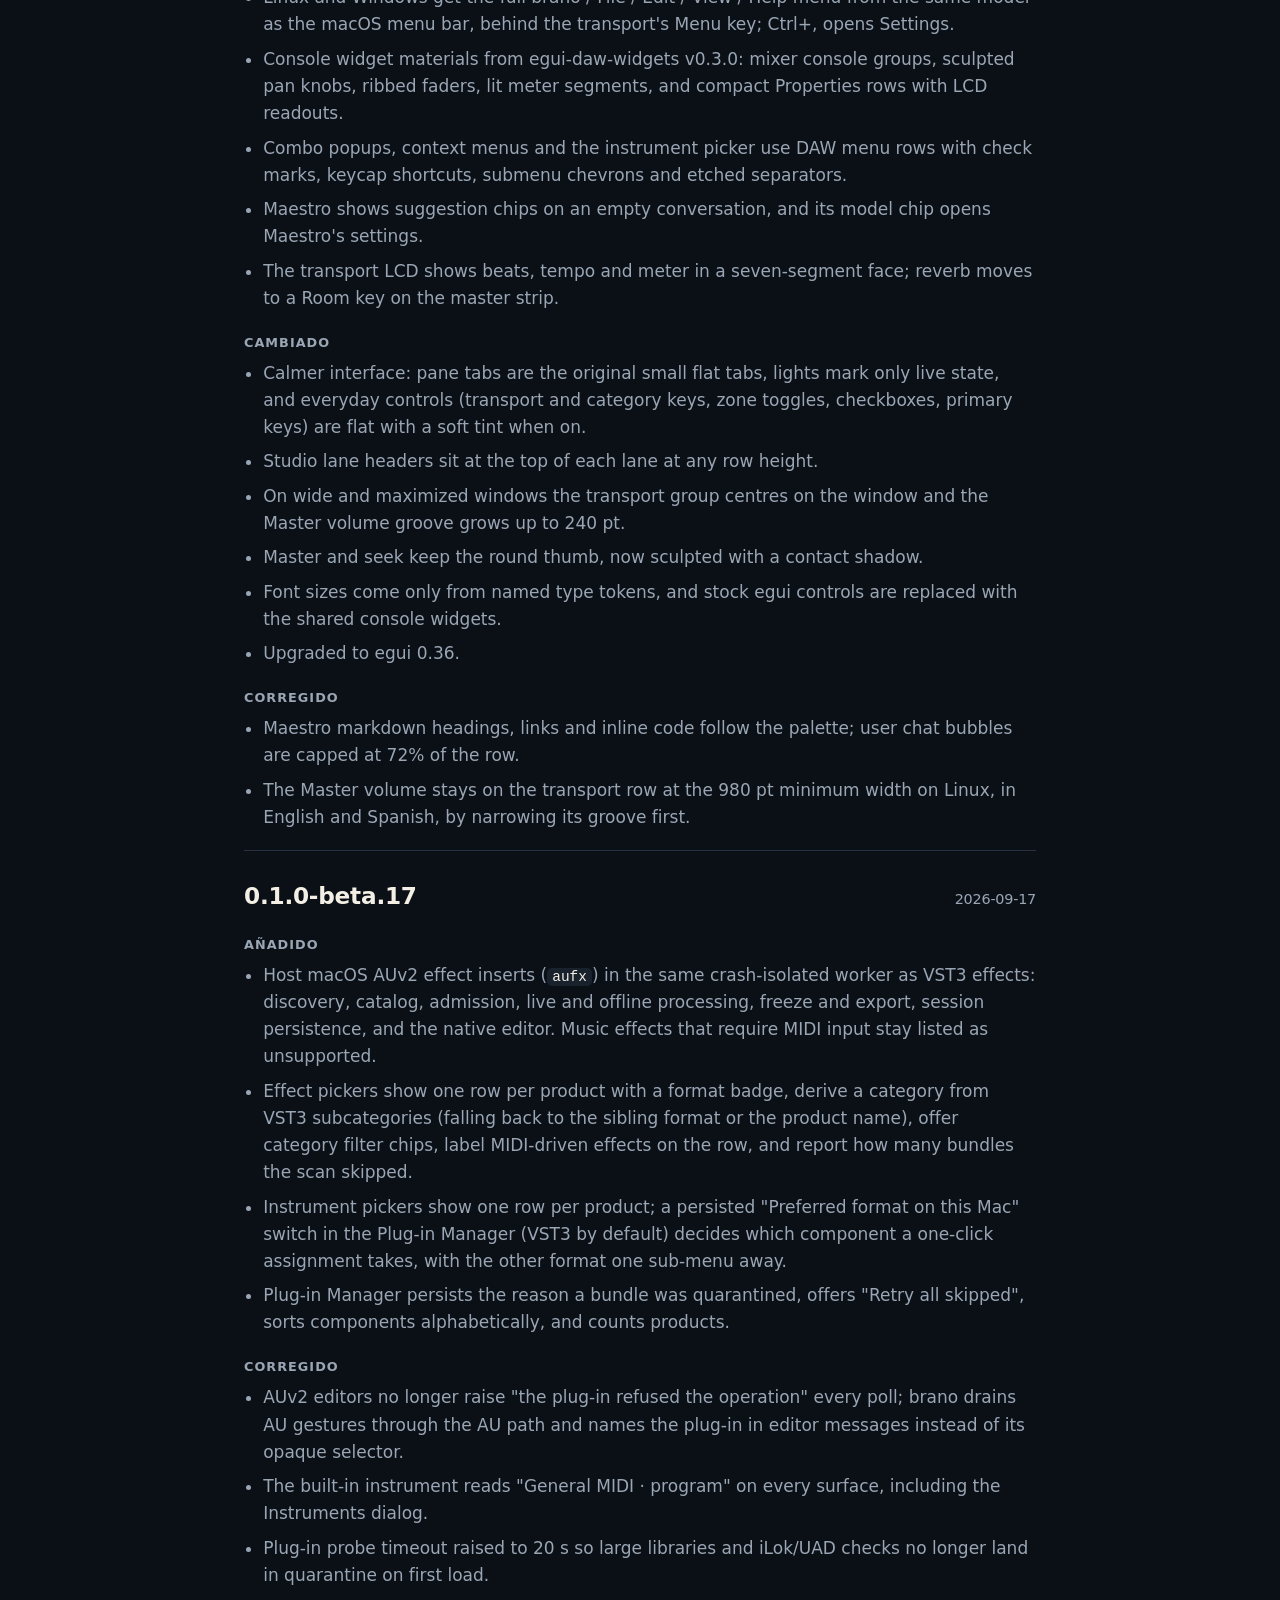
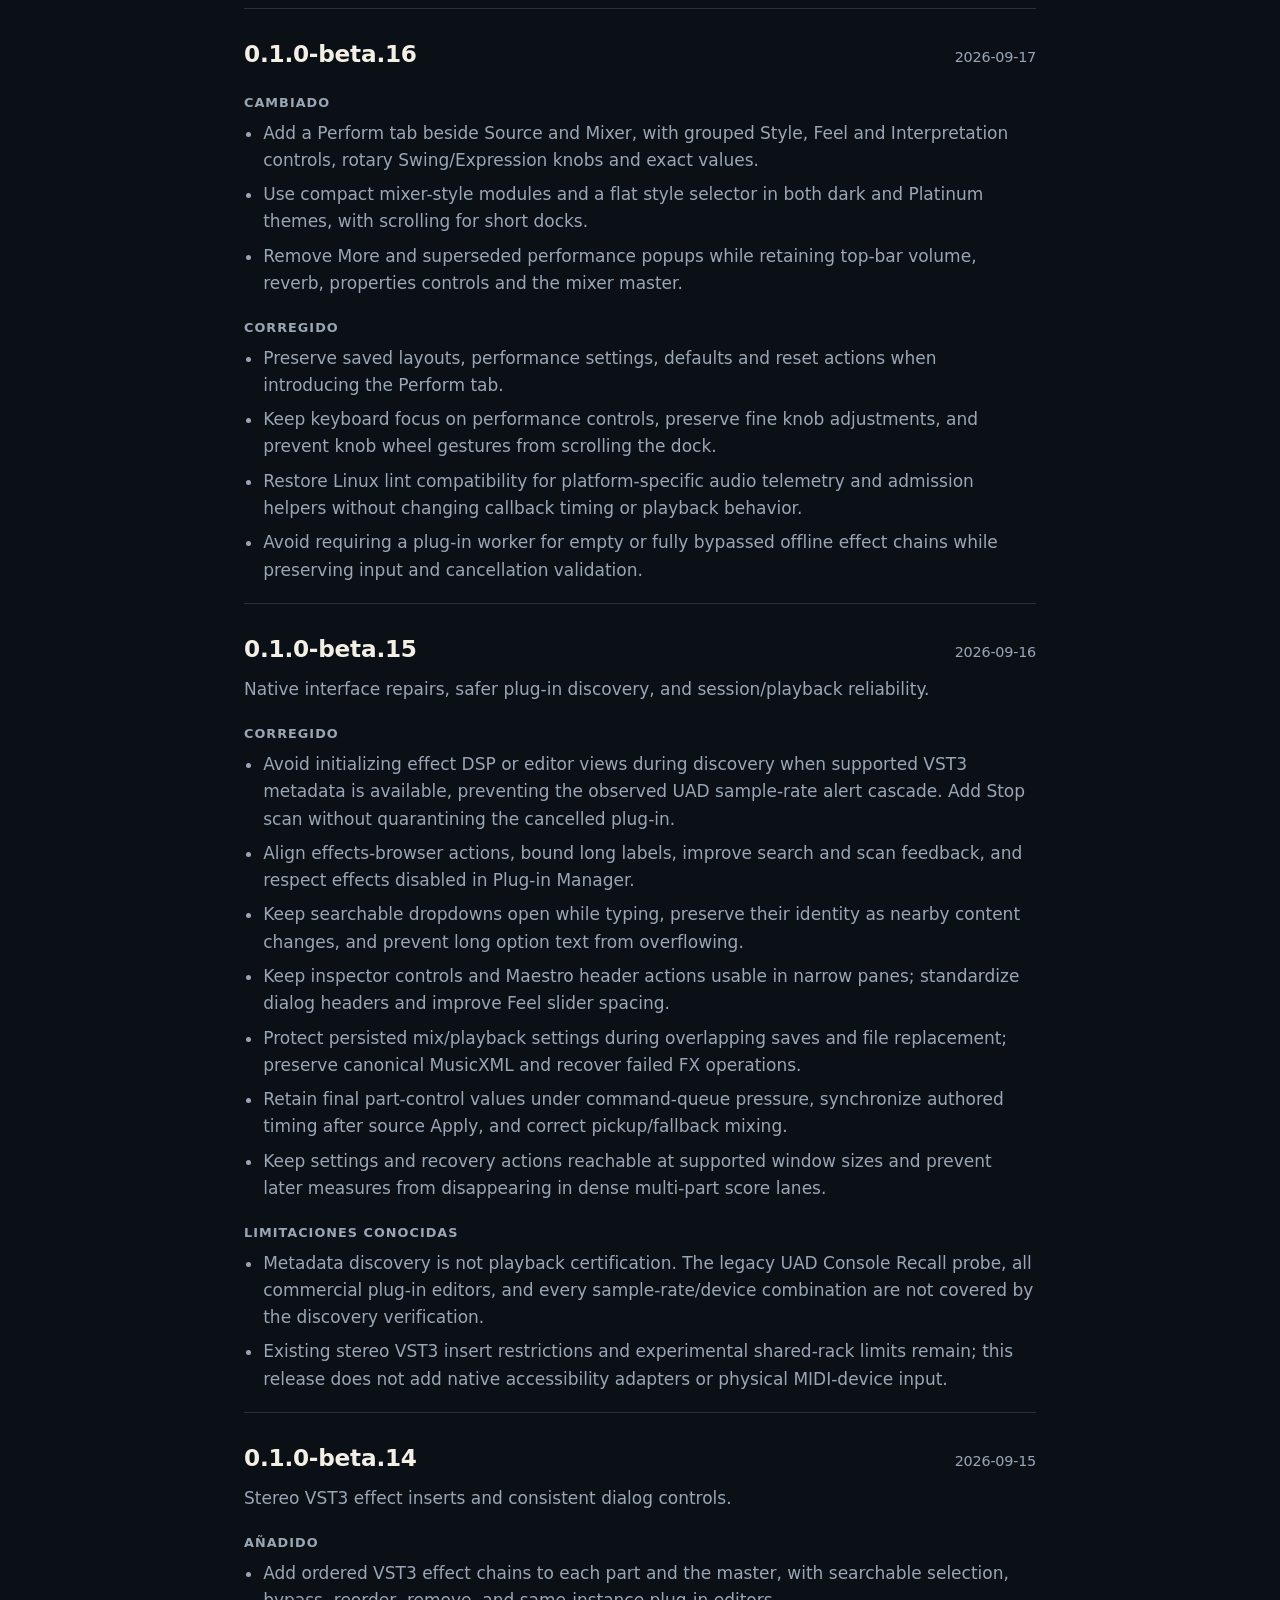
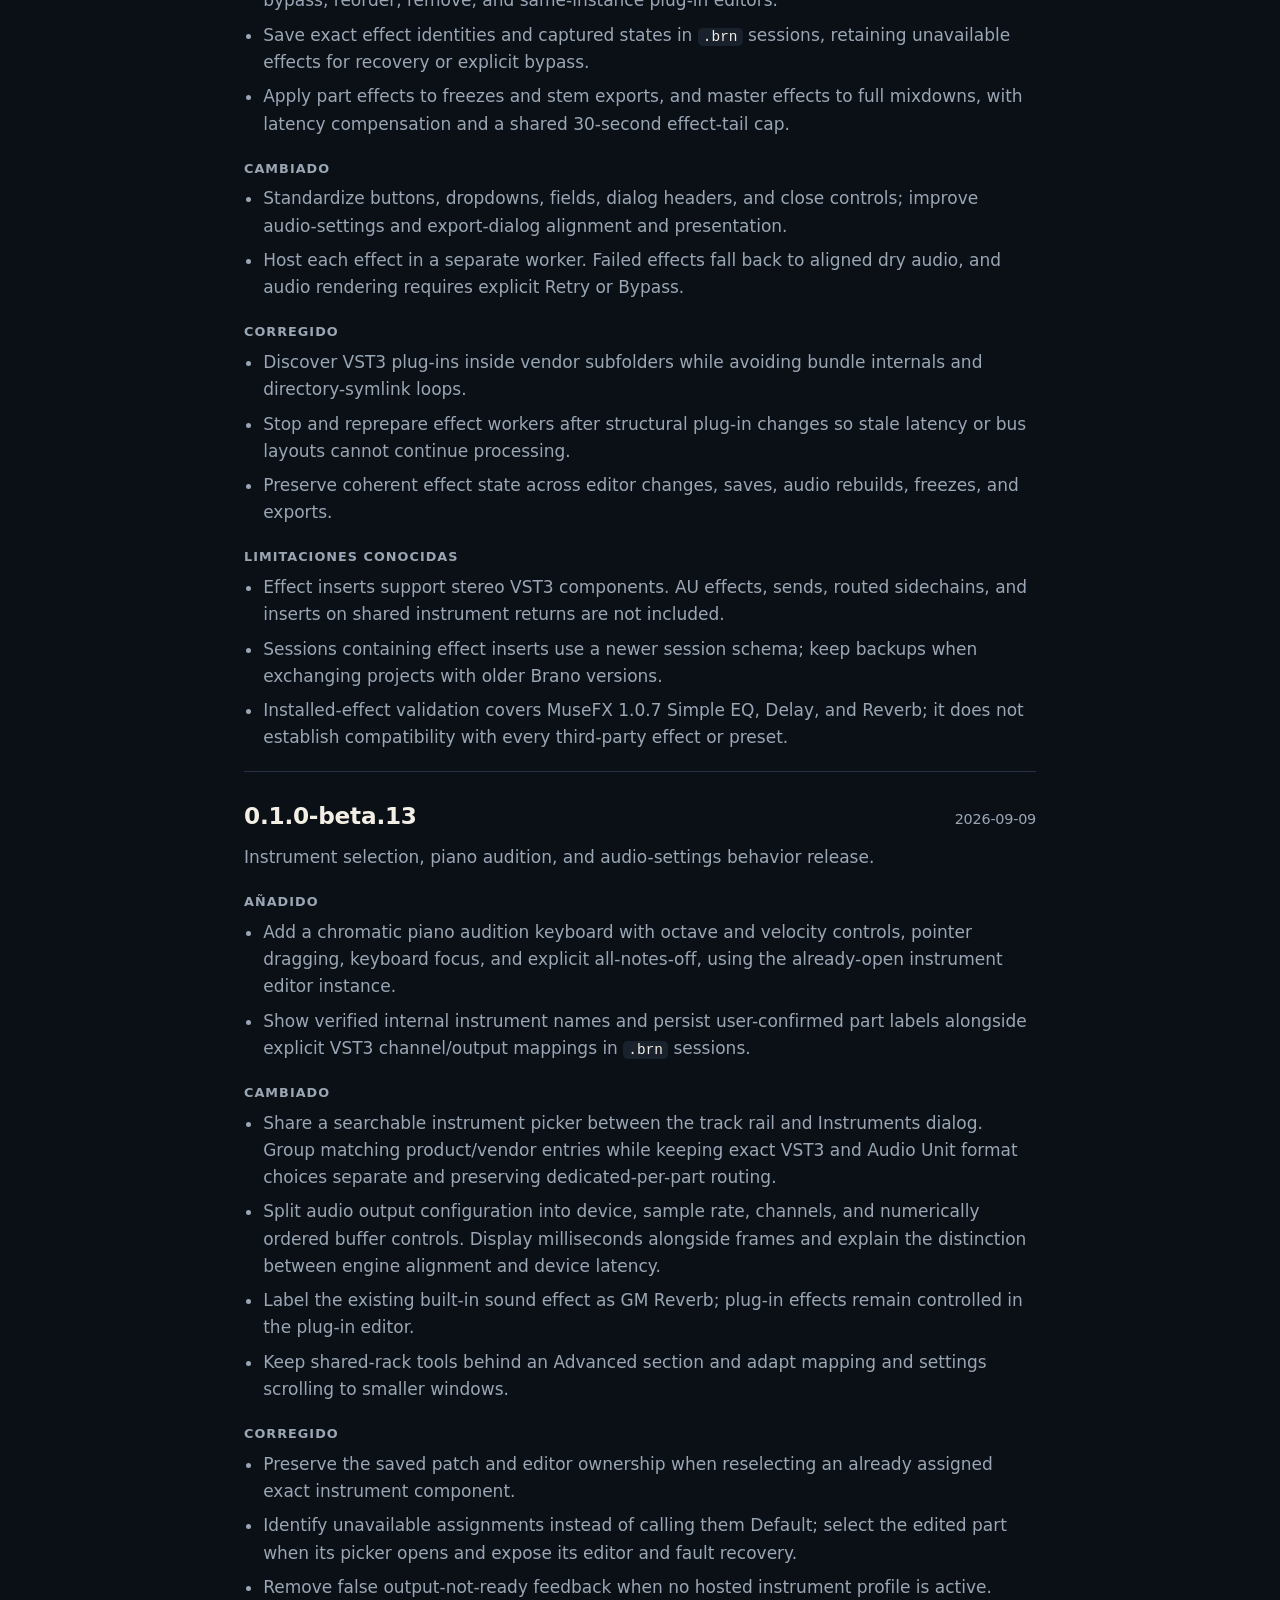
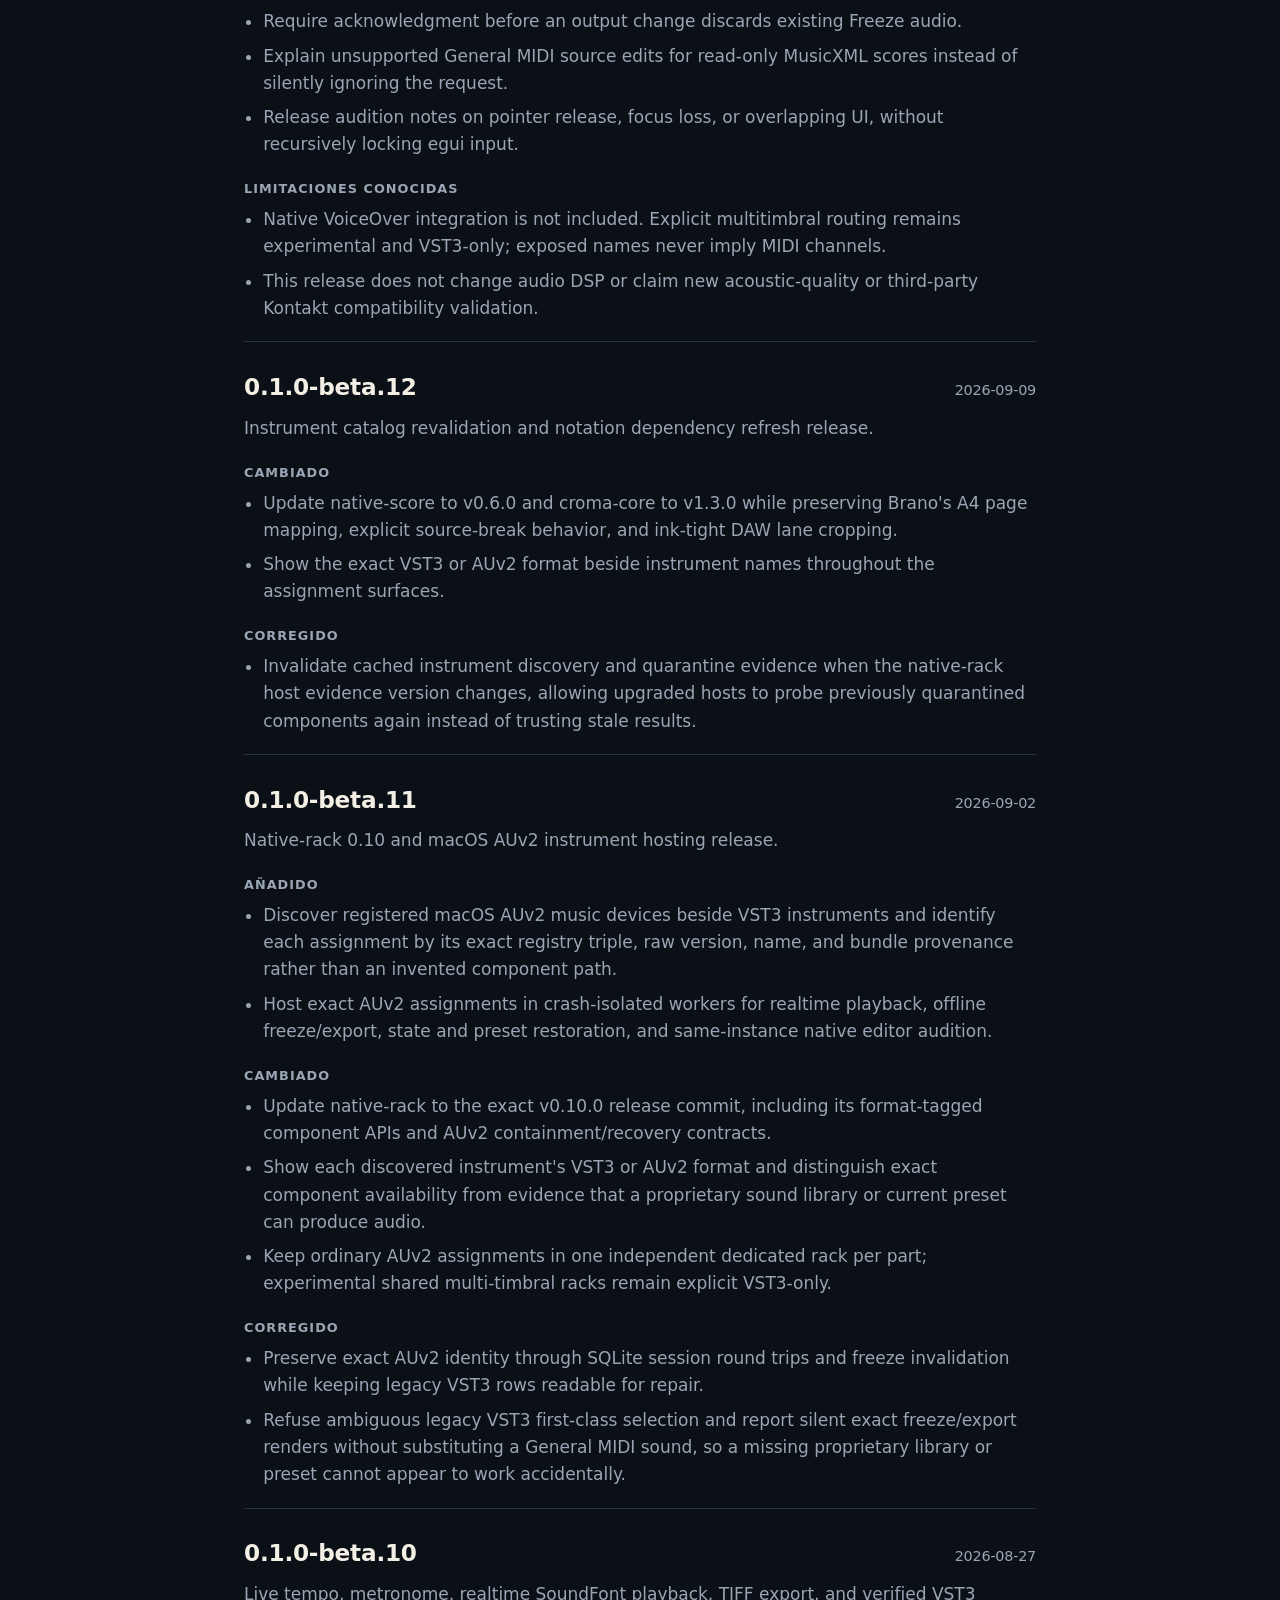
<file: brano/es/releases/index.html>
<!doctype html>
<html lang="es">
<head>
  <meta charset="utf-8">
  <meta name="viewport" content="width=device-width, initial-scale=1">
  <title>Notas de versión de Brano</title>
  <meta name="description" content="Qué cambió en cada versión de Brano: novedades, cambios y correcciones, de la más reciente a la más antigua.">
  <meta name="theme-color" content="#111820">
  <meta property="og:title" content="Notas de versión de Brano">
  <meta property="og:description" content="Qué cambió en cada versión de Brano: novedades, cambios y correcciones, de la más reciente a la más antigua.">
  <meta property="og:image" content="https://onpu.dev/brano/img/brano-hero.webp">
  <meta property="og:url" content="https://onpu.dev/brano/es/releases/">
  <link rel="alternate" hreflang="en" href="https://onpu.dev/brano/releases/">
  <link rel="alternate" hreflang="es" href="https://onpu.dev/brano/es/releases/">
  <link rel="icon" type="image/svg+xml" href="../../img/brano-icon.svg">
  <link rel="stylesheet" href="../../brano.css">
  <link rel="stylesheet" href="../../releases/releases.css">
</head>
<body>
  <!-- Generated by tools/release_notes.py from Brano's CHANGELOG.md. Do not edit by hand. -->
  <header>
    <div class="wrap">
      <nav class="nav">
        <a href="../"><img src="../../img/brano-lockup.svg" width="125" height="32" alt="Brano"></a>
        <ul>
          <li><a href="../">Brano</a></li>
          <li><a href="../download/">Descargar</a></li>
          <li><a href="../help/">Ayuda</a></li>
          <li><a href="../../releases/" hreflang="en">English</a></li>
        </ul>
      </nav>
    </div>
  </header>
  <main class="notes">
    <div class="wrap">
      <h1>Notas de versión</h1>
      <p class="lede">Qué cambió en cada versión de Brano, de la más reciente a la más antigua. Las notas se publican en inglés. La versión actual está en la <a href="../download/">página de descargas</a>.</p>
      <section class="release" id="v0.7.0-beta.6">
        <h2><a href="#v0.7.0-beta.6">0.7.0-beta.6</a> <span class="badge">Actual</span> <time datetime="2026-11-18">2026-11-18</time></h2>
        <h3>Añadido</h3>
        <ul>
          <li>Help ▸ Brano Help opens the online user help (English or Spanish, following the interface language).</li>
          <li>Release workflow mirrors the signed macOS DMG and the Linux archive to <code>https://downloads.onpu.dev/brano/</code> (Cloudflare R2), because this repository's GitHub Releases are private. Windows is distributed through the Microsoft Store only. The step is skipped until the R2 credentials are configured.</li>
        </ul>
        <h3>Cambiado</h3>
        <ul>
          <li>macOS: the bundle identifier is now <code>dev.onpu.brano</code> (was <code>com.roag.brano</code>), matching the Onpu identity used on Windows. macOS treats the app as new, so it asks again for permissions such as microphone access; projects and settings are unaffected.</li>
        </ul>
      </section>
      <section class="release" id="v0.7.0-beta.5">
        <h2><a href="#v0.7.0-beta.5">0.7.0-beta.5</a> <time datetime="2026-11-03">2026-11-03</time></h2>
        <h3>Añadido</h3>
        <ul>
          <li>Windows: MSIX package manifest and packaging script for Microsoft Store distribution (<code>packaging/windows/msix</code>, <code>tools/package-windows-msix.ps1</code>). The package is unsigned and carries the Partner Center identity of the reserved app name (publisher Onpu, Store ID 9N48C2CH9B61); the Store signs it on submission.</li>
        </ul>
        <h3>Cambiado</h3>
        <ul>
          <li>Plug-in editor windows and the detached Maestro window no longer get a taskbar or Dock entry of their own. Editor workers (native-rack 0.11.0) attach their window to Brano's main window: an owned window on Windows, a transient window with skip-taskbar hints on X11, and stacked directly above Brano on macOS. The plug-in still runs in its own crash-contained process. The detached Maestro window is owned by the main window on Windows and is a transient, skip-taskbar utility window of it on X11.</li>
        </ul>
        <h3>Corregido</h3>
        <ul>
          <li>Windows: <code>brano.exe</code> embeds a PerMonitorV2 DPI-aware application manifest. The executable had no resource section, so the Windows App Certification Kit's High-DPI test reported the app as not DPI aware even though winit requests per-monitor awareness at startup.</li>
        </ul>
      </section>
      <section class="release" id="v0.7.0-beta.4">
        <h2><a href="#v0.7.0-beta.4">0.7.0-beta.4</a> <time datetime="2026-10-26">2026-10-26</time></h2>
        <h3>Cambiado</h3>
        <ul>
          <li>Update native-score to v0.7.1 and croma-core to 1.4.0 for arpeggio alignment, revised engraving rules, ABC text decoding, and parser fixes. Saved audio freezes from the previous compiler versions are invalidated.</li>
          <li>Raise the minimum Rust version to 1.98 and pin development and build workflows to Rust 1.98.1, as required by native-score.</li>
          <li>Declare Brano as proprietary software distributed in binary form only. The workspace manifest now points at the new LICENSE end user agreement instead of claiming LGPL-3.0-or-later, and THIRD_PARTY_LICENSES collects the license texts of every open source crate compiled into the binary, generated by <code>tools/third_party_licenses.py</code>.</li>
        </ul>
        <h3>Seguridad</h3>
        <ul>
          <li>Update dependencies with published RustSec advisories: rustls 0.23.46, rustls-webpki 0.103.16, webpki-roots 1.0.11, rtrb 0.3.6, crossbeam-epoch 0.9.21, webbrowser 1.2.5, zip 9.1.2, and zstd 0.14.3 (zstd-safe 8.2.0, zstd-sys 2.1.2). Archive entries whose names fail zip's validation are now skipped when importing compressed MusicXML or reading VirtuosoNet checkpoints.</li>
        </ul>
      </section>
      <section class="release" id="v0.7.0-beta.3">
        <h2><a href="#v0.7.0-beta.3">0.7.0-beta.3</a> <time datetime="2026-10-07">2026-10-07</time></h2>
        <h3>Corregido</h3>
        <ul>
          <li>Changing Maestro's provider, endpoint, or API key immediately enables model refresh for the new connection instead of waiting for an obsolete request.</li>
          <li>Perform cards expand to contain wrapped labels and the preset button, including the Spanish Swing amount label at compact window sizes.</li>
        </ul>
      </section>
      <section class="release" id="v0.7.0-beta.2">
        <h2><a href="#v0.7.0-beta.2">0.7.0-beta.2</a> <time datetime="2026-09-30">2026-09-30</time></h2>
        <h3>Corregido</h3>
        <ul>
          <li>The Linux x64 binary is attached to the release. In v0.7.0-beta.1 the Linux job stopped before building because Ubuntu 22.04's Python lacks <code>tomllib</code>.</li>
        </ul>
      </section>
      <section class="release" id="v0.7.0-beta.1">
        <h2><a href="#v0.7.0-beta.1">0.7.0-beta.1</a> <time datetime="2026-09-30">2026-09-30</time></h2>
        <h3>Añadido</h3>
        <ul>
          <li>Linux x64 release binary: a standalone <code>brano</code> in a <code>.tar.gz</code> with a SHA-256 checksum. It needs only glibc 2.35+ and ALSA (Ubuntu 22.04+, Debian 12+, Fedora 36+).</li>
        </ul>
        <h3>Cambiado</h3>
        <ul>
          <li>Linux uses the Windows client title bar: File, Edit, View and Help menus, the document title and window controls in the caption, a hairline window frame, and BETA beside the wordmark instead of a separate Menu button.</li>
        </ul>
        <h3>Corregido</h3>
        <ul>
          <li>The Nix dev shell provides ALSA and GTK 3, so the workspace builds on NixOS again, and uses the current nixpkgs X11 package names.</li>
          <li>Caption menu labels are vertically centered with the document title.</li>
        </ul>
      </section>
      <section class="release" id="v0.6.2-beta.1">
        <h2><a href="#v0.6.2-beta.1">0.6.2-beta.1</a> <time datetime="2026-09-29">2026-09-29</time></h2>
        <h3>Añadido</h3>
        <ul>
          <li>Maestro can refresh the configured provider's available models, search the catalog, and retain a manually entered model ID. Catalog filtering excludes known unsuitable families and models with small advertised context windows.</li>
        </ul>
        <h3>Corregido</h3>
        <ul>
          <li>Updated Maestro provider defaults and Gemini migration, removed misleading free-tier labels, and calibrated MiMo and Kimi request defaults.</li>
          <li>Production builds no longer offer or silently fall back to Mock. Missing providers show an explicit configuration notice; local Llama settings remain available for builds with the optional backend enabled.</li>
          <li>Windows text uses Segoe UI with improved secondary-label contrast. Main and detached Maestro windows use egui's recommended framebuffer format, with matching background colors and native per-monitor DPI scaling.</li>
        </ul>
      </section>
      <section class="release" id="v0.6.1-beta.1">
        <h2><a href="#v0.6.1-beta.1">0.6.1-beta.1</a> <time datetime="2026-09-28">2026-09-28</time></h2>
        <h3>Corregido</h3>
        <ul>
          <li>Windows launches Brano as a graphical application without opening a terminal. Self-exec plug-in workers retain their redirected communication handles.</li>
          <li>Windows MSI packaging rejects console-subsystem executables, and the installer smoke test waits for the graphical executable's worker identity response.</li>
        </ul>
      </section>
      <section class="release" id="v0.6.0-beta.2">
        <h2><a href="#v0.6.0-beta.2">0.6.0-beta.2</a> <time datetime="2026-09-28">2026-09-28</time></h2>
        <h3>Añadido</h3>
        <ul>
          <li>Windows x64 MSI installer with per-user installation, Start menu shortcut, upgrades, repair, uninstall, and SHA-256 checksum on version-tag releases.</li>
        </ul>
        <h3>Corregido</h3>
        <ul>
          <li>Windows integrated titlebar and window controls, mixed-DPI monitor movement, and Direct3D 12 rendering with bounded high-refresh frame pacing.</li>
          <li>Copy actions on popup content no longer copy Maestro messages underneath.</li>
          <li>Windows Arturia worker startup now preserves SystemDrive through the pinned native-rack v0.10.3 release.</li>
          <li>Windows test fixtures use absolute paths, portable filenames and line endings, and close SQLite connections before deleting temporary databases.</li>
        </ul>
      </section>
      <section class="release" id="v0.6.0-beta.1">
        <h2><a href="#v0.6.0-beta.1">0.6.0-beta.1</a> <time datetime="2026-09-28">2026-09-28</time></h2>
        <h3>Añadido</h3>
        <ul>
          <li>Studio score view: a compact right-click menu with zoom in/out, actual size, fit height, the current scale, and mouse/trackpad gesture guidance. Zoom keeps the musical position anchored while the score refreshes.</li>
        </ul>
        <h3>Corregido</h3>
        <ul>
          <li>Linux builds no longer fail on unused macOS display-link and clipboard helpers; their portable unit tests remain enabled.</li>
          <li>Maestro accepts clipboard images through the native macOS Paste command and its keyboard shortcut when image input is enabled.</li>
          <li>The metronome sounds during native-score playback and follows the performed measure order and time signatures.</li>
          <li>MuseFX Master no longer repeatedly recreates its effect worker when playback starts or effects change during playback. Native-rack v0.10.2 prepares the plug-in's initial latency before audio begins.</li>
        </ul>
      </section>
      <section class="release" id="v0.5.0-beta.1">
        <h2><a href="#v0.5.0-beta.1">0.5.0-beta.1</a> <time datetime="2026-09-27">2026-09-27</time></h2>
        <h3>Añadido</h3>
        <ul>
          <li>Maestro settings: per-model advanced request parameters. A JSON object, saved per provider and model, is merged into every request (a key sets a field, <code>null</code> removes one), so provider options such as <code>reasoning_effort</code> or <code>top_p</code> can be set without a new build.</li>
          <li>Xiaomi MiMo web search, streamed: cited pages appear under the reply and the billed search count comes from MiMo's own usage report. Enable the Web Search plugin in the MiMo console first; search rounds run without deep thinking.</li>
          <li>Frame pacing follows the display: on macOS 14 and newer a native display link ties frames to the screen's refresh at a steady rate (at most 120 Hz) while Brano animates; elsewhere frames use the monitor's refresh rate. <code>BRANO_DEBUG_FRAME_PACER=1</code> logs the clock in use.</li>
        </ul>
        <h3>Cambiado</h3>
        <ul>
          <li>Maestro's live reasoning renders inline markdown (bold, code, headings, bullets, code blocks) instead of literal <code>**</code> and backticks, and scrolls through its newest 64,000 characters instead of a 1,200-character tail.</li>
          <li>Reasoning models get room to finish: MiMo defaults to 131,072 reply tokens (sent as <code>max_completion_tokens</code>, its documented field), GLM and Kimi to 65,536. Configs still on the old 16,384 default are raised on load; the reply-token slider reaches 131,072.</li>
        </ul>
        <h3>Corregido</h3>
        <ul>
          <li>The screen no longer flickers while Brano is maximized on variable-refresh displays (such as 240 Hz OLED monitors).</li>
          <li>Musical accidentals (♭ ♮ ♯ 𝄪 𝄫) render instead of empty boxes.</li>
          <li>Arithmetic such as <code>3*4=12</code> in Maestro's reasoning keeps its asterisks.</li>
        </ul>
      </section>
      <section class="release" id="v0.4.3-beta.1">
        <h2><a href="#v0.4.3-beta.1">0.4.3-beta.1</a> <time datetime="2026-09-26">2026-09-26</time></h2>
        <h3>Cambiado</h3>
        <ul>
          <li>Brano opens on the Studio view at every launch and after View ▸ Reset Layout, whichever view the saved layout was left on.</li>
        </ul>
      </section>
      <section class="release" id="v0.4.2-beta.1">
        <h2><a href="#v0.4.2-beta.1">0.4.2-beta.1</a> <time datetime="2026-09-26">2026-09-26</time></h2>
        <h3>Cambiado</h3>
        <ul>
          <li>The macOS disk image opens as a branded installer window: dark Brano backdrop, Brano and Applications side by side with a drag arrow, and a custom volume icon.</li>
          <li>Image attachments are compressed with the image crate's JPEG encoder; the in-house encoder is removed.</li>
        </ul>
      </section>
      <section class="release" id="v0.4.1-beta.1">
        <h2><a href="#v0.4.1-beta.1">0.4.1-beta.1</a> <time datetime="2026-09-26">2026-09-26</time></h2>
        <h3>Añadido</h3>
        <ul>
          <li>Maestro provider: Xiaomi MiMo (MiMo V2.6 Pro, the default, and V2.6 Flash, both with 1M-token context) on pay-per-token API keys, with image input and a Thinking switch; turning it off is faster and cheaper.</li>
          <li>Model pickers for Moonshot, Z.ai and MiMo, with a custom model id option and the price per million tokens.</li>
        </ul>
        <h3>Cambiado</h3>
        <ul>
          <li>API keys are stored per provider, so switching providers never sends one provider's key to another.</li>
          <li>Replies stopped by a content filter or cut off for repetition never run their tool calls and explain why, instead of blaming the output limit.</li>
          <li>Maestro settings scroll when their content is taller than the window, and only free providers are labelled "free".</li>
        </ul>
        <h3>Eliminado</h3>
        <ul>
          <li>Stale planning, research and review documents and other repository clutter; the design notes still in use live in <code>docs/design/</code>.</li>
        </ul>
      </section>
      <section class="release" id="v0.4.0-beta.1">
        <h2><a href="#v0.4.0-beta.1">0.4.0-beta.1</a> <time datetime="2026-09-26">2026-09-26</time></h2>
        <h3>Añadido</h3>
        <ul>
          <li>Instrument banks: a curated multitimbral VST3 host (Kontakt, EastWest Opus, HALion, ARIA Player) plays several parts from one plug-in instance, each on its own MIDI channel. Plug-ins that host a single instrument (Komplete Kontrol, pianos, synths) are not offered as banks; a non-curated plug-in can be marked "Treat as bank (advanced)" in the Plug-in Manager.</li>
          <li>Every track header and mixer strip shows its bank and MIDI channel ("B1 · Ch 3", "GM · Ch 1"). A channel that differs from the score shows as "Ch 3 ≠5"; clashes and faulted banks are marked in red.</li>
          <li>Assign a part to a bank, pick its channel, or remove it from the track chip or the mixer readout. The next free channel is suggested, starting from the score's own channel.</li>
          <li>View ▸ Banks…: a 16-channel table per bank (channel, part, score channel, output, instrument label, status) with swap, rename and an explicit Delete Bank; parked banks keep their plug-in state when their parts leave and can be restored; Group into bank assigns several parts at once and splits beyond 16 parts into new instances.</li>
          <li>Bank templates: save a bank's wiring, optionally with its loaded instruments, and apply it to any score with a preview that matches parts by name, instrument and score channel.</li>
          <li>Shared main output: a bank can play through one mixer strip; member faders are inactive and muting a member holds back its notes only.</li>
          <li>Channel, member and output changes re-route the running plug-in instead of reopening it, so Kontakt no longer reloads its libraries.</li>
          <li>Maestro sees how parts are wired and proposes bank or channel changes on a confirm card, only when the user asks; its outcome rows report what score edits did to the wiring.</li>
          <li>Maestro providers: Z.ai (GLM 5.3) and Moonshot (Kimi K3), both with 1M-token context, on pay-per-token API keys.</li>
          <li>Maestro reply language: Match UI (default), Match my message, English or Español. Lyrics, titles and ABC are never translated.</li>
          <li>Maestro can change a part's General MIDI instrument when asked.</li>
          <li>Optional web search (Anthropic, Z.ai) and image input (Anthropic, Kimi K3, GLM 5.3 Flash), both off until enabled in Maestro settings. Image metadata such as location is removed before sending.</li>
          <li>History: restore any earlier revision of the score.</li>
        </ul>
        <h3>Cambiado</h3>
        <ul>
          <li>Playback that reaches the end of the score now stops. It used to stay in Playing, which kept editing locked, held back Maestro's changes and kept the window repainting (high idle CPU).</li>
          <li>Each Maestro turn reports what happened to the score: applied, waiting for playback to stop, not applied (with the reason) or no changes.</li>
          <li>Maestro chat wraps at the pane width; tables fit the bubble and no longer change width while scrolling.</li>
        </ul>
        <h3>Corregido</h3>
        <ul>
          <li>Losing the audio device or having its sample rate changed by another app stops playback with a notice instead of freezing in Playing. Brano reconnects only to the same device settings and never discards frozen audio on its own.</li>
          <li>Plug-in instruments kept sample-accurate timing after audio rebuilds, plug-in swaps and missed audio blocks; notes previously drifted late or early for the rest of the session.</li>
          <li>Stop no longer restarts playback.</li>
          <li>Kimi requests failed because a temperature was always sent.</li>
          <li>History rows added while a save was in progress were dropped.</li>
        </ul>
      </section>
      <section class="release" id="v0.3.0-beta.1">
        <h2><a href="#v0.3.0-beta.1">0.3.0-beta.1</a> <time datetime="2026-09-25">2026-09-25</time></h2>
        <h3>Añadido</h3>
        <ul>
          <li>AI Pianist playback style: VirtuosoNet (Jeong et al., ISMIR 2019; first at RenCon 2025), ported to pure Rust, plays the piano parts with learned timing, dynamics and pedalling and sets the tempo the other parts follow. New sessions start on it when its model is installed.</li>
          <li>Settings ▸ Add-ons: optional third-party components Brano downloads on request instead of shipping. The AI Pianist model is fetched from its authors' Hugging Face page after a third-party notice, checked by SHA-256, converted on the machine and installed in the data folder; Remove deletes it.</li>
          <li>A performance rule engine after the KTH rule system: phrases found on the melody, a two-level phrase arch, duration contrast, phrase-end breaths, leap and repetition articulation, chord voicing, melody lead, jazz tonguing and lay-back, stepwise inégales, and written tempo words (rit., accel., a tempo, fermata approach) and cresc./dim. text.</li>
          <li>MIDI clean-up on every render: duplicate unisons, extra notes in voices and winds, hanging and empty notes, pedals and bends left on, and piano pedals on other instruments are removed, with a report.</li>
          <li>Instrument categories in the plug-in pickers: instruments are listed under Piano, Keys, Synth, Sampler, Drums, Orchestral, Strings, Brass, Woodwinds, Voices, World or Other, and the Plug-in Manager shows vendor, format, version and category.</li>
          <li>Output bus names in rack routing ("TG3 Front", "TG3 Rear"), read from the plug-in when it opens.</li>
          <li>A factory preset browser per track: the vendor presets installed under the standard Presets folders, with search and a folder tree, reachable from the track's sound menu and the Instruments dialog. The loaded preset is shown on the track and marked "(edited)" once you change the sound.</li>
          <li>Curated default presets for a fresh assignment: The Grand 3 starts on Model D ▸ Player ▸ Nicely EQed.</li>
          <li>Plug-ins are told their track's name and colour when they open and again when the part is renamed or recoloured; a shared rack is told the rack's name.</li>
        </ul>
        <h3>Cambiado</h3>
        <ul>
          <li>Default plays in strict time; expression lives in dynamics, voicing, balance and articulation. Written tempo changes still play.</li>
          <li>A melody marked far above its accompaniment (a singer's f over a pp piano) is balanced from both sides, and CC11 expression no longer attenuates a part a second time once velocity carries its dynamics.</li>
          <li>The bundled Fauré demo drops its Italian verse and hidden rhythm variants (the French line only) and its voice uses a voice sound instead of Oboe.</li>
        </ul>
        <h3>Corregido</h3>
        <ul>
          <li>Voice and piano stay together under the AI Pianist and every rule style.</li>
          <li>Steinberg The Grand 3 now sounds during playback without opening its editor (native-rack v0.10.1 keeps the plug-in worker's run loop serviced while idle). Exporting or freezing it still renders silence.</li>
          <li>The default mix of a multi-output instrument sums its main and default-active buses, the same live, in export and in freeze.</li>
          <li>Running the test suite no longer rewrites the recent-files list or any other settings file.</li>
        </ul>
      </section>
      <section class="release" id="v0.2.0-beta.1">
        <h2><a href="#v0.2.0-beta.1">0.2.0-beta.1</a> <time datetime="2026-09-23">2026-09-23</time></h2>
        <h3>Añadido</h3>
        <ul>
          <li>One Settings window with General, Audio, Plug-ins and Maestro pages in a sidebar, replacing the hub of separate modals. The new General page holds theme, language, reduce motion and a persisted "Show engine diagnostics" preference for the status bar.</li>
          <li>Linux and Windows get the full brano / File / Edit / View / Help menu from the same model as the macOS menu bar, behind the transport's Menu key; Ctrl+, opens Settings.</li>
          <li>Console widget materials from egui-daw-widgets v0.3.0: mixer console groups, sculpted pan knobs, ribbed faders, lit meter segments, and compact Properties rows with LCD readouts.</li>
          <li>Combo popups, context menus and the instrument picker use DAW menu rows with check marks, keycap shortcuts, submenu chevrons and etched separators.</li>
          <li>Maestro shows suggestion chips on an empty conversation, and its model chip opens Maestro's settings.</li>
          <li>The transport LCD shows beats, tempo and meter in a seven-segment face; reverb moves to a Room key on the master strip.</li>
        </ul>
        <h3>Cambiado</h3>
        <ul>
          <li>Calmer interface: pane tabs are the original small flat tabs, lights mark only live state, and everyday controls (transport and category keys, zone toggles, checkboxes, primary keys) are flat with a soft tint when on.</li>
          <li>Studio lane headers sit at the top of each lane at any row height.</li>
          <li>On wide and maximized windows the transport group centres on the window and the Master volume groove grows up to 240 pt.</li>
          <li>Master and seek keep the round thumb, now sculpted with a contact shadow.</li>
          <li>Font sizes come only from named type tokens, and stock egui controls are replaced with the shared console widgets.</li>
          <li>Upgraded to egui 0.36.</li>
        </ul>
        <h3>Corregido</h3>
        <ul>
          <li>Maestro markdown headings, links and inline code follow the palette; user chat bubbles are capped at 72% of the row.</li>
          <li>The Master volume stays on the transport row at the 980 pt minimum width on Linux, in English and Spanish, by narrowing its groove first.</li>
        </ul>
      </section>
      <section class="release" id="v0.1.0-beta.17">
        <h2><a href="#v0.1.0-beta.17">0.1.0-beta.17</a> <time datetime="2026-09-17">2026-09-17</time></h2>
        <h3>Añadido</h3>
        <ul>
          <li>Host macOS AUv2 effect inserts (<code>aufx</code>) in the same crash-isolated worker as VST3 effects: discovery, catalog, admission, live and offline processing, freeze and export, session persistence, and the native editor. Music effects that require MIDI input stay listed as unsupported.</li>
          <li>Effect pickers show one row per product with a format badge, derive a category from VST3 subcategories (falling back to the sibling format or the product name), offer category filter chips, label MIDI-driven effects on the row, and report how many bundles the scan skipped.</li>
          <li>Instrument pickers show one row per product; a persisted "Preferred format on this Mac" switch in the Plug-in Manager (VST3 by default) decides which component a one-click assignment takes, with the other format one sub-menu away.</li>
          <li>Plug-in Manager persists the reason a bundle was quarantined, offers "Retry all skipped", sorts components alphabetically, and counts products.</li>
        </ul>
        <h3>Corregido</h3>
        <ul>
          <li>AUv2 editors no longer raise "the plug-in refused the operation" every poll; brano drains AU gestures through the AU path and names the plug-in in editor messages instead of its opaque selector.</li>
          <li>The built-in instrument reads "General MIDI · program" on every surface, including the Instruments dialog.</li>
          <li>Plug-in probe timeout raised to 20 s so large libraries and iLok/UAD checks no longer land in quarantine on first load.</li>
        </ul>
      </section>
      <section class="release" id="v0.1.0-beta.16">
        <h2><a href="#v0.1.0-beta.16">0.1.0-beta.16</a> <time datetime="2026-09-17">2026-09-17</time></h2>
        <h3>Cambiado</h3>
        <ul>
          <li>Add a Perform tab beside Source and Mixer, with grouped Style, Feel and Interpretation controls, rotary Swing/Expression knobs and exact values.</li>
          <li>Use compact mixer-style modules and a flat style selector in both dark and Platinum themes, with scrolling for short docks.</li>
          <li>Remove More and superseded performance popups while retaining top-bar volume, reverb, properties controls and the mixer master.</li>
        </ul>
        <h3>Corregido</h3>
        <ul>
          <li>Preserve saved layouts, performance settings, defaults and reset actions when introducing the Perform tab.</li>
          <li>Keep keyboard focus on performance controls, preserve fine knob adjustments, and prevent knob wheel gestures from scrolling the dock.</li>
          <li>Restore Linux lint compatibility for platform-specific audio telemetry and admission helpers without changing callback timing or playback behavior.</li>
          <li>Avoid requiring a plug-in worker for empty or fully bypassed offline effect chains while preserving input and cancellation validation.</li>
        </ul>
      </section>
      <section class="release" id="v0.1.0-beta.15">
        <h2><a href="#v0.1.0-beta.15">0.1.0-beta.15</a> <time datetime="2026-09-16">2026-09-16</time></h2>
        <p>Native interface repairs, safer plug-in discovery, and session/playback reliability.</p>
        <h3>Corregido</h3>
        <ul>
          <li>Avoid initializing effect DSP or editor views during discovery when supported VST3 metadata is available, preventing the observed UAD sample-rate alert cascade. Add Stop scan without quarantining the cancelled plug-in.</li>
          <li>Align effects-browser actions, bound long labels, improve search and scan feedback, and respect effects disabled in Plug-in Manager.</li>
          <li>Keep searchable dropdowns open while typing, preserve their identity as nearby content changes, and prevent long option text from overflowing.</li>
          <li>Keep inspector controls and Maestro header actions usable in narrow panes; standardize dialog headers and improve Feel slider spacing.</li>
          <li>Protect persisted mix/playback settings during overlapping saves and file replacement; preserve canonical MusicXML and recover failed FX operations.</li>
          <li>Retain final part-control values under command-queue pressure, synchronize authored timing after source Apply, and correct pickup/fallback mixing.</li>
          <li>Keep settings and recovery actions reachable at supported window sizes and prevent later measures from disappearing in dense multi-part score lanes.</li>
        </ul>
        <h3>Limitaciones conocidas</h3>
        <ul>
          <li>Metadata discovery is not playback certification. The legacy UAD Console Recall probe, all commercial plug-in editors, and every sample-rate/device combination are not covered by the discovery verification.</li>
          <li>Existing stereo VST3 insert restrictions and experimental shared-rack limits remain; this release does not add native accessibility adapters or physical MIDI-device input.</li>
        </ul>
      </section>
      <section class="release" id="v0.1.0-beta.14">
        <h2><a href="#v0.1.0-beta.14">0.1.0-beta.14</a> <time datetime="2026-09-15">2026-09-15</time></h2>
        <p>Stereo VST3 effect inserts and consistent dialog controls.</p>
        <h3>Añadido</h3>
        <ul>
          <li>Add ordered VST3 effect chains to each part and the master, with searchable selection, bypass, reorder, remove, and same-instance plug-in editors.</li>
          <li>Save exact effect identities and captured states in <code>.brn</code> sessions, retaining unavailable effects for recovery or explicit bypass.</li>
          <li>Apply part effects to freezes and stem exports, and master effects to full mixdowns, with latency compensation and a shared 30-second effect-tail cap.</li>
        </ul>
        <h3>Cambiado</h3>
        <ul>
          <li>Standardize buttons, dropdowns, fields, dialog headers, and close controls; improve audio-settings and export-dialog alignment and presentation.</li>
          <li>Host each effect in a separate worker. Failed effects fall back to aligned dry audio, and audio rendering requires explicit Retry or Bypass.</li>
        </ul>
        <h3>Corregido</h3>
        <ul>
          <li>Discover VST3 plug-ins inside vendor subfolders while avoiding bundle internals and directory-symlink loops.</li>
          <li>Stop and reprepare effect workers after structural plug-in changes so stale latency or bus layouts cannot continue processing.</li>
          <li>Preserve coherent effect state across editor changes, saves, audio rebuilds, freezes, and exports.</li>
        </ul>
        <h3>Limitaciones conocidas</h3>
        <ul>
          <li>Effect inserts support stereo VST3 components. AU effects, sends, routed sidechains, and inserts on shared instrument returns are not included.</li>
          <li>Sessions containing effect inserts use a newer session schema; keep backups when exchanging projects with older Brano versions.</li>
          <li>Installed-effect validation covers MuseFX 1.0.7 Simple EQ, Delay, and Reverb; it does not establish compatibility with every third-party effect or preset.</li>
        </ul>
      </section>
      <section class="release" id="v0.1.0-beta.13">
        <h2><a href="#v0.1.0-beta.13">0.1.0-beta.13</a> <time datetime="2026-09-09">2026-09-09</time></h2>
        <p>Instrument selection, piano audition, and audio-settings behavior release.</p>
        <h3>Añadido</h3>
        <ul>
          <li>Add a chromatic piano audition keyboard with octave and velocity controls, pointer dragging, keyboard focus, and explicit all-notes-off, using the already-open instrument editor instance.</li>
          <li>Show verified internal instrument names and persist user-confirmed part labels alongside explicit VST3 channel/output mappings in <code>.brn</code> sessions.</li>
        </ul>
        <h3>Cambiado</h3>
        <ul>
          <li>Share a searchable instrument picker between the track rail and Instruments dialog. Group matching product/vendor entries while keeping exact VST3 and Audio Unit format choices separate and preserving dedicated-per-part routing.</li>
          <li>Split audio output configuration into device, sample rate, channels, and numerically ordered buffer controls. Display milliseconds alongside frames and explain the distinction between engine alignment and device latency.</li>
          <li>Label the existing built-in sound effect as GM Reverb; plug-in effects remain controlled in the plug-in editor.</li>
          <li>Keep shared-rack tools behind an Advanced section and adapt mapping and settings scrolling to smaller windows.</li>
        </ul>
        <h3>Corregido</h3>
        <ul>
          <li>Preserve the saved patch and editor ownership when reselecting an already assigned exact instrument component.</li>
          <li>Identify unavailable assignments instead of calling them Default; select the edited part when its picker opens and expose its editor and fault recovery.</li>
          <li>Remove false output-not-ready feedback when no hosted instrument profile is active.</li>
          <li>Require acknowledgment before an output change discards existing Freeze audio.</li>
          <li>Explain unsupported General MIDI source edits for read-only MusicXML scores instead of silently ignoring the request.</li>
          <li>Release audition notes on pointer release, focus loss, or overlapping UI, without recursively locking egui input.</li>
        </ul>
        <h3>Limitaciones conocidas</h3>
        <ul>
          <li>Native VoiceOver integration is not included. Explicit multitimbral routing remains experimental and VST3-only; exposed names never imply MIDI channels.</li>
          <li>This release does not change audio DSP or claim new acoustic-quality or third-party Kontakt compatibility validation.</li>
        </ul>
      </section>
      <section class="release" id="v0.1.0-beta.12">
        <h2><a href="#v0.1.0-beta.12">0.1.0-beta.12</a> <time datetime="2026-09-09">2026-09-09</time></h2>
        <p>Instrument catalog revalidation and notation dependency refresh release.</p>
        <h3>Cambiado</h3>
        <ul>
          <li>Update native-score to v0.6.0 and croma-core to v1.3.0 while preserving Brano's A4 page mapping, explicit source-break behavior, and ink-tight DAW lane cropping.</li>
          <li>Show the exact VST3 or AUv2 format beside instrument names throughout the assignment surfaces.</li>
        </ul>
        <h3>Corregido</h3>
        <ul>
          <li>Invalidate cached instrument discovery and quarantine evidence when the native-rack host evidence version changes, allowing upgraded hosts to probe previously quarantined components again instead of trusting stale results.</li>
        </ul>
      </section>
      <section class="release" id="v0.1.0-beta.11">
        <h2><a href="#v0.1.0-beta.11">0.1.0-beta.11</a> <time datetime="2026-09-02">2026-09-02</time></h2>
        <p>Native-rack 0.10 and macOS AUv2 instrument hosting release.</p>
        <h3>Añadido</h3>
        <ul>
          <li>Discover registered macOS AUv2 music devices beside VST3 instruments and identify each assignment by its exact registry triple, raw version, name, and bundle provenance rather than an invented component path.</li>
          <li>Host exact AUv2 assignments in crash-isolated workers for realtime playback, offline freeze/export, state and preset restoration, and same-instance native editor audition.</li>
        </ul>
        <h3>Cambiado</h3>
        <ul>
          <li>Update native-rack to the exact v0.10.0 release commit, including its format-tagged component APIs and AUv2 containment/recovery contracts.</li>
          <li>Show each discovered instrument's VST3 or AUv2 format and distinguish exact component availability from evidence that a proprietary sound library or current preset can produce audio.</li>
          <li>Keep ordinary AUv2 assignments in one independent dedicated rack per part; experimental shared multi-timbral racks remain explicit VST3-only.</li>
        </ul>
        <h3>Corregido</h3>
        <ul>
          <li>Preserve exact AUv2 identity through SQLite session round trips and freeze invalidation while keeping legacy VST3 rows readable for repair.</li>
          <li>Refuse ambiguous legacy VST3 first-class selection and report silent exact freeze/export renders without substituting a General MIDI sound, so a missing proprietary library or preset cannot appear to work accidentally.</li>
        </ul>
      </section>
      <section class="release" id="v0.1.0-beta.10">
        <h2><a href="#v0.1.0-beta.10">0.1.0-beta.10</a> <time datetime="2026-08-27">2026-08-27</time></h2>
        <p>Live tempo, metronome, realtime SoundFont playback, TIFF export, and verified VST3 instrument identity release.</p>
        <h3>Añadido</h3>
        <ul>
          <li>Add current-page and standards-compliant multi-page TIFF score export with explicit 1×/2×/3× raster scale, matching DPI metadata, opaque paper output, atomic staging, and canonical Score View pagination.</li>
          <li>Add a persistent score-aware transport metronome with accented downbeats, configurable monitoring level, pickup/meter-change support, and a preallocated callback-only click voice that is excluded from every export.</li>
          <li>Display only live, standard-verified VST3 program identities, including multiple units where the component exposes them; persisted evidence always reopens stale and unverified or malformed metadata remains honestly hidden.</li>
        </ul>
        <h3>Cambiado</h3>
        <ul>
          <li>Make the transport tempo directly editable as a session-persisted, playback-only override. Live SoundFont and dedicated/shared VST3 paths, metronome, playhead, seeks, loops, and VST3 ProcessContext now share one revisioned effective clock without modifying ABC or authored exports.</li>
          <li>Move ordinary SoundFont playback from prerendered PCM to per-part, callback-owned realtime synthesis so live tempo edits preserve pitch and sounding-note ownership.</li>
          <li>Update native-rack to the exact v0.8.0-descended revision that supplies evidence-bearing program identity, bounded emitted-event capture, and bounded musical-position rebasing for crash-isolated realtime workers.</li>
          <li>Keep multi-slot VST3 program lists hidden when every successful slot repeats the same placeholder label, instead of presenting the placeholder as a verified loaded instrument.</li>
        </ul>
        <h3>Documentación</h3>
        <ul>
          <li>Record a no-go for proprietary VST3 MIDI-processor chains in beta.10: the bounded host seam exists, but exact licensed candidate compatibility and HUMAN licensing review remain owner gates.</li>
        </ul>
      </section>
      <section class="release" id="v0.1.0-beta.9">
        <h2><a href="#v0.1.0-beta.9">0.1.0-beta.9</a> <time datetime="2026-08-27">2026-08-27</time></h2>
        <p>Native-score GPU page rendering and dependency refresh release.</p>
        <h3>Añadido</h3>
        <ul>
          <li>Add default-on, optional wgpu/Metal rendering for engraved Page projections, with bounded 4x MSAA painting, explicit <code>auto</code>/<code>gpu</code>/<code>cpu</code> selection, and graceful CPU fallback.</li>
        </ul>
        <h3>Cambiado</h3>
        <ul>
          <li>Update native-score to v0.4.0 and native-rack to v0.7.0 released tags while preserving Brano's Metal-only macOS graph and fully supported CPU-only build.</li>
        </ul>
      </section>
      <section class="release" id="v0.1.0-beta.8">
        <h2><a href="#v0.1.0-beta.8">0.1.0-beta.8</a> <time datetime="2026-08-26">2026-08-26</time></h2>
        <p>VST3 editor recovery, owner validation, and track-color release.</p>
        <h3>Añadido</h3>
        <ul>
          <li>Add an env-gated native-rack 0.7 owner rig that verifies host-MIDI audio, same-instance editor reopen, component-state restore, clean teardown, and recovery from a failed commercial plug-in bootstrap.</li>
          <li>Give the Parts rail, score lanes, and mixer ten shared track colors that rotate after the tenth track.</li>
        </ul>
        <h3>Corregido</h3>
        <ul>
          <li>Keep a row's editor button active during bootstrap so it can request normal cancellation, then explicitly release a stuck Brano-side editor gate after the abandoned result receiver is retired; a crashing plug-in can no longer make later editor loads impossible without restarting Brano.</li>
        </ul>
      </section>
      <section class="release" id="v0.1.0-beta.7">
        <h2><a href="#v0.1.0-beta.7">0.1.0-beta.7</a> <time datetime="2026-08-26">2026-08-26</time></h2>
        <p>Realtime VST3 assignment and same-instance native-editor preview release.</p>
        <h3>Cambiado</h3>
        <ul>
          <li>Adopt native-rack v0.7.0's combined editor/realtime worker so a plug-in's native GUI and audition audio operate on the same crash-isolated component instance; explicit Save finishes the editor and commits that final state.</li>
          <li>Host the plug-in's native editor beside the same audible component instance and stop rendering Brano's redundant one-octave lane keyboard. Standardized editor/program changes target that instance; proprietary GUI-keyboard behavior remains plug-in-defined.</li>
          <li>Keep ordinary VST3 assignments realtime even when no exact machine-local performance profile covers the current plug-in workload; the callback's bounded aggregate worker-read window remains the overload safety boundary.</li>
          <li>Keep Freeze as an explicit user action instead of starting an offline render after instrument selection.</li>
        </ul>
        <h3>Corregido</h3>
        <ul>
          <li>Silence a track's stale General MIDI source as soon as a newly selected VST3 begins opening, then install the selected realtime worker when it is ready.</li>
        </ul>
      </section>
      <section class="release" id="v0.1.0-beta.6">
        <h2><a href="#v0.1.0-beta.6">0.1.0-beta.6</a> <time datetime="2026-08-25">2026-08-25</time></h2>
        <p>VST3 assignment truthfulness and safe fallback release.</p>
        <h3>Corregido</h3>
        <ul>
          <li>Automatically prerender ordinary VST3 assignments that measured live-voice admission parks over budget, so every healthy selected instrument replaces the prior General MIDI sound instead of changing only the track label.</li>
          <li>Keep admitted VST3 workers live, serialize automatic renders through the existing crash-isolated Freeze path, and discard stale assignment intents after reassignment or score replacement.</li>
        </ul>
      </section>
      <section class="release" id="v0.1.0-beta.5">
        <h2><a href="#v0.1.0-beta.5">0.1.0-beta.5</a> <time datetime="2026-08-25">2026-08-25</time></h2>
        <p>Settings, score-view, theme, and expressive-playback polish release.</p>
        <h3>Cambiado</h3>
        <ul>
          <li>Present Audio Settings as a polished modal overlay with explicit close and dismiss controls, clearer device status, and better organized engine diagnostics.</li>
          <li>Keep the engraved Page workspace focused on the page itself while retaining per-part controls in the Scrolling workspace.</li>
          <li>Match the light-theme Style and Interpretation selectors to their dark-theme counterparts: a flat Style menu beside a distinctly dimensional Interpretation menu.</li>
        </ul>
        <h3>Corregido</h3>
        <ul>
          <li>Remove light-theme dropdown border artifacts and restore legible selected-row contrast.</li>
          <li>Preserve Romantic phrase context when short slurs are present so phrase-wide rubato and dynamic shaping remain audible.</li>
        </ul>
      </section>
      <section class="release" id="v0.1.0-beta.4">
        <h2><a href="#v0.1.0-beta.4">0.1.0-beta.4</a> <time datetime="2026-08-25">2026-08-25</time></h2>
        <p>Multi-timbral VST3 instrument racks and Kontakt reliability release.</p>
        <h3>Añadido</h3>
        <ul>
          <li>Add opt-in shared VST3 instrument racks with explicit per-member MIDI channels, output buses, returns, exact plug-in classes, and persisted state.</li>
          <li>Add rack editing and mixer controls, including conversion back to dedicated compatibility instances and actionable validation feedback.</li>
          <li>Add deterministic multi-output fixture coverage and an owner Kontakt 7 acceptance matrix spanning live playback, state reload, offline rendering, freeze/export parity, editor coexistence, and crash recovery.</li>
        </ul>
        <h3>Cambiado</h3>
        <ul>
          <li>Integrate shared racks across live playback, session round-trips, freeze, export, worker admission, and fault isolation while retaining one dedicated instance per part as the default and compatibility fallback.</li>
          <li>Reduce a validated three-part Kontakt workload from three plug-in workers to one shared worker; keep the feature experimental because CPU and thermal improvement were not established.</li>
          <li>Pin <code>native-rack</code> to the disposable-probe teardown fix used by the release validation path.</li>
        </ul>
        <h3>Corregido</h3>
        <ul>
          <li>Give Kontakt cold-load, editor, state, render, cancellation, and recovery phases bounded, progress-aware handling without blocking the UI or audio callback.</li>
          <li>Require explicit VST3 class identity at every shared-rack boundary and keep rejected or over-capacity racks from consuming return capacity or blocking unrelated assignments.</li>
          <li>Reap failed, timed-out, and intentionally disposable VST3 helpers without allowing plug-in background teardown to terminate the host process.</li>
        </ul>
      </section>
      <section class="release" id="v0.1.0-beta.3">
        <h2><a href="#v0.1.0-beta.3">0.1.0-beta.3</a> <time datetime="2026-08-24">2026-08-24</time></h2>
        <p>VST3 lifecycle, thermal safety, and measured-capacity release.</p>
        <h3>Añadido</h3>
        <ul>
          <li>Add Audio Settings controls for output device and configuration, with the actual callback size, engine latency, and measured VST3 capacity.</li>
          <li>Add allocation-free audio telemetry for callback load, deadlines, stream errors, active voices and workers, lifecycle state, and worker faults.</li>
          <li>Add release-mode thermal, lifecycle, realtime, and crash/hang containment gates for representative one- and three-instrument VST3 workloads.</li>
        </ul>
        <h3>Cambiado</h3>
        <ul>
          <li>Adopt <code>native-rack</code> 0.6.0 and its crash-isolated worker interface for VST3 hosting.</li>
          <li>Replace the static live-voice limit with fail-closed admission based on qualifying machine, device, and workload measurements; unprofiled or over-capacity routes use Freeze for prerendered playback.</li>
          <li>Park audio and worker activity while stopped or naturally complete, retain callback-eligible tails while paused, and reuse compatible voices across rebuilds.</li>
          <li>Honor bounded per-voice plugin tails and skip work that cannot contribute audible output while preserving required transport and event delivery.</li>
        </ul>
        <h3>Corregido</h3>
        <ul>
          <li>Restrict the shipping macOS renderer to Metal and remove non-Metal product backend paths.</li>
          <li>Keep VST3 helper processes out of the macOS Dock and menu bar.</li>
          <li>Restart playback from the beginning when Play is pressed after natural completion.</li>
          <li>Repair private-dependency authentication and GTK development dependencies for manually triggered Linux CI.</li>
        </ul>
      </section>
      <section class="release" id="v0.1.0-beta.2">
        <h2><a href="#v0.1.0-beta.2">0.1.0-beta.2</a> <time datetime="2026-08-23">2026-08-23</time></h2>
        <p>Brano's new identity and native application branding patch.</p>
        <h3>Añadido</h3>
        <ul>
          <li>Add a production SVG identity system built around a seven-event generative phrase: four composer events followed by a blue Maestro continuation.</li>
          <li>Add primary, reverse, monochrome, lockup, and app-icon masters plus a local brand-review page with rationale, construction, scale tests, palette, and usage guidance.</li>
        </ul>
        <h3>Cambiado</h3>
        <ul>
          <li>Place the new Brano mark beside the wordmark in the native transport bar, adapting its ink events to the active app palette while preserving the Maestro-blue continuation.</li>
          <li>Give the signed macOS application bundle its Brano icon in Finder, the Dock, and application switching surfaces.</li>
        </ul>
      </section>
      <section class="release" id="v0.1.0-beta.1">
        <h2><a href="#v0.1.0-beta.1">0.1.0-beta.1</a> <time datetime="2026-08-23">2026-08-23</time></h2>
        <p>First signed macOS Beta release for Apple Silicon.</p>
        <h3>Añadido</h3>
        <ul>
          <li>Keep scrolling-view tracks at least 96 pixels high so instrument selection and track controls remain visible.</li>
          <li>Mark the native application as Beta in the titlebar.</li>
          <li>Distribute a hardened-runtime, notarized, stapled DMG with a SHA-256 checksum through GitHub Releases.</li>
        </ul>
      </section>
    </div>
  </main>
  <footer>
    <div class="wrap">
      <span>© 2026 Onpu. Brano es una marca de su autor.</span>
      <span><a href="../help/">Ayuda</a> · <a href="mailto:support@onpu.dev">Soporte</a> · <a href="https://onpu.dev/privacy.html">Política de privacidad</a> · <a href="https://onpu.dev/">Onpu</a></span>
    </div>
  </footer>
</body>
</html>
</file>
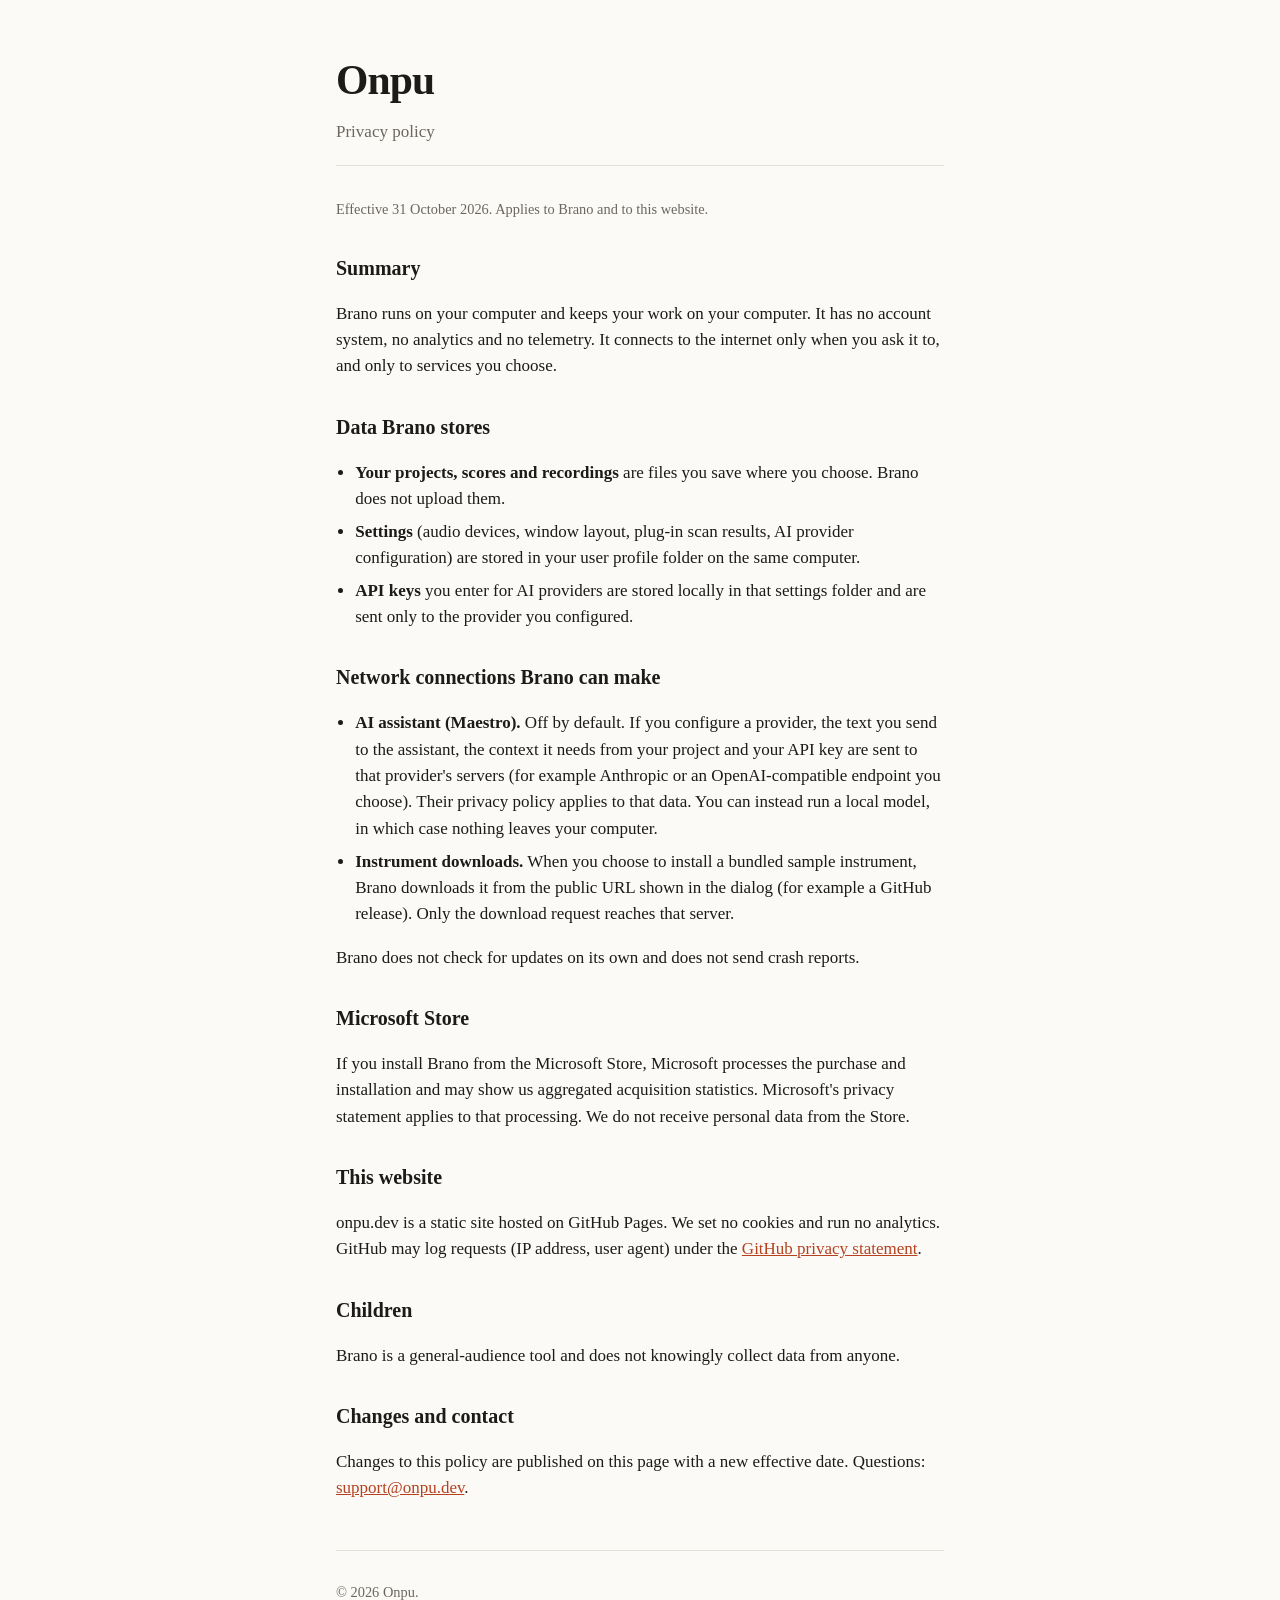
<file: privacy.html>
<!doctype html>
<html lang="en">
<head>
  <meta charset="utf-8">
  <meta name="viewport" content="width=device-width, initial-scale=1">
  <title>Privacy policy · Onpu</title>
  <link rel="stylesheet" href="style.css">
</head>
<body>
  <header>
    <h1><a href="index.html">Onpu</a></h1>
    <p class="tagline">Privacy policy</p>
  </header>
  <main>
    <p class="meta">Effective 31 October 2026. Applies to Brano and to this website.</p>

    <section>
      <h2>Summary</h2>
      <p>Brano runs on your computer and keeps your work on your computer. It has no account system, no analytics and no telemetry. It connects to the internet only when you ask it to, and only to services you choose.</p>
    </section>

    <section>
      <h2>Data Brano stores</h2>
      <ul>
        <li><strong>Your projects, scores and recordings</strong> are files you save where you choose. Brano does not upload them.</li>
        <li><strong>Settings</strong> (audio devices, window layout, plug-in scan results, AI provider configuration) are stored in your user profile folder on the same computer.</li>
        <li><strong>API keys</strong> you enter for AI providers are stored locally in that settings folder and are sent only to the provider you configured.</li>
      </ul>
    </section>

    <section>
      <h2>Network connections Brano can make</h2>
      <ul>
        <li><strong>AI assistant (Maestro).</strong> Off by default. If you configure a provider, the text you send to the assistant, the context it needs from your project and your API key are sent to that provider's servers (for example Anthropic or an OpenAI-compatible endpoint you choose). Their privacy policy applies to that data. You can instead run a local model, in which case nothing leaves your computer.</li>
        <li><strong>Instrument downloads.</strong> When you choose to install a bundled sample instrument, Brano downloads it from the public URL shown in the dialog (for example a GitHub release). Only the download request reaches that server.</li>
      </ul>
      <p>Brano does not check for updates on its own and does not send crash reports.</p>
    </section>

    <section>
      <h2>Microsoft Store</h2>
      <p>If you install Brano from the Microsoft Store, Microsoft processes the purchase and installation and may show us aggregated acquisition statistics. Microsoft's privacy statement applies to that processing. We do not receive personal data from the Store.</p>
    </section>

    <section>
      <h2>This website</h2>
      <p>onpu.dev is a static site hosted on GitHub Pages. We set no cookies and run no analytics. GitHub may log requests (IP address, user agent) under the <a href="https://docs.github.com/site-policy/privacy-policies/github-general-privacy-statement">GitHub privacy statement</a>.</p>
    </section>

    <section>
      <h2>Children</h2>
      <p>Brano is a general-audience tool and does not knowingly collect data from anyone.</p>
    </section>

    <section>
      <h2>Changes and contact</h2>
      <p>Changes to this policy are published on this page with a new effective date. Questions: <a href="mailto:support@onpu.dev">support@onpu.dev</a>.</p>
    </section>
  </main>
  <footer>
    <p>© 2026 Onpu.</p>
  </footer>
</body>
</html>
</file>
<file: style.css>
:root {
  --bg: #fbfaf7;
  --fg: #1c1b19;
  --muted: #6b6760;
  --accent: #b5411f;
  --rule: #e4e0d8;
}
@media (prefers-color-scheme: dark) {
  :root {
    --bg: #15151a;
    --fg: #ece9e2;
    --muted: #9a958c;
    --accent: #f08a62;
    --rule: #2b2b33;
  }
}
* { box-sizing: border-box; }
html { background: var(--bg); color: var(--fg); }
body {
  margin: 0 auto;
  padding: 3rem 1rem 4rem;
  max-width: 40rem;
  font: 17px/1.55 Georgia, "Iowan Old Style", "Palatino Linotype", serif;
}
header { border-bottom: 1px solid var(--rule); padding-bottom: 1.25rem; margin-bottom: 2rem; }
h1 { font-size: 2.6rem; margin: 0; letter-spacing: -0.02em; font-weight: 600; }
h1 a { color: inherit; text-decoration: none; }
.tagline { color: var(--muted); margin: 0.4rem 0 0; }
.meta { color: var(--muted); font-size: 0.9rem; }
h2 { font-size: 1.25rem; margin: 2rem 0 0.5rem; }
section + section { margin-top: 0.5rem; }
ul { padding-left: 1.2rem; }
li + li { margin-top: 0.4rem; }
a { color: var(--accent); }
footer { margin-top: 3rem; border-top: 1px solid var(--rule); padding-top: 1rem; color: var(--muted); font-size: 0.9rem; }
</file>
<file: brano/brano.css>
:root {
  --ink: #0b1017;
  --ink-2: #111820;
  --ink-3: #18212c;
  --rule: #263241;
  --paper: #f4efe5;
  --muted: #9aa6b4;
  --blue: #3478f6;
  --blue-hi: #6ea0ff;
  --gold: #e8b64a;
}
* { box-sizing: border-box; }
html { background: var(--ink); color: var(--paper); scroll-behavior: smooth; }
body {
  margin: 0;
  font: 17px/1.6 "IBM Plex Sans", "Segoe UI", system-ui, -apple-system, "Helvetica Neue", Arial, sans-serif;
  -webkit-font-smoothing: antialiased;
}
a { color: var(--blue-hi); }
img { max-width: 100%; height: auto; display: block; }
.wrap { max-width: 72rem; margin: 0 auto; padding: 0 1.25rem; }

.nav { display: flex; align-items: center; justify-content: space-between; padding: 1.25rem 0; }
.nav img { height: 2rem; width: auto; }
.nav ul { display: flex; gap: 1.5rem; list-style: none; margin: 0; padding: 0; font-size: 0.95rem; }
.nav a { color: var(--muted); text-decoration: none; }
.nav a:hover { color: var(--paper); }

.hero {
  padding: 3.5rem 0 0;
  text-align: center;
  background:
    radial-gradient(60rem 28rem at 50% 0%, rgba(52, 120, 246, 0.22), transparent 70%),
    linear-gradient(var(--ink-2), var(--ink));
}
.badge {
  display: inline-block; padding: 0.15rem 0.7rem; border: 1px solid var(--gold); border-radius: 999px;
  color: var(--gold); font-size: 0.75rem; letter-spacing: 0.12em; text-transform: uppercase;
}
.hero h1 {
  font-size: clamp(2.3rem, 6vw, 4.2rem); line-height: 1.05; letter-spacing: -0.03em;
  margin: 1.1rem auto 1rem; max-width: 16ch; font-weight: 650;
}
.hero h1 em { font-style: normal; color: var(--blue-hi); }
.lede { color: var(--muted); font-size: 1.15rem; max-width: 40rem; margin: 0 auto 2rem; }
.cta { display: flex; gap: 0.8rem; justify-content: center; flex-wrap: wrap; }
.btn {
  display: inline-block; padding: 0.8rem 1.4rem; border-radius: 0.6rem; text-decoration: none;
  font-weight: 600; border: 1px solid var(--rule); color: var(--paper); background: var(--ink-3);
}
.btn:hover { border-color: var(--blue-hi); }
.btn.primary { background: var(--blue); border-color: var(--blue); color: #fff; }
.btn.primary:hover { background: var(--blue-hi); border-color: var(--blue-hi); }
.platforms { color: var(--muted); font-size: 0.9rem; margin: 1rem 0 0; }

.shot {
  border: 1px solid var(--rule); border-radius: 0.75rem; overflow: hidden;
  box-shadow: 0 2rem 5rem rgba(0, 0, 0, 0.55), 0 0 0 1px rgba(255, 255, 255, 0.03);
  background: var(--ink-2);
}
.hero .shot { margin: 3rem auto 0; }

section.feature { padding: 5rem 0 0; }
.feature .row { display: grid; grid-template-columns: minmax(0, 5fr) minmax(0, 8fr); gap: 3rem; align-items: center; }
.feature:nth-of-type(even) .row { grid-template-columns: minmax(0, 8fr) minmax(0, 5fr); }
.feature:nth-of-type(even) .copy { order: 2; }
.eyebrow { color: var(--blue-hi); font-size: 0.8rem; letter-spacing: 0.14em; text-transform: uppercase; margin: 0 0 0.6rem; }
.feature h2 { font-size: clamp(1.6rem, 3vw, 2.2rem); line-height: 1.15; letter-spacing: -0.02em; margin: 0 0 0.8rem; font-weight: 650; }
.feature p { color: var(--muted); margin: 0 0 0.8rem; }

.grid { padding: 5rem 0 0; }
.grid h2 { font-size: 1.6rem; letter-spacing: -0.02em; margin: 0 0 1.5rem; }
.cards { display: grid; grid-template-columns: repeat(auto-fit, minmax(16rem, 1fr)); gap: 1rem; }
.card { background: var(--ink-2); border: 1px solid var(--rule); border-radius: 0.75rem; padding: 1.2rem 1.3rem; }
.card h3 { margin: 0 0 0.35rem; font-size: 1.05rem; }
.card p { margin: 0; color: var(--muted); font-size: 0.95rem; }

.closing { text-align: center; padding: 6rem 0 5rem; }
.closing h2 { font-size: clamp(1.8rem, 4vw, 2.6rem); letter-spacing: -0.02em; margin: 0 0 1.5rem; }

footer { border-top: 1px solid var(--rule); padding: 1.5rem 0 3rem; color: var(--muted); font-size: 0.85rem; }
footer .wrap { display: flex; gap: 1.5rem; flex-wrap: wrap; justify-content: space-between; }
footer a { color: var(--muted); }

@media (max-width: 52rem) {
  .feature .row, .feature:nth-of-type(even) .row { grid-template-columns: 1fr; gap: 1.5rem; }
  .feature:nth-of-type(even) .copy { order: 0; }
  .nav ul li.opt { display: none; }
  section.feature { padding-top: 3.5rem; }
}
</file>
<file: brano/download/download.css>
.downloads { padding: 1rem 0 4rem; }
.downloads h1 { font-size: clamp(2rem, 5vw, 3rem); line-height: 1.1; letter-spacing: -0.03em; margin: 1.5rem 0 0.6rem; font-weight: 650; }
.downloads .lede { margin: 0 0 2rem; max-width: 46rem; }
.downloads h2 { font-size: 1.3rem; letter-spacing: -0.01em; margin: 2.5rem 0 0.8rem; }
.downloads p, .downloads li { color: var(--muted); }
.release { color: var(--paper); font-weight: 600; }
.files { display: grid; gap: 1rem; }
.file {
  display: grid; grid-template-columns: minmax(0, 1fr) auto; gap: 0.4rem 1.5rem; align-items: center;
  background: var(--ink-2); border: 1px solid var(--rule); border-radius: 0.75rem; padding: 1.2rem 1.3rem;
}
.file h3 { margin: 0; font-size: 1.1rem; }
.file .req { margin: 0.15rem 0 0; font-size: 0.95rem; }
.file .meta { grid-column: 1 / -1; margin: 0.4rem 0 0; font-size: 0.85rem; overflow-wrap: anywhere; }
.file .meta code { font: 0.8rem/1.5 ui-monospace, SFMono-Regular, Menlo, Consolas, monospace; color: var(--paper); }
.file .btn { white-space: nowrap; }
.downloads pre {
  background: var(--ink-2); border: 1px solid var(--rule); border-radius: 0.6rem; padding: 0.8rem 1rem;
  overflow-x: auto; font: 0.85rem/1.5 ui-monospace, SFMono-Regular, Menlo, Consolas, monospace; color: var(--paper);
}
@media (max-width: 40rem) {
  .file { grid-template-columns: 1fr; }
}
</file>
<file: brano/help/help.css>
/* Brano help pages. Builds on ../brano.css (tokens, .wrap, .nav, footer). */
html { scroll-padding-top: 1.5rem; }
.help-head { border-bottom: 1px solid var(--rule); background: linear-gradient(var(--ink-2), var(--ink)); }
.help-head .title { padding: 1.5rem 0 2.25rem; }
.help-head h1 { font-size: clamp(1.9rem, 4vw, 2.7rem); letter-spacing: -0.025em; line-height: 1.1; margin: 0 0 0.5rem; font-weight: 650; }
.help-head p { color: var(--muted); margin: 0; max-width: 44rem; }

.layout { display: grid; grid-template-columns: 15rem minmax(0, 1fr); gap: 3rem; padding-top: 2.5rem; padding-bottom: 4rem; }
.toc { position: sticky; top: 1.5rem; align-self: start; max-height: calc(100vh - 3rem); overflow-y: auto; font-size: 0.92rem; }
.toc p { color: var(--blue-hi); font-size: 0.75rem; letter-spacing: 0.14em; text-transform: uppercase; margin: 0 0 0.6rem; }
.toc ol { list-style: none; margin: 0; padding: 0; border-left: 1px solid var(--rule); }
.toc a { display: block; padding: 0.28rem 0 0.28rem 0.9rem; color: var(--muted); text-decoration: none; margin-left: -1px; border-left: 1px solid transparent; }
.toc a:hover { color: var(--paper); border-left-color: var(--blue-hi); }

.doc { max-width: 48rem; min-width: 0; }
.doc section { padding-bottom: 2.75rem; margin-bottom: 2.75rem; border-bottom: 1px solid var(--rule); }
.doc section:last-child { border-bottom: 0; margin-bottom: 0; }
.doc h2 { font-size: 1.65rem; letter-spacing: -0.02em; line-height: 1.2; margin: 0 0 0.9rem; font-weight: 650; }
.doc h3 { font-size: 1.1rem; margin: 1.9rem 0 0.5rem; }
.doc p, .doc li { color: #c3ccd7; }
.doc p { margin: 0 0 0.9rem; }
.doc ul, .doc ol { padding-left: 1.3rem; margin: 0 0 1rem; }
.doc li + li { margin-top: 0.35rem; }
.doc strong { color: var(--paper); font-weight: 600; }
.doc code { font: 0.88em ui-monospace, "SF Mono", "Cascadia Mono", Menlo, Consolas, monospace; background: var(--ink-3); border: 1px solid var(--rule); border-radius: 0.3rem; padding: 0.08em 0.35em; color: var(--paper); overflow-wrap: anywhere; }
kbd { font: 0.82em ui-monospace, "SF Mono", "Cascadia Mono", Menlo, Consolas, monospace; background: var(--ink-3); border: 1px solid var(--rule); border-bottom-width: 2px; border-radius: 0.35rem; padding: 0.1em 0.45em; color: var(--paper); white-space: nowrap; }
.ui { color: var(--paper); font-weight: 600; white-space: nowrap; }

figure.clip { margin: 1.4rem 0 1.6rem; }
figure.clip video { display: block; width: 100%; height: auto; border: 1px solid var(--rule); border-radius: 0.6rem; background: var(--ink-2); box-shadow: 0 1.2rem 3rem rgba(0, 0, 0, 0.45); }
figure.clip figcaption { color: var(--muted); font-size: 0.88rem; margin-top: 0.6rem; }

.note { border: 1px solid var(--rule); border-left: 3px solid var(--gold); border-radius: 0.5rem; background: var(--ink-2); padding: 0.85rem 1rem; margin: 1.2rem 0; }
.note p { margin: 0; font-size: 0.95rem; }
.note p + p { margin-top: 0.5rem; }
.note.info { border-left-color: var(--blue-hi); }

.tablewrap { overflow-x: auto; margin: 1.1rem 0 1.3rem; border: 1px solid var(--rule); border-radius: 0.6rem; }
table { border-collapse: collapse; width: 100%; font-size: 0.92rem; }
th, td { text-align: left; padding: 0.6rem 0.8rem; border-bottom: 1px solid var(--rule); vertical-align: top; color: #c3ccd7; }
th { color: var(--muted); font-weight: 600; font-size: 0.78rem; letter-spacing: 0.06em; text-transform: uppercase; background: var(--ink-2); white-space: nowrap; }
tr:last-child td { border-bottom: 0; }
td.num { white-space: nowrap; font-variant-numeric: tabular-nums; }
.tag { display: inline-block; font-size: 0.72rem; letter-spacing: 0.06em; text-transform: uppercase; border: 1px solid var(--rule); border-radius: 999px; padding: 0.05rem 0.5rem; color: var(--muted); white-space: nowrap; }
.tag.free { color: #7fd6a4; border-color: #2f5f47; }
.tag.pick { color: var(--gold); border-color: #6b5622; }

@media (max-width: 60rem) {
  .layout { grid-template-columns: 1fr; gap: 1.5rem; padding-top: 1.5rem; }
  .toc { position: static; max-height: none; border: 1px solid var(--rule); border-radius: 0.6rem; padding: 1rem 1.1rem; background: var(--ink-2); }
  .toc ol { border-left: 0; columns: 2; column-gap: 1.5rem; }
  .toc a { padding-left: 0; }
}
@media (max-width: 32rem) { .toc ol { columns: 1; } }
@media (prefers-reduced-motion: reduce) { html { scroll-behavior: auto; } }
</file>
<file: brano/releases/releases.css>
.notes { padding: 1rem 0 4rem; }
.notes .wrap { max-width: 52rem; }
.notes h1 { font-size: clamp(2rem, 5vw, 3rem); line-height: 1.1; letter-spacing: -0.03em; margin: 1.5rem 0 0.6rem; font-weight: 650; }
.notes .lede { margin: 0 0 1rem; max-width: 46rem; }
.notes .lede a { color: var(--paper); }
.release { border-top: 1px solid var(--rule); padding: 1.6rem 0 0.4rem; scroll-margin-top: 1rem; }
.release h2 {
  display: flex; flex-wrap: wrap; align-items: baseline; gap: 0.3rem 0.8rem;
  font-size: 1.45rem; letter-spacing: -0.01em; margin: 0 0 0.6rem;
}
.release h2 a { color: var(--paper); text-decoration: none; }
.release h2 a:hover { text-decoration: underline; }
.release h2 time { color: var(--muted); font-size: 0.9rem; font-weight: 400; margin-left: auto; font-variant-numeric: tabular-nums; }
.release h2 .badge { margin: 0; align-self: center; }
.release h3 { font-size: 0.8rem; letter-spacing: 0.08em; text-transform: uppercase; color: var(--muted); margin: 1.3rem 0 0.4rem; }
.release p, .release li { color: var(--muted); line-height: 1.6; }
.release p { margin: 0 0 0.8rem; }
.release ul { margin: 0 0 0.8rem; padding-left: 1.2rem; }
.release li { margin: 0 0 0.45rem; overflow-wrap: anywhere; }
.release code {
  font: 0.85em/1.4 ui-monospace, SFMono-Regular, Menlo, Consolas, monospace; color: var(--paper);
  background: var(--ink-3); border-radius: 0.3rem; padding: 0.08em 0.35em;
}
</file>
